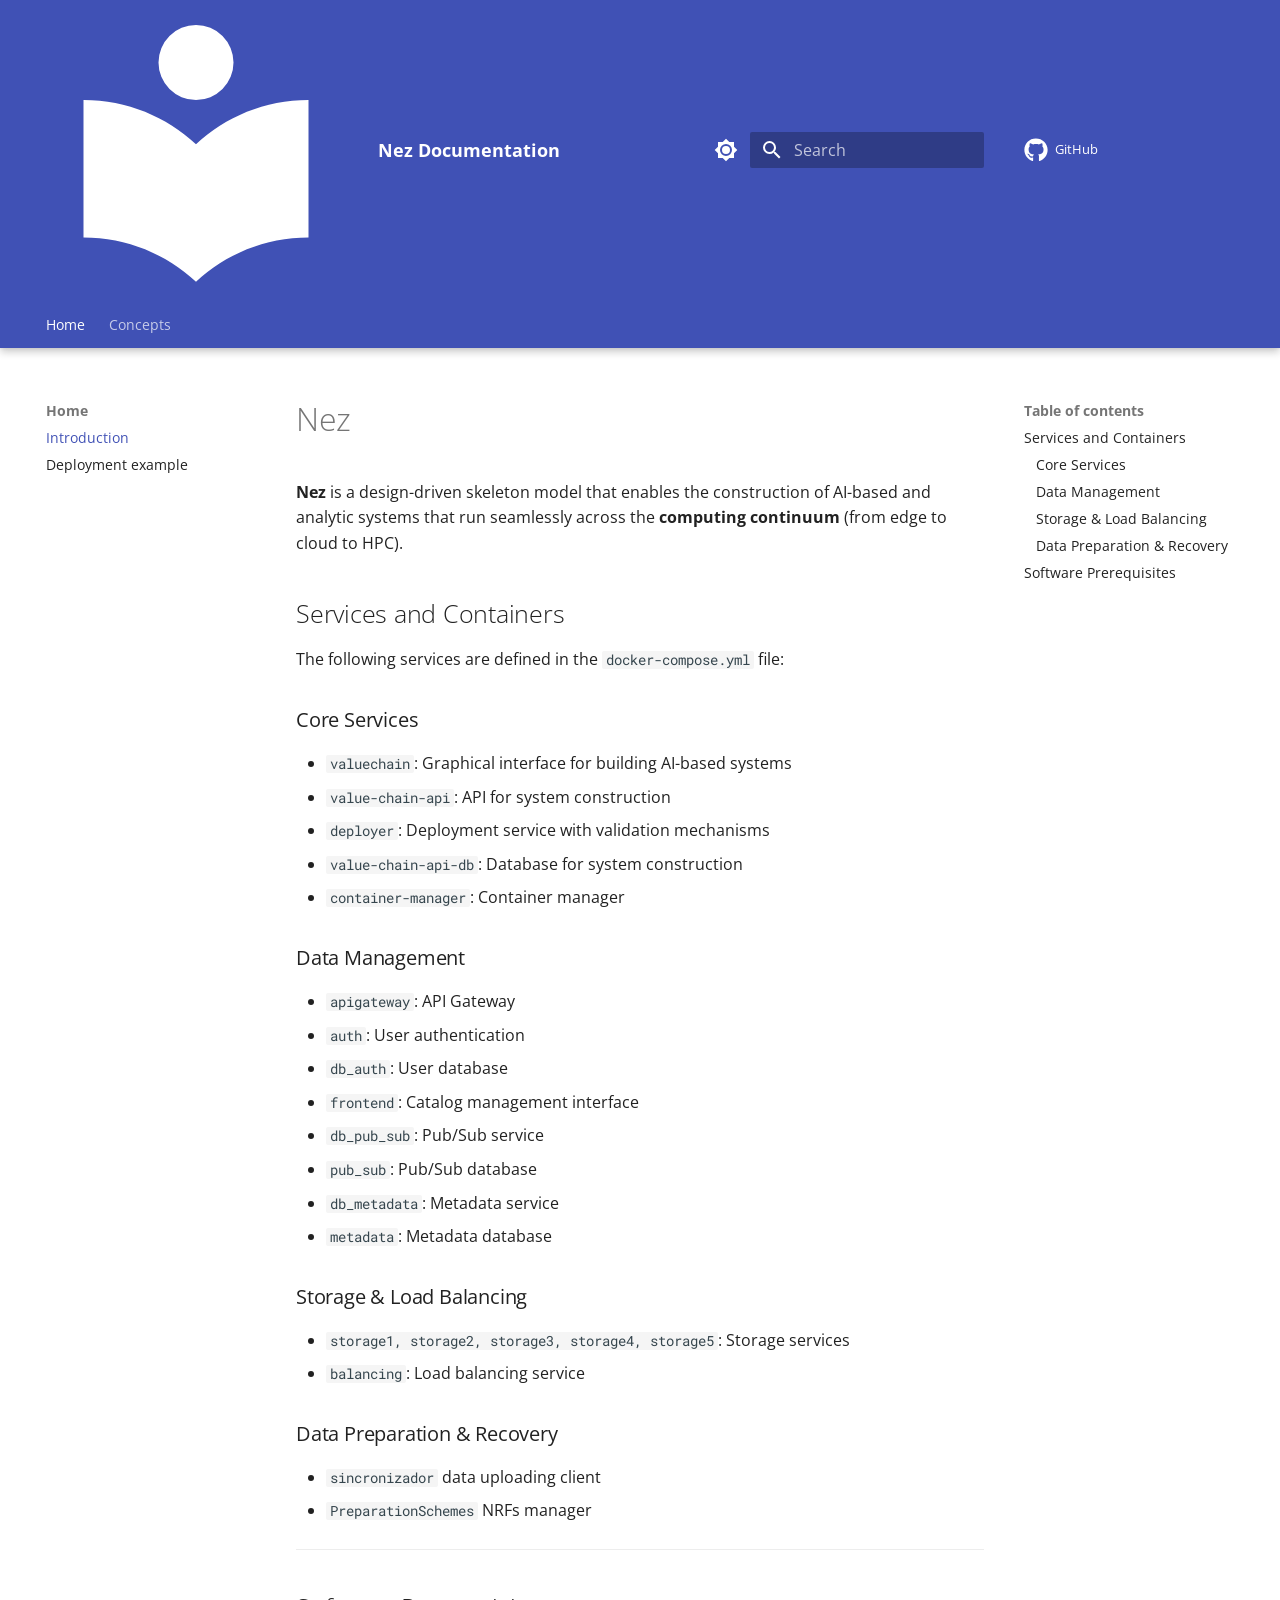
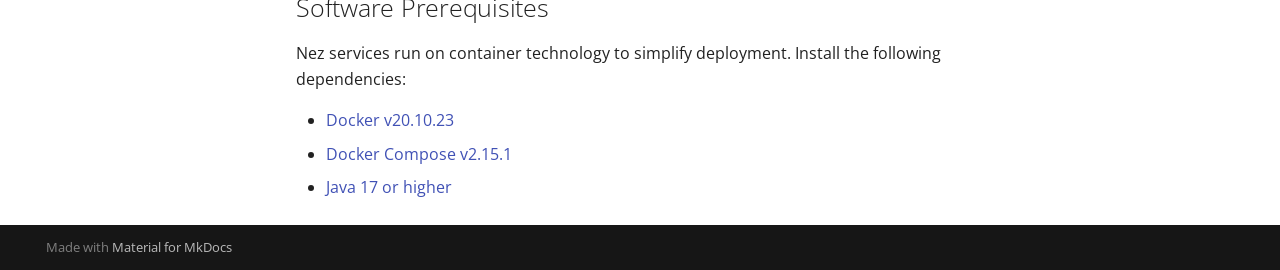
<file: index.html>
<!doctype html>
<html lang="en" class="no-js">
  <head>
    
      <meta charset="utf-8">
      <meta name="viewport" content="width=device-width,initial-scale=1">
      
      
      
        <link rel="canonical" href="https://coco-arcos.github.io/nez/">
      
      
      
        <link rel="next" href="example_deployment/">
      
      
        
      
      
      <link rel="icon" href="assets/images/favicon.png">
      <meta name="generator" content="mkdocs-1.6.1, mkdocs-material-9.7.6">
    
    
      
        <title>Introduction - Nez Documentation</title>
      
    
    
      <link rel="stylesheet" href="assets/stylesheets/main.484c7ddc.min.css">
      
        
        <link rel="stylesheet" href="assets/stylesheets/palette.ab4e12ef.min.css">
      
      


    
    
      
    
    
      
        
        
        <link rel="preconnect" href="https://fonts.gstatic.com" crossorigin>
        <link rel="stylesheet" href="https://fonts.googleapis.com/css?family=Open+Sans:300,300i,400,400i,700,700i%7CRoboto+Mono:400,400i,700,700i&display=fallback">
        <style>:root{--md-text-font:"Open Sans";--md-code-font:"Roboto Mono"}</style>
      
    
    
      <link rel="stylesheet" href="stylesheets/extra.css">
    
    <script>__md_scope=new URL(".",location),__md_hash=e=>[...e].reduce(((e,_)=>(e<<5)-e+_.charCodeAt(0)),0),__md_get=(e,_=localStorage,t=__md_scope)=>JSON.parse(_.getItem(t.pathname+"."+e)),__md_set=(e,_,t=localStorage,a=__md_scope)=>{try{t.setItem(a.pathname+"."+e,JSON.stringify(_))}catch(e){}}</script>
    
      

    
    
  </head>
  
  
    
    
      
    
    
    
    
    <body dir="ltr" data-md-color-scheme="default" data-md-color-primary="indigo" data-md-color-accent="indigo">
  
    
    <input class="md-toggle" data-md-toggle="drawer" type="checkbox" id="__drawer" autocomplete="off">
    <input class="md-toggle" data-md-toggle="search" type="checkbox" id="__search" autocomplete="off">
    <label class="md-overlay" for="__drawer"></label>
    <div data-md-component="skip">
      
        
        <a href="#nez" class="md-skip">
          Skip to content
        </a>
      
    </div>
    <div data-md-component="announce">
      
    </div>
    
    
      

  

<header class="md-header md-header--shadow md-header--lifted" data-md-component="header">
  <nav class="md-header__inner md-grid" aria-label="Header">
    <a href="." title="Nez Documentation" class="md-header__button md-logo" aria-label="Nez Documentation" data-md-component="logo">
      
  
  <svg xmlns="http://www.w3.org/2000/svg" viewBox="0 0 24 24"><path d="M12 8a3 3 0 0 0 3-3 3 3 0 0 0-3-3 3 3 0 0 0-3 3 3 3 0 0 0 3 3m0 3.54C9.64 9.35 6.5 8 3 8v11c3.5 0 6.64 1.35 9 3.54 2.36-2.19 5.5-3.54 9-3.54V8c-3.5 0-6.64 1.35-9 3.54"/></svg>

    </a>
    <label class="md-header__button md-icon" for="__drawer">
      
      <svg xmlns="http://www.w3.org/2000/svg" viewBox="0 0 24 24"><path d="M3 6h18v2H3zm0 5h18v2H3zm0 5h18v2H3z"/></svg>
    </label>
    <div class="md-header__title" data-md-component="header-title">
      <div class="md-header__ellipsis">
        <div class="md-header__topic">
          <span class="md-ellipsis">
            Nez Documentation
          </span>
        </div>
        <div class="md-header__topic" data-md-component="header-topic">
          <span class="md-ellipsis">
            
              Introduction
            
          </span>
        </div>
      </div>
    </div>
    
      
        <form class="md-header__option" data-md-component="palette">
  
    
    
    
    <input class="md-option" data-md-color-media="" data-md-color-scheme="default" data-md-color-primary="indigo" data-md-color-accent="indigo"  aria-label="Switch to dark mode"  type="radio" name="__palette" id="__palette_0">
    
      <label class="md-header__button md-icon" title="Switch to dark mode" for="__palette_1" hidden>
        <svg xmlns="http://www.w3.org/2000/svg" viewBox="0 0 24 24"><path d="M12 8a4 4 0 0 0-4 4 4 4 0 0 0 4 4 4 4 0 0 0 4-4 4 4 0 0 0-4-4m0 10a6 6 0 0 1-6-6 6 6 0 0 1 6-6 6 6 0 0 1 6 6 6 6 0 0 1-6 6m8-9.31V4h-4.69L12 .69 8.69 4H4v4.69L.69 12 4 15.31V20h4.69L12 23.31 15.31 20H20v-4.69L23.31 12z"/></svg>
      </label>
    
  
    
    
    
    <input class="md-option" data-md-color-media="" data-md-color-scheme="slate" data-md-color-primary="indigo" data-md-color-accent="indigo"  aria-label="Switch to light mode"  type="radio" name="__palette" id="__palette_1">
    
      <label class="md-header__button md-icon" title="Switch to light mode" for="__palette_0" hidden>
        <svg xmlns="http://www.w3.org/2000/svg" viewBox="0 0 24 24"><path d="M12 18c-.89 0-1.74-.2-2.5-.55C11.56 16.5 13 14.42 13 12s-1.44-4.5-3.5-5.45C10.26 6.2 11.11 6 12 6a6 6 0 0 1 6 6 6 6 0 0 1-6 6m8-9.31V4h-4.69L12 .69 8.69 4H4v4.69L.69 12 4 15.31V20h4.69L12 23.31 15.31 20H20v-4.69L23.31 12z"/></svg>
      </label>
    
  
</form>
      
    
    
      <script>var palette=__md_get("__palette");if(palette&&palette.color){if("(prefers-color-scheme)"===palette.color.media){var media=matchMedia("(prefers-color-scheme: light)"),input=document.querySelector(media.matches?"[data-md-color-media='(prefers-color-scheme: light)']":"[data-md-color-media='(prefers-color-scheme: dark)']");palette.color.media=input.getAttribute("data-md-color-media"),palette.color.scheme=input.getAttribute("data-md-color-scheme"),palette.color.primary=input.getAttribute("data-md-color-primary"),palette.color.accent=input.getAttribute("data-md-color-accent")}for(var[key,value]of Object.entries(palette.color))document.body.setAttribute("data-md-color-"+key,value)}</script>
    
    
    
      
      
        <label class="md-header__button md-icon" for="__search">
          
          <svg xmlns="http://www.w3.org/2000/svg" viewBox="0 0 24 24"><path d="M9.5 3A6.5 6.5 0 0 1 16 9.5c0 1.61-.59 3.09-1.56 4.23l.27.27h.79l5 5-1.5 1.5-5-5v-.79l-.27-.27A6.52 6.52 0 0 1 9.5 16 6.5 6.5 0 0 1 3 9.5 6.5 6.5 0 0 1 9.5 3m0 2C7 5 5 7 5 9.5S7 14 9.5 14 14 12 14 9.5 12 5 9.5 5"/></svg>
        </label>
        <div class="md-search" data-md-component="search" role="dialog">
  <label class="md-search__overlay" for="__search"></label>
  <div class="md-search__inner" role="search">
    <form class="md-search__form" name="search">
      <input type="text" class="md-search__input" name="query" aria-label="Search" placeholder="Search" autocapitalize="off" autocorrect="off" autocomplete="off" spellcheck="false" data-md-component="search-query" required>
      <label class="md-search__icon md-icon" for="__search">
        
        <svg xmlns="http://www.w3.org/2000/svg" viewBox="0 0 24 24"><path d="M9.5 3A6.5 6.5 0 0 1 16 9.5c0 1.61-.59 3.09-1.56 4.23l.27.27h.79l5 5-1.5 1.5-5-5v-.79l-.27-.27A6.52 6.52 0 0 1 9.5 16 6.5 6.5 0 0 1 3 9.5 6.5 6.5 0 0 1 9.5 3m0 2C7 5 5 7 5 9.5S7 14 9.5 14 14 12 14 9.5 12 5 9.5 5"/></svg>
        
        <svg xmlns="http://www.w3.org/2000/svg" viewBox="0 0 24 24"><path d="M20 11v2H8l5.5 5.5-1.42 1.42L4.16 12l7.92-7.92L13.5 5.5 8 11z"/></svg>
      </label>
      <nav class="md-search__options" aria-label="Search">
        
          <a href="javascript:void(0)" class="md-search__icon md-icon" title="Share" aria-label="Share" data-clipboard data-clipboard-text="" data-md-component="search-share" tabindex="-1">
            
            <svg xmlns="http://www.w3.org/2000/svg" viewBox="0 0 24 24"><path d="M18 16.08c-.76 0-1.44.3-1.96.77L8.91 12.7c.05-.23.09-.46.09-.7s-.04-.47-.09-.7l7.05-4.11c.54.5 1.25.81 2.04.81a3 3 0 0 0 3-3 3 3 0 0 0-3-3 3 3 0 0 0-3 3c0 .24.04.47.09.7L8.04 9.81C7.5 9.31 6.79 9 6 9a3 3 0 0 0-3 3 3 3 0 0 0 3 3c.79 0 1.5-.31 2.04-.81l7.12 4.15c-.05.21-.08.43-.08.66 0 1.61 1.31 2.91 2.92 2.91s2.92-1.3 2.92-2.91A2.92 2.92 0 0 0 18 16.08"/></svg>
          </a>
        
        <button type="reset" class="md-search__icon md-icon" title="Clear" aria-label="Clear" tabindex="-1">
          
          <svg xmlns="http://www.w3.org/2000/svg" viewBox="0 0 24 24"><path d="M19 6.41 17.59 5 12 10.59 6.41 5 5 6.41 10.59 12 5 17.59 6.41 19 12 13.41 17.59 19 19 17.59 13.41 12z"/></svg>
        </button>
      </nav>
      
        <div class="md-search__suggest" data-md-component="search-suggest"></div>
      
    </form>
    <div class="md-search__output">
      <div class="md-search__scrollwrap" tabindex="0" data-md-scrollfix>
        <div class="md-search-result" data-md-component="search-result">
          <div class="md-search-result__meta">
            Initializing search
          </div>
          <ol class="md-search-result__list" role="presentation"></ol>
        </div>
      </div>
    </div>
  </div>
</div>
      
    
    
      <div class="md-header__source">
        <a href="https://github.com/CoCo-ARCOS/Nez" title="Go to repository" class="md-source" data-md-component="source">
  <div class="md-source__icon md-icon">
    
    <svg xmlns="http://www.w3.org/2000/svg" viewBox="0 0 512 512"><!--! Font Awesome Free 7.1.0 by @fontawesome - https://fontawesome.com License - https://fontawesome.com/license/free (Icons: CC BY 4.0, Fonts: SIL OFL 1.1, Code: MIT License) Copyright 2025 Fonticons, Inc.--><path d="M173.9 397.4c0 2-2.3 3.6-5.2 3.6-3.3.3-5.6-1.3-5.6-3.6 0-2 2.3-3.6 5.2-3.6 3-.3 5.6 1.3 5.6 3.6m-31.1-4.5c-.7 2 1.3 4.3 4.3 4.9 2.6 1 5.6 0 6.2-2s-1.3-4.3-4.3-5.2c-2.6-.7-5.5.3-6.2 2.3m44.2-1.7c-2.9.7-4.9 2.6-4.6 4.9.3 2 2.9 3.3 5.9 2.6 2.9-.7 4.9-2.6 4.6-4.6-.3-1.9-3-3.2-5.9-2.9M252.8 8C114.1 8 8 113.3 8 252c0 110.9 69.8 205.8 169.5 239.2 12.8 2.3 17.3-5.6 17.3-12.1 0-6.2-.3-40.4-.3-61.4 0 0-70 15-84.7-29.8 0 0-11.4-29.1-27.8-36.6 0 0-22.9-15.7 1.6-15.4 0 0 24.9 2 38.6 25.8 21.9 38.6 58.6 27.5 72.9 20.9 2.3-16 8.8-27.1 16-33.7-55.9-6.2-112.3-14.3-112.3-110.5 0-27.5 7.6-41.3 23.6-58.9-2.6-6.5-11.1-33.3 2.6-67.9 20.9-6.5 69 27 69 27 20-5.6 41.5-8.5 62.8-8.5s42.8 2.9 62.8 8.5c0 0 48.1-33.6 69-27 13.7 34.7 5.2 61.4 2.6 67.9 16 17.7 25.8 31.5 25.8 58.9 0 96.5-58.9 104.2-114.8 110.5 9.2 7.9 17 22.9 17 46.4 0 33.7-.3 75.4-.3 83.6 0 6.5 4.6 14.4 17.3 12.1C436.2 457.8 504 362.9 504 252 504 113.3 391.5 8 252.8 8M105.2 352.9c-1.3 1-1 3.3.7 5.2 1.6 1.6 3.9 2.3 5.2 1 1.3-1 1-3.3-.7-5.2-1.6-1.6-3.9-2.3-5.2-1m-10.8-8.1c-.7 1.3.3 2.9 2.3 3.9 1.6 1 3.6.7 4.3-.7.7-1.3-.3-2.9-2.3-3.9-2-.6-3.6-.3-4.3.7m32.4 35.6c-1.6 1.3-1 4.3 1.3 6.2 2.3 2.3 5.2 2.6 6.5 1 1.3-1.3.7-4.3-1.3-6.2-2.2-2.3-5.2-2.6-6.5-1m-11.4-14.7c-1.6 1-1.6 3.6 0 5.9s4.3 3.3 5.6 2.3c1.6-1.3 1.6-3.9 0-6.2-1.4-2.3-4-3.3-5.6-2"/></svg>
  </div>
  <div class="md-source__repository">
    GitHub
  </div>
</a>
      </div>
    
  </nav>
  
    
      
<nav class="md-tabs" aria-label="Tabs" data-md-component="tabs">
  <div class="md-grid">
    <ul class="md-tabs__list">
      
        
  
  
  
    
  
  
    
    
      <li class="md-tabs__item md-tabs__item--active">
        <a href="." class="md-tabs__link">
          
  
  
  Home

        </a>
      </li>
    
  

      
        
  
  
  
  
    
    
      <li class="md-tabs__item">
        <a href="concepts/" class="md-tabs__link">
          
  
  
  Concepts

        </a>
      </li>
    
  

      
    </ul>
  </div>
</nav>
    
  
</header>
    
    <div class="md-container" data-md-component="container">
      
      
        
      
      <main class="md-main" data-md-component="main">
        <div class="md-main__inner md-grid">
          
            
              
              <div class="md-sidebar md-sidebar--primary" data-md-component="sidebar" data-md-type="navigation" >
                <div class="md-sidebar__scrollwrap">
                  <div class="md-sidebar__inner">
                    


  


<nav class="md-nav md-nav--primary md-nav--lifted" aria-label="Navigation" data-md-level="0">
  <label class="md-nav__title" for="__drawer">
    <a href="." title="Nez Documentation" class="md-nav__button md-logo" aria-label="Nez Documentation" data-md-component="logo">
      
  
  <svg xmlns="http://www.w3.org/2000/svg" viewBox="0 0 24 24"><path d="M12 8a3 3 0 0 0 3-3 3 3 0 0 0-3-3 3 3 0 0 0-3 3 3 3 0 0 0 3 3m0 3.54C9.64 9.35 6.5 8 3 8v11c3.5 0 6.64 1.35 9 3.54 2.36-2.19 5.5-3.54 9-3.54V8c-3.5 0-6.64 1.35-9 3.54"/></svg>

    </a>
    Nez Documentation
  </label>
  
    <div class="md-nav__source">
      <a href="https://github.com/CoCo-ARCOS/Nez" title="Go to repository" class="md-source" data-md-component="source">
  <div class="md-source__icon md-icon">
    
    <svg xmlns="http://www.w3.org/2000/svg" viewBox="0 0 512 512"><!--! Font Awesome Free 7.1.0 by @fontawesome - https://fontawesome.com License - https://fontawesome.com/license/free (Icons: CC BY 4.0, Fonts: SIL OFL 1.1, Code: MIT License) Copyright 2025 Fonticons, Inc.--><path d="M173.9 397.4c0 2-2.3 3.6-5.2 3.6-3.3.3-5.6-1.3-5.6-3.6 0-2 2.3-3.6 5.2-3.6 3-.3 5.6 1.3 5.6 3.6m-31.1-4.5c-.7 2 1.3 4.3 4.3 4.9 2.6 1 5.6 0 6.2-2s-1.3-4.3-4.3-5.2c-2.6-.7-5.5.3-6.2 2.3m44.2-1.7c-2.9.7-4.9 2.6-4.6 4.9.3 2 2.9 3.3 5.9 2.6 2.9-.7 4.9-2.6 4.6-4.6-.3-1.9-3-3.2-5.9-2.9M252.8 8C114.1 8 8 113.3 8 252c0 110.9 69.8 205.8 169.5 239.2 12.8 2.3 17.3-5.6 17.3-12.1 0-6.2-.3-40.4-.3-61.4 0 0-70 15-84.7-29.8 0 0-11.4-29.1-27.8-36.6 0 0-22.9-15.7 1.6-15.4 0 0 24.9 2 38.6 25.8 21.9 38.6 58.6 27.5 72.9 20.9 2.3-16 8.8-27.1 16-33.7-55.9-6.2-112.3-14.3-112.3-110.5 0-27.5 7.6-41.3 23.6-58.9-2.6-6.5-11.1-33.3 2.6-67.9 20.9-6.5 69 27 69 27 20-5.6 41.5-8.5 62.8-8.5s42.8 2.9 62.8 8.5c0 0 48.1-33.6 69-27 13.7 34.7 5.2 61.4 2.6 67.9 16 17.7 25.8 31.5 25.8 58.9 0 96.5-58.9 104.2-114.8 110.5 9.2 7.9 17 22.9 17 46.4 0 33.7-.3 75.4-.3 83.6 0 6.5 4.6 14.4 17.3 12.1C436.2 457.8 504 362.9 504 252 504 113.3 391.5 8 252.8 8M105.2 352.9c-1.3 1-1 3.3.7 5.2 1.6 1.6 3.9 2.3 5.2 1 1.3-1 1-3.3-.7-5.2-1.6-1.6-3.9-2.3-5.2-1m-10.8-8.1c-.7 1.3.3 2.9 2.3 3.9 1.6 1 3.6.7 4.3-.7.7-1.3-.3-2.9-2.3-3.9-2-.6-3.6-.3-4.3.7m32.4 35.6c-1.6 1.3-1 4.3 1.3 6.2 2.3 2.3 5.2 2.6 6.5 1 1.3-1.3.7-4.3-1.3-6.2-2.2-2.3-5.2-2.6-6.5-1m-11.4-14.7c-1.6 1-1.6 3.6 0 5.9s4.3 3.3 5.6 2.3c1.6-1.3 1.6-3.9 0-6.2-1.4-2.3-4-3.3-5.6-2"/></svg>
  </div>
  <div class="md-source__repository">
    GitHub
  </div>
</a>
    </div>
  
  <ul class="md-nav__list" data-md-scrollfix>
    
      
      
  
  
    
  
  
  
    
    
    
    
      
        
        
      
      
        
      
    
    
    <li class="md-nav__item md-nav__item--active md-nav__item--section md-nav__item--nested">
      
        
        
        <input class="md-nav__toggle md-toggle " type="checkbox" id="__nav_1" checked>
        
          
          <label class="md-nav__link" for="__nav_1" id="__nav_1_label" tabindex="">
            
  
  
  <span class="md-ellipsis">
    
  
    Home
  

    
  </span>
  
  

            <span class="md-nav__icon md-icon"></span>
          </label>
        
        <nav class="md-nav" data-md-level="1" aria-labelledby="__nav_1_label" aria-expanded="true">
          <label class="md-nav__title" for="__nav_1">
            <span class="md-nav__icon md-icon"></span>
            
  
    Home
  

          </label>
          <ul class="md-nav__list" data-md-scrollfix>
            
              
                
  
  
    
  
  
  
    <li class="md-nav__item md-nav__item--active">
      
      <input class="md-nav__toggle md-toggle" type="checkbox" id="__toc">
      
      
        
      
      
        <label class="md-nav__link md-nav__link--active" for="__toc">
          
  
  
  <span class="md-ellipsis">
    
  
    Introduction
  

    
  </span>
  
  

          <span class="md-nav__icon md-icon"></span>
        </label>
      
      <a href="." class="md-nav__link md-nav__link--active">
        
  
  
  <span class="md-ellipsis">
    
  
    Introduction
  

    
  </span>
  
  

      </a>
      
        

<nav class="md-nav md-nav--secondary" aria-label="Table of contents">
  
  
  
    
  
  
    <label class="md-nav__title" for="__toc">
      <span class="md-nav__icon md-icon"></span>
      Table of contents
    </label>
    <ul class="md-nav__list" data-md-component="toc" data-md-scrollfix>
      
        <li class="md-nav__item">
  <a href="#services-and-containers" class="md-nav__link">
    <span class="md-ellipsis">
      
        Services and Containers
      
    </span>
  </a>
  
    <nav class="md-nav" aria-label="Services and Containers">
      <ul class="md-nav__list">
        
          <li class="md-nav__item">
  <a href="#core-services" class="md-nav__link">
    <span class="md-ellipsis">
      
        Core Services
      
    </span>
  </a>
  
</li>
        
          <li class="md-nav__item">
  <a href="#data-management" class="md-nav__link">
    <span class="md-ellipsis">
      
        Data Management
      
    </span>
  </a>
  
</li>
        
          <li class="md-nav__item">
  <a href="#storage-load-balancing" class="md-nav__link">
    <span class="md-ellipsis">
      
        Storage &amp; Load Balancing
      
    </span>
  </a>
  
</li>
        
          <li class="md-nav__item">
  <a href="#data-preparation-recovery" class="md-nav__link">
    <span class="md-ellipsis">
      
        Data Preparation &amp; Recovery
      
    </span>
  </a>
  
</li>
        
      </ul>
    </nav>
  
</li>
      
        <li class="md-nav__item">
  <a href="#software-prerequisites" class="md-nav__link">
    <span class="md-ellipsis">
      
        Software Prerequisites
      
    </span>
  </a>
  
</li>
      
    </ul>
  
</nav>
      
    </li>
  

              
            
              
                
  
  
  
  
    <li class="md-nav__item">
      <a href="example_deployment/" class="md-nav__link">
        
  
  
  <span class="md-ellipsis">
    
  
    Deployment example
  

    
  </span>
  
  

      </a>
    </li>
  

              
            
          </ul>
        </nav>
      
    </li>
  

    
      
      
  
  
  
  
    
    
    
    
      
      
        
      
    
    
    <li class="md-nav__item md-nav__item--nested">
      
        
        
        <input class="md-nav__toggle md-toggle " type="checkbox" id="__nav_2" >
        
          
          <label class="md-nav__link" for="__nav_2" id="__nav_2_label" tabindex="0">
            
  
  
  <span class="md-ellipsis">
    
  
    Concepts
  

    
  </span>
  
  

            <span class="md-nav__icon md-icon"></span>
          </label>
        
        <nav class="md-nav" data-md-level="1" aria-labelledby="__nav_2_label" aria-expanded="false">
          <label class="md-nav__title" for="__nav_2">
            <span class="md-nav__icon md-icon"></span>
            
  
    Concepts
  

          </label>
          <ul class="md-nav__list" data-md-scrollfix>
            
              
                
  
  
  
  
    <li class="md-nav__item">
      <a href="concepts/" class="md-nav__link">
        
  
  
  <span class="md-ellipsis">
    
  
    Nez
  

    
  </span>
  
  

      </a>
    </li>
  

              
            
              
                
  
  
  
  
    <li class="md-nav__item">
      <a href="concepts/overview/" class="md-nav__link">
        
  
  
  <span class="md-ellipsis">
    
  
    Overview
  

    
  </span>
  
  

      </a>
    </li>
  

              
            
              
                
  
  
  
  
    <li class="md-nav__item">
      <a href="concepts/architecture/" class="md-nav__link">
        
  
  
  <span class="md-ellipsis">
    
  
    Architecture
  

    
  </span>
  
  

      </a>
    </li>
  

              
            
              
                
  
  
  
  
    <li class="md-nav__item">
      <a href="concepts/features/" class="md-nav__link">
        
  
  
  <span class="md-ellipsis">
    
  
    Features
  

    
  </span>
  
  

      </a>
    </li>
  

              
            
          </ul>
        </nav>
      
    </li>
  

    
  </ul>
</nav>
                  </div>
                </div>
              </div>
            
            
              
              <div class="md-sidebar md-sidebar--secondary" data-md-component="sidebar" data-md-type="toc" >
                <div class="md-sidebar__scrollwrap">
                  <div class="md-sidebar__inner">
                    

<nav class="md-nav md-nav--secondary" aria-label="Table of contents">
  
  
  
    
  
  
    <label class="md-nav__title" for="__toc">
      <span class="md-nav__icon md-icon"></span>
      Table of contents
    </label>
    <ul class="md-nav__list" data-md-component="toc" data-md-scrollfix>
      
        <li class="md-nav__item">
  <a href="#services-and-containers" class="md-nav__link">
    <span class="md-ellipsis">
      
        Services and Containers
      
    </span>
  </a>
  
    <nav class="md-nav" aria-label="Services and Containers">
      <ul class="md-nav__list">
        
          <li class="md-nav__item">
  <a href="#core-services" class="md-nav__link">
    <span class="md-ellipsis">
      
        Core Services
      
    </span>
  </a>
  
</li>
        
          <li class="md-nav__item">
  <a href="#data-management" class="md-nav__link">
    <span class="md-ellipsis">
      
        Data Management
      
    </span>
  </a>
  
</li>
        
          <li class="md-nav__item">
  <a href="#storage-load-balancing" class="md-nav__link">
    <span class="md-ellipsis">
      
        Storage &amp; Load Balancing
      
    </span>
  </a>
  
</li>
        
          <li class="md-nav__item">
  <a href="#data-preparation-recovery" class="md-nav__link">
    <span class="md-ellipsis">
      
        Data Preparation &amp; Recovery
      
    </span>
  </a>
  
</li>
        
      </ul>
    </nav>
  
</li>
      
        <li class="md-nav__item">
  <a href="#software-prerequisites" class="md-nav__link">
    <span class="md-ellipsis">
      
        Software Prerequisites
      
    </span>
  </a>
  
</li>
      
    </ul>
  
</nav>
                  </div>
                </div>
              </div>
            
          
          
            <div class="md-content" data-md-component="content">
              
                




              
              <article class="md-content__inner md-typeset">
                
                  


  
  


<h1 id="nez">Nez</h1>
<p><strong>Nez</strong> is a design-driven skeleton model that enables the construction of AI-based and analytic systems that run seamlessly across the <strong>computing continuum</strong> (from edge to cloud to HPC).</p>
<h2 id="services-and-containers">Services and Containers</h2>
<p>The following services are defined in the <code>docker-compose.yml</code> file:</p>
<h3 id="core-services">Core Services</h3>
<ul>
<li><code>valuechain</code>: Graphical interface for building AI-based systems  </li>
<li><code>value-chain-api</code>: API for system construction  </li>
<li><code>deployer</code>: Deployment service with validation mechanisms  </li>
<li><code>value-chain-api-db</code>: Database for system construction  </li>
<li><code>container-manager</code>: Container manager  </li>
</ul>
<h3 id="data-management">Data Management</h3>
<ul>
<li><code>apigateway</code>: API Gateway  </li>
<li><code>auth</code>: User authentication  </li>
<li><code>db_auth</code>: User database  </li>
<li><code>frontend</code>: Catalog management interface  </li>
<li><code>db_pub_sub</code>: Pub/Sub service  </li>
<li><code>pub_sub</code>: Pub/Sub database  </li>
<li><code>db_metadata</code>: Metadata service  </li>
<li><code>metadata</code>: Metadata database  </li>
</ul>
<h3 id="storage-load-balancing">Storage &amp; Load Balancing</h3>
<ul>
<li><code>storage1, storage2, storage3, storage4, storage5</code>: Storage services  </li>
<li><code>balancing</code>: Load balancing service  </li>
</ul>
<h3 id="data-preparation-recovery">Data Preparation &amp; Recovery</h3>
<ul>
<li><code>sincronizador</code>  data uploading client</li>
<li><code>PreparationSchemes</code>  NRFs manager</li>
</ul>
<hr />
<h2 id="software-prerequisites">Software Prerequisites</h2>
<p>Nez services run on container technology to simplify deployment. Install the following dependencies:</p>
<ul>
<li><a href="https://docs.docker.com/engine/install/ubuntu/">Docker v20.10.23</a>  </li>
<li><a href="https://docs.docker.com/compose/install/">Docker Compose v2.15.1</a>  </li>
<li><a href="https://www.oracle.com/java/technologies/javase/jdk17-archive-downloads.html">Java 17 or higher</a>  </li>
</ul>












                
              </article>
            </div>
          
          
<script>var target=document.getElementById(location.hash.slice(1));target&&target.name&&(target.checked=target.name.startsWith("__tabbed_"))</script>
        </div>
        
          <button type="button" class="md-top md-icon" data-md-component="top" hidden>
  
  <svg xmlns="http://www.w3.org/2000/svg" viewBox="0 0 24 24"><path d="M13 20h-2V8l-5.5 5.5-1.42-1.42L12 4.16l7.92 7.92-1.42 1.42L13 8z"/></svg>
  Back to top
</button>
        
      </main>
      
        <footer class="md-footer">
  
  <div class="md-footer-meta md-typeset">
    <div class="md-footer-meta__inner md-grid">
      <div class="md-copyright">
  
  
    Made with
    <a href="https://squidfunk.github.io/mkdocs-material/" target="_blank" rel="noopener">
      Material for MkDocs
    </a>
  
</div>
      
    </div>
  </div>
</footer>
      
    </div>
    <div class="md-dialog" data-md-component="dialog">
      <div class="md-dialog__inner md-typeset"></div>
    </div>
    
    
    
      
      
      <script id="__config" type="application/json">{"annotate": null, "base": ".", "features": ["content.code.annotate", "content.code.copy", "content.code.select", "navigation.path", "navigation.sections", "navigation.tabs", "navigation.top", "navigation.tabs.sticky", "navigation.tracking", "search.highlight", "search.share", "search.suggest", "toc.follow"], "search": "assets/javascripts/workers/search.2c215733.min.js", "tags": null, "translations": {"clipboard.copied": "Copied to clipboard", "clipboard.copy": "Copy to clipboard", "search.result.more.one": "1 more on this page", "search.result.more.other": "# more on this page", "search.result.none": "No matching documents", "search.result.one": "1 matching document", "search.result.other": "# matching documents", "search.result.placeholder": "Type to start searching", "search.result.term.missing": "Missing", "select.version": "Select version"}, "version": null}</script>
    
    
      <script src="assets/javascripts/bundle.79ae519e.min.js"></script>
      
    
  </body>
</html>
</file>
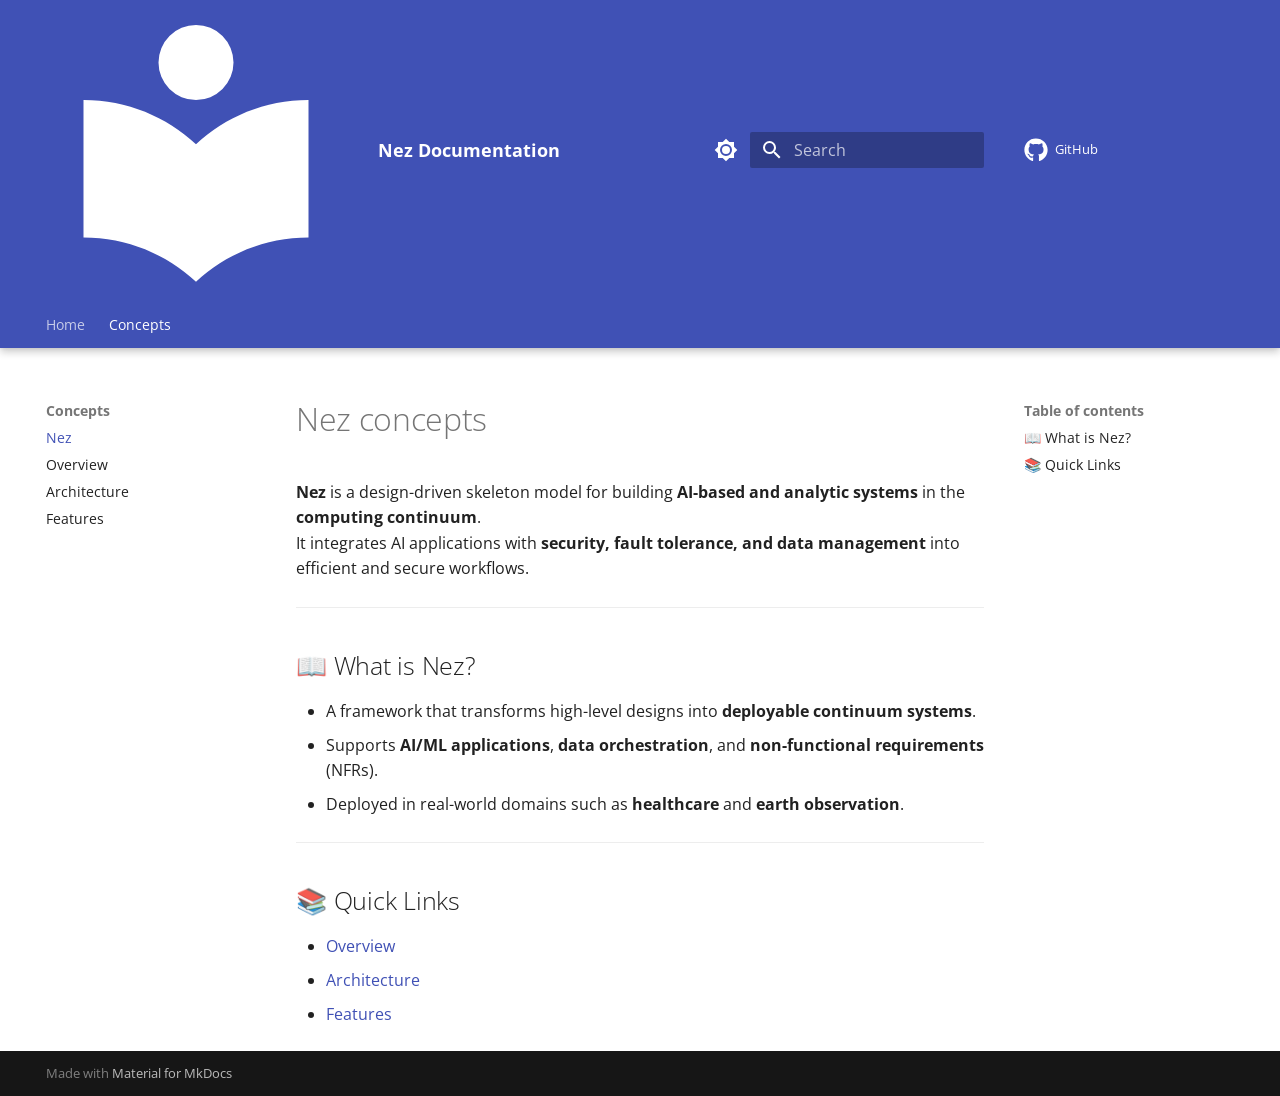
<file: concepts/index.html>
<!doctype html>
<html lang="en" class="no-js">
  <head>
    
      <meta charset="utf-8">
      <meta name="viewport" content="width=device-width,initial-scale=1">
      
      
      
        <link rel="canonical" href="https://coco-arcos.github.io/nez/concepts/">
      
      
        <link rel="prev" href="../example_deployment/">
      
      
        <link rel="next" href="overview/">
      
      
        
      
      
      <link rel="icon" href="../assets/images/favicon.png">
      <meta name="generator" content="mkdocs-1.6.1, mkdocs-material-9.7.6">
    
    
      
        <title>Nez - Nez Documentation</title>
      
    
    
      <link rel="stylesheet" href="../assets/stylesheets/main.484c7ddc.min.css">
      
        
        <link rel="stylesheet" href="../assets/stylesheets/palette.ab4e12ef.min.css">
      
      


    
    
      
    
    
      
        
        
        <link rel="preconnect" href="https://fonts.gstatic.com" crossorigin>
        <link rel="stylesheet" href="https://fonts.googleapis.com/css?family=Open+Sans:300,300i,400,400i,700,700i%7CRoboto+Mono:400,400i,700,700i&display=fallback">
        <style>:root{--md-text-font:"Open Sans";--md-code-font:"Roboto Mono"}</style>
      
    
    
      <link rel="stylesheet" href="../stylesheets/extra.css">
    
    <script>__md_scope=new URL("..",location),__md_hash=e=>[...e].reduce(((e,_)=>(e<<5)-e+_.charCodeAt(0)),0),__md_get=(e,_=localStorage,t=__md_scope)=>JSON.parse(_.getItem(t.pathname+"."+e)),__md_set=(e,_,t=localStorage,a=__md_scope)=>{try{t.setItem(a.pathname+"."+e,JSON.stringify(_))}catch(e){}}</script>
    
      

    
    
  </head>
  
  
    
    
      
    
    
    
    
    <body dir="ltr" data-md-color-scheme="default" data-md-color-primary="indigo" data-md-color-accent="indigo">
  
    
    <input class="md-toggle" data-md-toggle="drawer" type="checkbox" id="__drawer" autocomplete="off">
    <input class="md-toggle" data-md-toggle="search" type="checkbox" id="__search" autocomplete="off">
    <label class="md-overlay" for="__drawer"></label>
    <div data-md-component="skip">
      
        
        <a href="#nez-concepts" class="md-skip">
          Skip to content
        </a>
      
    </div>
    <div data-md-component="announce">
      
    </div>
    
    
      

  

<header class="md-header md-header--shadow md-header--lifted" data-md-component="header">
  <nav class="md-header__inner md-grid" aria-label="Header">
    <a href=".." title="Nez Documentation" class="md-header__button md-logo" aria-label="Nez Documentation" data-md-component="logo">
      
  
  <svg xmlns="http://www.w3.org/2000/svg" viewBox="0 0 24 24"><path d="M12 8a3 3 0 0 0 3-3 3 3 0 0 0-3-3 3 3 0 0 0-3 3 3 3 0 0 0 3 3m0 3.54C9.64 9.35 6.5 8 3 8v11c3.5 0 6.64 1.35 9 3.54 2.36-2.19 5.5-3.54 9-3.54V8c-3.5 0-6.64 1.35-9 3.54"/></svg>

    </a>
    <label class="md-header__button md-icon" for="__drawer">
      
      <svg xmlns="http://www.w3.org/2000/svg" viewBox="0 0 24 24"><path d="M3 6h18v2H3zm0 5h18v2H3zm0 5h18v2H3z"/></svg>
    </label>
    <div class="md-header__title" data-md-component="header-title">
      <div class="md-header__ellipsis">
        <div class="md-header__topic">
          <span class="md-ellipsis">
            Nez Documentation
          </span>
        </div>
        <div class="md-header__topic" data-md-component="header-topic">
          <span class="md-ellipsis">
            
              Nez
            
          </span>
        </div>
      </div>
    </div>
    
      
        <form class="md-header__option" data-md-component="palette">
  
    
    
    
    <input class="md-option" data-md-color-media="" data-md-color-scheme="default" data-md-color-primary="indigo" data-md-color-accent="indigo"  aria-label="Switch to dark mode"  type="radio" name="__palette" id="__palette_0">
    
      <label class="md-header__button md-icon" title="Switch to dark mode" for="__palette_1" hidden>
        <svg xmlns="http://www.w3.org/2000/svg" viewBox="0 0 24 24"><path d="M12 8a4 4 0 0 0-4 4 4 4 0 0 0 4 4 4 4 0 0 0 4-4 4 4 0 0 0-4-4m0 10a6 6 0 0 1-6-6 6 6 0 0 1 6-6 6 6 0 0 1 6 6 6 6 0 0 1-6 6m8-9.31V4h-4.69L12 .69 8.69 4H4v4.69L.69 12 4 15.31V20h4.69L12 23.31 15.31 20H20v-4.69L23.31 12z"/></svg>
      </label>
    
  
    
    
    
    <input class="md-option" data-md-color-media="" data-md-color-scheme="slate" data-md-color-primary="indigo" data-md-color-accent="indigo"  aria-label="Switch to light mode"  type="radio" name="__palette" id="__palette_1">
    
      <label class="md-header__button md-icon" title="Switch to light mode" for="__palette_0" hidden>
        <svg xmlns="http://www.w3.org/2000/svg" viewBox="0 0 24 24"><path d="M12 18c-.89 0-1.74-.2-2.5-.55C11.56 16.5 13 14.42 13 12s-1.44-4.5-3.5-5.45C10.26 6.2 11.11 6 12 6a6 6 0 0 1 6 6 6 6 0 0 1-6 6m8-9.31V4h-4.69L12 .69 8.69 4H4v4.69L.69 12 4 15.31V20h4.69L12 23.31 15.31 20H20v-4.69L23.31 12z"/></svg>
      </label>
    
  
</form>
      
    
    
      <script>var palette=__md_get("__palette");if(palette&&palette.color){if("(prefers-color-scheme)"===palette.color.media){var media=matchMedia("(prefers-color-scheme: light)"),input=document.querySelector(media.matches?"[data-md-color-media='(prefers-color-scheme: light)']":"[data-md-color-media='(prefers-color-scheme: dark)']");palette.color.media=input.getAttribute("data-md-color-media"),palette.color.scheme=input.getAttribute("data-md-color-scheme"),palette.color.primary=input.getAttribute("data-md-color-primary"),palette.color.accent=input.getAttribute("data-md-color-accent")}for(var[key,value]of Object.entries(palette.color))document.body.setAttribute("data-md-color-"+key,value)}</script>
    
    
    
      
      
        <label class="md-header__button md-icon" for="__search">
          
          <svg xmlns="http://www.w3.org/2000/svg" viewBox="0 0 24 24"><path d="M9.5 3A6.5 6.5 0 0 1 16 9.5c0 1.61-.59 3.09-1.56 4.23l.27.27h.79l5 5-1.5 1.5-5-5v-.79l-.27-.27A6.52 6.52 0 0 1 9.5 16 6.5 6.5 0 0 1 3 9.5 6.5 6.5 0 0 1 9.5 3m0 2C7 5 5 7 5 9.5S7 14 9.5 14 14 12 14 9.5 12 5 9.5 5"/></svg>
        </label>
        <div class="md-search" data-md-component="search" role="dialog">
  <label class="md-search__overlay" for="__search"></label>
  <div class="md-search__inner" role="search">
    <form class="md-search__form" name="search">
      <input type="text" class="md-search__input" name="query" aria-label="Search" placeholder="Search" autocapitalize="off" autocorrect="off" autocomplete="off" spellcheck="false" data-md-component="search-query" required>
      <label class="md-search__icon md-icon" for="__search">
        
        <svg xmlns="http://www.w3.org/2000/svg" viewBox="0 0 24 24"><path d="M9.5 3A6.5 6.5 0 0 1 16 9.5c0 1.61-.59 3.09-1.56 4.23l.27.27h.79l5 5-1.5 1.5-5-5v-.79l-.27-.27A6.52 6.52 0 0 1 9.5 16 6.5 6.5 0 0 1 3 9.5 6.5 6.5 0 0 1 9.5 3m0 2C7 5 5 7 5 9.5S7 14 9.5 14 14 12 14 9.5 12 5 9.5 5"/></svg>
        
        <svg xmlns="http://www.w3.org/2000/svg" viewBox="0 0 24 24"><path d="M20 11v2H8l5.5 5.5-1.42 1.42L4.16 12l7.92-7.92L13.5 5.5 8 11z"/></svg>
      </label>
      <nav class="md-search__options" aria-label="Search">
        
          <a href="javascript:void(0)" class="md-search__icon md-icon" title="Share" aria-label="Share" data-clipboard data-clipboard-text="" data-md-component="search-share" tabindex="-1">
            
            <svg xmlns="http://www.w3.org/2000/svg" viewBox="0 0 24 24"><path d="M18 16.08c-.76 0-1.44.3-1.96.77L8.91 12.7c.05-.23.09-.46.09-.7s-.04-.47-.09-.7l7.05-4.11c.54.5 1.25.81 2.04.81a3 3 0 0 0 3-3 3 3 0 0 0-3-3 3 3 0 0 0-3 3c0 .24.04.47.09.7L8.04 9.81C7.5 9.31 6.79 9 6 9a3 3 0 0 0-3 3 3 3 0 0 0 3 3c.79 0 1.5-.31 2.04-.81l7.12 4.15c-.05.21-.08.43-.08.66 0 1.61 1.31 2.91 2.92 2.91s2.92-1.3 2.92-2.91A2.92 2.92 0 0 0 18 16.08"/></svg>
          </a>
        
        <button type="reset" class="md-search__icon md-icon" title="Clear" aria-label="Clear" tabindex="-1">
          
          <svg xmlns="http://www.w3.org/2000/svg" viewBox="0 0 24 24"><path d="M19 6.41 17.59 5 12 10.59 6.41 5 5 6.41 10.59 12 5 17.59 6.41 19 12 13.41 17.59 19 19 17.59 13.41 12z"/></svg>
        </button>
      </nav>
      
        <div class="md-search__suggest" data-md-component="search-suggest"></div>
      
    </form>
    <div class="md-search__output">
      <div class="md-search__scrollwrap" tabindex="0" data-md-scrollfix>
        <div class="md-search-result" data-md-component="search-result">
          <div class="md-search-result__meta">
            Initializing search
          </div>
          <ol class="md-search-result__list" role="presentation"></ol>
        </div>
      </div>
    </div>
  </div>
</div>
      
    
    
      <div class="md-header__source">
        <a href="https://github.com/CoCo-ARCOS/Nez" title="Go to repository" class="md-source" data-md-component="source">
  <div class="md-source__icon md-icon">
    
    <svg xmlns="http://www.w3.org/2000/svg" viewBox="0 0 512 512"><!--! Font Awesome Free 7.1.0 by @fontawesome - https://fontawesome.com License - https://fontawesome.com/license/free (Icons: CC BY 4.0, Fonts: SIL OFL 1.1, Code: MIT License) Copyright 2025 Fonticons, Inc.--><path d="M173.9 397.4c0 2-2.3 3.6-5.2 3.6-3.3.3-5.6-1.3-5.6-3.6 0-2 2.3-3.6 5.2-3.6 3-.3 5.6 1.3 5.6 3.6m-31.1-4.5c-.7 2 1.3 4.3 4.3 4.9 2.6 1 5.6 0 6.2-2s-1.3-4.3-4.3-5.2c-2.6-.7-5.5.3-6.2 2.3m44.2-1.7c-2.9.7-4.9 2.6-4.6 4.9.3 2 2.9 3.3 5.9 2.6 2.9-.7 4.9-2.6 4.6-4.6-.3-1.9-3-3.2-5.9-2.9M252.8 8C114.1 8 8 113.3 8 252c0 110.9 69.8 205.8 169.5 239.2 12.8 2.3 17.3-5.6 17.3-12.1 0-6.2-.3-40.4-.3-61.4 0 0-70 15-84.7-29.8 0 0-11.4-29.1-27.8-36.6 0 0-22.9-15.7 1.6-15.4 0 0 24.9 2 38.6 25.8 21.9 38.6 58.6 27.5 72.9 20.9 2.3-16 8.8-27.1 16-33.7-55.9-6.2-112.3-14.3-112.3-110.5 0-27.5 7.6-41.3 23.6-58.9-2.6-6.5-11.1-33.3 2.6-67.9 20.9-6.5 69 27 69 27 20-5.6 41.5-8.5 62.8-8.5s42.8 2.9 62.8 8.5c0 0 48.1-33.6 69-27 13.7 34.7 5.2 61.4 2.6 67.9 16 17.7 25.8 31.5 25.8 58.9 0 96.5-58.9 104.2-114.8 110.5 9.2 7.9 17 22.9 17 46.4 0 33.7-.3 75.4-.3 83.6 0 6.5 4.6 14.4 17.3 12.1C436.2 457.8 504 362.9 504 252 504 113.3 391.5 8 252.8 8M105.2 352.9c-1.3 1-1 3.3.7 5.2 1.6 1.6 3.9 2.3 5.2 1 1.3-1 1-3.3-.7-5.2-1.6-1.6-3.9-2.3-5.2-1m-10.8-8.1c-.7 1.3.3 2.9 2.3 3.9 1.6 1 3.6.7 4.3-.7.7-1.3-.3-2.9-2.3-3.9-2-.6-3.6-.3-4.3.7m32.4 35.6c-1.6 1.3-1 4.3 1.3 6.2 2.3 2.3 5.2 2.6 6.5 1 1.3-1.3.7-4.3-1.3-6.2-2.2-2.3-5.2-2.6-6.5-1m-11.4-14.7c-1.6 1-1.6 3.6 0 5.9s4.3 3.3 5.6 2.3c1.6-1.3 1.6-3.9 0-6.2-1.4-2.3-4-3.3-5.6-2"/></svg>
  </div>
  <div class="md-source__repository">
    GitHub
  </div>
</a>
      </div>
    
  </nav>
  
    
      
<nav class="md-tabs" aria-label="Tabs" data-md-component="tabs">
  <div class="md-grid">
    <ul class="md-tabs__list">
      
        
  
  
  
  
    
    
      <li class="md-tabs__item">
        <a href=".." class="md-tabs__link">
          
  
  
  Home

        </a>
      </li>
    
  

      
        
  
  
  
    
  
  
    
    
      <li class="md-tabs__item md-tabs__item--active">
        <a href="./" class="md-tabs__link">
          
  
  
  Concepts

        </a>
      </li>
    
  

      
    </ul>
  </div>
</nav>
    
  
</header>
    
    <div class="md-container" data-md-component="container">
      
      
        
      
      <main class="md-main" data-md-component="main">
        <div class="md-main__inner md-grid">
          
            
              
              <div class="md-sidebar md-sidebar--primary" data-md-component="sidebar" data-md-type="navigation" >
                <div class="md-sidebar__scrollwrap">
                  <div class="md-sidebar__inner">
                    


  


<nav class="md-nav md-nav--primary md-nav--lifted" aria-label="Navigation" data-md-level="0">
  <label class="md-nav__title" for="__drawer">
    <a href=".." title="Nez Documentation" class="md-nav__button md-logo" aria-label="Nez Documentation" data-md-component="logo">
      
  
  <svg xmlns="http://www.w3.org/2000/svg" viewBox="0 0 24 24"><path d="M12 8a3 3 0 0 0 3-3 3 3 0 0 0-3-3 3 3 0 0 0-3 3 3 3 0 0 0 3 3m0 3.54C9.64 9.35 6.5 8 3 8v11c3.5 0 6.64 1.35 9 3.54 2.36-2.19 5.5-3.54 9-3.54V8c-3.5 0-6.64 1.35-9 3.54"/></svg>

    </a>
    Nez Documentation
  </label>
  
    <div class="md-nav__source">
      <a href="https://github.com/CoCo-ARCOS/Nez" title="Go to repository" class="md-source" data-md-component="source">
  <div class="md-source__icon md-icon">
    
    <svg xmlns="http://www.w3.org/2000/svg" viewBox="0 0 512 512"><!--! Font Awesome Free 7.1.0 by @fontawesome - https://fontawesome.com License - https://fontawesome.com/license/free (Icons: CC BY 4.0, Fonts: SIL OFL 1.1, Code: MIT License) Copyright 2025 Fonticons, Inc.--><path d="M173.9 397.4c0 2-2.3 3.6-5.2 3.6-3.3.3-5.6-1.3-5.6-3.6 0-2 2.3-3.6 5.2-3.6 3-.3 5.6 1.3 5.6 3.6m-31.1-4.5c-.7 2 1.3 4.3 4.3 4.9 2.6 1 5.6 0 6.2-2s-1.3-4.3-4.3-5.2c-2.6-.7-5.5.3-6.2 2.3m44.2-1.7c-2.9.7-4.9 2.6-4.6 4.9.3 2 2.9 3.3 5.9 2.6 2.9-.7 4.9-2.6 4.6-4.6-.3-1.9-3-3.2-5.9-2.9M252.8 8C114.1 8 8 113.3 8 252c0 110.9 69.8 205.8 169.5 239.2 12.8 2.3 17.3-5.6 17.3-12.1 0-6.2-.3-40.4-.3-61.4 0 0-70 15-84.7-29.8 0 0-11.4-29.1-27.8-36.6 0 0-22.9-15.7 1.6-15.4 0 0 24.9 2 38.6 25.8 21.9 38.6 58.6 27.5 72.9 20.9 2.3-16 8.8-27.1 16-33.7-55.9-6.2-112.3-14.3-112.3-110.5 0-27.5 7.6-41.3 23.6-58.9-2.6-6.5-11.1-33.3 2.6-67.9 20.9-6.5 69 27 69 27 20-5.6 41.5-8.5 62.8-8.5s42.8 2.9 62.8 8.5c0 0 48.1-33.6 69-27 13.7 34.7 5.2 61.4 2.6 67.9 16 17.7 25.8 31.5 25.8 58.9 0 96.5-58.9 104.2-114.8 110.5 9.2 7.9 17 22.9 17 46.4 0 33.7-.3 75.4-.3 83.6 0 6.5 4.6 14.4 17.3 12.1C436.2 457.8 504 362.9 504 252 504 113.3 391.5 8 252.8 8M105.2 352.9c-1.3 1-1 3.3.7 5.2 1.6 1.6 3.9 2.3 5.2 1 1.3-1 1-3.3-.7-5.2-1.6-1.6-3.9-2.3-5.2-1m-10.8-8.1c-.7 1.3.3 2.9 2.3 3.9 1.6 1 3.6.7 4.3-.7.7-1.3-.3-2.9-2.3-3.9-2-.6-3.6-.3-4.3.7m32.4 35.6c-1.6 1.3-1 4.3 1.3 6.2 2.3 2.3 5.2 2.6 6.5 1 1.3-1.3.7-4.3-1.3-6.2-2.2-2.3-5.2-2.6-6.5-1m-11.4-14.7c-1.6 1-1.6 3.6 0 5.9s4.3 3.3 5.6 2.3c1.6-1.3 1.6-3.9 0-6.2-1.4-2.3-4-3.3-5.6-2"/></svg>
  </div>
  <div class="md-source__repository">
    GitHub
  </div>
</a>
    </div>
  
  <ul class="md-nav__list" data-md-scrollfix>
    
      
      
  
  
  
  
    
    
    
    
      
      
        
      
    
    
    <li class="md-nav__item md-nav__item--nested">
      
        
        
        <input class="md-nav__toggle md-toggle " type="checkbox" id="__nav_1" >
        
          
          <label class="md-nav__link" for="__nav_1" id="__nav_1_label" tabindex="0">
            
  
  
  <span class="md-ellipsis">
    
  
    Home
  

    
  </span>
  
  

            <span class="md-nav__icon md-icon"></span>
          </label>
        
        <nav class="md-nav" data-md-level="1" aria-labelledby="__nav_1_label" aria-expanded="false">
          <label class="md-nav__title" for="__nav_1">
            <span class="md-nav__icon md-icon"></span>
            
  
    Home
  

          </label>
          <ul class="md-nav__list" data-md-scrollfix>
            
              
                
  
  
  
  
    <li class="md-nav__item">
      <a href=".." class="md-nav__link">
        
  
  
  <span class="md-ellipsis">
    
  
    Introduction
  

    
  </span>
  
  

      </a>
    </li>
  

              
            
              
                
  
  
  
  
    <li class="md-nav__item">
      <a href="../example_deployment/" class="md-nav__link">
        
  
  
  <span class="md-ellipsis">
    
  
    Deployment example
  

    
  </span>
  
  

      </a>
    </li>
  

              
            
          </ul>
        </nav>
      
    </li>
  

    
      
      
  
  
    
  
  
  
    
    
    
    
      
        
        
      
      
        
      
    
    
    <li class="md-nav__item md-nav__item--active md-nav__item--section md-nav__item--nested">
      
        
        
        <input class="md-nav__toggle md-toggle " type="checkbox" id="__nav_2" checked>
        
          
          <label class="md-nav__link" for="__nav_2" id="__nav_2_label" tabindex="">
            
  
  
  <span class="md-ellipsis">
    
  
    Concepts
  

    
  </span>
  
  

            <span class="md-nav__icon md-icon"></span>
          </label>
        
        <nav class="md-nav" data-md-level="1" aria-labelledby="__nav_2_label" aria-expanded="true">
          <label class="md-nav__title" for="__nav_2">
            <span class="md-nav__icon md-icon"></span>
            
  
    Concepts
  

          </label>
          <ul class="md-nav__list" data-md-scrollfix>
            
              
                
  
  
    
  
  
  
    <li class="md-nav__item md-nav__item--active">
      
      <input class="md-nav__toggle md-toggle" type="checkbox" id="__toc">
      
      
        
      
      
        <label class="md-nav__link md-nav__link--active" for="__toc">
          
  
  
  <span class="md-ellipsis">
    
  
    Nez
  

    
  </span>
  
  

          <span class="md-nav__icon md-icon"></span>
        </label>
      
      <a href="./" class="md-nav__link md-nav__link--active">
        
  
  
  <span class="md-ellipsis">
    
  
    Nez
  

    
  </span>
  
  

      </a>
      
        

<nav class="md-nav md-nav--secondary" aria-label="Table of contents">
  
  
  
    
  
  
    <label class="md-nav__title" for="__toc">
      <span class="md-nav__icon md-icon"></span>
      Table of contents
    </label>
    <ul class="md-nav__list" data-md-component="toc" data-md-scrollfix>
      
        <li class="md-nav__item">
  <a href="#what-is-nez" class="md-nav__link">
    <span class="md-ellipsis">
      
        📖 What is Nez?
      
    </span>
  </a>
  
</li>
      
        <li class="md-nav__item">
  <a href="#quick-links" class="md-nav__link">
    <span class="md-ellipsis">
      
        📚 Quick Links
      
    </span>
  </a>
  
</li>
      
    </ul>
  
</nav>
      
    </li>
  

              
            
              
                
  
  
  
  
    <li class="md-nav__item">
      <a href="overview/" class="md-nav__link">
        
  
  
  <span class="md-ellipsis">
    
  
    Overview
  

    
  </span>
  
  

      </a>
    </li>
  

              
            
              
                
  
  
  
  
    <li class="md-nav__item">
      <a href="architecture/" class="md-nav__link">
        
  
  
  <span class="md-ellipsis">
    
  
    Architecture
  

    
  </span>
  
  

      </a>
    </li>
  

              
            
              
                
  
  
  
  
    <li class="md-nav__item">
      <a href="features/" class="md-nav__link">
        
  
  
  <span class="md-ellipsis">
    
  
    Features
  

    
  </span>
  
  

      </a>
    </li>
  

              
            
          </ul>
        </nav>
      
    </li>
  

    
  </ul>
</nav>
                  </div>
                </div>
              </div>
            
            
              
              <div class="md-sidebar md-sidebar--secondary" data-md-component="sidebar" data-md-type="toc" >
                <div class="md-sidebar__scrollwrap">
                  <div class="md-sidebar__inner">
                    

<nav class="md-nav md-nav--secondary" aria-label="Table of contents">
  
  
  
    
  
  
    <label class="md-nav__title" for="__toc">
      <span class="md-nav__icon md-icon"></span>
      Table of contents
    </label>
    <ul class="md-nav__list" data-md-component="toc" data-md-scrollfix>
      
        <li class="md-nav__item">
  <a href="#what-is-nez" class="md-nav__link">
    <span class="md-ellipsis">
      
        📖 What is Nez?
      
    </span>
  </a>
  
</li>
      
        <li class="md-nav__item">
  <a href="#quick-links" class="md-nav__link">
    <span class="md-ellipsis">
      
        📚 Quick Links
      
    </span>
  </a>
  
</li>
      
    </ul>
  
</nav>
                  </div>
                </div>
              </div>
            
          
          
            <div class="md-content" data-md-component="content">
              
                




              
              <article class="md-content__inner md-typeset">
                
                  


  
  


<h1 id="nez-concepts">Nez concepts</h1>
<p><strong>Nez</strong> is a design-driven skeleton model for building <strong>AI-based and analytic systems</strong> in the <strong>computing continuum</strong>.<br />
It integrates AI applications with <strong>security, fault tolerance, and data management</strong> into efficient and secure workflows.</p>
<hr />
<h2 id="what-is-nez">📖 What is Nez?</h2>
<ul>
<li>A framework that transforms high-level designs into <strong>deployable continuum systems</strong>.  </li>
<li>Supports <strong>AI/ML applications</strong>, <strong>data orchestration</strong>, and <strong>non-functional requirements</strong> (NFRs).  </li>
<li>Deployed in real-world domains such as <strong>healthcare</strong> and <strong>earth observation</strong>.  </li>
</ul>
<hr />
<h2 id="quick-links">📚 Quick Links</h2>
<ul>
<li><a href="overview/">Overview</a>  </li>
<li><a href="architecture/">Architecture</a>  </li>
<li><a href="features/">Features</a>  </li>
</ul>












                
              </article>
            </div>
          
          
<script>var target=document.getElementById(location.hash.slice(1));target&&target.name&&(target.checked=target.name.startsWith("__tabbed_"))</script>
        </div>
        
          <button type="button" class="md-top md-icon" data-md-component="top" hidden>
  
  <svg xmlns="http://www.w3.org/2000/svg" viewBox="0 0 24 24"><path d="M13 20h-2V8l-5.5 5.5-1.42-1.42L12 4.16l7.92 7.92-1.42 1.42L13 8z"/></svg>
  Back to top
</button>
        
      </main>
      
        <footer class="md-footer">
  
  <div class="md-footer-meta md-typeset">
    <div class="md-footer-meta__inner md-grid">
      <div class="md-copyright">
  
  
    Made with
    <a href="https://squidfunk.github.io/mkdocs-material/" target="_blank" rel="noopener">
      Material for MkDocs
    </a>
  
</div>
      
    </div>
  </div>
</footer>
      
    </div>
    <div class="md-dialog" data-md-component="dialog">
      <div class="md-dialog__inner md-typeset"></div>
    </div>
    
    
    
      
      
      <script id="__config" type="application/json">{"annotate": null, "base": "..", "features": ["content.code.annotate", "content.code.copy", "content.code.select", "navigation.path", "navigation.sections", "navigation.tabs", "navigation.top", "navigation.tabs.sticky", "navigation.tracking", "search.highlight", "search.share", "search.suggest", "toc.follow"], "search": "../assets/javascripts/workers/search.2c215733.min.js", "tags": null, "translations": {"clipboard.copied": "Copied to clipboard", "clipboard.copy": "Copy to clipboard", "search.result.more.one": "1 more on this page", "search.result.more.other": "# more on this page", "search.result.none": "No matching documents", "search.result.one": "1 matching document", "search.result.other": "# matching documents", "search.result.placeholder": "Type to start searching", "search.result.term.missing": "Missing", "select.version": "Select version"}, "version": null}</script>
    
    
      <script src="../assets/javascripts/bundle.79ae519e.min.js"></script>
      
    
  </body>
</html>
</file>
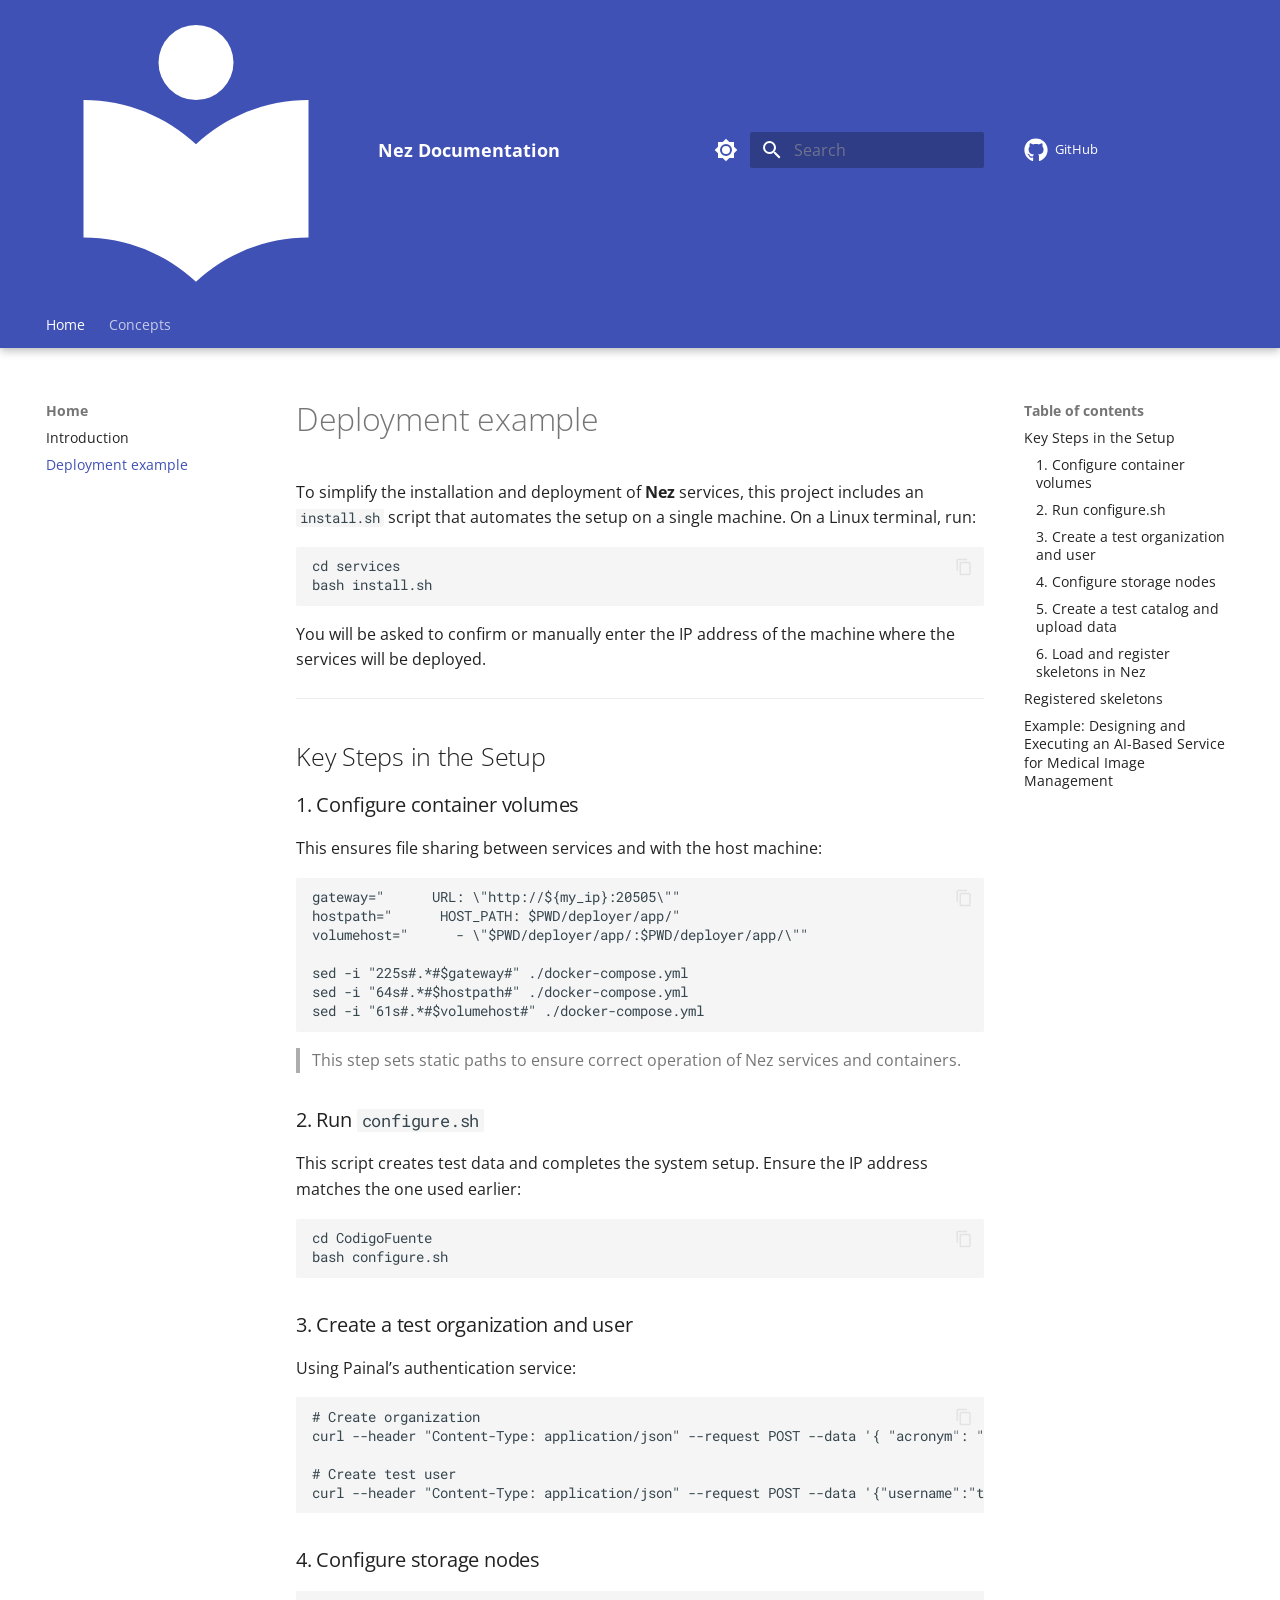
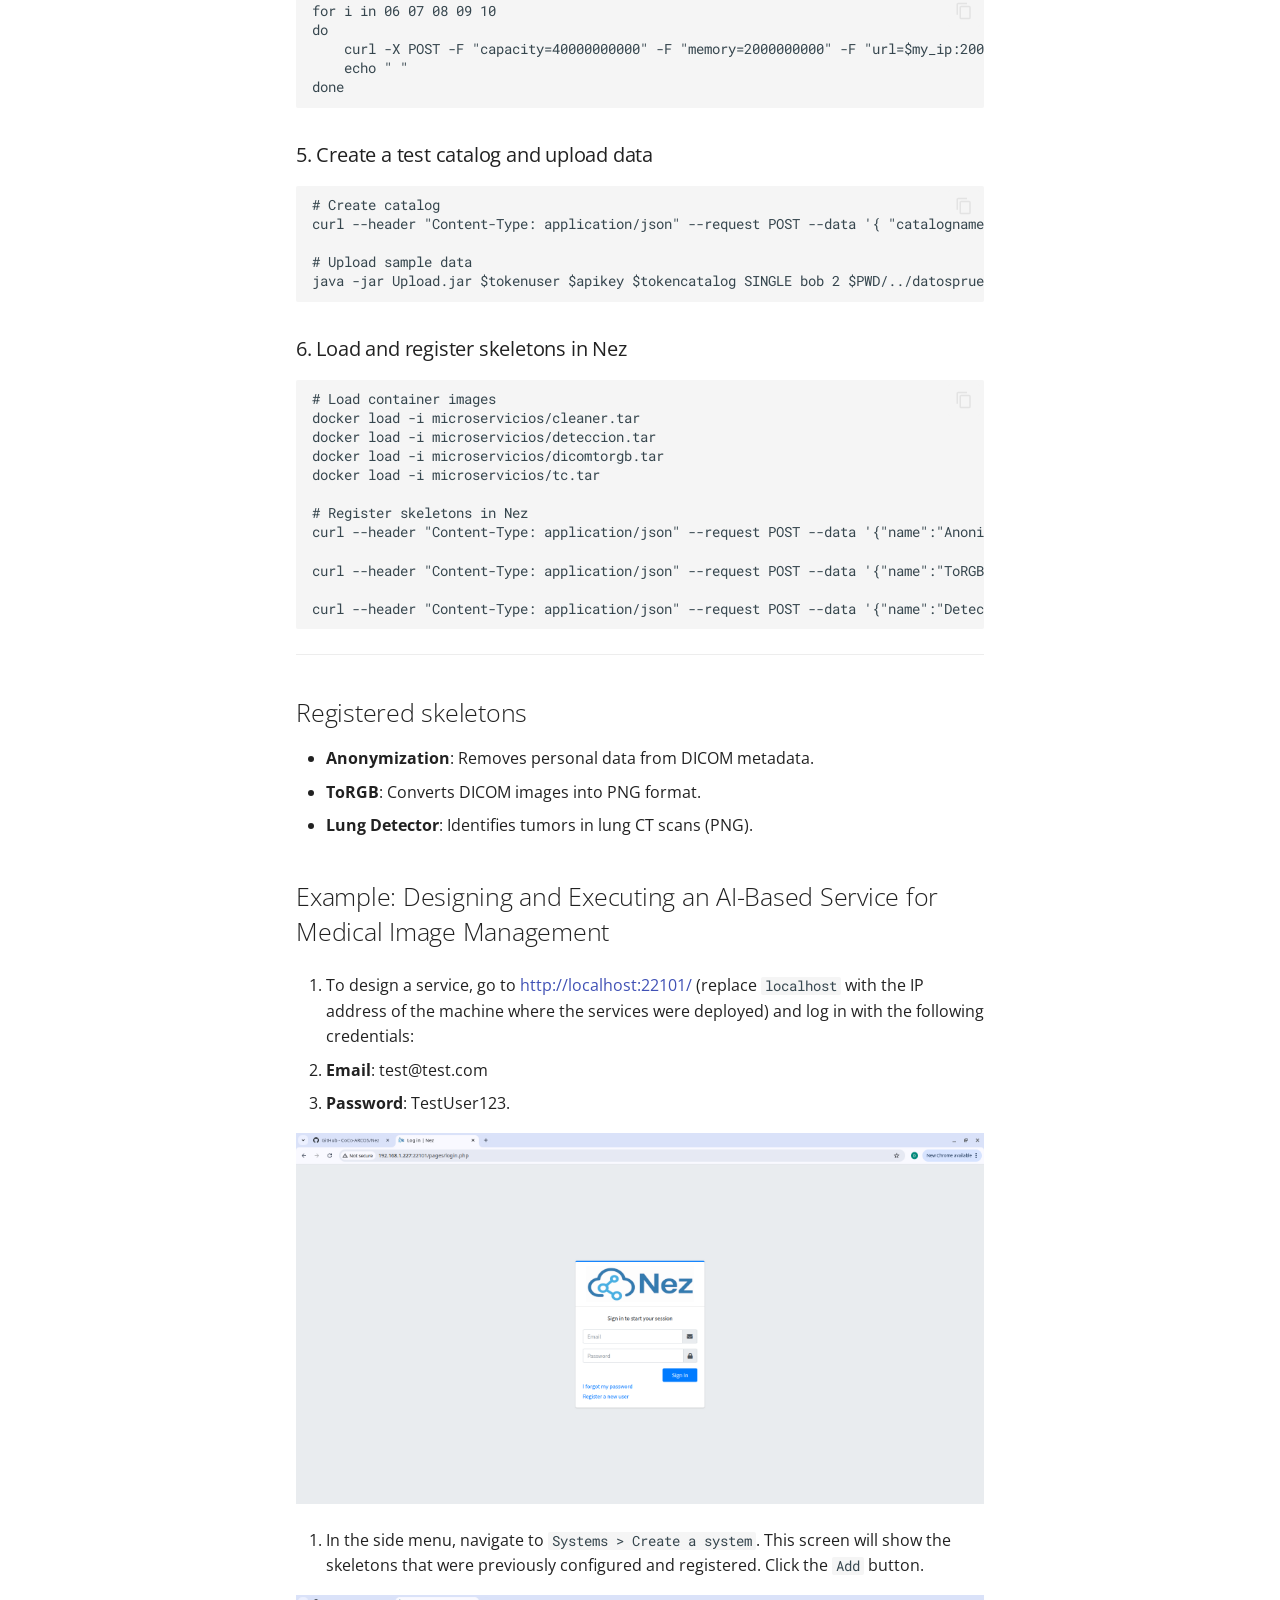
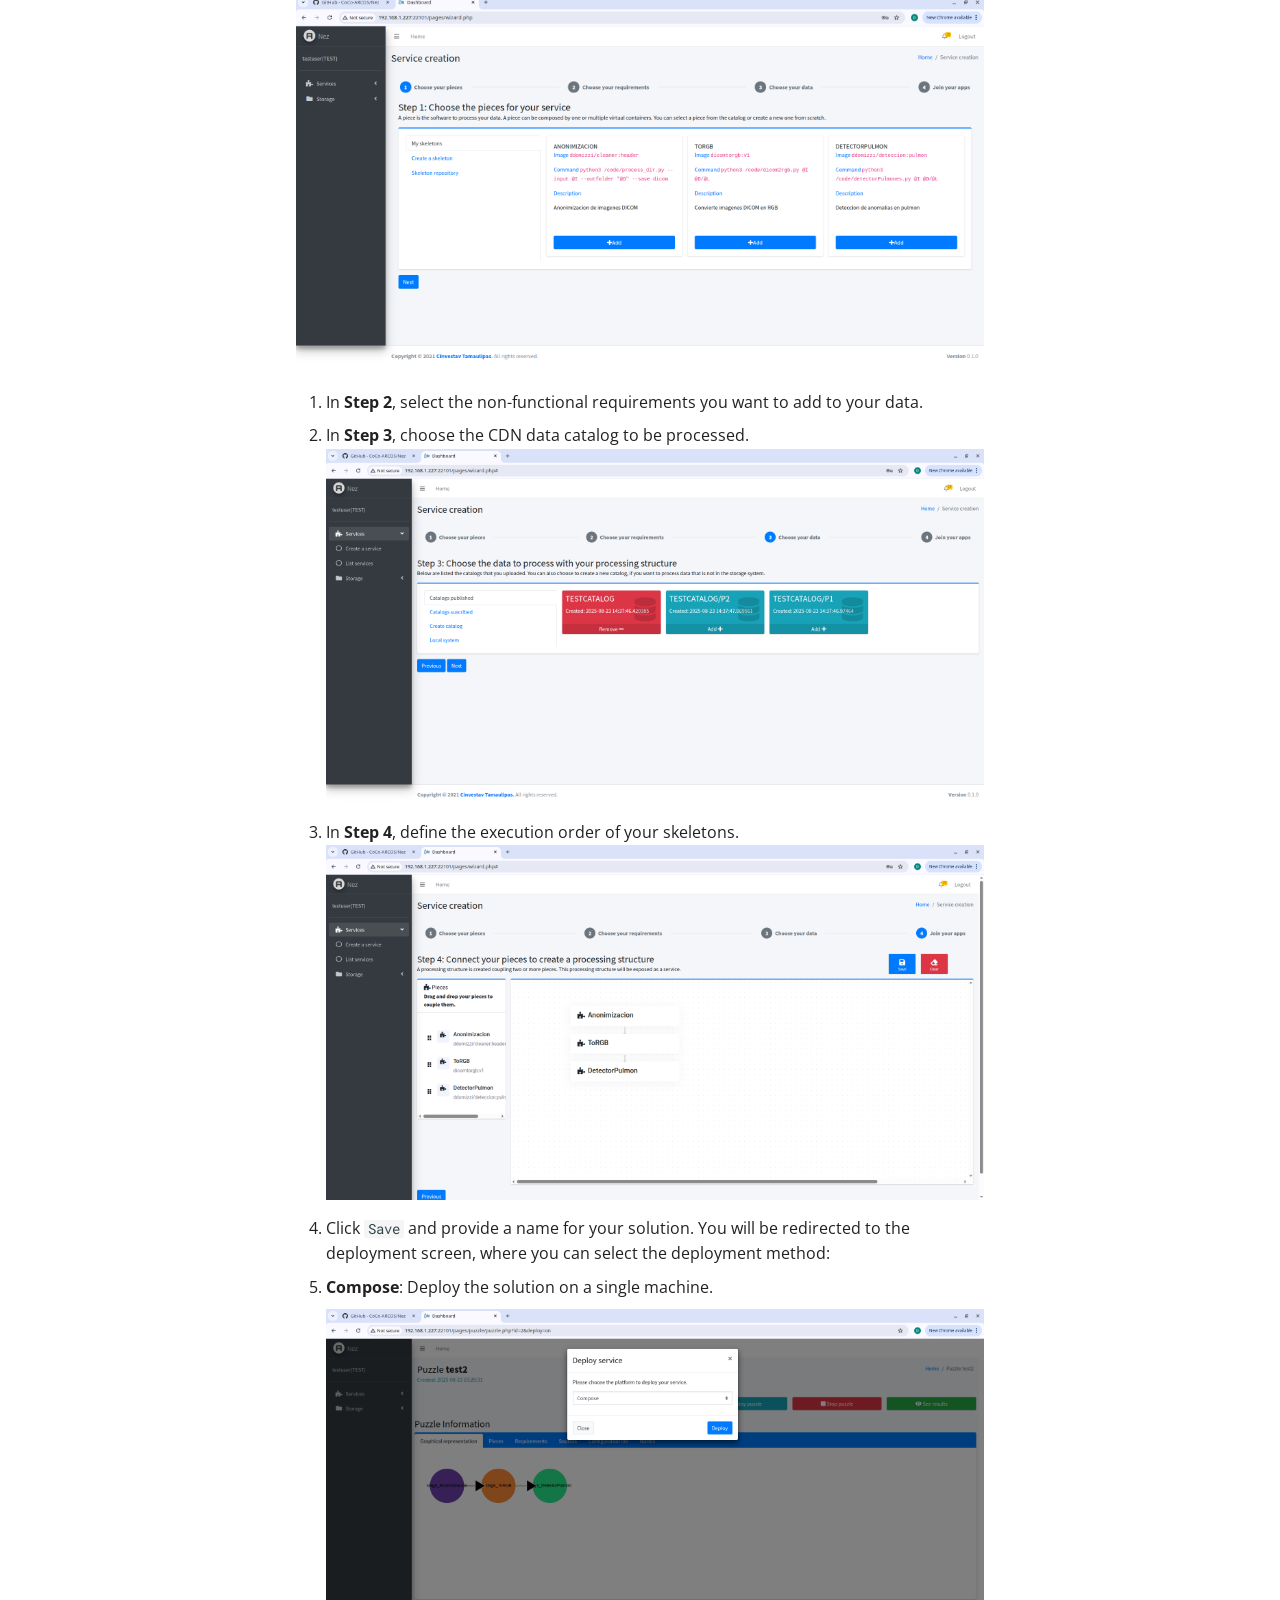
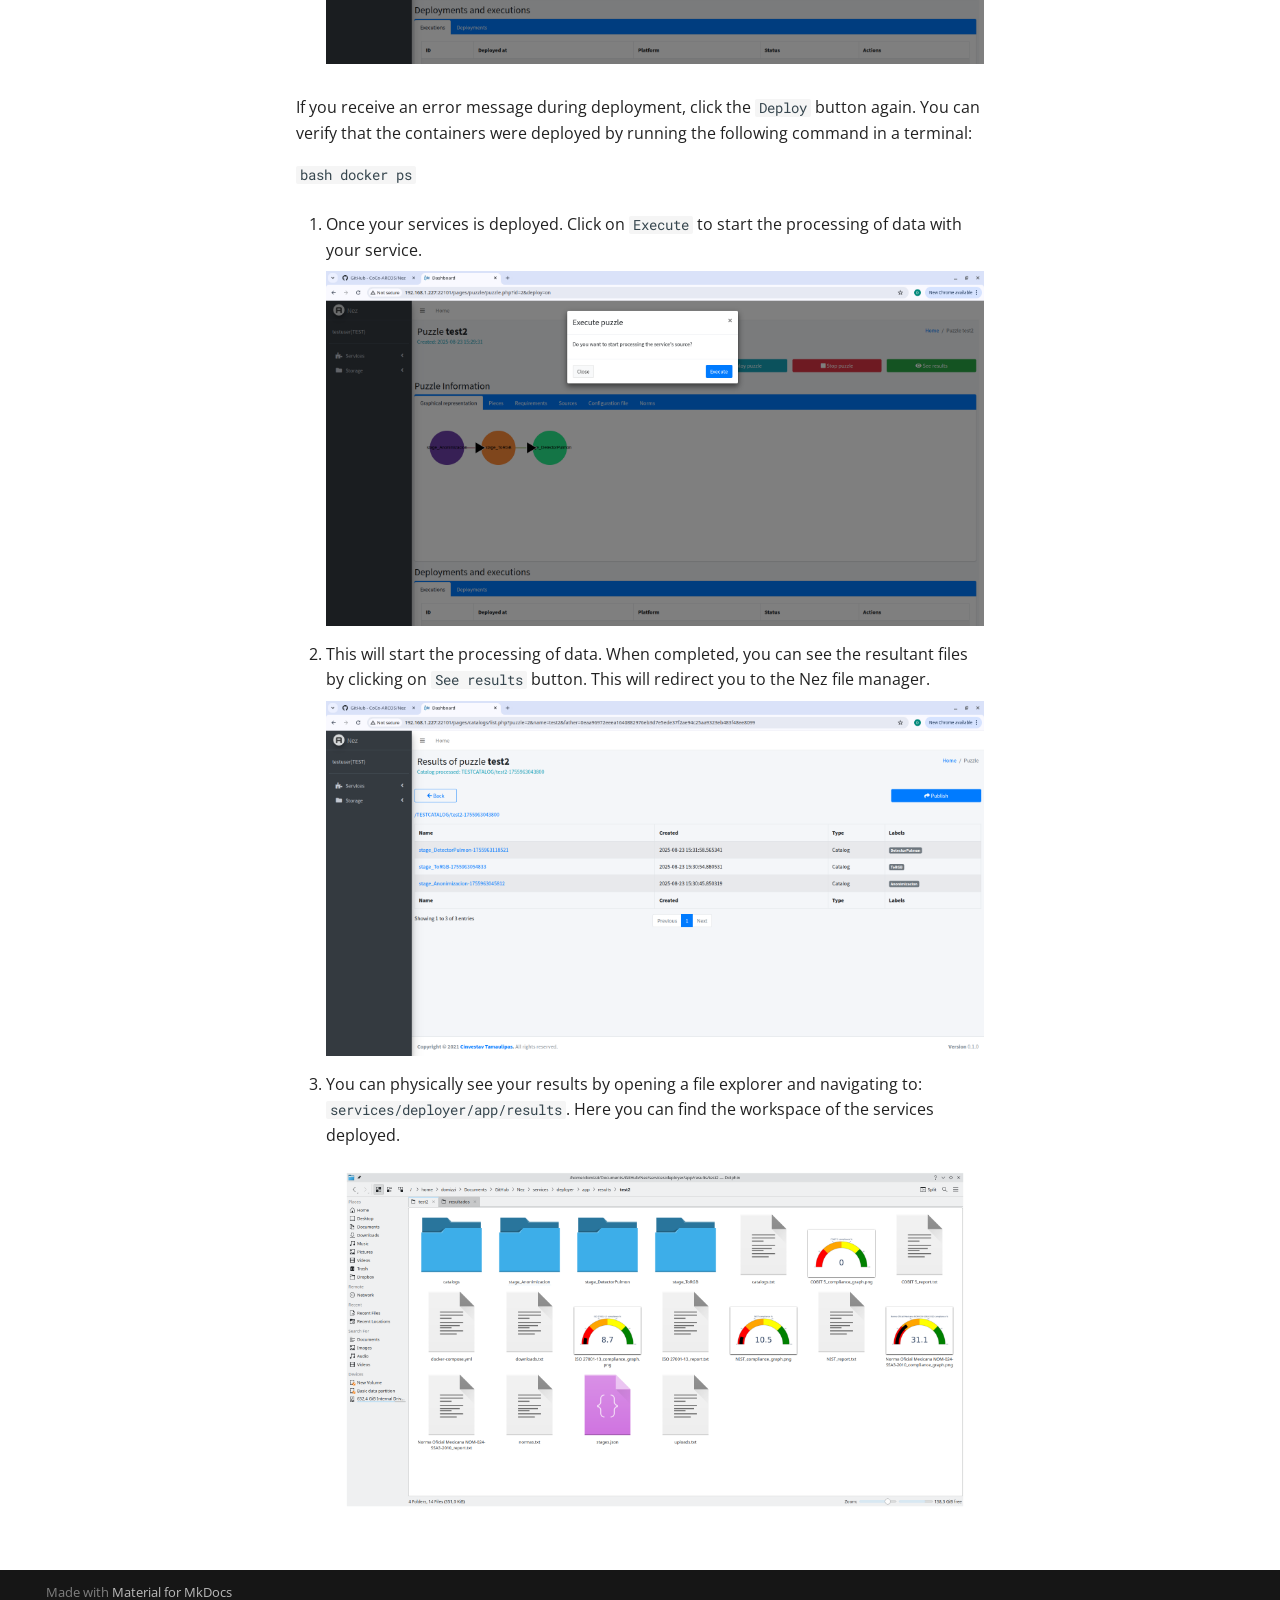
<file: example_deployment/index.html>
<!doctype html>
<html lang="en" class="no-js">
  <head>
    
      <meta charset="utf-8">
      <meta name="viewport" content="width=device-width,initial-scale=1">
      
      
      
        <link rel="canonical" href="https://coco-arcos.github.io/nez/example_deployment/">
      
      
        <link rel="prev" href="..">
      
      
        <link rel="next" href="../concepts/">
      
      
        
      
      
      <link rel="icon" href="../assets/images/favicon.png">
      <meta name="generator" content="mkdocs-1.6.1, mkdocs-material-9.7.6">
    
    
      
        <title>Deployment example - Nez Documentation</title>
      
    
    
      <link rel="stylesheet" href="../assets/stylesheets/main.484c7ddc.min.css">
      
        
        <link rel="stylesheet" href="../assets/stylesheets/palette.ab4e12ef.min.css">
      
      


    
    
      
    
    
      
        
        
        <link rel="preconnect" href="https://fonts.gstatic.com" crossorigin>
        <link rel="stylesheet" href="https://fonts.googleapis.com/css?family=Open+Sans:300,300i,400,400i,700,700i%7CRoboto+Mono:400,400i,700,700i&display=fallback">
        <style>:root{--md-text-font:"Open Sans";--md-code-font:"Roboto Mono"}</style>
      
    
    
      <link rel="stylesheet" href="../stylesheets/extra.css">
    
    <script>__md_scope=new URL("..",location),__md_hash=e=>[...e].reduce(((e,_)=>(e<<5)-e+_.charCodeAt(0)),0),__md_get=(e,_=localStorage,t=__md_scope)=>JSON.parse(_.getItem(t.pathname+"."+e)),__md_set=(e,_,t=localStorage,a=__md_scope)=>{try{t.setItem(a.pathname+"."+e,JSON.stringify(_))}catch(e){}}</script>
    
      

    
    
  </head>
  
  
    
    
      
    
    
    
    
    <body dir="ltr" data-md-color-scheme="default" data-md-color-primary="indigo" data-md-color-accent="indigo">
  
    
    <input class="md-toggle" data-md-toggle="drawer" type="checkbox" id="__drawer" autocomplete="off">
    <input class="md-toggle" data-md-toggle="search" type="checkbox" id="__search" autocomplete="off">
    <label class="md-overlay" for="__drawer"></label>
    <div data-md-component="skip">
      
        
        <a href="#deployment-example" class="md-skip">
          Skip to content
        </a>
      
    </div>
    <div data-md-component="announce">
      
    </div>
    
    
      

  

<header class="md-header md-header--shadow md-header--lifted" data-md-component="header">
  <nav class="md-header__inner md-grid" aria-label="Header">
    <a href=".." title="Nez Documentation" class="md-header__button md-logo" aria-label="Nez Documentation" data-md-component="logo">
      
  
  <svg xmlns="http://www.w3.org/2000/svg" viewBox="0 0 24 24"><path d="M12 8a3 3 0 0 0 3-3 3 3 0 0 0-3-3 3 3 0 0 0-3 3 3 3 0 0 0 3 3m0 3.54C9.64 9.35 6.5 8 3 8v11c3.5 0 6.64 1.35 9 3.54 2.36-2.19 5.5-3.54 9-3.54V8c-3.5 0-6.64 1.35-9 3.54"/></svg>

    </a>
    <label class="md-header__button md-icon" for="__drawer">
      
      <svg xmlns="http://www.w3.org/2000/svg" viewBox="0 0 24 24"><path d="M3 6h18v2H3zm0 5h18v2H3zm0 5h18v2H3z"/></svg>
    </label>
    <div class="md-header__title" data-md-component="header-title">
      <div class="md-header__ellipsis">
        <div class="md-header__topic">
          <span class="md-ellipsis">
            Nez Documentation
          </span>
        </div>
        <div class="md-header__topic" data-md-component="header-topic">
          <span class="md-ellipsis">
            
              Deployment example
            
          </span>
        </div>
      </div>
    </div>
    
      
        <form class="md-header__option" data-md-component="palette">
  
    
    
    
    <input class="md-option" data-md-color-media="" data-md-color-scheme="default" data-md-color-primary="indigo" data-md-color-accent="indigo"  aria-label="Switch to dark mode"  type="radio" name="__palette" id="__palette_0">
    
      <label class="md-header__button md-icon" title="Switch to dark mode" for="__palette_1" hidden>
        <svg xmlns="http://www.w3.org/2000/svg" viewBox="0 0 24 24"><path d="M12 8a4 4 0 0 0-4 4 4 4 0 0 0 4 4 4 4 0 0 0 4-4 4 4 0 0 0-4-4m0 10a6 6 0 0 1-6-6 6 6 0 0 1 6-6 6 6 0 0 1 6 6 6 6 0 0 1-6 6m8-9.31V4h-4.69L12 .69 8.69 4H4v4.69L.69 12 4 15.31V20h4.69L12 23.31 15.31 20H20v-4.69L23.31 12z"/></svg>
      </label>
    
  
    
    
    
    <input class="md-option" data-md-color-media="" data-md-color-scheme="slate" data-md-color-primary="indigo" data-md-color-accent="indigo"  aria-label="Switch to light mode"  type="radio" name="__palette" id="__palette_1">
    
      <label class="md-header__button md-icon" title="Switch to light mode" for="__palette_0" hidden>
        <svg xmlns="http://www.w3.org/2000/svg" viewBox="0 0 24 24"><path d="M12 18c-.89 0-1.74-.2-2.5-.55C11.56 16.5 13 14.42 13 12s-1.44-4.5-3.5-5.45C10.26 6.2 11.11 6 12 6a6 6 0 0 1 6 6 6 6 0 0 1-6 6m8-9.31V4h-4.69L12 .69 8.69 4H4v4.69L.69 12 4 15.31V20h4.69L12 23.31 15.31 20H20v-4.69L23.31 12z"/></svg>
      </label>
    
  
</form>
      
    
    
      <script>var palette=__md_get("__palette");if(palette&&palette.color){if("(prefers-color-scheme)"===palette.color.media){var media=matchMedia("(prefers-color-scheme: light)"),input=document.querySelector(media.matches?"[data-md-color-media='(prefers-color-scheme: light)']":"[data-md-color-media='(prefers-color-scheme: dark)']");palette.color.media=input.getAttribute("data-md-color-media"),palette.color.scheme=input.getAttribute("data-md-color-scheme"),palette.color.primary=input.getAttribute("data-md-color-primary"),palette.color.accent=input.getAttribute("data-md-color-accent")}for(var[key,value]of Object.entries(palette.color))document.body.setAttribute("data-md-color-"+key,value)}</script>
    
    
    
      
      
        <label class="md-header__button md-icon" for="__search">
          
          <svg xmlns="http://www.w3.org/2000/svg" viewBox="0 0 24 24"><path d="M9.5 3A6.5 6.5 0 0 1 16 9.5c0 1.61-.59 3.09-1.56 4.23l.27.27h.79l5 5-1.5 1.5-5-5v-.79l-.27-.27A6.52 6.52 0 0 1 9.5 16 6.5 6.5 0 0 1 3 9.5 6.5 6.5 0 0 1 9.5 3m0 2C7 5 5 7 5 9.5S7 14 9.5 14 14 12 14 9.5 12 5 9.5 5"/></svg>
        </label>
        <div class="md-search" data-md-component="search" role="dialog">
  <label class="md-search__overlay" for="__search"></label>
  <div class="md-search__inner" role="search">
    <form class="md-search__form" name="search">
      <input type="text" class="md-search__input" name="query" aria-label="Search" placeholder="Search" autocapitalize="off" autocorrect="off" autocomplete="off" spellcheck="false" data-md-component="search-query" required>
      <label class="md-search__icon md-icon" for="__search">
        
        <svg xmlns="http://www.w3.org/2000/svg" viewBox="0 0 24 24"><path d="M9.5 3A6.5 6.5 0 0 1 16 9.5c0 1.61-.59 3.09-1.56 4.23l.27.27h.79l5 5-1.5 1.5-5-5v-.79l-.27-.27A6.52 6.52 0 0 1 9.5 16 6.5 6.5 0 0 1 3 9.5 6.5 6.5 0 0 1 9.5 3m0 2C7 5 5 7 5 9.5S7 14 9.5 14 14 12 14 9.5 12 5 9.5 5"/></svg>
        
        <svg xmlns="http://www.w3.org/2000/svg" viewBox="0 0 24 24"><path d="M20 11v2H8l5.5 5.5-1.42 1.42L4.16 12l7.92-7.92L13.5 5.5 8 11z"/></svg>
      </label>
      <nav class="md-search__options" aria-label="Search">
        
          <a href="javascript:void(0)" class="md-search__icon md-icon" title="Share" aria-label="Share" data-clipboard data-clipboard-text="" data-md-component="search-share" tabindex="-1">
            
            <svg xmlns="http://www.w3.org/2000/svg" viewBox="0 0 24 24"><path d="M18 16.08c-.76 0-1.44.3-1.96.77L8.91 12.7c.05-.23.09-.46.09-.7s-.04-.47-.09-.7l7.05-4.11c.54.5 1.25.81 2.04.81a3 3 0 0 0 3-3 3 3 0 0 0-3-3 3 3 0 0 0-3 3c0 .24.04.47.09.7L8.04 9.81C7.5 9.31 6.79 9 6 9a3 3 0 0 0-3 3 3 3 0 0 0 3 3c.79 0 1.5-.31 2.04-.81l7.12 4.15c-.05.21-.08.43-.08.66 0 1.61 1.31 2.91 2.92 2.91s2.92-1.3 2.92-2.91A2.92 2.92 0 0 0 18 16.08"/></svg>
          </a>
        
        <button type="reset" class="md-search__icon md-icon" title="Clear" aria-label="Clear" tabindex="-1">
          
          <svg xmlns="http://www.w3.org/2000/svg" viewBox="0 0 24 24"><path d="M19 6.41 17.59 5 12 10.59 6.41 5 5 6.41 10.59 12 5 17.59 6.41 19 12 13.41 17.59 19 19 17.59 13.41 12z"/></svg>
        </button>
      </nav>
      
        <div class="md-search__suggest" data-md-component="search-suggest"></div>
      
    </form>
    <div class="md-search__output">
      <div class="md-search__scrollwrap" tabindex="0" data-md-scrollfix>
        <div class="md-search-result" data-md-component="search-result">
          <div class="md-search-result__meta">
            Initializing search
          </div>
          <ol class="md-search-result__list" role="presentation"></ol>
        </div>
      </div>
    </div>
  </div>
</div>
      
    
    
      <div class="md-header__source">
        <a href="https://github.com/CoCo-ARCOS/Nez" title="Go to repository" class="md-source" data-md-component="source">
  <div class="md-source__icon md-icon">
    
    <svg xmlns="http://www.w3.org/2000/svg" viewBox="0 0 512 512"><!--! Font Awesome Free 7.1.0 by @fontawesome - https://fontawesome.com License - https://fontawesome.com/license/free (Icons: CC BY 4.0, Fonts: SIL OFL 1.1, Code: MIT License) Copyright 2025 Fonticons, Inc.--><path d="M173.9 397.4c0 2-2.3 3.6-5.2 3.6-3.3.3-5.6-1.3-5.6-3.6 0-2 2.3-3.6 5.2-3.6 3-.3 5.6 1.3 5.6 3.6m-31.1-4.5c-.7 2 1.3 4.3 4.3 4.9 2.6 1 5.6 0 6.2-2s-1.3-4.3-4.3-5.2c-2.6-.7-5.5.3-6.2 2.3m44.2-1.7c-2.9.7-4.9 2.6-4.6 4.9.3 2 2.9 3.3 5.9 2.6 2.9-.7 4.9-2.6 4.6-4.6-.3-1.9-3-3.2-5.9-2.9M252.8 8C114.1 8 8 113.3 8 252c0 110.9 69.8 205.8 169.5 239.2 12.8 2.3 17.3-5.6 17.3-12.1 0-6.2-.3-40.4-.3-61.4 0 0-70 15-84.7-29.8 0 0-11.4-29.1-27.8-36.6 0 0-22.9-15.7 1.6-15.4 0 0 24.9 2 38.6 25.8 21.9 38.6 58.6 27.5 72.9 20.9 2.3-16 8.8-27.1 16-33.7-55.9-6.2-112.3-14.3-112.3-110.5 0-27.5 7.6-41.3 23.6-58.9-2.6-6.5-11.1-33.3 2.6-67.9 20.9-6.5 69 27 69 27 20-5.6 41.5-8.5 62.8-8.5s42.8 2.9 62.8 8.5c0 0 48.1-33.6 69-27 13.7 34.7 5.2 61.4 2.6 67.9 16 17.7 25.8 31.5 25.8 58.9 0 96.5-58.9 104.2-114.8 110.5 9.2 7.9 17 22.9 17 46.4 0 33.7-.3 75.4-.3 83.6 0 6.5 4.6 14.4 17.3 12.1C436.2 457.8 504 362.9 504 252 504 113.3 391.5 8 252.8 8M105.2 352.9c-1.3 1-1 3.3.7 5.2 1.6 1.6 3.9 2.3 5.2 1 1.3-1 1-3.3-.7-5.2-1.6-1.6-3.9-2.3-5.2-1m-10.8-8.1c-.7 1.3.3 2.9 2.3 3.9 1.6 1 3.6.7 4.3-.7.7-1.3-.3-2.9-2.3-3.9-2-.6-3.6-.3-4.3.7m32.4 35.6c-1.6 1.3-1 4.3 1.3 6.2 2.3 2.3 5.2 2.6 6.5 1 1.3-1.3.7-4.3-1.3-6.2-2.2-2.3-5.2-2.6-6.5-1m-11.4-14.7c-1.6 1-1.6 3.6 0 5.9s4.3 3.3 5.6 2.3c1.6-1.3 1.6-3.9 0-6.2-1.4-2.3-4-3.3-5.6-2"/></svg>
  </div>
  <div class="md-source__repository">
    GitHub
  </div>
</a>
      </div>
    
  </nav>
  
    
      
<nav class="md-tabs" aria-label="Tabs" data-md-component="tabs">
  <div class="md-grid">
    <ul class="md-tabs__list">
      
        
  
  
  
    
  
  
    
    
      <li class="md-tabs__item md-tabs__item--active">
        <a href=".." class="md-tabs__link">
          
  
  
  Home

        </a>
      </li>
    
  

      
        
  
  
  
  
    
    
      <li class="md-tabs__item">
        <a href="../concepts/" class="md-tabs__link">
          
  
  
  Concepts

        </a>
      </li>
    
  

      
    </ul>
  </div>
</nav>
    
  
</header>
    
    <div class="md-container" data-md-component="container">
      
      
        
      
      <main class="md-main" data-md-component="main">
        <div class="md-main__inner md-grid">
          
            
              
              <div class="md-sidebar md-sidebar--primary" data-md-component="sidebar" data-md-type="navigation" >
                <div class="md-sidebar__scrollwrap">
                  <div class="md-sidebar__inner">
                    


  


<nav class="md-nav md-nav--primary md-nav--lifted" aria-label="Navigation" data-md-level="0">
  <label class="md-nav__title" for="__drawer">
    <a href=".." title="Nez Documentation" class="md-nav__button md-logo" aria-label="Nez Documentation" data-md-component="logo">
      
  
  <svg xmlns="http://www.w3.org/2000/svg" viewBox="0 0 24 24"><path d="M12 8a3 3 0 0 0 3-3 3 3 0 0 0-3-3 3 3 0 0 0-3 3 3 3 0 0 0 3 3m0 3.54C9.64 9.35 6.5 8 3 8v11c3.5 0 6.64 1.35 9 3.54 2.36-2.19 5.5-3.54 9-3.54V8c-3.5 0-6.64 1.35-9 3.54"/></svg>

    </a>
    Nez Documentation
  </label>
  
    <div class="md-nav__source">
      <a href="https://github.com/CoCo-ARCOS/Nez" title="Go to repository" class="md-source" data-md-component="source">
  <div class="md-source__icon md-icon">
    
    <svg xmlns="http://www.w3.org/2000/svg" viewBox="0 0 512 512"><!--! Font Awesome Free 7.1.0 by @fontawesome - https://fontawesome.com License - https://fontawesome.com/license/free (Icons: CC BY 4.0, Fonts: SIL OFL 1.1, Code: MIT License) Copyright 2025 Fonticons, Inc.--><path d="M173.9 397.4c0 2-2.3 3.6-5.2 3.6-3.3.3-5.6-1.3-5.6-3.6 0-2 2.3-3.6 5.2-3.6 3-.3 5.6 1.3 5.6 3.6m-31.1-4.5c-.7 2 1.3 4.3 4.3 4.9 2.6 1 5.6 0 6.2-2s-1.3-4.3-4.3-5.2c-2.6-.7-5.5.3-6.2 2.3m44.2-1.7c-2.9.7-4.9 2.6-4.6 4.9.3 2 2.9 3.3 5.9 2.6 2.9-.7 4.9-2.6 4.6-4.6-.3-1.9-3-3.2-5.9-2.9M252.8 8C114.1 8 8 113.3 8 252c0 110.9 69.8 205.8 169.5 239.2 12.8 2.3 17.3-5.6 17.3-12.1 0-6.2-.3-40.4-.3-61.4 0 0-70 15-84.7-29.8 0 0-11.4-29.1-27.8-36.6 0 0-22.9-15.7 1.6-15.4 0 0 24.9 2 38.6 25.8 21.9 38.6 58.6 27.5 72.9 20.9 2.3-16 8.8-27.1 16-33.7-55.9-6.2-112.3-14.3-112.3-110.5 0-27.5 7.6-41.3 23.6-58.9-2.6-6.5-11.1-33.3 2.6-67.9 20.9-6.5 69 27 69 27 20-5.6 41.5-8.5 62.8-8.5s42.8 2.9 62.8 8.5c0 0 48.1-33.6 69-27 13.7 34.7 5.2 61.4 2.6 67.9 16 17.7 25.8 31.5 25.8 58.9 0 96.5-58.9 104.2-114.8 110.5 9.2 7.9 17 22.9 17 46.4 0 33.7-.3 75.4-.3 83.6 0 6.5 4.6 14.4 17.3 12.1C436.2 457.8 504 362.9 504 252 504 113.3 391.5 8 252.8 8M105.2 352.9c-1.3 1-1 3.3.7 5.2 1.6 1.6 3.9 2.3 5.2 1 1.3-1 1-3.3-.7-5.2-1.6-1.6-3.9-2.3-5.2-1m-10.8-8.1c-.7 1.3.3 2.9 2.3 3.9 1.6 1 3.6.7 4.3-.7.7-1.3-.3-2.9-2.3-3.9-2-.6-3.6-.3-4.3.7m32.4 35.6c-1.6 1.3-1 4.3 1.3 6.2 2.3 2.3 5.2 2.6 6.5 1 1.3-1.3.7-4.3-1.3-6.2-2.2-2.3-5.2-2.6-6.5-1m-11.4-14.7c-1.6 1-1.6 3.6 0 5.9s4.3 3.3 5.6 2.3c1.6-1.3 1.6-3.9 0-6.2-1.4-2.3-4-3.3-5.6-2"/></svg>
  </div>
  <div class="md-source__repository">
    GitHub
  </div>
</a>
    </div>
  
  <ul class="md-nav__list" data-md-scrollfix>
    
      
      
  
  
    
  
  
  
    
    
    
    
      
        
        
      
      
        
      
    
    
    <li class="md-nav__item md-nav__item--active md-nav__item--section md-nav__item--nested">
      
        
        
        <input class="md-nav__toggle md-toggle " type="checkbox" id="__nav_1" checked>
        
          
          <label class="md-nav__link" for="__nav_1" id="__nav_1_label" tabindex="">
            
  
  
  <span class="md-ellipsis">
    
  
    Home
  

    
  </span>
  
  

            <span class="md-nav__icon md-icon"></span>
          </label>
        
        <nav class="md-nav" data-md-level="1" aria-labelledby="__nav_1_label" aria-expanded="true">
          <label class="md-nav__title" for="__nav_1">
            <span class="md-nav__icon md-icon"></span>
            
  
    Home
  

          </label>
          <ul class="md-nav__list" data-md-scrollfix>
            
              
                
  
  
  
  
    <li class="md-nav__item">
      <a href=".." class="md-nav__link">
        
  
  
  <span class="md-ellipsis">
    
  
    Introduction
  

    
  </span>
  
  

      </a>
    </li>
  

              
            
              
                
  
  
    
  
  
  
    <li class="md-nav__item md-nav__item--active">
      
      <input class="md-nav__toggle md-toggle" type="checkbox" id="__toc">
      
      
        
      
      
        <label class="md-nav__link md-nav__link--active" for="__toc">
          
  
  
  <span class="md-ellipsis">
    
  
    Deployment example
  

    
  </span>
  
  

          <span class="md-nav__icon md-icon"></span>
        </label>
      
      <a href="./" class="md-nav__link md-nav__link--active">
        
  
  
  <span class="md-ellipsis">
    
  
    Deployment example
  

    
  </span>
  
  

      </a>
      
        

<nav class="md-nav md-nav--secondary" aria-label="Table of contents">
  
  
  
    
  
  
    <label class="md-nav__title" for="__toc">
      <span class="md-nav__icon md-icon"></span>
      Table of contents
    </label>
    <ul class="md-nav__list" data-md-component="toc" data-md-scrollfix>
      
        <li class="md-nav__item">
  <a href="#key-steps-in-the-setup" class="md-nav__link">
    <span class="md-ellipsis">
      
        Key Steps in the Setup
      
    </span>
  </a>
  
    <nav class="md-nav" aria-label="Key Steps in the Setup">
      <ul class="md-nav__list">
        
          <li class="md-nav__item">
  <a href="#1-configure-container-volumes" class="md-nav__link">
    <span class="md-ellipsis">
      
        1. Configure container volumes
      
    </span>
  </a>
  
</li>
        
          <li class="md-nav__item">
  <a href="#2-run-configuresh" class="md-nav__link">
    <span class="md-ellipsis">
      
        2. Run configure.sh
      
    </span>
  </a>
  
</li>
        
          <li class="md-nav__item">
  <a href="#3-create-a-test-organization-and-user" class="md-nav__link">
    <span class="md-ellipsis">
      
        3. Create a test organization and user
      
    </span>
  </a>
  
</li>
        
          <li class="md-nav__item">
  <a href="#4-configure-storage-nodes" class="md-nav__link">
    <span class="md-ellipsis">
      
        4. Configure storage nodes
      
    </span>
  </a>
  
</li>
        
          <li class="md-nav__item">
  <a href="#5-create-a-test-catalog-and-upload-data" class="md-nav__link">
    <span class="md-ellipsis">
      
        5. Create a test catalog and upload data
      
    </span>
  </a>
  
</li>
        
          <li class="md-nav__item">
  <a href="#6-load-and-register-skeletons-in-nez" class="md-nav__link">
    <span class="md-ellipsis">
      
        6. Load and register skeletons in Nez
      
    </span>
  </a>
  
</li>
        
      </ul>
    </nav>
  
</li>
      
        <li class="md-nav__item">
  <a href="#registered-skeletons" class="md-nav__link">
    <span class="md-ellipsis">
      
        Registered skeletons
      
    </span>
  </a>
  
</li>
      
        <li class="md-nav__item">
  <a href="#example-designing-and-executing-an-ai-based-service-for-medical-image-management" class="md-nav__link">
    <span class="md-ellipsis">
      
        Example: Designing and Executing an AI-Based Service for Medical Image Management
      
    </span>
  </a>
  
</li>
      
    </ul>
  
</nav>
      
    </li>
  

              
            
          </ul>
        </nav>
      
    </li>
  

    
      
      
  
  
  
  
    
    
    
    
      
      
        
      
    
    
    <li class="md-nav__item md-nav__item--nested">
      
        
        
        <input class="md-nav__toggle md-toggle " type="checkbox" id="__nav_2" >
        
          
          <label class="md-nav__link" for="__nav_2" id="__nav_2_label" tabindex="0">
            
  
  
  <span class="md-ellipsis">
    
  
    Concepts
  

    
  </span>
  
  

            <span class="md-nav__icon md-icon"></span>
          </label>
        
        <nav class="md-nav" data-md-level="1" aria-labelledby="__nav_2_label" aria-expanded="false">
          <label class="md-nav__title" for="__nav_2">
            <span class="md-nav__icon md-icon"></span>
            
  
    Concepts
  

          </label>
          <ul class="md-nav__list" data-md-scrollfix>
            
              
                
  
  
  
  
    <li class="md-nav__item">
      <a href="../concepts/" class="md-nav__link">
        
  
  
  <span class="md-ellipsis">
    
  
    Nez
  

    
  </span>
  
  

      </a>
    </li>
  

              
            
              
                
  
  
  
  
    <li class="md-nav__item">
      <a href="../concepts/overview/" class="md-nav__link">
        
  
  
  <span class="md-ellipsis">
    
  
    Overview
  

    
  </span>
  
  

      </a>
    </li>
  

              
            
              
                
  
  
  
  
    <li class="md-nav__item">
      <a href="../concepts/architecture/" class="md-nav__link">
        
  
  
  <span class="md-ellipsis">
    
  
    Architecture
  

    
  </span>
  
  

      </a>
    </li>
  

              
            
              
                
  
  
  
  
    <li class="md-nav__item">
      <a href="../concepts/features/" class="md-nav__link">
        
  
  
  <span class="md-ellipsis">
    
  
    Features
  

    
  </span>
  
  

      </a>
    </li>
  

              
            
          </ul>
        </nav>
      
    </li>
  

    
  </ul>
</nav>
                  </div>
                </div>
              </div>
            
            
              
              <div class="md-sidebar md-sidebar--secondary" data-md-component="sidebar" data-md-type="toc" >
                <div class="md-sidebar__scrollwrap">
                  <div class="md-sidebar__inner">
                    

<nav class="md-nav md-nav--secondary" aria-label="Table of contents">
  
  
  
    
  
  
    <label class="md-nav__title" for="__toc">
      <span class="md-nav__icon md-icon"></span>
      Table of contents
    </label>
    <ul class="md-nav__list" data-md-component="toc" data-md-scrollfix>
      
        <li class="md-nav__item">
  <a href="#key-steps-in-the-setup" class="md-nav__link">
    <span class="md-ellipsis">
      
        Key Steps in the Setup
      
    </span>
  </a>
  
    <nav class="md-nav" aria-label="Key Steps in the Setup">
      <ul class="md-nav__list">
        
          <li class="md-nav__item">
  <a href="#1-configure-container-volumes" class="md-nav__link">
    <span class="md-ellipsis">
      
        1. Configure container volumes
      
    </span>
  </a>
  
</li>
        
          <li class="md-nav__item">
  <a href="#2-run-configuresh" class="md-nav__link">
    <span class="md-ellipsis">
      
        2. Run configure.sh
      
    </span>
  </a>
  
</li>
        
          <li class="md-nav__item">
  <a href="#3-create-a-test-organization-and-user" class="md-nav__link">
    <span class="md-ellipsis">
      
        3. Create a test organization and user
      
    </span>
  </a>
  
</li>
        
          <li class="md-nav__item">
  <a href="#4-configure-storage-nodes" class="md-nav__link">
    <span class="md-ellipsis">
      
        4. Configure storage nodes
      
    </span>
  </a>
  
</li>
        
          <li class="md-nav__item">
  <a href="#5-create-a-test-catalog-and-upload-data" class="md-nav__link">
    <span class="md-ellipsis">
      
        5. Create a test catalog and upload data
      
    </span>
  </a>
  
</li>
        
          <li class="md-nav__item">
  <a href="#6-load-and-register-skeletons-in-nez" class="md-nav__link">
    <span class="md-ellipsis">
      
        6. Load and register skeletons in Nez
      
    </span>
  </a>
  
</li>
        
      </ul>
    </nav>
  
</li>
      
        <li class="md-nav__item">
  <a href="#registered-skeletons" class="md-nav__link">
    <span class="md-ellipsis">
      
        Registered skeletons
      
    </span>
  </a>
  
</li>
      
        <li class="md-nav__item">
  <a href="#example-designing-and-executing-an-ai-based-service-for-medical-image-management" class="md-nav__link">
    <span class="md-ellipsis">
      
        Example: Designing and Executing an AI-Based Service for Medical Image Management
      
    </span>
  </a>
  
</li>
      
    </ul>
  
</nav>
                  </div>
                </div>
              </div>
            
          
          
            <div class="md-content" data-md-component="content">
              
                




              
              <article class="md-content__inner md-typeset">
                
                  


  
  


<h1 id="deployment-example">Deployment example</h1>
<p>To simplify the installation and deployment of <strong>Nez</strong> services, this project includes an <code>install.sh</code> script that automates the setup on a single machine. On a Linux terminal, run:</p>
<pre><code class="language-bash">cd services
bash install.sh
</code></pre>
<p>You will be asked to confirm or manually enter the IP address of the machine where the services will be deployed.</p>
<hr />
<h2 id="key-steps-in-the-setup">Key Steps in the Setup</h2>
<h3 id="1-configure-container-volumes">1. Configure container volumes</h3>
<p>This ensures file sharing between services and with the host machine:</p>
<pre><code class="language-bash">gateway=&quot;      URL: \&quot;http://${my_ip}:20505\&quot;&quot;
hostpath=&quot;      HOST_PATH: $PWD/deployer/app/&quot;
volumehost=&quot;      - \&quot;$PWD/deployer/app/:$PWD/deployer/app/\&quot;&quot;

sed -i &quot;225s#.*#$gateway#&quot; ./docker-compose.yml
sed -i &quot;64s#.*#$hostpath#&quot; ./docker-compose.yml
sed -i &quot;61s#.*#$volumehost#&quot; ./docker-compose.yml
</code></pre>
<blockquote>
<p>This step sets static paths to ensure correct operation of Nez services and containers.</p>
</blockquote>
<h3 id="2-run-configuresh">2. Run <code>configure.sh</code></h3>
<p>This script creates test data and completes the system setup. Ensure the IP address matches the one used earlier:</p>
<pre><code class="language-bash">cd CodigoFuente
bash configure.sh
</code></pre>
<h3 id="3-create-a-test-organization-and-user">3. Create a test organization and user</h3>
<p>Using Painal’s authentication service:</p>
<pre><code class="language-bash"># Create organization
curl --header &quot;Content-Type: application/json&quot; --request POST --data '{ &quot;acronym&quot;: &quot;TEST&quot;, &quot;fullname&quot;: &quot;TESTORG&quot;, &quot;fathers_token&quot;: &quot;/&quot; }' http://${my_ip}:20500/auth/v1/hierarchy/create 

# Create test user
curl --header &quot;Content-Type: application/json&quot; --request POST --data '{&quot;username&quot;:&quot;testuser&quot;,&quot;password&quot;:&quot;TestUser123.&quot;, &quot;email&quot;:&quot;test@test.com&quot;, &quot;tokenorg&quot;:&quot;'$TOKEN_ORG'&quot;}' http://${my_ip}:20500/auth/v1/users/create
</code></pre>
<h3 id="4-configure-storage-nodes">4. Configure storage nodes</h3>
<pre><code class="language-bash">for i in 06 07 08 09 10
do
    curl -X POST -F &quot;capacity=40000000000&quot; -F &quot;memory=2000000000&quot; -F &quot;url=$my_ip:200$i/&quot; http://$my_ip:20505/configNodesPost.php
    echo &quot; &quot;
done
</code></pre>
<h3 id="5-create-a-test-catalog-and-upload-data">5. Create a test catalog and upload data</h3>
<pre><code class="language-bash"># Create catalog
curl --header &quot;Content-Type: application/json&quot; --request POST --data '{ &quot;catalogname&quot;: &quot;TESTCATALOG&quot;, &quot;dispersemode&quot;: &quot;false&quot;, &quot;encryption&quot;:&quot;true&quot;, &quot;fathers_token&quot;:&quot;/&quot;}' http://${my_ip}:20500/pub_sub/v1/catalogs/create?access_token=$access_token

# Upload sample data
java -jar Upload.jar $tokenuser $apikey $tokencatalog SINGLE bob 2 $PWD/../datosprueba TESTORG true $access_token true false 4
</code></pre>
<h3 id="6-load-and-register-skeletons-in-nez">6. Load and register skeletons in Nez</h3>
<pre><code class="language-bash"># Load container images
docker load -i microservicios/cleaner.tar  
docker load -i microservicios/deteccion.tar  
docker load -i microservicios/dicomtorgb.tar  
docker load -i microservicios/tc.tar

# Register skeletons in Nez
curl --header &quot;Content-Type: application/json&quot; --request POST --data '{&quot;name&quot;:&quot;Anonimizacion&quot;, &quot;command&quot;:&quot;python3 /code/process_dir.py --input @I --outfolder \&quot;@D\&quot; --save dicom&quot;, &quot;image&quot;:&quot;ddomizzi/cleaner:header&quot;, &quot;description&quot;:&quot;Anonymization of DICOM images&quot;}' &quot;http://${my_ip}:20510/api/v1/buildingblocks?access_token=$tokenuser&quot;

curl --header &quot;Content-Type: application/json&quot; --request POST --data '{&quot;name&quot;:&quot;ToRGB&quot;, &quot;command&quot;:&quot;python3 /code/dicom2rgb.py @I @D/@L&quot;, &quot;image&quot;:&quot;ddomizzi/dicomtorgb:v1&quot;, &quot;description&quot;:&quot;Convert DICOM images to RGB&quot;}' &quot;http://${my_ip}:20510/api/v1/buildingblocks?access_token=$tokenuser&quot;

curl --header &quot;Content-Type: application/json&quot; --request POST --data '{&quot;name&quot;:&quot;DetectorPulmon&quot;, &quot;command&quot;:&quot;python3 /code/detectorPulmones.py @I @D/@L&quot;, &quot;image&quot;:&quot;ddomizzi/deteccion:pulmon&quot;, &quot;description&quot;:&quot;Lung anomaly detection in CT scans&quot;}' &quot;http://${my_ip}:20510/api/v1/buildingblocks?access_token=$tokenuser&quot;
</code></pre>
<hr />
<h2 id="registered-skeletons">Registered skeletons</h2>
<ul>
<li><strong>Anonymization</strong>: Removes personal data from DICOM metadata.  </li>
<li><strong>ToRGB</strong>: Converts DICOM images into PNG format.  </li>
<li><strong>Lung Detector</strong>: Identifies tumors in lung CT scans (PNG).  </li>
</ul>
<h2 id="example-designing-and-executing-an-ai-based-service-for-medical-image-management">Example: Designing and Executing an AI-Based Service for Medical Image Management</h2>
<ol>
<li>
<p>To design a service, go to <a href="http://localhost:22101/">http://localhost:22101/</a> (replace <code>localhost</code> with the IP address of the machine where the services were deployed) and log in with the following credentials:</p>
</li>
<li>
<p><strong>Email</strong>: test@test.com  </p>
</li>
<li><strong>Password</strong>: TestUser123.  </li>
</ol>
<p><img alt="login" src="../examples/login.png" /></p>
<ol>
<li>In the side menu, navigate to <code>Systems &gt; Create a system</code>. This screen will show the skeletons that were previously configured and registered. Click the <code>Add</code> button.</li>
</ol>
<p><img alt="addservices" src="../examples/addservices.png" /></p>
<ol>
<li>In <strong>Step 2</strong>, select the non-functional requirements you want to add to your data.  </li>
<li>In <strong>Step 3</strong>, choose the CDN data catalog to be processed.<br />
<img alt="catalogs" src="../examples/catalogs.png" />  </li>
<li>In <strong>Step 4</strong>, define the execution order of your skeletons.<br />
<img alt="dag" src="../examples/dag.png" />  </li>
<li>Click <code>Save</code> and provide a name for your solution. You will be redirected to the deployment screen, where you can select the deployment method:  </li>
<li>
<p><strong>Compose</strong>: Deploy the solution on a single machine. </p>
<p><img alt="deploy" src="../examples/deploy.png" />  </p>
</li>
</ol>
<p>If you receive an error message during deployment, click the <code>Deploy</code> button again. You can verify that the containers were deployed by running the following command in a terminal:  </p>
<p><code>bash
   docker ps</code></p>
<ol>
<li>
<p>Once your services is deployed. Click on <code>Execute</code> to start the processing of data with your service.</p>
<p><img alt="execute" src="../examples/execute.png" /></p>
</li>
<li>
<p>This will start the processing of data. When completed, you can see the resultant files by clicking on <code>See results</code> button. This will redirect you to the Nez file manager. </p>
<p><img alt="seeresults" src="../examples/seeresults.png" /></p>
</li>
<li>
<p>You can physically see your results by opening a file explorer and navigating to: <code>services/deployer/app/results</code>. Here you can find the workspace of the services deployed.</p>
<p><img alt="seeresults" src="../examples/workspace.png" /></p>
</li>
</ol>












                
              </article>
            </div>
          
          
<script>var target=document.getElementById(location.hash.slice(1));target&&target.name&&(target.checked=target.name.startsWith("__tabbed_"))</script>
        </div>
        
          <button type="button" class="md-top md-icon" data-md-component="top" hidden>
  
  <svg xmlns="http://www.w3.org/2000/svg" viewBox="0 0 24 24"><path d="M13 20h-2V8l-5.5 5.5-1.42-1.42L12 4.16l7.92 7.92-1.42 1.42L13 8z"/></svg>
  Back to top
</button>
        
      </main>
      
        <footer class="md-footer">
  
  <div class="md-footer-meta md-typeset">
    <div class="md-footer-meta__inner md-grid">
      <div class="md-copyright">
  
  
    Made with
    <a href="https://squidfunk.github.io/mkdocs-material/" target="_blank" rel="noopener">
      Material for MkDocs
    </a>
  
</div>
      
    </div>
  </div>
</footer>
      
    </div>
    <div class="md-dialog" data-md-component="dialog">
      <div class="md-dialog__inner md-typeset"></div>
    </div>
    
    
    
      
      
      <script id="__config" type="application/json">{"annotate": null, "base": "..", "features": ["content.code.annotate", "content.code.copy", "content.code.select", "navigation.path", "navigation.sections", "navigation.tabs", "navigation.top", "navigation.tabs.sticky", "navigation.tracking", "search.highlight", "search.share", "search.suggest", "toc.follow"], "search": "../assets/javascripts/workers/search.2c215733.min.js", "tags": null, "translations": {"clipboard.copied": "Copied to clipboard", "clipboard.copy": "Copy to clipboard", "search.result.more.one": "1 more on this page", "search.result.more.other": "# more on this page", "search.result.none": "No matching documents", "search.result.one": "1 matching document", "search.result.other": "# matching documents", "search.result.placeholder": "Type to start searching", "search.result.term.missing": "Missing", "select.version": "Select version"}, "version": null}</script>
    
    
      <script src="../assets/javascripts/bundle.79ae519e.min.js"></script>
      
    
  </body>
</html>
</file>
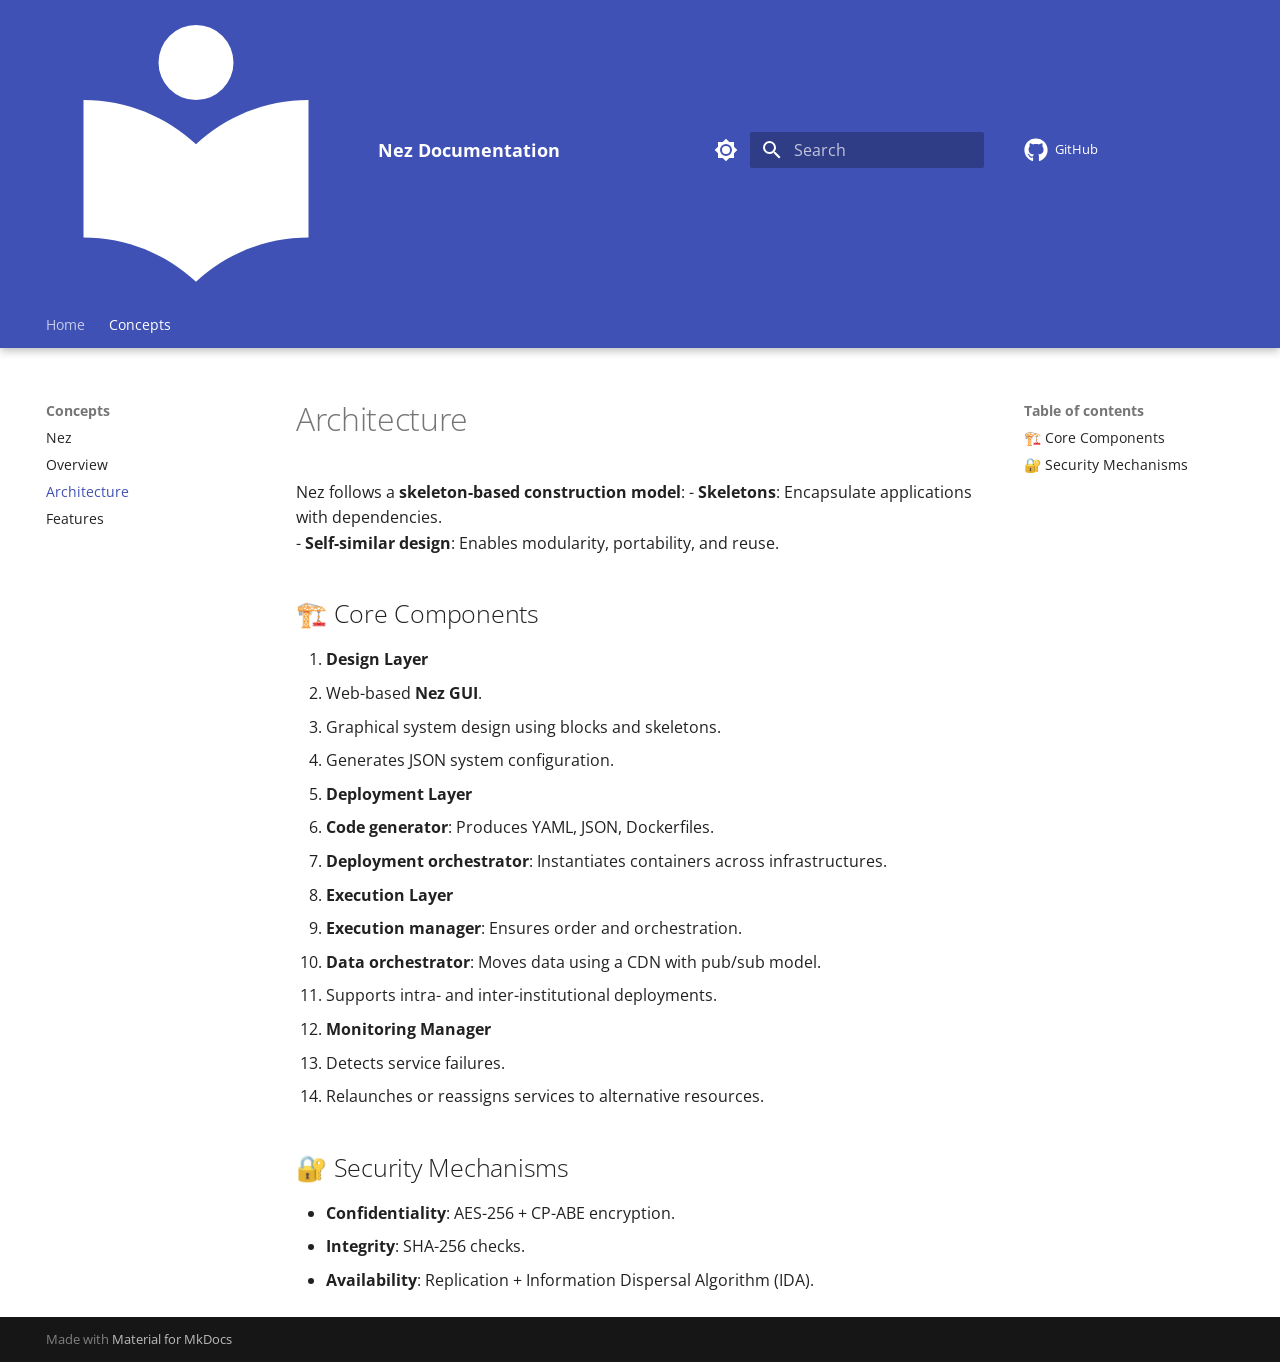
<file: concepts/architecture/index.html>
<!doctype html>
<html lang="en" class="no-js">
  <head>
    
      <meta charset="utf-8">
      <meta name="viewport" content="width=device-width,initial-scale=1">
      
      
      
        <link rel="canonical" href="https://coco-arcos.github.io/nez/concepts/architecture/">
      
      
        <link rel="prev" href="../overview/">
      
      
        <link rel="next" href="../features/">
      
      
        
      
      
      <link rel="icon" href="../../assets/images/favicon.png">
      <meta name="generator" content="mkdocs-1.6.1, mkdocs-material-9.7.6">
    
    
      
        <title>Architecture - Nez Documentation</title>
      
    
    
      <link rel="stylesheet" href="../../assets/stylesheets/main.484c7ddc.min.css">
      
        
        <link rel="stylesheet" href="../../assets/stylesheets/palette.ab4e12ef.min.css">
      
      


    
    
      
    
    
      
        
        
        <link rel="preconnect" href="https://fonts.gstatic.com" crossorigin>
        <link rel="stylesheet" href="https://fonts.googleapis.com/css?family=Open+Sans:300,300i,400,400i,700,700i%7CRoboto+Mono:400,400i,700,700i&display=fallback">
        <style>:root{--md-text-font:"Open Sans";--md-code-font:"Roboto Mono"}</style>
      
    
    
      <link rel="stylesheet" href="../../stylesheets/extra.css">
    
    <script>__md_scope=new URL("../..",location),__md_hash=e=>[...e].reduce(((e,_)=>(e<<5)-e+_.charCodeAt(0)),0),__md_get=(e,_=localStorage,t=__md_scope)=>JSON.parse(_.getItem(t.pathname+"."+e)),__md_set=(e,_,t=localStorage,a=__md_scope)=>{try{t.setItem(a.pathname+"."+e,JSON.stringify(_))}catch(e){}}</script>
    
      

    
    
  </head>
  
  
    
    
      
    
    
    
    
    <body dir="ltr" data-md-color-scheme="default" data-md-color-primary="indigo" data-md-color-accent="indigo">
  
    
    <input class="md-toggle" data-md-toggle="drawer" type="checkbox" id="__drawer" autocomplete="off">
    <input class="md-toggle" data-md-toggle="search" type="checkbox" id="__search" autocomplete="off">
    <label class="md-overlay" for="__drawer"></label>
    <div data-md-component="skip">
      
        
        <a href="#architecture" class="md-skip">
          Skip to content
        </a>
      
    </div>
    <div data-md-component="announce">
      
    </div>
    
    
      

  

<header class="md-header md-header--shadow md-header--lifted" data-md-component="header">
  <nav class="md-header__inner md-grid" aria-label="Header">
    <a href="../.." title="Nez Documentation" class="md-header__button md-logo" aria-label="Nez Documentation" data-md-component="logo">
      
  
  <svg xmlns="http://www.w3.org/2000/svg" viewBox="0 0 24 24"><path d="M12 8a3 3 0 0 0 3-3 3 3 0 0 0-3-3 3 3 0 0 0-3 3 3 3 0 0 0 3 3m0 3.54C9.64 9.35 6.5 8 3 8v11c3.5 0 6.64 1.35 9 3.54 2.36-2.19 5.5-3.54 9-3.54V8c-3.5 0-6.64 1.35-9 3.54"/></svg>

    </a>
    <label class="md-header__button md-icon" for="__drawer">
      
      <svg xmlns="http://www.w3.org/2000/svg" viewBox="0 0 24 24"><path d="M3 6h18v2H3zm0 5h18v2H3zm0 5h18v2H3z"/></svg>
    </label>
    <div class="md-header__title" data-md-component="header-title">
      <div class="md-header__ellipsis">
        <div class="md-header__topic">
          <span class="md-ellipsis">
            Nez Documentation
          </span>
        </div>
        <div class="md-header__topic" data-md-component="header-topic">
          <span class="md-ellipsis">
            
              Architecture
            
          </span>
        </div>
      </div>
    </div>
    
      
        <form class="md-header__option" data-md-component="palette">
  
    
    
    
    <input class="md-option" data-md-color-media="" data-md-color-scheme="default" data-md-color-primary="indigo" data-md-color-accent="indigo"  aria-label="Switch to dark mode"  type="radio" name="__palette" id="__palette_0">
    
      <label class="md-header__button md-icon" title="Switch to dark mode" for="__palette_1" hidden>
        <svg xmlns="http://www.w3.org/2000/svg" viewBox="0 0 24 24"><path d="M12 8a4 4 0 0 0-4 4 4 4 0 0 0 4 4 4 4 0 0 0 4-4 4 4 0 0 0-4-4m0 10a6 6 0 0 1-6-6 6 6 0 0 1 6-6 6 6 0 0 1 6 6 6 6 0 0 1-6 6m8-9.31V4h-4.69L12 .69 8.69 4H4v4.69L.69 12 4 15.31V20h4.69L12 23.31 15.31 20H20v-4.69L23.31 12z"/></svg>
      </label>
    
  
    
    
    
    <input class="md-option" data-md-color-media="" data-md-color-scheme="slate" data-md-color-primary="indigo" data-md-color-accent="indigo"  aria-label="Switch to light mode"  type="radio" name="__palette" id="__palette_1">
    
      <label class="md-header__button md-icon" title="Switch to light mode" for="__palette_0" hidden>
        <svg xmlns="http://www.w3.org/2000/svg" viewBox="0 0 24 24"><path d="M12 18c-.89 0-1.74-.2-2.5-.55C11.56 16.5 13 14.42 13 12s-1.44-4.5-3.5-5.45C10.26 6.2 11.11 6 12 6a6 6 0 0 1 6 6 6 6 0 0 1-6 6m8-9.31V4h-4.69L12 .69 8.69 4H4v4.69L.69 12 4 15.31V20h4.69L12 23.31 15.31 20H20v-4.69L23.31 12z"/></svg>
      </label>
    
  
</form>
      
    
    
      <script>var palette=__md_get("__palette");if(palette&&palette.color){if("(prefers-color-scheme)"===palette.color.media){var media=matchMedia("(prefers-color-scheme: light)"),input=document.querySelector(media.matches?"[data-md-color-media='(prefers-color-scheme: light)']":"[data-md-color-media='(prefers-color-scheme: dark)']");palette.color.media=input.getAttribute("data-md-color-media"),palette.color.scheme=input.getAttribute("data-md-color-scheme"),palette.color.primary=input.getAttribute("data-md-color-primary"),palette.color.accent=input.getAttribute("data-md-color-accent")}for(var[key,value]of Object.entries(palette.color))document.body.setAttribute("data-md-color-"+key,value)}</script>
    
    
    
      
      
        <label class="md-header__button md-icon" for="__search">
          
          <svg xmlns="http://www.w3.org/2000/svg" viewBox="0 0 24 24"><path d="M9.5 3A6.5 6.5 0 0 1 16 9.5c0 1.61-.59 3.09-1.56 4.23l.27.27h.79l5 5-1.5 1.5-5-5v-.79l-.27-.27A6.52 6.52 0 0 1 9.5 16 6.5 6.5 0 0 1 3 9.5 6.5 6.5 0 0 1 9.5 3m0 2C7 5 5 7 5 9.5S7 14 9.5 14 14 12 14 9.5 12 5 9.5 5"/></svg>
        </label>
        <div class="md-search" data-md-component="search" role="dialog">
  <label class="md-search__overlay" for="__search"></label>
  <div class="md-search__inner" role="search">
    <form class="md-search__form" name="search">
      <input type="text" class="md-search__input" name="query" aria-label="Search" placeholder="Search" autocapitalize="off" autocorrect="off" autocomplete="off" spellcheck="false" data-md-component="search-query" required>
      <label class="md-search__icon md-icon" for="__search">
        
        <svg xmlns="http://www.w3.org/2000/svg" viewBox="0 0 24 24"><path d="M9.5 3A6.5 6.5 0 0 1 16 9.5c0 1.61-.59 3.09-1.56 4.23l.27.27h.79l5 5-1.5 1.5-5-5v-.79l-.27-.27A6.52 6.52 0 0 1 9.5 16 6.5 6.5 0 0 1 3 9.5 6.5 6.5 0 0 1 9.5 3m0 2C7 5 5 7 5 9.5S7 14 9.5 14 14 12 14 9.5 12 5 9.5 5"/></svg>
        
        <svg xmlns="http://www.w3.org/2000/svg" viewBox="0 0 24 24"><path d="M20 11v2H8l5.5 5.5-1.42 1.42L4.16 12l7.92-7.92L13.5 5.5 8 11z"/></svg>
      </label>
      <nav class="md-search__options" aria-label="Search">
        
          <a href="javascript:void(0)" class="md-search__icon md-icon" title="Share" aria-label="Share" data-clipboard data-clipboard-text="" data-md-component="search-share" tabindex="-1">
            
            <svg xmlns="http://www.w3.org/2000/svg" viewBox="0 0 24 24"><path d="M18 16.08c-.76 0-1.44.3-1.96.77L8.91 12.7c.05-.23.09-.46.09-.7s-.04-.47-.09-.7l7.05-4.11c.54.5 1.25.81 2.04.81a3 3 0 0 0 3-3 3 3 0 0 0-3-3 3 3 0 0 0-3 3c0 .24.04.47.09.7L8.04 9.81C7.5 9.31 6.79 9 6 9a3 3 0 0 0-3 3 3 3 0 0 0 3 3c.79 0 1.5-.31 2.04-.81l7.12 4.15c-.05.21-.08.43-.08.66 0 1.61 1.31 2.91 2.92 2.91s2.92-1.3 2.92-2.91A2.92 2.92 0 0 0 18 16.08"/></svg>
          </a>
        
        <button type="reset" class="md-search__icon md-icon" title="Clear" aria-label="Clear" tabindex="-1">
          
          <svg xmlns="http://www.w3.org/2000/svg" viewBox="0 0 24 24"><path d="M19 6.41 17.59 5 12 10.59 6.41 5 5 6.41 10.59 12 5 17.59 6.41 19 12 13.41 17.59 19 19 17.59 13.41 12z"/></svg>
        </button>
      </nav>
      
        <div class="md-search__suggest" data-md-component="search-suggest"></div>
      
    </form>
    <div class="md-search__output">
      <div class="md-search__scrollwrap" tabindex="0" data-md-scrollfix>
        <div class="md-search-result" data-md-component="search-result">
          <div class="md-search-result__meta">
            Initializing search
          </div>
          <ol class="md-search-result__list" role="presentation"></ol>
        </div>
      </div>
    </div>
  </div>
</div>
      
    
    
      <div class="md-header__source">
        <a href="https://github.com/CoCo-ARCOS/Nez" title="Go to repository" class="md-source" data-md-component="source">
  <div class="md-source__icon md-icon">
    
    <svg xmlns="http://www.w3.org/2000/svg" viewBox="0 0 512 512"><!--! Font Awesome Free 7.1.0 by @fontawesome - https://fontawesome.com License - https://fontawesome.com/license/free (Icons: CC BY 4.0, Fonts: SIL OFL 1.1, Code: MIT License) Copyright 2025 Fonticons, Inc.--><path d="M173.9 397.4c0 2-2.3 3.6-5.2 3.6-3.3.3-5.6-1.3-5.6-3.6 0-2 2.3-3.6 5.2-3.6 3-.3 5.6 1.3 5.6 3.6m-31.1-4.5c-.7 2 1.3 4.3 4.3 4.9 2.6 1 5.6 0 6.2-2s-1.3-4.3-4.3-5.2c-2.6-.7-5.5.3-6.2 2.3m44.2-1.7c-2.9.7-4.9 2.6-4.6 4.9.3 2 2.9 3.3 5.9 2.6 2.9-.7 4.9-2.6 4.6-4.6-.3-1.9-3-3.2-5.9-2.9M252.8 8C114.1 8 8 113.3 8 252c0 110.9 69.8 205.8 169.5 239.2 12.8 2.3 17.3-5.6 17.3-12.1 0-6.2-.3-40.4-.3-61.4 0 0-70 15-84.7-29.8 0 0-11.4-29.1-27.8-36.6 0 0-22.9-15.7 1.6-15.4 0 0 24.9 2 38.6 25.8 21.9 38.6 58.6 27.5 72.9 20.9 2.3-16 8.8-27.1 16-33.7-55.9-6.2-112.3-14.3-112.3-110.5 0-27.5 7.6-41.3 23.6-58.9-2.6-6.5-11.1-33.3 2.6-67.9 20.9-6.5 69 27 69 27 20-5.6 41.5-8.5 62.8-8.5s42.8 2.9 62.8 8.5c0 0 48.1-33.6 69-27 13.7 34.7 5.2 61.4 2.6 67.9 16 17.7 25.8 31.5 25.8 58.9 0 96.5-58.9 104.2-114.8 110.5 9.2 7.9 17 22.9 17 46.4 0 33.7-.3 75.4-.3 83.6 0 6.5 4.6 14.4 17.3 12.1C436.2 457.8 504 362.9 504 252 504 113.3 391.5 8 252.8 8M105.2 352.9c-1.3 1-1 3.3.7 5.2 1.6 1.6 3.9 2.3 5.2 1 1.3-1 1-3.3-.7-5.2-1.6-1.6-3.9-2.3-5.2-1m-10.8-8.1c-.7 1.3.3 2.9 2.3 3.9 1.6 1 3.6.7 4.3-.7.7-1.3-.3-2.9-2.3-3.9-2-.6-3.6-.3-4.3.7m32.4 35.6c-1.6 1.3-1 4.3 1.3 6.2 2.3 2.3 5.2 2.6 6.5 1 1.3-1.3.7-4.3-1.3-6.2-2.2-2.3-5.2-2.6-6.5-1m-11.4-14.7c-1.6 1-1.6 3.6 0 5.9s4.3 3.3 5.6 2.3c1.6-1.3 1.6-3.9 0-6.2-1.4-2.3-4-3.3-5.6-2"/></svg>
  </div>
  <div class="md-source__repository">
    GitHub
  </div>
</a>
      </div>
    
  </nav>
  
    
      
<nav class="md-tabs" aria-label="Tabs" data-md-component="tabs">
  <div class="md-grid">
    <ul class="md-tabs__list">
      
        
  
  
  
  
    
    
      <li class="md-tabs__item">
        <a href="../.." class="md-tabs__link">
          
  
  
  Home

        </a>
      </li>
    
  

      
        
  
  
  
    
  
  
    
    
      <li class="md-tabs__item md-tabs__item--active">
        <a href="../" class="md-tabs__link">
          
  
  
  Concepts

        </a>
      </li>
    
  

      
    </ul>
  </div>
</nav>
    
  
</header>
    
    <div class="md-container" data-md-component="container">
      
      
        
      
      <main class="md-main" data-md-component="main">
        <div class="md-main__inner md-grid">
          
            
              
              <div class="md-sidebar md-sidebar--primary" data-md-component="sidebar" data-md-type="navigation" >
                <div class="md-sidebar__scrollwrap">
                  <div class="md-sidebar__inner">
                    


  


<nav class="md-nav md-nav--primary md-nav--lifted" aria-label="Navigation" data-md-level="0">
  <label class="md-nav__title" for="__drawer">
    <a href="../.." title="Nez Documentation" class="md-nav__button md-logo" aria-label="Nez Documentation" data-md-component="logo">
      
  
  <svg xmlns="http://www.w3.org/2000/svg" viewBox="0 0 24 24"><path d="M12 8a3 3 0 0 0 3-3 3 3 0 0 0-3-3 3 3 0 0 0-3 3 3 3 0 0 0 3 3m0 3.54C9.64 9.35 6.5 8 3 8v11c3.5 0 6.64 1.35 9 3.54 2.36-2.19 5.5-3.54 9-3.54V8c-3.5 0-6.64 1.35-9 3.54"/></svg>

    </a>
    Nez Documentation
  </label>
  
    <div class="md-nav__source">
      <a href="https://github.com/CoCo-ARCOS/Nez" title="Go to repository" class="md-source" data-md-component="source">
  <div class="md-source__icon md-icon">
    
    <svg xmlns="http://www.w3.org/2000/svg" viewBox="0 0 512 512"><!--! Font Awesome Free 7.1.0 by @fontawesome - https://fontawesome.com License - https://fontawesome.com/license/free (Icons: CC BY 4.0, Fonts: SIL OFL 1.1, Code: MIT License) Copyright 2025 Fonticons, Inc.--><path d="M173.9 397.4c0 2-2.3 3.6-5.2 3.6-3.3.3-5.6-1.3-5.6-3.6 0-2 2.3-3.6 5.2-3.6 3-.3 5.6 1.3 5.6 3.6m-31.1-4.5c-.7 2 1.3 4.3 4.3 4.9 2.6 1 5.6 0 6.2-2s-1.3-4.3-4.3-5.2c-2.6-.7-5.5.3-6.2 2.3m44.2-1.7c-2.9.7-4.9 2.6-4.6 4.9.3 2 2.9 3.3 5.9 2.6 2.9-.7 4.9-2.6 4.6-4.6-.3-1.9-3-3.2-5.9-2.9M252.8 8C114.1 8 8 113.3 8 252c0 110.9 69.8 205.8 169.5 239.2 12.8 2.3 17.3-5.6 17.3-12.1 0-6.2-.3-40.4-.3-61.4 0 0-70 15-84.7-29.8 0 0-11.4-29.1-27.8-36.6 0 0-22.9-15.7 1.6-15.4 0 0 24.9 2 38.6 25.8 21.9 38.6 58.6 27.5 72.9 20.9 2.3-16 8.8-27.1 16-33.7-55.9-6.2-112.3-14.3-112.3-110.5 0-27.5 7.6-41.3 23.6-58.9-2.6-6.5-11.1-33.3 2.6-67.9 20.9-6.5 69 27 69 27 20-5.6 41.5-8.5 62.8-8.5s42.8 2.9 62.8 8.5c0 0 48.1-33.6 69-27 13.7 34.7 5.2 61.4 2.6 67.9 16 17.7 25.8 31.5 25.8 58.9 0 96.5-58.9 104.2-114.8 110.5 9.2 7.9 17 22.9 17 46.4 0 33.7-.3 75.4-.3 83.6 0 6.5 4.6 14.4 17.3 12.1C436.2 457.8 504 362.9 504 252 504 113.3 391.5 8 252.8 8M105.2 352.9c-1.3 1-1 3.3.7 5.2 1.6 1.6 3.9 2.3 5.2 1 1.3-1 1-3.3-.7-5.2-1.6-1.6-3.9-2.3-5.2-1m-10.8-8.1c-.7 1.3.3 2.9 2.3 3.9 1.6 1 3.6.7 4.3-.7.7-1.3-.3-2.9-2.3-3.9-2-.6-3.6-.3-4.3.7m32.4 35.6c-1.6 1.3-1 4.3 1.3 6.2 2.3 2.3 5.2 2.6 6.5 1 1.3-1.3.7-4.3-1.3-6.2-2.2-2.3-5.2-2.6-6.5-1m-11.4-14.7c-1.6 1-1.6 3.6 0 5.9s4.3 3.3 5.6 2.3c1.6-1.3 1.6-3.9 0-6.2-1.4-2.3-4-3.3-5.6-2"/></svg>
  </div>
  <div class="md-source__repository">
    GitHub
  </div>
</a>
    </div>
  
  <ul class="md-nav__list" data-md-scrollfix>
    
      
      
  
  
  
  
    
    
    
    
      
      
        
      
    
    
    <li class="md-nav__item md-nav__item--nested">
      
        
        
        <input class="md-nav__toggle md-toggle " type="checkbox" id="__nav_1" >
        
          
          <label class="md-nav__link" for="__nav_1" id="__nav_1_label" tabindex="0">
            
  
  
  <span class="md-ellipsis">
    
  
    Home
  

    
  </span>
  
  

            <span class="md-nav__icon md-icon"></span>
          </label>
        
        <nav class="md-nav" data-md-level="1" aria-labelledby="__nav_1_label" aria-expanded="false">
          <label class="md-nav__title" for="__nav_1">
            <span class="md-nav__icon md-icon"></span>
            
  
    Home
  

          </label>
          <ul class="md-nav__list" data-md-scrollfix>
            
              
                
  
  
  
  
    <li class="md-nav__item">
      <a href="../.." class="md-nav__link">
        
  
  
  <span class="md-ellipsis">
    
  
    Introduction
  

    
  </span>
  
  

      </a>
    </li>
  

              
            
              
                
  
  
  
  
    <li class="md-nav__item">
      <a href="../../example_deployment/" class="md-nav__link">
        
  
  
  <span class="md-ellipsis">
    
  
    Deployment example
  

    
  </span>
  
  

      </a>
    </li>
  

              
            
          </ul>
        </nav>
      
    </li>
  

    
      
      
  
  
    
  
  
  
    
    
    
    
      
        
        
      
      
        
      
    
    
    <li class="md-nav__item md-nav__item--active md-nav__item--section md-nav__item--nested">
      
        
        
        <input class="md-nav__toggle md-toggle " type="checkbox" id="__nav_2" checked>
        
          
          <label class="md-nav__link" for="__nav_2" id="__nav_2_label" tabindex="">
            
  
  
  <span class="md-ellipsis">
    
  
    Concepts
  

    
  </span>
  
  

            <span class="md-nav__icon md-icon"></span>
          </label>
        
        <nav class="md-nav" data-md-level="1" aria-labelledby="__nav_2_label" aria-expanded="true">
          <label class="md-nav__title" for="__nav_2">
            <span class="md-nav__icon md-icon"></span>
            
  
    Concepts
  

          </label>
          <ul class="md-nav__list" data-md-scrollfix>
            
              
                
  
  
  
  
    <li class="md-nav__item">
      <a href="../" class="md-nav__link">
        
  
  
  <span class="md-ellipsis">
    
  
    Nez
  

    
  </span>
  
  

      </a>
    </li>
  

              
            
              
                
  
  
  
  
    <li class="md-nav__item">
      <a href="../overview/" class="md-nav__link">
        
  
  
  <span class="md-ellipsis">
    
  
    Overview
  

    
  </span>
  
  

      </a>
    </li>
  

              
            
              
                
  
  
    
  
  
  
    <li class="md-nav__item md-nav__item--active">
      
      <input class="md-nav__toggle md-toggle" type="checkbox" id="__toc">
      
      
        
      
      
        <label class="md-nav__link md-nav__link--active" for="__toc">
          
  
  
  <span class="md-ellipsis">
    
  
    Architecture
  

    
  </span>
  
  

          <span class="md-nav__icon md-icon"></span>
        </label>
      
      <a href="./" class="md-nav__link md-nav__link--active">
        
  
  
  <span class="md-ellipsis">
    
  
    Architecture
  

    
  </span>
  
  

      </a>
      
        

<nav class="md-nav md-nav--secondary" aria-label="Table of contents">
  
  
  
    
  
  
    <label class="md-nav__title" for="__toc">
      <span class="md-nav__icon md-icon"></span>
      Table of contents
    </label>
    <ul class="md-nav__list" data-md-component="toc" data-md-scrollfix>
      
        <li class="md-nav__item">
  <a href="#core-components" class="md-nav__link">
    <span class="md-ellipsis">
      
        🏗️ Core Components
      
    </span>
  </a>
  
</li>
      
        <li class="md-nav__item">
  <a href="#security-mechanisms" class="md-nav__link">
    <span class="md-ellipsis">
      
        🔐 Security Mechanisms
      
    </span>
  </a>
  
</li>
      
    </ul>
  
</nav>
      
    </li>
  

              
            
              
                
  
  
  
  
    <li class="md-nav__item">
      <a href="../features/" class="md-nav__link">
        
  
  
  <span class="md-ellipsis">
    
  
    Features
  

    
  </span>
  
  

      </a>
    </li>
  

              
            
          </ul>
        </nav>
      
    </li>
  

    
  </ul>
</nav>
                  </div>
                </div>
              </div>
            
            
              
              <div class="md-sidebar md-sidebar--secondary" data-md-component="sidebar" data-md-type="toc" >
                <div class="md-sidebar__scrollwrap">
                  <div class="md-sidebar__inner">
                    

<nav class="md-nav md-nav--secondary" aria-label="Table of contents">
  
  
  
    
  
  
    <label class="md-nav__title" for="__toc">
      <span class="md-nav__icon md-icon"></span>
      Table of contents
    </label>
    <ul class="md-nav__list" data-md-component="toc" data-md-scrollfix>
      
        <li class="md-nav__item">
  <a href="#core-components" class="md-nav__link">
    <span class="md-ellipsis">
      
        🏗️ Core Components
      
    </span>
  </a>
  
</li>
      
        <li class="md-nav__item">
  <a href="#security-mechanisms" class="md-nav__link">
    <span class="md-ellipsis">
      
        🔐 Security Mechanisms
      
    </span>
  </a>
  
</li>
      
    </ul>
  
</nav>
                  </div>
                </div>
              </div>
            
          
          
            <div class="md-content" data-md-component="content">
              
                




              
              <article class="md-content__inner md-typeset">
                
                  


  
  


<h1 id="architecture">Architecture</h1>
<p>Nez follows a <strong>skeleton-based construction model</strong>:
- <strong>Skeletons</strong>: Encapsulate applications with dependencies.<br />
- <strong>Self-similar design</strong>: Enables modularity, portability, and reuse.  </p>
<h2 id="core-components">🏗️ Core Components</h2>
<ol>
<li><strong>Design Layer</strong></li>
<li>Web-based <strong>Nez GUI</strong>.  </li>
<li>Graphical system design using blocks and skeletons.  </li>
<li>
<p>Generates JSON system configuration.</p>
</li>
<li>
<p><strong>Deployment Layer</strong></p>
</li>
<li><strong>Code generator</strong>: Produces YAML, JSON, Dockerfiles.  </li>
<li>
<p><strong>Deployment orchestrator</strong>: Instantiates containers across infrastructures.  </p>
</li>
<li>
<p><strong>Execution Layer</strong></p>
</li>
<li><strong>Execution manager</strong>: Ensures order and orchestration.  </li>
<li><strong>Data orchestrator</strong>: Moves data using a CDN with pub/sub model.  </li>
<li>
<p>Supports intra- and inter-institutional deployments.  </p>
</li>
<li>
<p><strong>Monitoring Manager</strong></p>
</li>
<li>Detects service failures.  </li>
<li>Relaunches or reassigns services to alternative resources.  </li>
</ol>
<h2 id="security-mechanisms">🔐 Security Mechanisms</h2>
<ul>
<li><strong>Confidentiality</strong>: AES-256 + CP-ABE encryption.  </li>
<li><strong>Integrity</strong>: SHA-256 checks.  </li>
<li><strong>Availability</strong>: Replication + Information Dispersal Algorithm (IDA).  </li>
</ul>












                
              </article>
            </div>
          
          
<script>var target=document.getElementById(location.hash.slice(1));target&&target.name&&(target.checked=target.name.startsWith("__tabbed_"))</script>
        </div>
        
          <button type="button" class="md-top md-icon" data-md-component="top" hidden>
  
  <svg xmlns="http://www.w3.org/2000/svg" viewBox="0 0 24 24"><path d="M13 20h-2V8l-5.5 5.5-1.42-1.42L12 4.16l7.92 7.92-1.42 1.42L13 8z"/></svg>
  Back to top
</button>
        
      </main>
      
        <footer class="md-footer">
  
  <div class="md-footer-meta md-typeset">
    <div class="md-footer-meta__inner md-grid">
      <div class="md-copyright">
  
  
    Made with
    <a href="https://squidfunk.github.io/mkdocs-material/" target="_blank" rel="noopener">
      Material for MkDocs
    </a>
  
</div>
      
    </div>
  </div>
</footer>
      
    </div>
    <div class="md-dialog" data-md-component="dialog">
      <div class="md-dialog__inner md-typeset"></div>
    </div>
    
    
    
      
      
      <script id="__config" type="application/json">{"annotate": null, "base": "../..", "features": ["content.code.annotate", "content.code.copy", "content.code.select", "navigation.path", "navigation.sections", "navigation.tabs", "navigation.top", "navigation.tabs.sticky", "navigation.tracking", "search.highlight", "search.share", "search.suggest", "toc.follow"], "search": "../../assets/javascripts/workers/search.2c215733.min.js", "tags": null, "translations": {"clipboard.copied": "Copied to clipboard", "clipboard.copy": "Copy to clipboard", "search.result.more.one": "1 more on this page", "search.result.more.other": "# more on this page", "search.result.none": "No matching documents", "search.result.one": "1 matching document", "search.result.other": "# matching documents", "search.result.placeholder": "Type to start searching", "search.result.term.missing": "Missing", "select.version": "Select version"}, "version": null}</script>
    
    
      <script src="../../assets/javascripts/bundle.79ae519e.min.js"></script>
      
    
  </body>
</html>
</file>
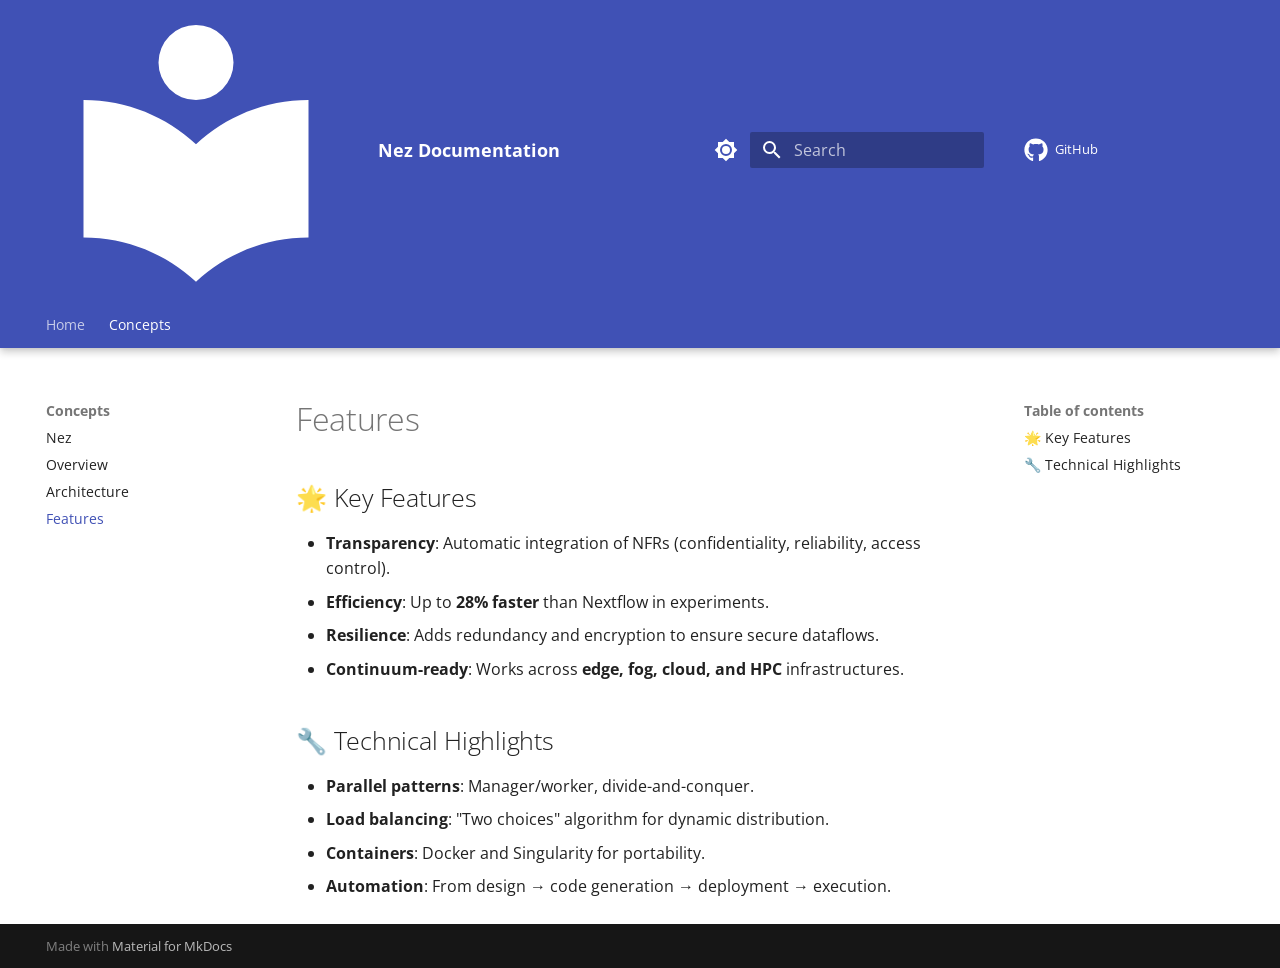
<file: concepts/features/index.html>
<!doctype html>
<html lang="en" class="no-js">
  <head>
    
      <meta charset="utf-8">
      <meta name="viewport" content="width=device-width,initial-scale=1">
      
      
      
        <link rel="canonical" href="https://coco-arcos.github.io/nez/concepts/features/">
      
      
        <link rel="prev" href="../architecture/">
      
      
      
        
      
      
      <link rel="icon" href="../../assets/images/favicon.png">
      <meta name="generator" content="mkdocs-1.6.1, mkdocs-material-9.7.6">
    
    
      
        <title>Features - Nez Documentation</title>
      
    
    
      <link rel="stylesheet" href="../../assets/stylesheets/main.484c7ddc.min.css">
      
        
        <link rel="stylesheet" href="../../assets/stylesheets/palette.ab4e12ef.min.css">
      
      


    
    
      
    
    
      
        
        
        <link rel="preconnect" href="https://fonts.gstatic.com" crossorigin>
        <link rel="stylesheet" href="https://fonts.googleapis.com/css?family=Open+Sans:300,300i,400,400i,700,700i%7CRoboto+Mono:400,400i,700,700i&display=fallback">
        <style>:root{--md-text-font:"Open Sans";--md-code-font:"Roboto Mono"}</style>
      
    
    
      <link rel="stylesheet" href="../../stylesheets/extra.css">
    
    <script>__md_scope=new URL("../..",location),__md_hash=e=>[...e].reduce(((e,_)=>(e<<5)-e+_.charCodeAt(0)),0),__md_get=(e,_=localStorage,t=__md_scope)=>JSON.parse(_.getItem(t.pathname+"."+e)),__md_set=(e,_,t=localStorage,a=__md_scope)=>{try{t.setItem(a.pathname+"."+e,JSON.stringify(_))}catch(e){}}</script>
    
      

    
    
  </head>
  
  
    
    
      
    
    
    
    
    <body dir="ltr" data-md-color-scheme="default" data-md-color-primary="indigo" data-md-color-accent="indigo">
  
    
    <input class="md-toggle" data-md-toggle="drawer" type="checkbox" id="__drawer" autocomplete="off">
    <input class="md-toggle" data-md-toggle="search" type="checkbox" id="__search" autocomplete="off">
    <label class="md-overlay" for="__drawer"></label>
    <div data-md-component="skip">
      
        
        <a href="#features" class="md-skip">
          Skip to content
        </a>
      
    </div>
    <div data-md-component="announce">
      
    </div>
    
    
      

  

<header class="md-header md-header--shadow md-header--lifted" data-md-component="header">
  <nav class="md-header__inner md-grid" aria-label="Header">
    <a href="../.." title="Nez Documentation" class="md-header__button md-logo" aria-label="Nez Documentation" data-md-component="logo">
      
  
  <svg xmlns="http://www.w3.org/2000/svg" viewBox="0 0 24 24"><path d="M12 8a3 3 0 0 0 3-3 3 3 0 0 0-3-3 3 3 0 0 0-3 3 3 3 0 0 0 3 3m0 3.54C9.64 9.35 6.5 8 3 8v11c3.5 0 6.64 1.35 9 3.54 2.36-2.19 5.5-3.54 9-3.54V8c-3.5 0-6.64 1.35-9 3.54"/></svg>

    </a>
    <label class="md-header__button md-icon" for="__drawer">
      
      <svg xmlns="http://www.w3.org/2000/svg" viewBox="0 0 24 24"><path d="M3 6h18v2H3zm0 5h18v2H3zm0 5h18v2H3z"/></svg>
    </label>
    <div class="md-header__title" data-md-component="header-title">
      <div class="md-header__ellipsis">
        <div class="md-header__topic">
          <span class="md-ellipsis">
            Nez Documentation
          </span>
        </div>
        <div class="md-header__topic" data-md-component="header-topic">
          <span class="md-ellipsis">
            
              Features
            
          </span>
        </div>
      </div>
    </div>
    
      
        <form class="md-header__option" data-md-component="palette">
  
    
    
    
    <input class="md-option" data-md-color-media="" data-md-color-scheme="default" data-md-color-primary="indigo" data-md-color-accent="indigo"  aria-label="Switch to dark mode"  type="radio" name="__palette" id="__palette_0">
    
      <label class="md-header__button md-icon" title="Switch to dark mode" for="__palette_1" hidden>
        <svg xmlns="http://www.w3.org/2000/svg" viewBox="0 0 24 24"><path d="M12 8a4 4 0 0 0-4 4 4 4 0 0 0 4 4 4 4 0 0 0 4-4 4 4 0 0 0-4-4m0 10a6 6 0 0 1-6-6 6 6 0 0 1 6-6 6 6 0 0 1 6 6 6 6 0 0 1-6 6m8-9.31V4h-4.69L12 .69 8.69 4H4v4.69L.69 12 4 15.31V20h4.69L12 23.31 15.31 20H20v-4.69L23.31 12z"/></svg>
      </label>
    
  
    
    
    
    <input class="md-option" data-md-color-media="" data-md-color-scheme="slate" data-md-color-primary="indigo" data-md-color-accent="indigo"  aria-label="Switch to light mode"  type="radio" name="__palette" id="__palette_1">
    
      <label class="md-header__button md-icon" title="Switch to light mode" for="__palette_0" hidden>
        <svg xmlns="http://www.w3.org/2000/svg" viewBox="0 0 24 24"><path d="M12 18c-.89 0-1.74-.2-2.5-.55C11.56 16.5 13 14.42 13 12s-1.44-4.5-3.5-5.45C10.26 6.2 11.11 6 12 6a6 6 0 0 1 6 6 6 6 0 0 1-6 6m8-9.31V4h-4.69L12 .69 8.69 4H4v4.69L.69 12 4 15.31V20h4.69L12 23.31 15.31 20H20v-4.69L23.31 12z"/></svg>
      </label>
    
  
</form>
      
    
    
      <script>var palette=__md_get("__palette");if(palette&&palette.color){if("(prefers-color-scheme)"===palette.color.media){var media=matchMedia("(prefers-color-scheme: light)"),input=document.querySelector(media.matches?"[data-md-color-media='(prefers-color-scheme: light)']":"[data-md-color-media='(prefers-color-scheme: dark)']");palette.color.media=input.getAttribute("data-md-color-media"),palette.color.scheme=input.getAttribute("data-md-color-scheme"),palette.color.primary=input.getAttribute("data-md-color-primary"),palette.color.accent=input.getAttribute("data-md-color-accent")}for(var[key,value]of Object.entries(palette.color))document.body.setAttribute("data-md-color-"+key,value)}</script>
    
    
    
      
      
        <label class="md-header__button md-icon" for="__search">
          
          <svg xmlns="http://www.w3.org/2000/svg" viewBox="0 0 24 24"><path d="M9.5 3A6.5 6.5 0 0 1 16 9.5c0 1.61-.59 3.09-1.56 4.23l.27.27h.79l5 5-1.5 1.5-5-5v-.79l-.27-.27A6.52 6.52 0 0 1 9.5 16 6.5 6.5 0 0 1 3 9.5 6.5 6.5 0 0 1 9.5 3m0 2C7 5 5 7 5 9.5S7 14 9.5 14 14 12 14 9.5 12 5 9.5 5"/></svg>
        </label>
        <div class="md-search" data-md-component="search" role="dialog">
  <label class="md-search__overlay" for="__search"></label>
  <div class="md-search__inner" role="search">
    <form class="md-search__form" name="search">
      <input type="text" class="md-search__input" name="query" aria-label="Search" placeholder="Search" autocapitalize="off" autocorrect="off" autocomplete="off" spellcheck="false" data-md-component="search-query" required>
      <label class="md-search__icon md-icon" for="__search">
        
        <svg xmlns="http://www.w3.org/2000/svg" viewBox="0 0 24 24"><path d="M9.5 3A6.5 6.5 0 0 1 16 9.5c0 1.61-.59 3.09-1.56 4.23l.27.27h.79l5 5-1.5 1.5-5-5v-.79l-.27-.27A6.52 6.52 0 0 1 9.5 16 6.5 6.5 0 0 1 3 9.5 6.5 6.5 0 0 1 9.5 3m0 2C7 5 5 7 5 9.5S7 14 9.5 14 14 12 14 9.5 12 5 9.5 5"/></svg>
        
        <svg xmlns="http://www.w3.org/2000/svg" viewBox="0 0 24 24"><path d="M20 11v2H8l5.5 5.5-1.42 1.42L4.16 12l7.92-7.92L13.5 5.5 8 11z"/></svg>
      </label>
      <nav class="md-search__options" aria-label="Search">
        
          <a href="javascript:void(0)" class="md-search__icon md-icon" title="Share" aria-label="Share" data-clipboard data-clipboard-text="" data-md-component="search-share" tabindex="-1">
            
            <svg xmlns="http://www.w3.org/2000/svg" viewBox="0 0 24 24"><path d="M18 16.08c-.76 0-1.44.3-1.96.77L8.91 12.7c.05-.23.09-.46.09-.7s-.04-.47-.09-.7l7.05-4.11c.54.5 1.25.81 2.04.81a3 3 0 0 0 3-3 3 3 0 0 0-3-3 3 3 0 0 0-3 3c0 .24.04.47.09.7L8.04 9.81C7.5 9.31 6.79 9 6 9a3 3 0 0 0-3 3 3 3 0 0 0 3 3c.79 0 1.5-.31 2.04-.81l7.12 4.15c-.05.21-.08.43-.08.66 0 1.61 1.31 2.91 2.92 2.91s2.92-1.3 2.92-2.91A2.92 2.92 0 0 0 18 16.08"/></svg>
          </a>
        
        <button type="reset" class="md-search__icon md-icon" title="Clear" aria-label="Clear" tabindex="-1">
          
          <svg xmlns="http://www.w3.org/2000/svg" viewBox="0 0 24 24"><path d="M19 6.41 17.59 5 12 10.59 6.41 5 5 6.41 10.59 12 5 17.59 6.41 19 12 13.41 17.59 19 19 17.59 13.41 12z"/></svg>
        </button>
      </nav>
      
        <div class="md-search__suggest" data-md-component="search-suggest"></div>
      
    </form>
    <div class="md-search__output">
      <div class="md-search__scrollwrap" tabindex="0" data-md-scrollfix>
        <div class="md-search-result" data-md-component="search-result">
          <div class="md-search-result__meta">
            Initializing search
          </div>
          <ol class="md-search-result__list" role="presentation"></ol>
        </div>
      </div>
    </div>
  </div>
</div>
      
    
    
      <div class="md-header__source">
        <a href="https://github.com/CoCo-ARCOS/Nez" title="Go to repository" class="md-source" data-md-component="source">
  <div class="md-source__icon md-icon">
    
    <svg xmlns="http://www.w3.org/2000/svg" viewBox="0 0 512 512"><!--! Font Awesome Free 7.1.0 by @fontawesome - https://fontawesome.com License - https://fontawesome.com/license/free (Icons: CC BY 4.0, Fonts: SIL OFL 1.1, Code: MIT License) Copyright 2025 Fonticons, Inc.--><path d="M173.9 397.4c0 2-2.3 3.6-5.2 3.6-3.3.3-5.6-1.3-5.6-3.6 0-2 2.3-3.6 5.2-3.6 3-.3 5.6 1.3 5.6 3.6m-31.1-4.5c-.7 2 1.3 4.3 4.3 4.9 2.6 1 5.6 0 6.2-2s-1.3-4.3-4.3-5.2c-2.6-.7-5.5.3-6.2 2.3m44.2-1.7c-2.9.7-4.9 2.6-4.6 4.9.3 2 2.9 3.3 5.9 2.6 2.9-.7 4.9-2.6 4.6-4.6-.3-1.9-3-3.2-5.9-2.9M252.8 8C114.1 8 8 113.3 8 252c0 110.9 69.8 205.8 169.5 239.2 12.8 2.3 17.3-5.6 17.3-12.1 0-6.2-.3-40.4-.3-61.4 0 0-70 15-84.7-29.8 0 0-11.4-29.1-27.8-36.6 0 0-22.9-15.7 1.6-15.4 0 0 24.9 2 38.6 25.8 21.9 38.6 58.6 27.5 72.9 20.9 2.3-16 8.8-27.1 16-33.7-55.9-6.2-112.3-14.3-112.3-110.5 0-27.5 7.6-41.3 23.6-58.9-2.6-6.5-11.1-33.3 2.6-67.9 20.9-6.5 69 27 69 27 20-5.6 41.5-8.5 62.8-8.5s42.8 2.9 62.8 8.5c0 0 48.1-33.6 69-27 13.7 34.7 5.2 61.4 2.6 67.9 16 17.7 25.8 31.5 25.8 58.9 0 96.5-58.9 104.2-114.8 110.5 9.2 7.9 17 22.9 17 46.4 0 33.7-.3 75.4-.3 83.6 0 6.5 4.6 14.4 17.3 12.1C436.2 457.8 504 362.9 504 252 504 113.3 391.5 8 252.8 8M105.2 352.9c-1.3 1-1 3.3.7 5.2 1.6 1.6 3.9 2.3 5.2 1 1.3-1 1-3.3-.7-5.2-1.6-1.6-3.9-2.3-5.2-1m-10.8-8.1c-.7 1.3.3 2.9 2.3 3.9 1.6 1 3.6.7 4.3-.7.7-1.3-.3-2.9-2.3-3.9-2-.6-3.6-.3-4.3.7m32.4 35.6c-1.6 1.3-1 4.3 1.3 6.2 2.3 2.3 5.2 2.6 6.5 1 1.3-1.3.7-4.3-1.3-6.2-2.2-2.3-5.2-2.6-6.5-1m-11.4-14.7c-1.6 1-1.6 3.6 0 5.9s4.3 3.3 5.6 2.3c1.6-1.3 1.6-3.9 0-6.2-1.4-2.3-4-3.3-5.6-2"/></svg>
  </div>
  <div class="md-source__repository">
    GitHub
  </div>
</a>
      </div>
    
  </nav>
  
    
      
<nav class="md-tabs" aria-label="Tabs" data-md-component="tabs">
  <div class="md-grid">
    <ul class="md-tabs__list">
      
        
  
  
  
  
    
    
      <li class="md-tabs__item">
        <a href="../.." class="md-tabs__link">
          
  
  
  Home

        </a>
      </li>
    
  

      
        
  
  
  
    
  
  
    
    
      <li class="md-tabs__item md-tabs__item--active">
        <a href="../" class="md-tabs__link">
          
  
  
  Concepts

        </a>
      </li>
    
  

      
    </ul>
  </div>
</nav>
    
  
</header>
    
    <div class="md-container" data-md-component="container">
      
      
        
      
      <main class="md-main" data-md-component="main">
        <div class="md-main__inner md-grid">
          
            
              
              <div class="md-sidebar md-sidebar--primary" data-md-component="sidebar" data-md-type="navigation" >
                <div class="md-sidebar__scrollwrap">
                  <div class="md-sidebar__inner">
                    


  


<nav class="md-nav md-nav--primary md-nav--lifted" aria-label="Navigation" data-md-level="0">
  <label class="md-nav__title" for="__drawer">
    <a href="../.." title="Nez Documentation" class="md-nav__button md-logo" aria-label="Nez Documentation" data-md-component="logo">
      
  
  <svg xmlns="http://www.w3.org/2000/svg" viewBox="0 0 24 24"><path d="M12 8a3 3 0 0 0 3-3 3 3 0 0 0-3-3 3 3 0 0 0-3 3 3 3 0 0 0 3 3m0 3.54C9.64 9.35 6.5 8 3 8v11c3.5 0 6.64 1.35 9 3.54 2.36-2.19 5.5-3.54 9-3.54V8c-3.5 0-6.64 1.35-9 3.54"/></svg>

    </a>
    Nez Documentation
  </label>
  
    <div class="md-nav__source">
      <a href="https://github.com/CoCo-ARCOS/Nez" title="Go to repository" class="md-source" data-md-component="source">
  <div class="md-source__icon md-icon">
    
    <svg xmlns="http://www.w3.org/2000/svg" viewBox="0 0 512 512"><!--! Font Awesome Free 7.1.0 by @fontawesome - https://fontawesome.com License - https://fontawesome.com/license/free (Icons: CC BY 4.0, Fonts: SIL OFL 1.1, Code: MIT License) Copyright 2025 Fonticons, Inc.--><path d="M173.9 397.4c0 2-2.3 3.6-5.2 3.6-3.3.3-5.6-1.3-5.6-3.6 0-2 2.3-3.6 5.2-3.6 3-.3 5.6 1.3 5.6 3.6m-31.1-4.5c-.7 2 1.3 4.3 4.3 4.9 2.6 1 5.6 0 6.2-2s-1.3-4.3-4.3-5.2c-2.6-.7-5.5.3-6.2 2.3m44.2-1.7c-2.9.7-4.9 2.6-4.6 4.9.3 2 2.9 3.3 5.9 2.6 2.9-.7 4.9-2.6 4.6-4.6-.3-1.9-3-3.2-5.9-2.9M252.8 8C114.1 8 8 113.3 8 252c0 110.9 69.8 205.8 169.5 239.2 12.8 2.3 17.3-5.6 17.3-12.1 0-6.2-.3-40.4-.3-61.4 0 0-70 15-84.7-29.8 0 0-11.4-29.1-27.8-36.6 0 0-22.9-15.7 1.6-15.4 0 0 24.9 2 38.6 25.8 21.9 38.6 58.6 27.5 72.9 20.9 2.3-16 8.8-27.1 16-33.7-55.9-6.2-112.3-14.3-112.3-110.5 0-27.5 7.6-41.3 23.6-58.9-2.6-6.5-11.1-33.3 2.6-67.9 20.9-6.5 69 27 69 27 20-5.6 41.5-8.5 62.8-8.5s42.8 2.9 62.8 8.5c0 0 48.1-33.6 69-27 13.7 34.7 5.2 61.4 2.6 67.9 16 17.7 25.8 31.5 25.8 58.9 0 96.5-58.9 104.2-114.8 110.5 9.2 7.9 17 22.9 17 46.4 0 33.7-.3 75.4-.3 83.6 0 6.5 4.6 14.4 17.3 12.1C436.2 457.8 504 362.9 504 252 504 113.3 391.5 8 252.8 8M105.2 352.9c-1.3 1-1 3.3.7 5.2 1.6 1.6 3.9 2.3 5.2 1 1.3-1 1-3.3-.7-5.2-1.6-1.6-3.9-2.3-5.2-1m-10.8-8.1c-.7 1.3.3 2.9 2.3 3.9 1.6 1 3.6.7 4.3-.7.7-1.3-.3-2.9-2.3-3.9-2-.6-3.6-.3-4.3.7m32.4 35.6c-1.6 1.3-1 4.3 1.3 6.2 2.3 2.3 5.2 2.6 6.5 1 1.3-1.3.7-4.3-1.3-6.2-2.2-2.3-5.2-2.6-6.5-1m-11.4-14.7c-1.6 1-1.6 3.6 0 5.9s4.3 3.3 5.6 2.3c1.6-1.3 1.6-3.9 0-6.2-1.4-2.3-4-3.3-5.6-2"/></svg>
  </div>
  <div class="md-source__repository">
    GitHub
  </div>
</a>
    </div>
  
  <ul class="md-nav__list" data-md-scrollfix>
    
      
      
  
  
  
  
    
    
    
    
      
      
        
      
    
    
    <li class="md-nav__item md-nav__item--nested">
      
        
        
        <input class="md-nav__toggle md-toggle " type="checkbox" id="__nav_1" >
        
          
          <label class="md-nav__link" for="__nav_1" id="__nav_1_label" tabindex="0">
            
  
  
  <span class="md-ellipsis">
    
  
    Home
  

    
  </span>
  
  

            <span class="md-nav__icon md-icon"></span>
          </label>
        
        <nav class="md-nav" data-md-level="1" aria-labelledby="__nav_1_label" aria-expanded="false">
          <label class="md-nav__title" for="__nav_1">
            <span class="md-nav__icon md-icon"></span>
            
  
    Home
  

          </label>
          <ul class="md-nav__list" data-md-scrollfix>
            
              
                
  
  
  
  
    <li class="md-nav__item">
      <a href="../.." class="md-nav__link">
        
  
  
  <span class="md-ellipsis">
    
  
    Introduction
  

    
  </span>
  
  

      </a>
    </li>
  

              
            
              
                
  
  
  
  
    <li class="md-nav__item">
      <a href="../../example_deployment/" class="md-nav__link">
        
  
  
  <span class="md-ellipsis">
    
  
    Deployment example
  

    
  </span>
  
  

      </a>
    </li>
  

              
            
          </ul>
        </nav>
      
    </li>
  

    
      
      
  
  
    
  
  
  
    
    
    
    
      
        
        
      
      
        
      
    
    
    <li class="md-nav__item md-nav__item--active md-nav__item--section md-nav__item--nested">
      
        
        
        <input class="md-nav__toggle md-toggle " type="checkbox" id="__nav_2" checked>
        
          
          <label class="md-nav__link" for="__nav_2" id="__nav_2_label" tabindex="">
            
  
  
  <span class="md-ellipsis">
    
  
    Concepts
  

    
  </span>
  
  

            <span class="md-nav__icon md-icon"></span>
          </label>
        
        <nav class="md-nav" data-md-level="1" aria-labelledby="__nav_2_label" aria-expanded="true">
          <label class="md-nav__title" for="__nav_2">
            <span class="md-nav__icon md-icon"></span>
            
  
    Concepts
  

          </label>
          <ul class="md-nav__list" data-md-scrollfix>
            
              
                
  
  
  
  
    <li class="md-nav__item">
      <a href="../" class="md-nav__link">
        
  
  
  <span class="md-ellipsis">
    
  
    Nez
  

    
  </span>
  
  

      </a>
    </li>
  

              
            
              
                
  
  
  
  
    <li class="md-nav__item">
      <a href="../overview/" class="md-nav__link">
        
  
  
  <span class="md-ellipsis">
    
  
    Overview
  

    
  </span>
  
  

      </a>
    </li>
  

              
            
              
                
  
  
  
  
    <li class="md-nav__item">
      <a href="../architecture/" class="md-nav__link">
        
  
  
  <span class="md-ellipsis">
    
  
    Architecture
  

    
  </span>
  
  

      </a>
    </li>
  

              
            
              
                
  
  
    
  
  
  
    <li class="md-nav__item md-nav__item--active">
      
      <input class="md-nav__toggle md-toggle" type="checkbox" id="__toc">
      
      
        
      
      
        <label class="md-nav__link md-nav__link--active" for="__toc">
          
  
  
  <span class="md-ellipsis">
    
  
    Features
  

    
  </span>
  
  

          <span class="md-nav__icon md-icon"></span>
        </label>
      
      <a href="./" class="md-nav__link md-nav__link--active">
        
  
  
  <span class="md-ellipsis">
    
  
    Features
  

    
  </span>
  
  

      </a>
      
        

<nav class="md-nav md-nav--secondary" aria-label="Table of contents">
  
  
  
    
  
  
    <label class="md-nav__title" for="__toc">
      <span class="md-nav__icon md-icon"></span>
      Table of contents
    </label>
    <ul class="md-nav__list" data-md-component="toc" data-md-scrollfix>
      
        <li class="md-nav__item">
  <a href="#key-features" class="md-nav__link">
    <span class="md-ellipsis">
      
        🌟 Key Features
      
    </span>
  </a>
  
</li>
      
        <li class="md-nav__item">
  <a href="#technical-highlights" class="md-nav__link">
    <span class="md-ellipsis">
      
        🔧 Technical Highlights
      
    </span>
  </a>
  
</li>
      
    </ul>
  
</nav>
      
    </li>
  

              
            
          </ul>
        </nav>
      
    </li>
  

    
  </ul>
</nav>
                  </div>
                </div>
              </div>
            
            
              
              <div class="md-sidebar md-sidebar--secondary" data-md-component="sidebar" data-md-type="toc" >
                <div class="md-sidebar__scrollwrap">
                  <div class="md-sidebar__inner">
                    

<nav class="md-nav md-nav--secondary" aria-label="Table of contents">
  
  
  
    
  
  
    <label class="md-nav__title" for="__toc">
      <span class="md-nav__icon md-icon"></span>
      Table of contents
    </label>
    <ul class="md-nav__list" data-md-component="toc" data-md-scrollfix>
      
        <li class="md-nav__item">
  <a href="#key-features" class="md-nav__link">
    <span class="md-ellipsis">
      
        🌟 Key Features
      
    </span>
  </a>
  
</li>
      
        <li class="md-nav__item">
  <a href="#technical-highlights" class="md-nav__link">
    <span class="md-ellipsis">
      
        🔧 Technical Highlights
      
    </span>
  </a>
  
</li>
      
    </ul>
  
</nav>
                  </div>
                </div>
              </div>
            
          
          
            <div class="md-content" data-md-component="content">
              
                




              
              <article class="md-content__inner md-typeset">
                
                  


  
  


<h1 id="features">Features</h1>
<h2 id="key-features">🌟 Key Features</h2>
<ul>
<li><strong>Transparency</strong>: Automatic integration of NFRs (confidentiality, reliability, access control).  </li>
<li><strong>Efficiency</strong>: Up to <strong>28% faster</strong> than Nextflow in experiments.  </li>
<li><strong>Resilience</strong>: Adds redundancy and encryption to ensure secure dataflows.  </li>
<li><strong>Continuum-ready</strong>: Works across <strong>edge, fog, cloud, and HPC</strong> infrastructures.  </li>
</ul>
<h2 id="technical-highlights">🔧 Technical Highlights</h2>
<ul>
<li><strong>Parallel patterns</strong>: Manager/worker, divide-and-conquer.  </li>
<li><strong>Load balancing</strong>: "Two choices" algorithm for dynamic distribution.  </li>
<li><strong>Containers</strong>: Docker and Singularity for portability.  </li>
<li><strong>Automation</strong>: From design → code generation → deployment → execution.  </li>
</ul>












                
              </article>
            </div>
          
          
<script>var target=document.getElementById(location.hash.slice(1));target&&target.name&&(target.checked=target.name.startsWith("__tabbed_"))</script>
        </div>
        
          <button type="button" class="md-top md-icon" data-md-component="top" hidden>
  
  <svg xmlns="http://www.w3.org/2000/svg" viewBox="0 0 24 24"><path d="M13 20h-2V8l-5.5 5.5-1.42-1.42L12 4.16l7.92 7.92-1.42 1.42L13 8z"/></svg>
  Back to top
</button>
        
      </main>
      
        <footer class="md-footer">
  
  <div class="md-footer-meta md-typeset">
    <div class="md-footer-meta__inner md-grid">
      <div class="md-copyright">
  
  
    Made with
    <a href="https://squidfunk.github.io/mkdocs-material/" target="_blank" rel="noopener">
      Material for MkDocs
    </a>
  
</div>
      
    </div>
  </div>
</footer>
      
    </div>
    <div class="md-dialog" data-md-component="dialog">
      <div class="md-dialog__inner md-typeset"></div>
    </div>
    
    
    
      
      
      <script id="__config" type="application/json">{"annotate": null, "base": "../..", "features": ["content.code.annotate", "content.code.copy", "content.code.select", "navigation.path", "navigation.sections", "navigation.tabs", "navigation.top", "navigation.tabs.sticky", "navigation.tracking", "search.highlight", "search.share", "search.suggest", "toc.follow"], "search": "../../assets/javascripts/workers/search.2c215733.min.js", "tags": null, "translations": {"clipboard.copied": "Copied to clipboard", "clipboard.copy": "Copy to clipboard", "search.result.more.one": "1 more on this page", "search.result.more.other": "# more on this page", "search.result.none": "No matching documents", "search.result.one": "1 matching document", "search.result.other": "# matching documents", "search.result.placeholder": "Type to start searching", "search.result.term.missing": "Missing", "select.version": "Select version"}, "version": null}</script>
    
    
      <script src="../../assets/javascripts/bundle.79ae519e.min.js"></script>
      
    
  </body>
</html>
</file>
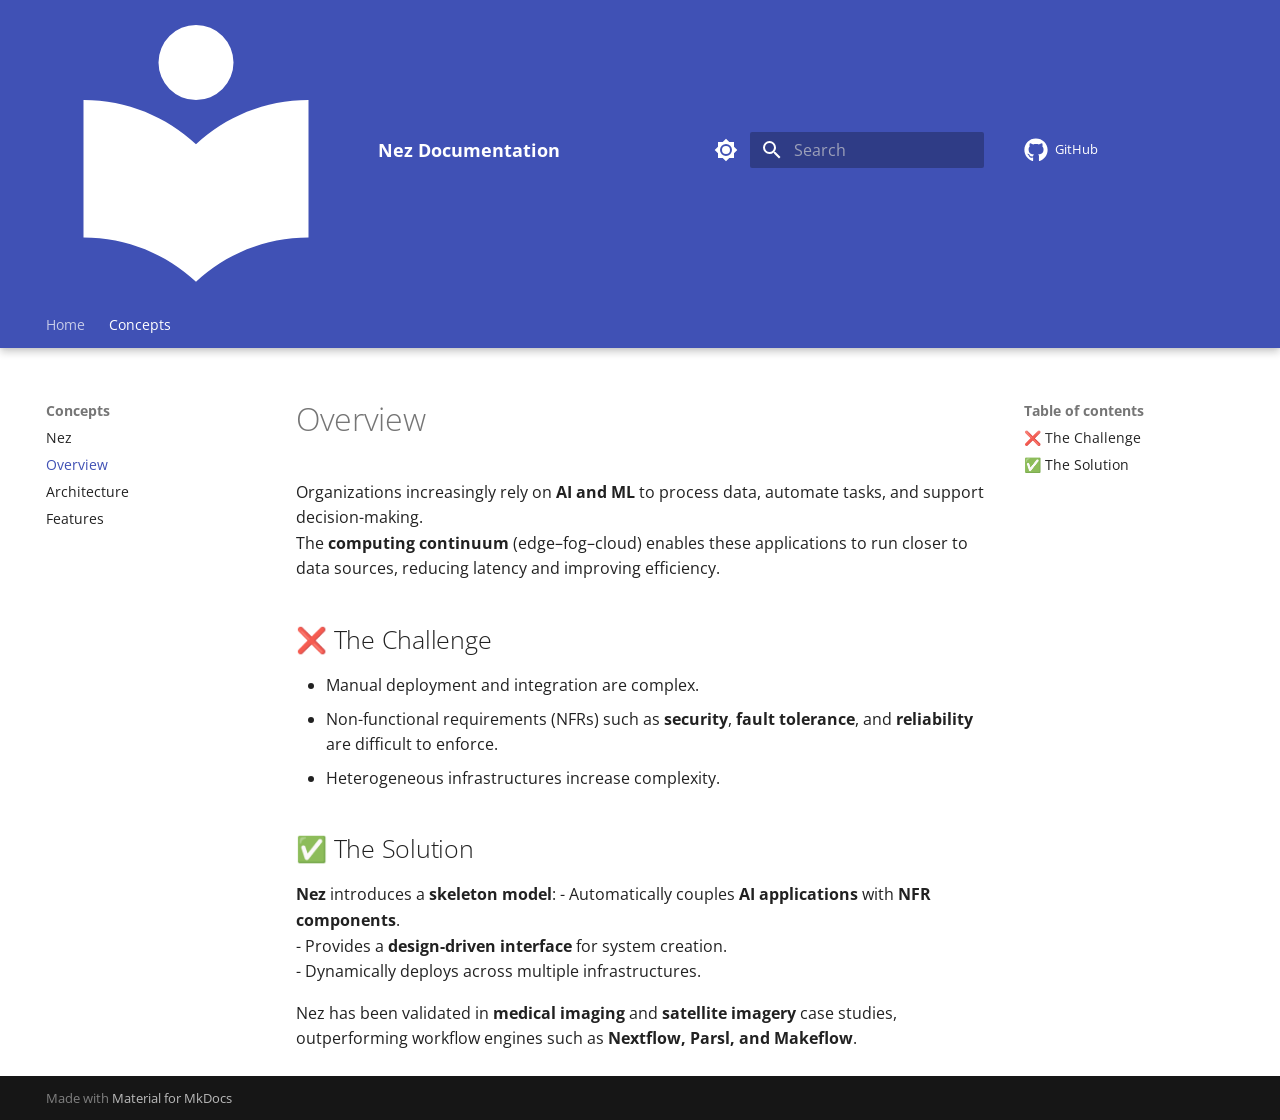
<file: concepts/overview/index.html>
<!doctype html>
<html lang="en" class="no-js">
  <head>
    
      <meta charset="utf-8">
      <meta name="viewport" content="width=device-width,initial-scale=1">
      
      
      
        <link rel="canonical" href="https://coco-arcos.github.io/nez/concepts/overview/">
      
      
        <link rel="prev" href="../">
      
      
        <link rel="next" href="../architecture/">
      
      
        
      
      
      <link rel="icon" href="../../assets/images/favicon.png">
      <meta name="generator" content="mkdocs-1.6.1, mkdocs-material-9.7.6">
    
    
      
        <title>Overview - Nez Documentation</title>
      
    
    
      <link rel="stylesheet" href="../../assets/stylesheets/main.484c7ddc.min.css">
      
        
        <link rel="stylesheet" href="../../assets/stylesheets/palette.ab4e12ef.min.css">
      
      


    
    
      
    
    
      
        
        
        <link rel="preconnect" href="https://fonts.gstatic.com" crossorigin>
        <link rel="stylesheet" href="https://fonts.googleapis.com/css?family=Open+Sans:300,300i,400,400i,700,700i%7CRoboto+Mono:400,400i,700,700i&display=fallback">
        <style>:root{--md-text-font:"Open Sans";--md-code-font:"Roboto Mono"}</style>
      
    
    
      <link rel="stylesheet" href="../../stylesheets/extra.css">
    
    <script>__md_scope=new URL("../..",location),__md_hash=e=>[...e].reduce(((e,_)=>(e<<5)-e+_.charCodeAt(0)),0),__md_get=(e,_=localStorage,t=__md_scope)=>JSON.parse(_.getItem(t.pathname+"."+e)),__md_set=(e,_,t=localStorage,a=__md_scope)=>{try{t.setItem(a.pathname+"."+e,JSON.stringify(_))}catch(e){}}</script>
    
      

    
    
  </head>
  
  
    
    
      
    
    
    
    
    <body dir="ltr" data-md-color-scheme="default" data-md-color-primary="indigo" data-md-color-accent="indigo">
  
    
    <input class="md-toggle" data-md-toggle="drawer" type="checkbox" id="__drawer" autocomplete="off">
    <input class="md-toggle" data-md-toggle="search" type="checkbox" id="__search" autocomplete="off">
    <label class="md-overlay" for="__drawer"></label>
    <div data-md-component="skip">
      
        
        <a href="#overview" class="md-skip">
          Skip to content
        </a>
      
    </div>
    <div data-md-component="announce">
      
    </div>
    
    
      

  

<header class="md-header md-header--shadow md-header--lifted" data-md-component="header">
  <nav class="md-header__inner md-grid" aria-label="Header">
    <a href="../.." title="Nez Documentation" class="md-header__button md-logo" aria-label="Nez Documentation" data-md-component="logo">
      
  
  <svg xmlns="http://www.w3.org/2000/svg" viewBox="0 0 24 24"><path d="M12 8a3 3 0 0 0 3-3 3 3 0 0 0-3-3 3 3 0 0 0-3 3 3 3 0 0 0 3 3m0 3.54C9.64 9.35 6.5 8 3 8v11c3.5 0 6.64 1.35 9 3.54 2.36-2.19 5.5-3.54 9-3.54V8c-3.5 0-6.64 1.35-9 3.54"/></svg>

    </a>
    <label class="md-header__button md-icon" for="__drawer">
      
      <svg xmlns="http://www.w3.org/2000/svg" viewBox="0 0 24 24"><path d="M3 6h18v2H3zm0 5h18v2H3zm0 5h18v2H3z"/></svg>
    </label>
    <div class="md-header__title" data-md-component="header-title">
      <div class="md-header__ellipsis">
        <div class="md-header__topic">
          <span class="md-ellipsis">
            Nez Documentation
          </span>
        </div>
        <div class="md-header__topic" data-md-component="header-topic">
          <span class="md-ellipsis">
            
              Overview
            
          </span>
        </div>
      </div>
    </div>
    
      
        <form class="md-header__option" data-md-component="palette">
  
    
    
    
    <input class="md-option" data-md-color-media="" data-md-color-scheme="default" data-md-color-primary="indigo" data-md-color-accent="indigo"  aria-label="Switch to dark mode"  type="radio" name="__palette" id="__palette_0">
    
      <label class="md-header__button md-icon" title="Switch to dark mode" for="__palette_1" hidden>
        <svg xmlns="http://www.w3.org/2000/svg" viewBox="0 0 24 24"><path d="M12 8a4 4 0 0 0-4 4 4 4 0 0 0 4 4 4 4 0 0 0 4-4 4 4 0 0 0-4-4m0 10a6 6 0 0 1-6-6 6 6 0 0 1 6-6 6 6 0 0 1 6 6 6 6 0 0 1-6 6m8-9.31V4h-4.69L12 .69 8.69 4H4v4.69L.69 12 4 15.31V20h4.69L12 23.31 15.31 20H20v-4.69L23.31 12z"/></svg>
      </label>
    
  
    
    
    
    <input class="md-option" data-md-color-media="" data-md-color-scheme="slate" data-md-color-primary="indigo" data-md-color-accent="indigo"  aria-label="Switch to light mode"  type="radio" name="__palette" id="__palette_1">
    
      <label class="md-header__button md-icon" title="Switch to light mode" for="__palette_0" hidden>
        <svg xmlns="http://www.w3.org/2000/svg" viewBox="0 0 24 24"><path d="M12 18c-.89 0-1.74-.2-2.5-.55C11.56 16.5 13 14.42 13 12s-1.44-4.5-3.5-5.45C10.26 6.2 11.11 6 12 6a6 6 0 0 1 6 6 6 6 0 0 1-6 6m8-9.31V4h-4.69L12 .69 8.69 4H4v4.69L.69 12 4 15.31V20h4.69L12 23.31 15.31 20H20v-4.69L23.31 12z"/></svg>
      </label>
    
  
</form>
      
    
    
      <script>var palette=__md_get("__palette");if(palette&&palette.color){if("(prefers-color-scheme)"===palette.color.media){var media=matchMedia("(prefers-color-scheme: light)"),input=document.querySelector(media.matches?"[data-md-color-media='(prefers-color-scheme: light)']":"[data-md-color-media='(prefers-color-scheme: dark)']");palette.color.media=input.getAttribute("data-md-color-media"),palette.color.scheme=input.getAttribute("data-md-color-scheme"),palette.color.primary=input.getAttribute("data-md-color-primary"),palette.color.accent=input.getAttribute("data-md-color-accent")}for(var[key,value]of Object.entries(palette.color))document.body.setAttribute("data-md-color-"+key,value)}</script>
    
    
    
      
      
        <label class="md-header__button md-icon" for="__search">
          
          <svg xmlns="http://www.w3.org/2000/svg" viewBox="0 0 24 24"><path d="M9.5 3A6.5 6.5 0 0 1 16 9.5c0 1.61-.59 3.09-1.56 4.23l.27.27h.79l5 5-1.5 1.5-5-5v-.79l-.27-.27A6.52 6.52 0 0 1 9.5 16 6.5 6.5 0 0 1 3 9.5 6.5 6.5 0 0 1 9.5 3m0 2C7 5 5 7 5 9.5S7 14 9.5 14 14 12 14 9.5 12 5 9.5 5"/></svg>
        </label>
        <div class="md-search" data-md-component="search" role="dialog">
  <label class="md-search__overlay" for="__search"></label>
  <div class="md-search__inner" role="search">
    <form class="md-search__form" name="search">
      <input type="text" class="md-search__input" name="query" aria-label="Search" placeholder="Search" autocapitalize="off" autocorrect="off" autocomplete="off" spellcheck="false" data-md-component="search-query" required>
      <label class="md-search__icon md-icon" for="__search">
        
        <svg xmlns="http://www.w3.org/2000/svg" viewBox="0 0 24 24"><path d="M9.5 3A6.5 6.5 0 0 1 16 9.5c0 1.61-.59 3.09-1.56 4.23l.27.27h.79l5 5-1.5 1.5-5-5v-.79l-.27-.27A6.52 6.52 0 0 1 9.5 16 6.5 6.5 0 0 1 3 9.5 6.5 6.5 0 0 1 9.5 3m0 2C7 5 5 7 5 9.5S7 14 9.5 14 14 12 14 9.5 12 5 9.5 5"/></svg>
        
        <svg xmlns="http://www.w3.org/2000/svg" viewBox="0 0 24 24"><path d="M20 11v2H8l5.5 5.5-1.42 1.42L4.16 12l7.92-7.92L13.5 5.5 8 11z"/></svg>
      </label>
      <nav class="md-search__options" aria-label="Search">
        
          <a href="javascript:void(0)" class="md-search__icon md-icon" title="Share" aria-label="Share" data-clipboard data-clipboard-text="" data-md-component="search-share" tabindex="-1">
            
            <svg xmlns="http://www.w3.org/2000/svg" viewBox="0 0 24 24"><path d="M18 16.08c-.76 0-1.44.3-1.96.77L8.91 12.7c.05-.23.09-.46.09-.7s-.04-.47-.09-.7l7.05-4.11c.54.5 1.25.81 2.04.81a3 3 0 0 0 3-3 3 3 0 0 0-3-3 3 3 0 0 0-3 3c0 .24.04.47.09.7L8.04 9.81C7.5 9.31 6.79 9 6 9a3 3 0 0 0-3 3 3 3 0 0 0 3 3c.79 0 1.5-.31 2.04-.81l7.12 4.15c-.05.21-.08.43-.08.66 0 1.61 1.31 2.91 2.92 2.91s2.92-1.3 2.92-2.91A2.92 2.92 0 0 0 18 16.08"/></svg>
          </a>
        
        <button type="reset" class="md-search__icon md-icon" title="Clear" aria-label="Clear" tabindex="-1">
          
          <svg xmlns="http://www.w3.org/2000/svg" viewBox="0 0 24 24"><path d="M19 6.41 17.59 5 12 10.59 6.41 5 5 6.41 10.59 12 5 17.59 6.41 19 12 13.41 17.59 19 19 17.59 13.41 12z"/></svg>
        </button>
      </nav>
      
        <div class="md-search__suggest" data-md-component="search-suggest"></div>
      
    </form>
    <div class="md-search__output">
      <div class="md-search__scrollwrap" tabindex="0" data-md-scrollfix>
        <div class="md-search-result" data-md-component="search-result">
          <div class="md-search-result__meta">
            Initializing search
          </div>
          <ol class="md-search-result__list" role="presentation"></ol>
        </div>
      </div>
    </div>
  </div>
</div>
      
    
    
      <div class="md-header__source">
        <a href="https://github.com/CoCo-ARCOS/Nez" title="Go to repository" class="md-source" data-md-component="source">
  <div class="md-source__icon md-icon">
    
    <svg xmlns="http://www.w3.org/2000/svg" viewBox="0 0 512 512"><!--! Font Awesome Free 7.1.0 by @fontawesome - https://fontawesome.com License - https://fontawesome.com/license/free (Icons: CC BY 4.0, Fonts: SIL OFL 1.1, Code: MIT License) Copyright 2025 Fonticons, Inc.--><path d="M173.9 397.4c0 2-2.3 3.6-5.2 3.6-3.3.3-5.6-1.3-5.6-3.6 0-2 2.3-3.6 5.2-3.6 3-.3 5.6 1.3 5.6 3.6m-31.1-4.5c-.7 2 1.3 4.3 4.3 4.9 2.6 1 5.6 0 6.2-2s-1.3-4.3-4.3-5.2c-2.6-.7-5.5.3-6.2 2.3m44.2-1.7c-2.9.7-4.9 2.6-4.6 4.9.3 2 2.9 3.3 5.9 2.6 2.9-.7 4.9-2.6 4.6-4.6-.3-1.9-3-3.2-5.9-2.9M252.8 8C114.1 8 8 113.3 8 252c0 110.9 69.8 205.8 169.5 239.2 12.8 2.3 17.3-5.6 17.3-12.1 0-6.2-.3-40.4-.3-61.4 0 0-70 15-84.7-29.8 0 0-11.4-29.1-27.8-36.6 0 0-22.9-15.7 1.6-15.4 0 0 24.9 2 38.6 25.8 21.9 38.6 58.6 27.5 72.9 20.9 2.3-16 8.8-27.1 16-33.7-55.9-6.2-112.3-14.3-112.3-110.5 0-27.5 7.6-41.3 23.6-58.9-2.6-6.5-11.1-33.3 2.6-67.9 20.9-6.5 69 27 69 27 20-5.6 41.5-8.5 62.8-8.5s42.8 2.9 62.8 8.5c0 0 48.1-33.6 69-27 13.7 34.7 5.2 61.4 2.6 67.9 16 17.7 25.8 31.5 25.8 58.9 0 96.5-58.9 104.2-114.8 110.5 9.2 7.9 17 22.9 17 46.4 0 33.7-.3 75.4-.3 83.6 0 6.5 4.6 14.4 17.3 12.1C436.2 457.8 504 362.9 504 252 504 113.3 391.5 8 252.8 8M105.2 352.9c-1.3 1-1 3.3.7 5.2 1.6 1.6 3.9 2.3 5.2 1 1.3-1 1-3.3-.7-5.2-1.6-1.6-3.9-2.3-5.2-1m-10.8-8.1c-.7 1.3.3 2.9 2.3 3.9 1.6 1 3.6.7 4.3-.7.7-1.3-.3-2.9-2.3-3.9-2-.6-3.6-.3-4.3.7m32.4 35.6c-1.6 1.3-1 4.3 1.3 6.2 2.3 2.3 5.2 2.6 6.5 1 1.3-1.3.7-4.3-1.3-6.2-2.2-2.3-5.2-2.6-6.5-1m-11.4-14.7c-1.6 1-1.6 3.6 0 5.9s4.3 3.3 5.6 2.3c1.6-1.3 1.6-3.9 0-6.2-1.4-2.3-4-3.3-5.6-2"/></svg>
  </div>
  <div class="md-source__repository">
    GitHub
  </div>
</a>
      </div>
    
  </nav>
  
    
      
<nav class="md-tabs" aria-label="Tabs" data-md-component="tabs">
  <div class="md-grid">
    <ul class="md-tabs__list">
      
        
  
  
  
  
    
    
      <li class="md-tabs__item">
        <a href="../.." class="md-tabs__link">
          
  
  
  Home

        </a>
      </li>
    
  

      
        
  
  
  
    
  
  
    
    
      <li class="md-tabs__item md-tabs__item--active">
        <a href="../" class="md-tabs__link">
          
  
  
  Concepts

        </a>
      </li>
    
  

      
    </ul>
  </div>
</nav>
    
  
</header>
    
    <div class="md-container" data-md-component="container">
      
      
        
      
      <main class="md-main" data-md-component="main">
        <div class="md-main__inner md-grid">
          
            
              
              <div class="md-sidebar md-sidebar--primary" data-md-component="sidebar" data-md-type="navigation" >
                <div class="md-sidebar__scrollwrap">
                  <div class="md-sidebar__inner">
                    


  


<nav class="md-nav md-nav--primary md-nav--lifted" aria-label="Navigation" data-md-level="0">
  <label class="md-nav__title" for="__drawer">
    <a href="../.." title="Nez Documentation" class="md-nav__button md-logo" aria-label="Nez Documentation" data-md-component="logo">
      
  
  <svg xmlns="http://www.w3.org/2000/svg" viewBox="0 0 24 24"><path d="M12 8a3 3 0 0 0 3-3 3 3 0 0 0-3-3 3 3 0 0 0-3 3 3 3 0 0 0 3 3m0 3.54C9.64 9.35 6.5 8 3 8v11c3.5 0 6.64 1.35 9 3.54 2.36-2.19 5.5-3.54 9-3.54V8c-3.5 0-6.64 1.35-9 3.54"/></svg>

    </a>
    Nez Documentation
  </label>
  
    <div class="md-nav__source">
      <a href="https://github.com/CoCo-ARCOS/Nez" title="Go to repository" class="md-source" data-md-component="source">
  <div class="md-source__icon md-icon">
    
    <svg xmlns="http://www.w3.org/2000/svg" viewBox="0 0 512 512"><!--! Font Awesome Free 7.1.0 by @fontawesome - https://fontawesome.com License - https://fontawesome.com/license/free (Icons: CC BY 4.0, Fonts: SIL OFL 1.1, Code: MIT License) Copyright 2025 Fonticons, Inc.--><path d="M173.9 397.4c0 2-2.3 3.6-5.2 3.6-3.3.3-5.6-1.3-5.6-3.6 0-2 2.3-3.6 5.2-3.6 3-.3 5.6 1.3 5.6 3.6m-31.1-4.5c-.7 2 1.3 4.3 4.3 4.9 2.6 1 5.6 0 6.2-2s-1.3-4.3-4.3-5.2c-2.6-.7-5.5.3-6.2 2.3m44.2-1.7c-2.9.7-4.9 2.6-4.6 4.9.3 2 2.9 3.3 5.9 2.6 2.9-.7 4.9-2.6 4.6-4.6-.3-1.9-3-3.2-5.9-2.9M252.8 8C114.1 8 8 113.3 8 252c0 110.9 69.8 205.8 169.5 239.2 12.8 2.3 17.3-5.6 17.3-12.1 0-6.2-.3-40.4-.3-61.4 0 0-70 15-84.7-29.8 0 0-11.4-29.1-27.8-36.6 0 0-22.9-15.7 1.6-15.4 0 0 24.9 2 38.6 25.8 21.9 38.6 58.6 27.5 72.9 20.9 2.3-16 8.8-27.1 16-33.7-55.9-6.2-112.3-14.3-112.3-110.5 0-27.5 7.6-41.3 23.6-58.9-2.6-6.5-11.1-33.3 2.6-67.9 20.9-6.5 69 27 69 27 20-5.6 41.5-8.5 62.8-8.5s42.8 2.9 62.8 8.5c0 0 48.1-33.6 69-27 13.7 34.7 5.2 61.4 2.6 67.9 16 17.7 25.8 31.5 25.8 58.9 0 96.5-58.9 104.2-114.8 110.5 9.2 7.9 17 22.9 17 46.4 0 33.7-.3 75.4-.3 83.6 0 6.5 4.6 14.4 17.3 12.1C436.2 457.8 504 362.9 504 252 504 113.3 391.5 8 252.8 8M105.2 352.9c-1.3 1-1 3.3.7 5.2 1.6 1.6 3.9 2.3 5.2 1 1.3-1 1-3.3-.7-5.2-1.6-1.6-3.9-2.3-5.2-1m-10.8-8.1c-.7 1.3.3 2.9 2.3 3.9 1.6 1 3.6.7 4.3-.7.7-1.3-.3-2.9-2.3-3.9-2-.6-3.6-.3-4.3.7m32.4 35.6c-1.6 1.3-1 4.3 1.3 6.2 2.3 2.3 5.2 2.6 6.5 1 1.3-1.3.7-4.3-1.3-6.2-2.2-2.3-5.2-2.6-6.5-1m-11.4-14.7c-1.6 1-1.6 3.6 0 5.9s4.3 3.3 5.6 2.3c1.6-1.3 1.6-3.9 0-6.2-1.4-2.3-4-3.3-5.6-2"/></svg>
  </div>
  <div class="md-source__repository">
    GitHub
  </div>
</a>
    </div>
  
  <ul class="md-nav__list" data-md-scrollfix>
    
      
      
  
  
  
  
    
    
    
    
      
      
        
      
    
    
    <li class="md-nav__item md-nav__item--nested">
      
        
        
        <input class="md-nav__toggle md-toggle " type="checkbox" id="__nav_1" >
        
          
          <label class="md-nav__link" for="__nav_1" id="__nav_1_label" tabindex="0">
            
  
  
  <span class="md-ellipsis">
    
  
    Home
  

    
  </span>
  
  

            <span class="md-nav__icon md-icon"></span>
          </label>
        
        <nav class="md-nav" data-md-level="1" aria-labelledby="__nav_1_label" aria-expanded="false">
          <label class="md-nav__title" for="__nav_1">
            <span class="md-nav__icon md-icon"></span>
            
  
    Home
  

          </label>
          <ul class="md-nav__list" data-md-scrollfix>
            
              
                
  
  
  
  
    <li class="md-nav__item">
      <a href="../.." class="md-nav__link">
        
  
  
  <span class="md-ellipsis">
    
  
    Introduction
  

    
  </span>
  
  

      </a>
    </li>
  

              
            
              
                
  
  
  
  
    <li class="md-nav__item">
      <a href="../../example_deployment/" class="md-nav__link">
        
  
  
  <span class="md-ellipsis">
    
  
    Deployment example
  

    
  </span>
  
  

      </a>
    </li>
  

              
            
          </ul>
        </nav>
      
    </li>
  

    
      
      
  
  
    
  
  
  
    
    
    
    
      
        
        
      
      
        
      
    
    
    <li class="md-nav__item md-nav__item--active md-nav__item--section md-nav__item--nested">
      
        
        
        <input class="md-nav__toggle md-toggle " type="checkbox" id="__nav_2" checked>
        
          
          <label class="md-nav__link" for="__nav_2" id="__nav_2_label" tabindex="">
            
  
  
  <span class="md-ellipsis">
    
  
    Concepts
  

    
  </span>
  
  

            <span class="md-nav__icon md-icon"></span>
          </label>
        
        <nav class="md-nav" data-md-level="1" aria-labelledby="__nav_2_label" aria-expanded="true">
          <label class="md-nav__title" for="__nav_2">
            <span class="md-nav__icon md-icon"></span>
            
  
    Concepts
  

          </label>
          <ul class="md-nav__list" data-md-scrollfix>
            
              
                
  
  
  
  
    <li class="md-nav__item">
      <a href="../" class="md-nav__link">
        
  
  
  <span class="md-ellipsis">
    
  
    Nez
  

    
  </span>
  
  

      </a>
    </li>
  

              
            
              
                
  
  
    
  
  
  
    <li class="md-nav__item md-nav__item--active">
      
      <input class="md-nav__toggle md-toggle" type="checkbox" id="__toc">
      
      
        
      
      
        <label class="md-nav__link md-nav__link--active" for="__toc">
          
  
  
  <span class="md-ellipsis">
    
  
    Overview
  

    
  </span>
  
  

          <span class="md-nav__icon md-icon"></span>
        </label>
      
      <a href="./" class="md-nav__link md-nav__link--active">
        
  
  
  <span class="md-ellipsis">
    
  
    Overview
  

    
  </span>
  
  

      </a>
      
        

<nav class="md-nav md-nav--secondary" aria-label="Table of contents">
  
  
  
    
  
  
    <label class="md-nav__title" for="__toc">
      <span class="md-nav__icon md-icon"></span>
      Table of contents
    </label>
    <ul class="md-nav__list" data-md-component="toc" data-md-scrollfix>
      
        <li class="md-nav__item">
  <a href="#the-challenge" class="md-nav__link">
    <span class="md-ellipsis">
      
        ❌ The Challenge
      
    </span>
  </a>
  
</li>
      
        <li class="md-nav__item">
  <a href="#the-solution" class="md-nav__link">
    <span class="md-ellipsis">
      
        ✅ The Solution
      
    </span>
  </a>
  
</li>
      
    </ul>
  
</nav>
      
    </li>
  

              
            
              
                
  
  
  
  
    <li class="md-nav__item">
      <a href="../architecture/" class="md-nav__link">
        
  
  
  <span class="md-ellipsis">
    
  
    Architecture
  

    
  </span>
  
  

      </a>
    </li>
  

              
            
              
                
  
  
  
  
    <li class="md-nav__item">
      <a href="../features/" class="md-nav__link">
        
  
  
  <span class="md-ellipsis">
    
  
    Features
  

    
  </span>
  
  

      </a>
    </li>
  

              
            
          </ul>
        </nav>
      
    </li>
  

    
  </ul>
</nav>
                  </div>
                </div>
              </div>
            
            
              
              <div class="md-sidebar md-sidebar--secondary" data-md-component="sidebar" data-md-type="toc" >
                <div class="md-sidebar__scrollwrap">
                  <div class="md-sidebar__inner">
                    

<nav class="md-nav md-nav--secondary" aria-label="Table of contents">
  
  
  
    
  
  
    <label class="md-nav__title" for="__toc">
      <span class="md-nav__icon md-icon"></span>
      Table of contents
    </label>
    <ul class="md-nav__list" data-md-component="toc" data-md-scrollfix>
      
        <li class="md-nav__item">
  <a href="#the-challenge" class="md-nav__link">
    <span class="md-ellipsis">
      
        ❌ The Challenge
      
    </span>
  </a>
  
</li>
      
        <li class="md-nav__item">
  <a href="#the-solution" class="md-nav__link">
    <span class="md-ellipsis">
      
        ✅ The Solution
      
    </span>
  </a>
  
</li>
      
    </ul>
  
</nav>
                  </div>
                </div>
              </div>
            
          
          
            <div class="md-content" data-md-component="content">
              
                




              
              <article class="md-content__inner md-typeset">
                
                  


  
  


<h1 id="overview">Overview</h1>
<p>Organizations increasingly rely on <strong>AI and ML</strong> to process data, automate tasks, and support decision-making.<br />
The <strong>computing continuum</strong> (edge–fog–cloud) enables these applications to run closer to data sources, reducing latency and improving efficiency.  </p>
<h2 id="the-challenge">❌ The Challenge</h2>
<ul>
<li>Manual deployment and integration are complex.  </li>
<li>Non-functional requirements (NFRs) such as <strong>security</strong>, <strong>fault tolerance</strong>, and <strong>reliability</strong> are difficult to enforce.  </li>
<li>Heterogeneous infrastructures increase complexity.</li>
</ul>
<h2 id="the-solution">✅ The Solution</h2>
<p><strong>Nez</strong> introduces a <strong>skeleton model</strong>:
- Automatically couples <strong>AI applications</strong> with <strong>NFR components</strong>.<br />
- Provides a <strong>design-driven interface</strong> for system creation.<br />
- Dynamically deploys across multiple infrastructures.  </p>
<p>Nez has been validated in <strong>medical imaging</strong> and <strong>satellite imagery</strong> case studies, outperforming workflow engines such as <strong>Nextflow, Parsl, and Makeflow</strong>.  </p>












                
              </article>
            </div>
          
          
<script>var target=document.getElementById(location.hash.slice(1));target&&target.name&&(target.checked=target.name.startsWith("__tabbed_"))</script>
        </div>
        
          <button type="button" class="md-top md-icon" data-md-component="top" hidden>
  
  <svg xmlns="http://www.w3.org/2000/svg" viewBox="0 0 24 24"><path d="M13 20h-2V8l-5.5 5.5-1.42-1.42L12 4.16l7.92 7.92-1.42 1.42L13 8z"/></svg>
  Back to top
</button>
        
      </main>
      
        <footer class="md-footer">
  
  <div class="md-footer-meta md-typeset">
    <div class="md-footer-meta__inner md-grid">
      <div class="md-copyright">
  
  
    Made with
    <a href="https://squidfunk.github.io/mkdocs-material/" target="_blank" rel="noopener">
      Material for MkDocs
    </a>
  
</div>
      
    </div>
  </div>
</footer>
      
    </div>
    <div class="md-dialog" data-md-component="dialog">
      <div class="md-dialog__inner md-typeset"></div>
    </div>
    
    
    
      
      
      <script id="__config" type="application/json">{"annotate": null, "base": "../..", "features": ["content.code.annotate", "content.code.copy", "content.code.select", "navigation.path", "navigation.sections", "navigation.tabs", "navigation.top", "navigation.tabs.sticky", "navigation.tracking", "search.highlight", "search.share", "search.suggest", "toc.follow"], "search": "../../assets/javascripts/workers/search.2c215733.min.js", "tags": null, "translations": {"clipboard.copied": "Copied to clipboard", "clipboard.copy": "Copy to clipboard", "search.result.more.one": "1 more on this page", "search.result.more.other": "# more on this page", "search.result.none": "No matching documents", "search.result.one": "1 matching document", "search.result.other": "# matching documents", "search.result.placeholder": "Type to start searching", "search.result.term.missing": "Missing", "select.version": "Select version"}, "version": null}</script>
    
    
      <script src="../../assets/javascripts/bundle.79ae519e.min.js"></script>
      
    
  </body>
</html>
</file>
<file: stylesheets/extra.css>
.md-header__button.md-logo {
  margin-top: 0;
  margin-bottom: 0;
  padding-top: 0;
  padding-bottom: 0;
}

.md-header__button.md-logo img,
.md-header__button.md-logo svg {
  height: 100%;
  width: 100%;
}
</file>
<file: assets/stylesheets/main.484c7ddc.min.css>
@charset "UTF-8";html{-webkit-text-size-adjust:none;-moz-text-size-adjust:none;text-size-adjust:none;box-sizing:border-box}*,:after,:before{box-sizing:inherit}@media (prefers-reduced-motion){*,:after,:before{transition:none!important}}body{margin:0}a,button,input,label{-webkit-tap-highlight-color:transparent}a{color:inherit;text-decoration:none}hr{border:0;box-sizing:initial;display:block;height:.05rem;overflow:visible;padding:0}small{font-size:80%}sub,sup{line-height:1em}img{border-style:none}table{border-collapse:initial;border-spacing:0}td,th{font-weight:400;vertical-align:top}button{background:#0000;border:0;font-family:inherit;font-size:inherit;margin:0;padding:0}input{border:0;outline:none}:root{--md-primary-fg-color:#4051b5;--md-primary-fg-color--light:#5d6cc0;--md-primary-fg-color--dark:#303fa1;--md-primary-bg-color:#fff;--md-primary-bg-color--light:#ffffffb3;--md-accent-fg-color:#526cfe;--md-accent-fg-color--transparent:#526cfe1a;--md-accent-bg-color:#fff;--md-accent-bg-color--light:#ffffffb3}[data-md-color-scheme=default]{color-scheme:light}[data-md-color-scheme=default] img[src$="#gh-dark-mode-only"],[data-md-color-scheme=default] img[src$="#only-dark"]{display:none}:root,[data-md-color-scheme=default]{--md-hue:225deg;--md-default-fg-color:#000000de;--md-default-fg-color--light:#0000008a;--md-default-fg-color--lighter:#00000052;--md-default-fg-color--lightest:#00000012;--md-default-bg-color:#fff;--md-default-bg-color--light:#ffffffb3;--md-default-bg-color--lighter:#ffffff4d;--md-default-bg-color--lightest:#ffffff1f;--md-code-fg-color:#36464e;--md-code-bg-color:#f5f5f5;--md-code-bg-color--light:#f5f5f5b3;--md-code-bg-color--lighter:#f5f5f54d;--md-code-hl-color:#4287ff;--md-code-hl-color--light:#4287ff1a;--md-code-hl-number-color:#d52a2a;--md-code-hl-special-color:#db1457;--md-code-hl-function-color:#a846b9;--md-code-hl-constant-color:#6e59d9;--md-code-hl-keyword-color:#3f6ec6;--md-code-hl-string-color:#1c7d4d;--md-code-hl-name-color:var(--md-code-fg-color);--md-code-hl-operator-color:var(--md-default-fg-color--light);--md-code-hl-punctuation-color:var(--md-default-fg-color--light);--md-code-hl-comment-color:var(--md-default-fg-color--light);--md-code-hl-generic-color:var(--md-default-fg-color--light);--md-code-hl-variable-color:var(--md-default-fg-color--light);--md-typeset-color:var(--md-default-fg-color);--md-typeset-a-color:var(--md-primary-fg-color);--md-typeset-del-color:#f5503d26;--md-typeset-ins-color:#0bd57026;--md-typeset-kbd-color:#fafafa;--md-typeset-kbd-accent-color:#fff;--md-typeset-kbd-border-color:#b8b8b8;--md-typeset-mark-color:#ffff0080;--md-typeset-table-color:#0000001f;--md-typeset-table-color--light:rgba(0,0,0,.035);--md-admonition-fg-color:var(--md-default-fg-color);--md-admonition-bg-color:var(--md-default-bg-color);--md-warning-fg-color:#000000de;--md-warning-bg-color:#ff9;--md-footer-fg-color:#fff;--md-footer-fg-color--light:#ffffffb3;--md-footer-fg-color--lighter:#ffffff73;--md-footer-bg-color:#000000de;--md-footer-bg-color--dark:#00000052;--md-shadow-z1:0 0.2rem 0.5rem #0000000d,0 0 0.05rem #0000001a;--md-shadow-z2:0 0.2rem 0.5rem #0000001a,0 0 0.05rem #00000040;--md-shadow-z3:0 0.2rem 0.5rem #0003,0 0 0.05rem #00000059}.md-icon svg{fill:currentcolor;display:block;height:1.2rem;width:1.2rem}body{-webkit-font-smoothing:antialiased;-moz-osx-font-smoothing:grayscale;--md-text-font-family:var(--md-text-font,_),-apple-system,BlinkMacSystemFont,Helvetica,Arial,sans-serif;--md-code-font-family:var(--md-code-font,_),SFMono-Regular,Consolas,Menlo,monospace}aside,body,input{font-feature-settings:"kern","liga";color:var(--md-typeset-color);font-family:var(--md-text-font-family)}code,kbd,pre{font-feature-settings:"kern";font-family:var(--md-code-font-family)}:root{--md-typeset-table-sort-icon:url('data:image/svg+xml;charset=utf-8,<svg xmlns="http://www.w3.org/2000/svg" viewBox="0 0 24 24"><path d="m18 21-4-4h3V7h-3l4-4 4 4h-3v10h3M2 19v-2h10v2M2 13v-2h7v2M2 7V5h4v2z"/></svg>');--md-typeset-table-sort-icon--asc:url('data:image/svg+xml;charset=utf-8,<svg xmlns="http://www.w3.org/2000/svg" viewBox="0 0 24 24"><path d="M19 17h3l-4 4-4-4h3V3h2M2 17h10v2H2M6 5v2H2V5m0 6h7v2H2z"/></svg>');--md-typeset-table-sort-icon--desc:url('data:image/svg+xml;charset=utf-8,<svg xmlns="http://www.w3.org/2000/svg" viewBox="0 0 24 24"><path d="M19 7h3l-4-4-4 4h3v14h2M2 17h10v2H2M6 5v2H2V5m0 6h7v2H2z"/></svg>')}.md-typeset{-webkit-print-color-adjust:exact;color-adjust:exact;font-size:.8rem;line-height:1.6;overflow-wrap:break-word}@media print{.md-typeset{font-size:.68rem}}.md-typeset blockquote,.md-typeset dl,.md-typeset figure,.md-typeset ol,.md-typeset pre,.md-typeset ul{margin-bottom:1em;margin-top:1em}.md-typeset h1{color:var(--md-default-fg-color--light);font-size:2em;line-height:1.3;margin:0 0 1.25em}.md-typeset h1,.md-typeset h2{font-weight:300;letter-spacing:-.01em}.md-typeset h2{font-size:1.5625em;line-height:1.4;margin:1.6em 0 .64em}.md-typeset h3{font-size:1.25em;font-weight:400;letter-spacing:-.01em;line-height:1.5;margin:1.6em 0 .8em}.md-typeset h2+h3{margin-top:.8em}.md-typeset h4{font-weight:700;letter-spacing:-.01em;margin:1em 0}.md-typeset h5,.md-typeset h6{color:var(--md-default-fg-color--light);font-size:.8em;font-weight:700;letter-spacing:-.01em;margin:1.25em 0}.md-typeset h5{text-transform:uppercase}.md-typeset h5 code{text-transform:none}.md-typeset hr{border-bottom:.05rem solid var(--md-default-fg-color--lightest);display:flow-root;margin:1.5em 0}.md-typeset a{color:var(--md-typeset-a-color);word-break:break-word}.md-typeset a,.md-typeset a:before{transition:color 125ms}.md-typeset a:focus,.md-typeset a:hover{color:var(--md-accent-fg-color)}.md-typeset a:focus code,.md-typeset a:hover code{background-color:var(--md-accent-fg-color--transparent);color:var(--md-accent-fg-color)}.md-typeset a code{color:var(--md-typeset-a-color)}.md-typeset a.focus-visible{outline-color:var(--md-accent-fg-color);outline-offset:.2rem}.md-typeset code,.md-typeset kbd,.md-typeset pre{color:var(--md-code-fg-color);direction:ltr;font-variant-ligatures:none;transition:background-color 125ms}@media print{.md-typeset code,.md-typeset kbd,.md-typeset pre{white-space:pre-wrap}}.md-typeset code{background-color:var(--md-code-bg-color);border-radius:.1rem;-webkit-box-decoration-break:clone;box-decoration-break:clone;font-size:.85em;padding:0 .2941176471em;transition:color 125ms,background-color 125ms;word-break:break-word}.md-typeset code:not(.focus-visible){-webkit-tap-highlight-color:transparent;outline:none}.md-typeset pre{display:flow-root;line-height:1.4;position:relative}.md-typeset pre>code{-webkit-box-decoration-break:slice;box-decoration-break:slice;box-shadow:none;display:block;margin:0;outline-color:var(--md-accent-fg-color);overflow:auto;padding:.7720588235em 1.1764705882em;scrollbar-color:var(--md-default-fg-color--lighter) #0000;scrollbar-width:thin;touch-action:auto;word-break:normal}.md-typeset pre>code:hover{scrollbar-color:var(--md-accent-fg-color) #0000}.md-typeset pre>code::-webkit-scrollbar{height:.2rem;width:.2rem}.md-typeset pre>code::-webkit-scrollbar-thumb{background-color:var(--md-default-fg-color--lighter)}.md-typeset pre>code::-webkit-scrollbar-thumb:hover{background-color:var(--md-accent-fg-color)}.md-typeset kbd{background-color:var(--md-typeset-kbd-color);border-radius:.1rem;box-shadow:0 .1rem 0 .05rem var(--md-typeset-kbd-border-color),0 .1rem 0 var(--md-typeset-kbd-border-color),0 -.1rem .2rem var(--md-typeset-kbd-accent-color) inset;color:var(--md-default-fg-color);display:inline-block;font-size:.75em;padding:0 .6666666667em;vertical-align:text-top;word-break:break-word}.md-typeset mark{background-color:var(--md-typeset-mark-color);-webkit-box-decoration-break:clone;box-decoration-break:clone;color:inherit;word-break:break-word}.md-typeset abbr{cursor:help;text-decoration:none}.md-typeset [data-preview],.md-typeset abbr{border-bottom:.05rem dotted var(--md-default-fg-color--light)}.md-typeset small{opacity:.75}[dir=ltr] .md-typeset sub,[dir=ltr] .md-typeset sup{margin-left:.078125em}[dir=rtl] .md-typeset sub,[dir=rtl] .md-typeset sup{margin-right:.078125em}[dir=ltr] .md-typeset blockquote{padding-left:.6rem}[dir=rtl] .md-typeset blockquote{padding-right:.6rem}[dir=ltr] .md-typeset blockquote{border-left:.2rem solid var(--md-default-fg-color--lighter)}[dir=rtl] .md-typeset blockquote{border-right:.2rem solid var(--md-default-fg-color--lighter)}.md-typeset blockquote{color:var(--md-default-fg-color--light);margin-left:0;margin-right:0}.md-typeset ul{list-style-type:disc}.md-typeset ul[type]{list-style-type:revert-layer}[dir=ltr] .md-typeset ol,[dir=ltr] .md-typeset ul{margin-left:.625em}[dir=rtl] .md-typeset ol,[dir=rtl] .md-typeset ul{margin-right:.625em}.md-typeset ol,.md-typeset ul{padding:0}.md-typeset ol:not([hidden]),.md-typeset ul:not([hidden]){display:flow-root}.md-typeset ol ol,.md-typeset ul ol{list-style-type:lower-alpha}.md-typeset ol ol ol,.md-typeset ul ol ol{list-style-type:lower-roman}.md-typeset ol ol ol ol,.md-typeset ul ol ol ol{list-style-type:upper-alpha}.md-typeset ol ol ol ol ol,.md-typeset ul ol ol ol ol{list-style-type:upper-roman}.md-typeset ol[type],.md-typeset ul[type]{list-style-type:revert-layer}[dir=ltr] .md-typeset ol li,[dir=ltr] .md-typeset ul li{margin-left:1.25em}[dir=rtl] .md-typeset ol li,[dir=rtl] .md-typeset ul li{margin-right:1.25em}.md-typeset ol li,.md-typeset ul li{margin-bottom:.5em}.md-typeset ol li blockquote,.md-typeset ol li p,.md-typeset ul li blockquote,.md-typeset ul li p{margin:.5em 0}.md-typeset ol li:last-child,.md-typeset ul li:last-child{margin-bottom:0}[dir=ltr] .md-typeset ol li ol,[dir=ltr] .md-typeset ol li ul,[dir=ltr] .md-typeset ul li ol,[dir=ltr] .md-typeset ul li ul{margin-left:.625em}[dir=rtl] .md-typeset ol li ol,[dir=rtl] .md-typeset ol li ul,[dir=rtl] .md-typeset ul li ol,[dir=rtl] .md-typeset ul li ul{margin-right:.625em}.md-typeset ol li ol,.md-typeset ol li ul,.md-typeset ul li ol,.md-typeset ul li ul{margin-bottom:.5em;margin-top:.5em}[dir=ltr] .md-typeset dd{margin-left:1.875em}[dir=rtl] .md-typeset dd{margin-right:1.875em}.md-typeset dd{margin-bottom:1.5em;margin-top:1em}.md-typeset img,.md-typeset svg,.md-typeset video{height:auto;max-width:100%}.md-typeset img[align=left]{margin:1em 1em 1em 0}.md-typeset img[align=right]{margin:1em 0 1em 1em}.md-typeset img[align]:only-child{margin-top:0}.md-typeset figure{display:flow-root;margin:1em auto;max-width:100%;text-align:center;width:fit-content}.md-typeset figure img{display:block;margin:0 auto}.md-typeset figcaption{font-style:italic;margin:1em auto;max-width:24rem}.md-typeset iframe{max-width:100%}.md-typeset table:not([class]){background-color:var(--md-default-bg-color);border:.05rem solid var(--md-typeset-table-color);border-radius:.1rem;display:inline-block;font-size:.64rem;max-width:100%;overflow:auto;touch-action:auto}@media print{.md-typeset table:not([class]){display:table}}.md-typeset table:not([class])+*{margin-top:1.5em}.md-typeset table:not([class]) td>:first-child,.md-typeset table:not([class]) th>:first-child{margin-top:0}.md-typeset table:not([class]) td>:last-child,.md-typeset table:not([class]) th>:last-child{margin-bottom:0}.md-typeset table:not([class]) td:not([align]),.md-typeset table:not([class]) th:not([align]){text-align:left}[dir=rtl] .md-typeset table:not([class]) td:not([align]),[dir=rtl] .md-typeset table:not([class]) th:not([align]){text-align:right}.md-typeset table:not([class]) th{font-weight:700;min-width:5rem;padding:.9375em 1.25em;vertical-align:top}.md-typeset table:not([class]) td{border-top:.05rem solid var(--md-typeset-table-color);padding:.9375em 1.25em;vertical-align:top}.md-typeset table:not([class]) tbody tr{transition:background-color 125ms}.md-typeset table:not([class]) tbody tr:hover{background-color:var(--md-typeset-table-color--light);box-shadow:0 .05rem 0 var(--md-default-bg-color) inset}.md-typeset table:not([class]) a{word-break:normal}.md-typeset table th[role=columnheader]{cursor:pointer}[dir=ltr] .md-typeset table th[role=columnheader]:after{margin-left:.5em}[dir=rtl] .md-typeset table th[role=columnheader]:after{margin-right:.5em}.md-typeset table th[role=columnheader]:after{content:"";display:inline-block;height:1.2em;-webkit-mask-image:var(--md-typeset-table-sort-icon);mask-image:var(--md-typeset-table-sort-icon);-webkit-mask-repeat:no-repeat;mask-repeat:no-repeat;-webkit-mask-size:contain;mask-size:contain;transition:background-color 125ms;vertical-align:text-bottom;width:1.2em}.md-typeset table th[role=columnheader]:hover:after{background-color:var(--md-default-fg-color--lighter)}.md-typeset table th[role=columnheader][aria-sort=ascending]:after{background-color:var(--md-default-fg-color--light);-webkit-mask-image:var(--md-typeset-table-sort-icon--asc);mask-image:var(--md-typeset-table-sort-icon--asc)}.md-typeset table th[role=columnheader][aria-sort=descending]:after{background-color:var(--md-default-fg-color--light);-webkit-mask-image:var(--md-typeset-table-sort-icon--desc);mask-image:var(--md-typeset-table-sort-icon--desc)}.md-typeset__scrollwrap{margin:1em -.8rem;overflow-x:auto;touch-action:auto}.md-typeset__table{display:inline-block;margin-bottom:.5em;padding:0 .8rem}@media print{.md-typeset__table{display:block}}html .md-typeset__table table{display:table;margin:0;overflow:hidden;width:100%}@media screen and (max-width:44.984375em){.md-content__inner>pre{margin:1em -.8rem}.md-content__inner>pre code{border-radius:0}}.md-typeset .md-author{border-radius:100%;display:block;flex-shrink:0;height:1.6rem;overflow:hidden;position:relative;transition:color 125ms,transform 125ms;width:1.6rem}.md-typeset .md-author img{display:block}.md-typeset .md-author--more{background:var(--md-default-fg-color--lightest);color:var(--md-default-fg-color--lighter);font-size:.6rem;font-weight:700;line-height:1.6rem;text-align:center}.md-typeset .md-author--long{height:2.4rem;width:2.4rem}.md-typeset a.md-author{transform:scale(1)}.md-typeset a.md-author img{border-radius:100%;filter:grayscale(100%) opacity(75%);transition:filter 125ms}.md-typeset a.md-author:focus,.md-typeset a.md-author:hover{transform:scale(1.1);z-index:1}.md-typeset a.md-author:focus img,.md-typeset a.md-author:hover img{filter:grayscale(0)}.md-banner{background-color:var(--md-footer-bg-color);color:var(--md-footer-fg-color);overflow:auto}@media print{.md-banner{display:none}}.md-banner--warning{background-color:var(--md-warning-bg-color);color:var(--md-warning-fg-color)}.md-banner__inner{font-size:.7rem;margin:.6rem auto;padding:0 .8rem}[dir=ltr] .md-banner__button{float:right}[dir=rtl] .md-banner__button{float:left}.md-banner__button{color:inherit;cursor:pointer;transition:opacity .25s}.no-js .md-banner__button{display:none}.md-banner__button:hover{opacity:.7}html{font-size:125%;height:100%;overflow-x:hidden}@media screen and (min-width:100em){html{font-size:137.5%}}@media screen and (min-width:125em){html{font-size:150%}}body{background-color:var(--md-default-bg-color);display:flex;flex-direction:column;font-size:.5rem;min-height:100%;position:relative;width:100%}@media print{body{display:block}}@media screen and (max-width:59.984375em){body[data-md-scrolllock]{position:fixed}}.md-grid{margin-left:auto;margin-right:auto;max-width:61rem}.md-container{display:flex;flex-direction:column;flex-grow:1}@media print{.md-container{display:block}}.md-main{flex-grow:1}.md-main__inner{display:flex;height:100%;margin-top:1.5rem}.md-ellipsis{overflow:hidden;text-overflow:ellipsis}.md-toggle{display:none}.md-option{height:0;opacity:0;position:absolute;width:0}.md-option:checked+label:not([hidden]){display:block}.md-option.focus-visible+label{outline-color:var(--md-accent-fg-color);outline-style:auto}.md-skip{background-color:var(--md-default-fg-color);border-radius:.1rem;color:var(--md-default-bg-color);font-size:.64rem;margin:.5rem;opacity:0;outline-color:var(--md-accent-fg-color);padding:.3rem .5rem;position:fixed;transform:translateY(.4rem);z-index:-1}.md-skip:focus{opacity:1;transform:translateY(0);transition:transform .25s cubic-bezier(.4,0,.2,1),opacity 175ms 75ms;z-index:10}@page{margin:25mm}:root{--md-clipboard-icon:url('data:image/svg+xml;charset=utf-8,<svg xmlns="http://www.w3.org/2000/svg" viewBox="0 0 24 24"><path d="M19 21H8V7h11m0-2H8a2 2 0 0 0-2 2v14a2 2 0 0 0 2 2h11a2 2 0 0 0 2-2V7a2 2 0 0 0-2-2m-3-4H4a2 2 0 0 0-2 2v14h2V3h12z"/></svg>')}.md-clipboard{border-radius:.1rem;color:var(--md-default-fg-color--lightest);cursor:pointer;height:1.5em;outline-color:var(--md-accent-fg-color);outline-offset:.1rem;transition:color .25s;width:1.5em;z-index:1}@media print{.md-clipboard{display:none}}.md-clipboard:not(.focus-visible){-webkit-tap-highlight-color:transparent;outline:none}:hover>.md-clipboard{color:var(--md-default-fg-color--light)}.md-clipboard:focus,.md-clipboard:hover{color:var(--md-accent-fg-color)}.md-clipboard:after{background-color:currentcolor;content:"";display:block;height:1.125em;margin:0 auto;-webkit-mask-image:var(--md-clipboard-icon);mask-image:var(--md-clipboard-icon);-webkit-mask-position:center;mask-position:center;-webkit-mask-repeat:no-repeat;mask-repeat:no-repeat;-webkit-mask-size:contain;mask-size:contain;width:1.125em}.md-clipboard--inline{cursor:pointer}.md-clipboard--inline code{transition:color .25s,background-color .25s}.md-clipboard--inline:focus code,.md-clipboard--inline:hover code{background-color:var(--md-accent-fg-color--transparent);color:var(--md-accent-fg-color)}:root{--md-code-select-icon:url('data:image/svg+xml;charset=utf-8,<svg xmlns="http://www.w3.org/2000/svg" viewBox="0 0 24 24"><path d="M19 19h-4v2h4c1.1 0 2-.9 2-2v-4h-2m0-12h-4v2h4v4h2V5c0-1.1-.9-2-2-2M5 5h4V3H5c-1.1 0-2 .9-2 2v4h2m0 6H3v4c0 1.1.9 2 2 2h4v-2H5zm2-4h2v2H7zm4 0h2v2h-2zm4 0h2v2h-2zM7 7h2v2H7zm4 0h2v2h-2zm4 0h2v2h-2zm-8 8h2v2H7zm4 0h2v2h-2zm4 0h2v2h-2z"/></svg>');--md-code-copy-icon:url('data:image/svg+xml;charset=utf-8,<svg xmlns="http://www.w3.org/2000/svg" viewBox="0 0 24 24"><path d="M19 21H8V7h11m0-2H8a2 2 0 0 0-2 2v14a2 2 0 0 0 2 2h11a2 2 0 0 0 2-2V7a2 2 0 0 0-2-2m-3-4H4a2 2 0 0 0-2 2v14h2V3h12z"/></svg>')}.md-typeset .md-code__content{display:grid}.md-code__nav{background-color:var(--md-code-bg-color--lighter);border-radius:.1rem;display:flex;gap:.2rem;padding:.2rem;position:absolute;right:.25em;top:.25em;transition:background-color .25s;z-index:1}:hover>.md-code__nav{background-color:var(--md-code-bg-color--light)}.md-code__button{color:var(--md-default-fg-color--lightest);cursor:pointer;display:block;height:1.5em;outline-color:var(--md-accent-fg-color);outline-offset:.1rem;transition:color .25s;width:1.5em}:hover>*>.md-code__button{color:var(--md-default-fg-color--light)}.md-code__button.focus-visible,.md-code__button:hover{color:var(--md-accent-fg-color)}.md-code__button--active{color:var(--md-default-fg-color)!important}.md-code__button:after{background-color:currentcolor;content:"";display:block;height:1.125em;margin:0 auto;-webkit-mask-position:center;mask-position:center;-webkit-mask-repeat:no-repeat;mask-repeat:no-repeat;-webkit-mask-size:contain;mask-size:contain;width:1.125em}.md-code__button[data-md-type=select]:after{-webkit-mask-image:var(--md-code-select-icon);mask-image:var(--md-code-select-icon)}.md-code__button[data-md-type=copy]:after{-webkit-mask-image:var(--md-code-copy-icon);mask-image:var(--md-code-copy-icon)}@keyframes consent{0%{opacity:0;transform:translateY(100%)}to{opacity:1;transform:translateY(0)}}@keyframes overlay{0%{opacity:0}to{opacity:1}}.md-consent__overlay{animation:overlay .25s both;-webkit-backdrop-filter:blur(.1rem);backdrop-filter:blur(.1rem);background-color:#0000008a;height:100%;opacity:1;position:fixed;top:0;width:100%;z-index:5}.md-consent__inner{animation:consent .5s cubic-bezier(.1,.7,.1,1) both;background-color:var(--md-default-bg-color);border:0;border-radius:.1rem;bottom:0;box-shadow:0 0 .2rem #0000001a,0 .2rem .4rem #0003;max-height:100%;overflow:auto;padding:0;position:fixed;width:100%;z-index:5}.md-consent__form{padding:.8rem}.md-consent__settings{display:none;margin:1em 0}input:checked+.md-consent__settings{display:block}.md-consent__controls{margin-bottom:.8rem}.md-typeset .md-consent__controls .md-button{display:inline}@media screen and (max-width:44.984375em){.md-typeset .md-consent__controls .md-button{display:block;margin-top:.4rem;text-align:center;width:100%}}.md-consent label{cursor:pointer}.md-content{flex-grow:1;min-width:0}.md-content__inner{margin:0 .8rem 1.2rem;padding-top:.6rem}@media screen and (min-width:76.25em){[dir=ltr] .md-sidebar--primary:not([hidden])~.md-content>.md-content__inner{margin-left:1.2rem}[dir=ltr] .md-sidebar--secondary:not([hidden])~.md-content>.md-content__inner,[dir=rtl] .md-sidebar--primary:not([hidden])~.md-content>.md-content__inner{margin-right:1.2rem}[dir=rtl] .md-sidebar--secondary:not([hidden])~.md-content>.md-content__inner{margin-left:1.2rem}}.md-content__inner:before{content:"";display:block;height:.4rem}.md-content__inner>:last-child{margin-bottom:0}[dir=ltr] .md-content__button{float:right}[dir=rtl] .md-content__button{float:left}[dir=ltr] .md-content__button{margin-left:.4rem}[dir=rtl] .md-content__button{margin-right:.4rem}.md-content__button{margin:.4rem 0;padding:0}@media print{.md-content__button{display:none}}.md-typeset .md-content__button{color:var(--md-default-fg-color--lighter)}.md-content__button svg{display:inline;vertical-align:top}[dir=rtl] .md-content__button svg{transform:scaleX(-1)}[dir=ltr] .md-dialog{right:.8rem}[dir=rtl] .md-dialog{left:.8rem}.md-dialog{background-color:var(--md-default-fg-color);border-radius:.1rem;bottom:.8rem;box-shadow:var(--md-shadow-z3);min-width:11.1rem;opacity:0;padding:.4rem .6rem;pointer-events:none;position:fixed;transform:translateY(100%);transition:transform 0ms .4s,opacity .4s;z-index:4}@media print{.md-dialog{display:none}}.md-dialog--active{opacity:1;pointer-events:auto;transform:translateY(0);transition:transform .4s cubic-bezier(.075,.85,.175,1),opacity .4s}.md-dialog__inner{color:var(--md-default-bg-color);font-size:.7rem}.md-feedback{margin:2em 0 1em;text-align:center}.md-feedback fieldset{border:none;margin:0;padding:0}.md-feedback__title{font-weight:700;margin:1em auto}.md-feedback__inner{position:relative}.md-feedback__list{display:flex;flex-wrap:wrap;place-content:baseline center;position:relative}.md-feedback__list:hover .md-icon:not(:disabled){color:var(--md-default-fg-color--lighter)}:disabled .md-feedback__list{min-height:1.8rem}.md-feedback__icon{color:var(--md-default-fg-color--light);cursor:pointer;flex-shrink:0;margin:0 .1rem;transition:color 125ms}.md-feedback__icon:not(:disabled).md-icon:hover{color:var(--md-accent-fg-color)}.md-feedback__icon:disabled{color:var(--md-default-fg-color--lightest);pointer-events:none}.md-feedback__note{opacity:0;position:relative;transform:translateY(.4rem);transition:transform .4s cubic-bezier(.1,.7,.1,1),opacity .15s}.md-feedback__note>*{margin:0 auto;max-width:16rem}:disabled .md-feedback__note{opacity:1;transform:translateY(0)}@media print{.md-feedback{display:none}}.md-footer{background-color:var(--md-footer-bg-color);color:var(--md-footer-fg-color)}@media print{.md-footer{display:none}}.md-footer__inner{justify-content:space-between;overflow:auto;padding:.2rem}.md-footer__inner:not([hidden]){display:flex}.md-footer__link{align-items:end;display:flex;flex-grow:0.01;margin-bottom:.4rem;margin-top:1rem;max-width:100%;outline-color:var(--md-accent-fg-color);overflow:hidden;transition:opacity .25s}.md-footer__link:focus,.md-footer__link:hover{opacity:.7}[dir=rtl] .md-footer__link svg{transform:scaleX(-1)}@media screen and (max-width:44.984375em){.md-footer__link--prev{flex-shrink:0}.md-footer__link--prev .md-footer__title{display:none}}[dir=ltr] .md-footer__link--next{margin-left:auto}[dir=rtl] .md-footer__link--next{margin-right:auto}.md-footer__link--next{text-align:right}[dir=rtl] .md-footer__link--next{text-align:left}.md-footer__title{flex-grow:1;font-size:.9rem;margin-bottom:.7rem;max-width:calc(100% - 2.4rem);padding:0 1rem;white-space:nowrap}.md-footer__button{margin:.2rem;padding:.4rem}.md-footer__direction{font-size:.64rem;opacity:.7}.md-footer-meta{background-color:var(--md-footer-bg-color--dark)}.md-footer-meta__inner{display:flex;flex-wrap:wrap;justify-content:space-between;padding:.2rem}html .md-footer-meta.md-typeset a{color:var(--md-footer-fg-color--light)}html .md-footer-meta.md-typeset a:focus,html .md-footer-meta.md-typeset a:hover{color:var(--md-footer-fg-color)}.md-copyright{color:var(--md-footer-fg-color--lighter);font-size:.64rem;margin:auto .6rem;padding:.4rem 0;width:100%}@media screen and (min-width:45em){.md-copyright{width:auto}}.md-copyright__highlight{color:var(--md-footer-fg-color--light)}.md-social{display:inline-flex;gap:.2rem;margin:0 .4rem;padding:.2rem 0 .6rem}@media screen and (min-width:45em){.md-social{padding:.6rem 0}}.md-social__link{display:inline-block;height:1.6rem;text-align:center;width:1.6rem}.md-social__link:before{line-height:1.9}.md-social__link svg{fill:currentcolor;max-height:.8rem;vertical-align:-25%}.md-typeset .md-button{border:.1rem solid;border-radius:.1rem;color:var(--md-primary-fg-color);cursor:pointer;display:inline-block;font-weight:700;padding:.625em 2em;transition:color 125ms,background-color 125ms,border-color 125ms}.md-typeset .md-button--primary{background-color:var(--md-primary-fg-color);border-color:var(--md-primary-fg-color);color:var(--md-primary-bg-color)}.md-typeset .md-button:focus,.md-typeset .md-button:hover{background-color:var(--md-accent-fg-color);border-color:var(--md-accent-fg-color);color:var(--md-accent-bg-color)}[dir=ltr] .md-typeset .md-input{border-top-left-radius:.1rem}[dir=ltr] .md-typeset .md-input,[dir=rtl] .md-typeset .md-input{border-top-right-radius:.1rem}[dir=rtl] .md-typeset .md-input{border-top-left-radius:.1rem}.md-typeset .md-input{border-bottom:.1rem solid var(--md-default-fg-color--lighter);box-shadow:var(--md-shadow-z1);font-size:.8rem;height:1.8rem;padding:0 .6rem;transition:border .25s,box-shadow .25s}.md-typeset .md-input:focus,.md-typeset .md-input:hover{border-bottom-color:var(--md-accent-fg-color);box-shadow:var(--md-shadow-z2)}.md-typeset .md-input--stretch{width:100%}.md-header{background-color:var(--md-primary-fg-color);box-shadow:0 0 .2rem #0000,0 .2rem .4rem #0000;color:var(--md-primary-bg-color);display:block;left:0;position:sticky;right:0;top:0;z-index:4}@media print{.md-header{display:none}}.md-header[hidden]{transform:translateY(-100%);transition:transform .25s cubic-bezier(.8,0,.6,1),box-shadow .25s}.md-header--shadow{box-shadow:0 0 .2rem #0000001a,0 .2rem .4rem #0003;transition:transform .25s cubic-bezier(.1,.7,.1,1),box-shadow .25s}.md-header__inner{align-items:center;display:flex;padding:0 .2rem}.md-header__button{color:currentcolor;cursor:pointer;margin:.2rem;outline-color:var(--md-accent-fg-color);padding:.4rem;position:relative;transition:opacity .25s;vertical-align:middle;z-index:1}.md-header__button:hover{opacity:.7}.md-header__button:not([hidden]){display:inline-block}.md-header__button:not(.focus-visible){-webkit-tap-highlight-color:transparent;outline:none}.md-header__button.md-logo{margin:.2rem;padding:.4rem}@media screen and (max-width:76.234375em){.md-header__button.md-logo{display:none}}.md-header__button.md-logo img,.md-header__button.md-logo svg{fill:currentcolor;display:block;height:1.2rem;width:auto}@media screen and (min-width:60em){.md-header__button[for=__search]{display:none}}.no-js .md-header__button[for=__search]{display:none}[dir=rtl] .md-header__button[for=__search] svg{transform:scaleX(-1)}@media screen and (min-width:76.25em){.md-header__button[for=__drawer]{display:none}}.md-header__topic{display:flex;max-width:100%;position:absolute;transition:transform .4s cubic-bezier(.1,.7,.1,1),opacity .15s;white-space:nowrap}.md-header__topic+.md-header__topic{opacity:0;pointer-events:none;transform:translateX(1.25rem);transition:transform .4s cubic-bezier(1,.7,.1,.1),opacity .15s;z-index:-1}[dir=rtl] .md-header__topic+.md-header__topic{transform:translateX(-1.25rem)}.md-header__topic:first-child{font-weight:700}[dir=ltr] .md-header__title{margin-left:1rem;margin-right:.4rem}[dir=rtl] .md-header__title{margin-left:.4rem;margin-right:1rem}.md-header__title{flex-grow:1;font-size:.9rem;height:2.4rem;line-height:2.4rem}.md-header__title--active .md-header__topic{opacity:0;pointer-events:none;transform:translateX(-1.25rem);transition:transform .4s cubic-bezier(1,.7,.1,.1),opacity .15s;z-index:-1}[dir=rtl] .md-header__title--active .md-header__topic{transform:translateX(1.25rem)}.md-header__title--active .md-header__topic+.md-header__topic{opacity:1;pointer-events:auto;transform:translateX(0);transition:transform .4s cubic-bezier(.1,.7,.1,1),opacity .15s;z-index:0}.md-header__title>.md-header__ellipsis{height:100%;position:relative;width:100%}.md-header__option{display:flex;flex-shrink:0;max-width:100%;transition:max-width 0ms .25s,opacity .25s .25s;white-space:nowrap}[data-md-toggle=search]:checked~.md-header .md-header__option{max-width:0;opacity:0;transition:max-width 0ms,opacity 0ms}.md-header__option>input{bottom:0}.md-header__source{display:none}@media screen and (min-width:60em){[dir=ltr] .md-header__source{margin-left:1rem}[dir=rtl] .md-header__source{margin-right:1rem}.md-header__source{display:block;max-width:11.7rem;width:11.7rem}}@media screen and (min-width:76.25em){[dir=ltr] .md-header__source{margin-left:1.4rem}[dir=rtl] .md-header__source{margin-right:1.4rem}}.md-meta{color:var(--md-default-fg-color--light);font-size:.7rem;line-height:1.3}.md-meta__list{display:inline-flex;flex-wrap:wrap;list-style:none;margin:0;padding:0}.md-meta__item:not(:last-child):after{content:"·";margin-left:.2rem;margin-right:.2rem}.md-meta__link{color:var(--md-typeset-a-color)}.md-meta__link:focus,.md-meta__link:hover{color:var(--md-accent-fg-color)}.md-draft{background-color:#ff1744;border-radius:.125em;color:#fff;display:inline-block;font-weight:700;padding-left:.5714285714em;padding-right:.5714285714em}:root{--md-nav-icon--prev:url('data:image/svg+xml;charset=utf-8,<svg xmlns="http://www.w3.org/2000/svg" viewBox="0 0 24 24"><path d="M20 11v2H8l5.5 5.5-1.42 1.42L4.16 12l7.92-7.92L13.5 5.5 8 11z"/></svg>');--md-nav-icon--next:url('data:image/svg+xml;charset=utf-8,<svg xmlns="http://www.w3.org/2000/svg" viewBox="0 0 24 24"><path d="M8.59 16.58 13.17 12 8.59 7.41 10 6l6 6-6 6z"/></svg>');--md-toc-icon:url('data:image/svg+xml;charset=utf-8,<svg xmlns="http://www.w3.org/2000/svg" viewBox="0 0 24 24"><path d="M3 9h14V7H3zm0 4h14v-2H3zm0 4h14v-2H3zm16 0h2v-2h-2zm0-10v2h2V7zm0 6h2v-2h-2z"/></svg>')}.md-nav{font-size:.7rem;line-height:1.3}.md-nav__title{color:var(--md-default-fg-color--light);display:block;font-weight:700;overflow:hidden;padding:0 .6rem;text-overflow:ellipsis}.md-nav__title .md-nav__button{display:none}.md-nav__title .md-nav__button img{height:100%;width:auto}.md-nav__title .md-nav__button.md-logo img,.md-nav__title .md-nav__button.md-logo svg{fill:currentcolor;display:block;height:2.4rem;max-width:100%;object-fit:contain;width:auto}.md-nav__list{list-style:none;margin:0;padding:0}.md-nav__link{align-items:flex-start;display:flex;gap:.4rem;margin-top:.625em;scroll-snap-align:start;transition:color 125ms}.md-nav__link--passed,.md-nav__link--passed code{color:var(--md-default-fg-color--light)}.md-nav__item .md-nav__link--active,.md-nav__item .md-nav__link--active code{color:var(--md-typeset-a-color)}.md-nav__link .md-ellipsis{position:relative}.md-nav__link .md-ellipsis code{word-break:normal}[dir=ltr] .md-nav__link .md-icon:last-child{margin-left:auto}[dir=rtl] .md-nav__link .md-icon:last-child{margin-right:auto}.md-nav__link .md-typeset{font-size:.7rem;line-height:1.3}.md-nav__link svg{fill:currentcolor;flex-shrink:0;height:1.3em;position:relative}.md-nav__link[for]:focus,.md-nav__link[for]:hover,.md-nav__link[href]:focus,.md-nav__link[href]:hover{color:var(--md-accent-fg-color);cursor:pointer}.md-nav__link[for]:focus code,.md-nav__link[for]:hover code,.md-nav__link[href]:focus code,.md-nav__link[href]:hover code{background-color:var(--md-accent-fg-color--transparent);color:var(--md-accent-fg-color)}.md-nav__link.focus-visible{outline-color:var(--md-accent-fg-color);outline-offset:.2rem}.md-nav--primary .md-nav__link[for=__toc]{display:none}.md-nav--primary .md-nav__link[for=__toc] .md-icon:after{background-color:currentcolor;display:block;height:100%;-webkit-mask-image:var(--md-toc-icon);mask-image:var(--md-toc-icon);width:100%}.md-nav--primary .md-nav__link[for=__toc]~.md-nav{display:none}.md-nav__container>.md-nav__link{margin-top:0}.md-nav__container>.md-nav__link:first-child{flex-grow:1;min-width:0}.md-nav__icon{flex-shrink:0}.md-nav__source{display:none}@media screen and (max-width:76.234375em){.md-nav--primary,.md-nav--primary .md-nav{background-color:var(--md-default-bg-color);display:flex;flex-direction:column;height:100%;left:0;position:absolute;right:0;top:0;z-index:1}.md-nav--primary .md-nav__item,.md-nav--primary .md-nav__title{font-size:.8rem;line-height:1.5}.md-nav--primary .md-nav__title{background-color:var(--md-default-fg-color--lightest);color:var(--md-default-fg-color--light);cursor:pointer;height:5.6rem;line-height:2.4rem;padding:3rem .8rem .2rem;position:relative;white-space:nowrap}[dir=ltr] .md-nav--primary .md-nav__title .md-nav__icon{left:.4rem}[dir=rtl] .md-nav--primary .md-nav__title .md-nav__icon{right:.4rem}.md-nav--primary .md-nav__title .md-nav__icon{display:block;height:1.2rem;margin:.2rem;position:absolute;top:.4rem;width:1.2rem}.md-nav--primary .md-nav__title .md-nav__icon:after{background-color:currentcolor;content:"";display:block;height:100%;-webkit-mask-image:var(--md-nav-icon--prev);mask-image:var(--md-nav-icon--prev);-webkit-mask-position:center;mask-position:center;-webkit-mask-repeat:no-repeat;mask-repeat:no-repeat;-webkit-mask-size:contain;mask-size:contain;width:100%}.md-nav--primary .md-nav__title~.md-nav__list{background-color:var(--md-default-bg-color);box-shadow:0 .05rem 0 var(--md-default-fg-color--lightest) inset;overflow-y:auto;scroll-snap-type:y mandatory;touch-action:pan-y}.md-nav--primary .md-nav__title~.md-nav__list>:first-child{border-top:0}.md-nav--primary .md-nav__title[for=__drawer]{background-color:var(--md-primary-fg-color);color:var(--md-primary-bg-color);font-weight:700}.md-nav--primary .md-nav__title .md-logo{display:block;left:.2rem;margin:.2rem;padding:.4rem;position:absolute;right:.2rem;top:.2rem}.md-nav--primary .md-nav__list{flex:1}.md-nav--primary .md-nav__item{border-top:.05rem solid var(--md-default-fg-color--lightest)}.md-nav--primary .md-nav__item--active>.md-nav__link{color:var(--md-typeset-a-color)}.md-nav--primary .md-nav__item--active>.md-nav__link:focus,.md-nav--primary .md-nav__item--active>.md-nav__link:hover{color:var(--md-accent-fg-color)}.md-nav--primary .md-nav__link{margin-top:0;padding:.6rem .8rem}.md-nav--primary .md-nav__link svg{margin-top:.1em}.md-nav--primary .md-nav__link>.md-nav__link{padding:0}[dir=ltr] .md-nav--primary .md-nav__link .md-nav__icon{margin-right:-.2rem}[dir=rtl] .md-nav--primary .md-nav__link .md-nav__icon{margin-left:-.2rem}.md-nav--primary .md-nav__link .md-nav__icon{font-size:1.2rem;height:1.2rem;width:1.2rem}.md-nav--primary .md-nav__link .md-nav__icon:after{background-color:currentcolor;content:"";display:block;height:100%;-webkit-mask-image:var(--md-nav-icon--next);mask-image:var(--md-nav-icon--next);-webkit-mask-position:center;mask-position:center;-webkit-mask-repeat:no-repeat;mask-repeat:no-repeat;-webkit-mask-size:contain;mask-size:contain;width:100%}[dir=rtl] .md-nav--primary .md-nav__icon:after{transform:scale(-1)}.md-nav--primary .md-nav--secondary .md-nav{background-color:initial;position:static}[dir=ltr] .md-nav--primary .md-nav--secondary .md-nav .md-nav__link{padding-left:1.4rem}[dir=rtl] .md-nav--primary .md-nav--secondary .md-nav .md-nav__link{padding-right:1.4rem}[dir=ltr] .md-nav--primary .md-nav--secondary .md-nav .md-nav .md-nav__link{padding-left:2rem}[dir=rtl] .md-nav--primary .md-nav--secondary .md-nav .md-nav .md-nav__link{padding-right:2rem}[dir=ltr] .md-nav--primary .md-nav--secondary .md-nav .md-nav .md-nav .md-nav__link{padding-left:2.6rem}[dir=rtl] .md-nav--primary .md-nav--secondary .md-nav .md-nav .md-nav .md-nav__link{padding-right:2.6rem}[dir=ltr] .md-nav--primary .md-nav--secondary .md-nav .md-nav .md-nav .md-nav .md-nav__link{padding-left:3.2rem}[dir=rtl] .md-nav--primary .md-nav--secondary .md-nav .md-nav .md-nav .md-nav .md-nav__link{padding-right:3.2rem}.md-nav--secondary{background-color:initial}.md-nav__toggle~.md-nav{display:flex;opacity:0;transform:translateX(100%);transition:transform .25s cubic-bezier(.8,0,.6,1),opacity 125ms 50ms}[dir=rtl] .md-nav__toggle~.md-nav{transform:translateX(-100%)}.md-nav__toggle:checked~.md-nav{opacity:1;transform:translateX(0);transition:transform .25s cubic-bezier(.4,0,.2,1),opacity 125ms 125ms}.md-nav__toggle:checked~.md-nav>.md-nav__list{backface-visibility:hidden}}@media screen and (max-width:59.984375em){.md-nav--primary .md-nav__link[for=__toc]{display:flex}.md-nav--primary .md-nav__link[for=__toc] .md-icon:after{content:""}.md-nav--primary .md-nav__link[for=__toc]+.md-nav__link{display:none}.md-nav--primary .md-nav__link[for=__toc]~.md-nav{display:flex}.md-nav__source{background-color:var(--md-primary-fg-color--dark);color:var(--md-primary-bg-color);display:block;padding:0 .2rem}}@media screen and (min-width:60em) and (max-width:76.234375em){.md-nav--integrated .md-nav__link[for=__toc]{display:flex}.md-nav--integrated .md-nav__link[for=__toc] .md-icon:after{content:""}.md-nav--integrated .md-nav__link[for=__toc]+.md-nav__link{display:none}.md-nav--integrated .md-nav__link[for=__toc]~.md-nav{display:flex}}@media screen and (min-width:60em){.md-nav{margin-bottom:-.4rem}.md-nav--secondary .md-nav__title{background:var(--md-default-bg-color);box-shadow:0 0 .4rem .4rem var(--md-default-bg-color);position:sticky;top:0;z-index:1}.md-nav--secondary .md-nav__title[for=__toc]{scroll-snap-align:start}.md-nav--secondary .md-nav__title .md-nav__icon{display:none}[dir=ltr] .md-nav--secondary .md-nav__list{padding-left:.6rem}[dir=rtl] .md-nav--secondary .md-nav__list{padding-right:.6rem}.md-nav--secondary .md-nav__list{padding-bottom:.4rem}[dir=ltr] .md-nav--secondary .md-nav__item>.md-nav__link{margin-right:.4rem}[dir=rtl] .md-nav--secondary .md-nav__item>.md-nav__link{margin-left:.4rem}}@media screen and (min-width:76.25em){.md-nav{margin-bottom:-.4rem;transition:max-height .25s cubic-bezier(.86,0,.07,1)}.md-nav--primary .md-nav__title{background:var(--md-default-bg-color);box-shadow:0 0 .4rem .4rem var(--md-default-bg-color);position:sticky;top:0;z-index:1}.md-nav--primary .md-nav__title[for=__drawer]{scroll-snap-align:start}.md-nav--primary .md-nav__title .md-nav__icon{display:none}[dir=ltr] .md-nav--primary .md-nav__list{padding-left:.6rem}[dir=rtl] .md-nav--primary .md-nav__list{padding-right:.6rem}.md-nav--primary .md-nav__list{padding-bottom:.4rem}[dir=ltr] .md-nav--primary .md-nav__item>.md-nav__link{margin-right:.4rem}[dir=rtl] .md-nav--primary .md-nav__item>.md-nav__link{margin-left:.4rem}.md-nav__toggle~.md-nav{display:grid;grid-template-rows:minmax(.4rem,0fr);opacity:0;transition:grid-template-rows .25s cubic-bezier(.86,0,.07,1),opacity .25s,visibility 0ms .25s;visibility:collapse}.md-nav__toggle~.md-nav>.md-nav__list{overflow:hidden}.md-nav__toggle.md-toggle--indeterminate~.md-nav,.md-nav__toggle:checked~.md-nav{grid-template-rows:minmax(.4rem,1fr);opacity:1;transition:grid-template-rows .25s cubic-bezier(.86,0,.07,1),opacity .15s .1s,visibility 0ms;visibility:visible}.md-nav__toggle.md-toggle--indeterminate~.md-nav{transition:none}.md-nav__item--nested>.md-nav>.md-nav__title{display:none}.md-nav__item--section{display:block;margin:1.25em 0}.md-nav__item--section:last-child{margin-bottom:0}.md-nav__item--section>.md-nav__link{font-weight:700}.md-nav__item--section>.md-nav__link[for]{color:var(--md-default-fg-color--light)}.md-nav__item--section>.md-nav__link:not(.md-nav__container){pointer-events:none}.md-nav__item--section>.md-nav__link .md-icon,.md-nav__item--section>.md-nav__link>[for]{display:none}[dir=ltr] .md-nav__item--section>.md-nav{margin-left:-.6rem}[dir=rtl] .md-nav__item--section>.md-nav{margin-right:-.6rem}.md-nav__item--section>.md-nav{display:block;opacity:1;visibility:visible}.md-nav__item--section>.md-nav>.md-nav__list>.md-nav__item{padding:0}.md-nav__icon{border-radius:100%;height:.9rem;transition:background-color .25s;width:.9rem}.md-nav__icon:hover{background-color:var(--md-accent-fg-color--transparent)}.md-nav__icon:after{background-color:currentcolor;border-radius:100%;content:"";display:inline-block;height:100%;-webkit-mask-image:var(--md-nav-icon--next);mask-image:var(--md-nav-icon--next);-webkit-mask-position:center;mask-position:center;-webkit-mask-repeat:no-repeat;mask-repeat:no-repeat;-webkit-mask-size:contain;mask-size:contain;transition:transform .25s;vertical-align:-.1rem;width:100%}[dir=rtl] .md-nav__icon:after{transform:rotate(180deg)}.md-nav__item--nested .md-nav__toggle:checked~.md-nav__link .md-nav__icon:after,.md-nav__item--nested .md-toggle--indeterminate~.md-nav__link .md-nav__icon:after{transform:rotate(90deg)}.md-nav--lifted>.md-nav__list>.md-nav__item,.md-nav--lifted>.md-nav__title{display:none}.md-nav--lifted>.md-nav__list>.md-nav__item--active{display:block}.md-nav--lifted>.md-nav__list>.md-nav__item--active>.md-nav__link{background:var(--md-default-bg-color);box-shadow:0 0 .4rem .4rem var(--md-default-bg-color);margin-top:0;position:sticky;top:0;z-index:1}.md-nav--lifted>.md-nav__list>.md-nav__item--active>.md-nav__link:not(.md-nav__container){pointer-events:none}.md-nav--lifted>.md-nav__list>.md-nav__item--active.md-nav__item--section{margin:0}[dir=ltr] .md-nav--lifted>.md-nav__list>.md-nav__item>.md-nav:not(.md-nav--secondary){margin-left:-.6rem}[dir=rtl] .md-nav--lifted>.md-nav__list>.md-nav__item>.md-nav:not(.md-nav--secondary){margin-right:-.6rem}.md-nav--lifted>.md-nav__list>.md-nav__item>[for]{color:var(--md-default-fg-color--light)}.md-nav--lifted .md-nav[data-md-level="1"]{grid-template-rows:minmax(.4rem,1fr);opacity:1;visibility:visible}[dir=ltr] .md-nav--integrated>.md-nav__list>.md-nav__item--active .md-nav--secondary{border-left:.05rem solid var(--md-primary-fg-color)}[dir=rtl] .md-nav--integrated>.md-nav__list>.md-nav__item--active .md-nav--secondary{border-right:.05rem solid var(--md-primary-fg-color)}.md-nav--integrated>.md-nav__list>.md-nav__item--active .md-nav--secondary{display:block;margin-bottom:1.25em;opacity:1;visibility:visible}.md-nav--integrated>.md-nav__list>.md-nav__item--active .md-nav--secondary>.md-nav__list{overflow:visible;padding-bottom:0}.md-nav--integrated>.md-nav__list>.md-nav__item--active .md-nav--secondary>.md-nav__title{display:none}}.md-pagination{font-size:.8rem;font-weight:700;gap:.4rem}.md-pagination,.md-pagination>*{align-items:center;display:flex;justify-content:center}.md-pagination>*{border-radius:.2rem;height:1.8rem;min-width:1.8rem;text-align:center}.md-pagination__current{background-color:var(--md-default-fg-color--lightest);color:var(--md-default-fg-color--light)}.md-pagination__link{transition:color 125ms,background-color 125ms}.md-pagination__link:focus,.md-pagination__link:hover{background-color:var(--md-accent-fg-color--transparent);color:var(--md-accent-fg-color)}.md-pagination__link:focus svg,.md-pagination__link:hover svg{color:var(--md-accent-fg-color)}.md-pagination__link.focus-visible{outline-color:var(--md-accent-fg-color);outline-offset:.2rem}.md-pagination__link svg{fill:currentcolor;color:var(--md-default-fg-color--lighter);display:block;max-height:100%;width:1.2rem}:root{--md-path-icon:url('data:image/svg+xml;charset=utf-8,<svg xmlns="http://www.w3.org/2000/svg" viewBox="0 0 24 24"><path d="M8.59 16.58 13.17 12 8.59 7.41 10 6l6 6-6 6z"/></svg>')}.md-path{font-size:.7rem;margin:0 .8rem;overflow:auto;padding-top:1.2rem}.md-path:not([hidden]){display:block}@media screen and (min-width:76.25em){.md-path{margin:0 1.2rem}}.md-path__list{align-items:center;display:flex;gap:.2rem;list-style:none;margin:0;padding:0}.md-path__item:not(:first-child){display:inline-flex;gap:.2rem;white-space:nowrap}.md-path__item:not(:first-child):before{background-color:var(--md-default-fg-color--lighter);content:"";display:inline;height:.8rem;-webkit-mask-image:var(--md-path-icon);mask-image:var(--md-path-icon);width:.8rem}.md-path__link{align-items:center;color:var(--md-default-fg-color--light);display:flex}.md-path__link:focus,.md-path__link:hover{color:var(--md-accent-fg-color)}:root{--md-post-pin-icon:url('data:image/svg+xml;charset=utf-8,<svg xmlns="http://www.w3.org/2000/svg" viewBox="0 0 24 24"><path d="M16 12V4h1V2H7v2h1v8l-2 2v2h5.2v6h1.6v-6H18v-2z"/></svg>')}.md-post__back{border-bottom:.05rem solid var(--md-default-fg-color--lightest);margin-bottom:1.2rem;padding-bottom:1.2rem}@media screen and (max-width:76.234375em){.md-post__back{display:none}}[dir=rtl] .md-post__back svg{transform:scaleX(-1)}.md-post__authors{display:flex;flex-direction:column;gap:.6rem;margin:0 .6rem 1.2rem}.md-post .md-post__meta a{transition:color 125ms}.md-post .md-post__meta a:focus,.md-post .md-post__meta a:hover{color:var(--md-accent-fg-color)}.md-post__title{color:var(--md-default-fg-color--light);font-weight:700}.md-post--excerpt{margin-bottom:3.2rem}.md-post--excerpt .md-post__header{align-items:center;display:flex;gap:.6rem;min-height:1.6rem}.md-post--excerpt .md-post__authors{align-items:center;display:inline-flex;flex-direction:row;gap:.2rem;margin:0;min-height:2.4rem}[dir=ltr] .md-post--excerpt .md-post__meta .md-meta__list{margin-right:.4rem}[dir=rtl] .md-post--excerpt .md-post__meta .md-meta__list{margin-left:.4rem}.md-post--excerpt .md-post__content>:first-child{--md-scroll-margin:6rem;margin-top:0}.md-post>.md-nav--secondary{margin:1em 0}.md-pin{background:var(--md-default-fg-color--lightest);border-radius:1rem;margin-top:-.05rem;padding:.2rem}.md-pin:after{background-color:currentcolor;content:"";display:block;height:.6rem;margin:0 auto;-webkit-mask-image:var(--md-post-pin-icon);mask-image:var(--md-post-pin-icon);-webkit-mask-position:center;mask-position:center;-webkit-mask-repeat:no-repeat;mask-repeat:no-repeat;-webkit-mask-size:contain;mask-size:contain;width:.6rem}.md-profile{align-items:center;display:flex;font-size:.7rem;gap:.6rem;line-height:1.4;width:100%}.md-profile__description{flex-grow:1}.md-content--post{display:flex}@media screen and (max-width:76.234375em){.md-content--post{flex-flow:column-reverse}}.md-content--post>.md-content__inner{flex-grow:1;min-width:0}@media screen and (min-width:76.25em){[dir=ltr] .md-content--post>.md-content__inner{margin-left:1.2rem}[dir=rtl] .md-content--post>.md-content__inner{margin-right:1.2rem}}@media screen and (max-width:76.234375em){.md-sidebar.md-sidebar--post{padding:0;position:static;width:100%}.md-sidebar.md-sidebar--post .md-sidebar__scrollwrap{overflow:visible}.md-sidebar.md-sidebar--post .md-sidebar__inner{padding:0}.md-sidebar.md-sidebar--post .md-post__meta{margin-left:.6rem;margin-right:.6rem}.md-sidebar.md-sidebar--post .md-nav__item{border:none;display:inline}.md-sidebar.md-sidebar--post .md-nav__list{display:inline-flex;flex-wrap:wrap;gap:.6rem;padding-bottom:.6rem;padding-top:.6rem}.md-sidebar.md-sidebar--post .md-nav__link{padding:0}.md-sidebar.md-sidebar--post .md-nav{height:auto;margin-bottom:0;position:static}}:root{--md-progress-value:0;--md-progress-delay:400ms}.md-progress{background:var(--md-primary-bg-color);height:.075rem;opacity:min(clamp(0,var(--md-progress-value),1),clamp(0,100 - var(--md-progress-value),1));position:fixed;top:0;transform:scaleX(calc(var(--md-progress-value)*1%));transform-origin:left;transition:transform .5s cubic-bezier(.19,1,.22,1),opacity .25s var(--md-progress-delay);width:100%;z-index:4}:root{--md-search-result-icon:url('data:image/svg+xml;charset=utf-8,<svg xmlns="http://www.w3.org/2000/svg" viewBox="0 0 24 24"><path d="M14 2H6a2 2 0 0 0-2 2v16a2 2 0 0 0 2 2h7c-.41-.25-.8-.56-1.14-.9-.33-.33-.61-.7-.86-1.1H6V4h7v5h5v1.18c.71.16 1.39.43 2 .82V8zm6.31 16.9c1.33-2.11.69-4.9-1.4-6.22-2.11-1.33-4.91-.68-6.22 1.4-1.34 2.11-.69 4.89 1.4 6.22 1.46.93 3.32.93 4.79.02L22 23.39 23.39 22zm-3.81.1a2.5 2.5 0 0 1-2.5-2.5 2.5 2.5 0 0 1 2.5-2.5 2.5 2.5 0 0 1 2.5 2.5 2.5 2.5 0 0 1-2.5 2.5"/></svg>')}.md-search{position:relative}@media screen and (min-width:60em){.md-search{padding:.2rem 0}}.no-js .md-search{display:none}.md-search__overlay{opacity:0;z-index:1}@media screen and (max-width:59.984375em){[dir=ltr] .md-search__overlay{left:-2.2rem}[dir=rtl] .md-search__overlay{right:-2.2rem}.md-search__overlay{background-color:var(--md-default-bg-color);border-radius:1rem;height:2rem;overflow:hidden;pointer-events:none;position:absolute;top:-1rem;transform-origin:center;transition:transform .3s .1s,opacity .2s .2s;width:2rem}[data-md-toggle=search]:checked~.md-header .md-search__overlay{opacity:1;transition:transform .4s,opacity .1s}}@media screen and (min-width:60em){[dir=ltr] .md-search__overlay{left:0}[dir=rtl] .md-search__overlay{right:0}.md-search__overlay{background-color:#0000008a;cursor:pointer;height:0;position:fixed;top:0;transition:width 0ms .25s,height 0ms .25s,opacity .25s;width:0}[data-md-toggle=search]:checked~.md-header .md-search__overlay{height:200vh;opacity:1;transition:width 0ms,height 0ms,opacity .25s;width:100%}}@media screen and (max-width:29.984375em){[data-md-toggle=search]:checked~.md-header .md-search__overlay{transform:scale(45)}}@media screen and (min-width:30em) and (max-width:44.984375em){[data-md-toggle=search]:checked~.md-header .md-search__overlay{transform:scale(60)}}@media screen and (min-width:45em) and (max-width:59.984375em){[data-md-toggle=search]:checked~.md-header .md-search__overlay{transform:scale(75)}}.md-search__inner{backface-visibility:hidden}@media screen and (max-width:59.984375em){[dir=ltr] .md-search__inner{left:0}[dir=rtl] .md-search__inner{right:0}.md-search__inner{height:0;opacity:0;overflow:hidden;position:fixed;top:0;transform:translateX(5%);transition:width 0ms .3s,height 0ms .3s,transform .15s cubic-bezier(.4,0,.2,1) .15s,opacity .15s .15s;width:0;z-index:2}[dir=rtl] .md-search__inner{transform:translateX(-5%)}[data-md-toggle=search]:checked~.md-header .md-search__inner{height:100%;opacity:1;transform:translateX(0);transition:width 0ms 0ms,height 0ms 0ms,transform .15s cubic-bezier(.1,.7,.1,1) .15s,opacity .15s .15s;width:100%}}@media screen and (min-width:60em){[dir=ltr] .md-search__inner{float:right}[dir=rtl] .md-search__inner{float:left}.md-search__inner{padding:.1rem 0;position:relative;transition:width .25s cubic-bezier(.1,.7,.1,1);width:11.7rem}}@media screen and (min-width:60em) and (max-width:76.234375em){[data-md-toggle=search]:checked~.md-header .md-search__inner{width:23.4rem}}@media screen and (min-width:76.25em){[data-md-toggle=search]:checked~.md-header .md-search__inner{width:34.4rem}}.md-search__form{background-color:var(--md-default-bg-color);box-shadow:0 0 .6rem #0000;height:2.4rem;position:relative;transition:color .25s,background-color .25s;z-index:2}@media screen and (min-width:60em){.md-search__form{background-color:#00000042;border-radius:.1rem;height:1.8rem}.md-search__form:hover{background-color:#ffffff1f}}[data-md-toggle=search]:checked~.md-header .md-search__form{background-color:var(--md-default-bg-color);border-radius:.1rem .1rem 0 0;box-shadow:0 0 .6rem #00000012;color:var(--md-default-fg-color)}[dir=ltr] .md-search__input{padding-left:3.6rem;padding-right:2.2rem}[dir=rtl] .md-search__input{padding-left:2.2rem;padding-right:3.6rem}.md-search__input{background:#0000;font-size:.9rem;height:100%;position:relative;text-overflow:ellipsis;width:100%;z-index:2}.md-search__input::placeholder{transition:color .25s}.md-search__input::placeholder,.md-search__input~.md-search__icon{color:var(--md-default-fg-color--light)}.md-search__input::-ms-clear{display:none}@media screen and (max-width:59.984375em){.md-search__input{font-size:.9rem;height:2.4rem;width:100%}}@media screen and (min-width:60em){[dir=ltr] .md-search__input{padding-left:2.2rem}[dir=rtl] .md-search__input{padding-right:2.2rem}.md-search__input{color:inherit;font-size:.8rem}.md-search__input::placeholder{color:var(--md-primary-bg-color--light)}.md-search__input+.md-search__icon{color:var(--md-primary-bg-color)}[data-md-toggle=search]:checked~.md-header .md-search__input{text-overflow:clip}[data-md-toggle=search]:checked~.md-header .md-search__input+.md-search__icon{color:var(--md-default-fg-color--light)}[data-md-toggle=search]:checked~.md-header .md-search__input::placeholder{color:#0000}}.md-search__icon{cursor:pointer;display:inline-block;height:1.2rem;transition:color .25s,opacity .25s;width:1.2rem}.md-search__icon:hover{opacity:.7}[dir=ltr] .md-search__icon[for=__search]{left:.5rem}[dir=rtl] .md-search__icon[for=__search]{right:.5rem}.md-search__icon[for=__search]{position:absolute;top:.3rem;z-index:2}[dir=rtl] .md-search__icon[for=__search] svg{transform:scaleX(-1)}@media screen and (max-width:59.984375em){[dir=ltr] .md-search__icon[for=__search]{left:.8rem}[dir=rtl] .md-search__icon[for=__search]{right:.8rem}.md-search__icon[for=__search]{top:.6rem}.md-search__icon[for=__search] svg:first-child{display:none}}@media screen and (min-width:60em){.md-search__icon[for=__search]{pointer-events:none}.md-search__icon[for=__search] svg:last-child{display:none}}[dir=ltr] .md-search__options{right:.5rem}[dir=rtl] .md-search__options{left:.5rem}.md-search__options{pointer-events:none;position:absolute;top:.3rem;z-index:2}@media screen and (max-width:59.984375em){[dir=ltr] .md-search__options{right:.8rem}[dir=rtl] .md-search__options{left:.8rem}.md-search__options{top:.6rem}}[dir=ltr] .md-search__options>.md-icon{margin-left:.2rem}[dir=rtl] .md-search__options>.md-icon{margin-right:.2rem}.md-search__options>.md-icon{color:var(--md-default-fg-color--light);opacity:0;transform:scale(.75);transition:transform .15s cubic-bezier(.1,.7,.1,1),opacity .15s}.md-search__options>.md-icon:not(.focus-visible){-webkit-tap-highlight-color:transparent;outline:none}[data-md-toggle=search]:checked~.md-header .md-search__input:valid~.md-search__options>.md-icon{opacity:1;pointer-events:auto;transform:scale(1)}[data-md-toggle=search]:checked~.md-header .md-search__input:valid~.md-search__options>.md-icon:hover{opacity:.7}[dir=ltr] .md-search__suggest{padding-left:3.6rem;padding-right:2.2rem}[dir=rtl] .md-search__suggest{padding-left:2.2rem;padding-right:3.6rem}.md-search__suggest{align-items:center;color:var(--md-default-fg-color--lighter);display:flex;font-size:.9rem;height:100%;opacity:0;position:absolute;top:0;transition:opacity 50ms;white-space:nowrap;width:100%}@media screen and (min-width:60em){[dir=ltr] .md-search__suggest{padding-left:2.2rem}[dir=rtl] .md-search__suggest{padding-right:2.2rem}.md-search__suggest{font-size:.8rem}}[data-md-toggle=search]:checked~.md-header .md-search__suggest{opacity:1;transition:opacity .3s .1s}[dir=ltr] .md-search__output{border-bottom-left-radius:.1rem}[dir=ltr] .md-search__output,[dir=rtl] .md-search__output{border-bottom-right-radius:.1rem}[dir=rtl] .md-search__output{border-bottom-left-radius:.1rem}.md-search__output{overflow:hidden;position:absolute;width:100%;z-index:1}@media screen and (max-width:59.984375em){.md-search__output{bottom:0;top:2.4rem}}@media screen and (min-width:60em){.md-search__output{opacity:0;top:1.9rem;transition:opacity .4s}[data-md-toggle=search]:checked~.md-header .md-search__output{box-shadow:var(--md-shadow-z3);opacity:1}}.md-search__scrollwrap{backface-visibility:hidden;background-color:var(--md-default-bg-color);height:100%;overflow-y:auto;touch-action:pan-y}@media (-webkit-max-device-pixel-ratio:1),(max-resolution:1dppx){.md-search__scrollwrap{transform:translateZ(0)}}@media screen and (min-width:60em) and (max-width:76.234375em){.md-search__scrollwrap{width:23.4rem}}@media screen and (min-width:76.25em){.md-search__scrollwrap{width:34.4rem}}@media screen and (min-width:60em){.md-search__scrollwrap{max-height:0;scrollbar-color:var(--md-default-fg-color--lighter) #0000;scrollbar-width:thin}[data-md-toggle=search]:checked~.md-header .md-search__scrollwrap{max-height:75vh}.md-search__scrollwrap:hover{scrollbar-color:var(--md-accent-fg-color) #0000}.md-search__scrollwrap::-webkit-scrollbar{height:.2rem;width:.2rem}.md-search__scrollwrap::-webkit-scrollbar-thumb{background-color:var(--md-default-fg-color--lighter)}.md-search__scrollwrap::-webkit-scrollbar-thumb:hover{background-color:var(--md-accent-fg-color)}}.md-search-result{color:var(--md-default-fg-color);word-break:break-word}.md-search-result__meta{background-color:var(--md-default-fg-color--lightest);color:var(--md-default-fg-color--light);font-size:.64rem;line-height:1.8rem;padding:0 .8rem;scroll-snap-align:start}@media screen and (min-width:60em){[dir=ltr] .md-search-result__meta{padding-left:2.2rem}[dir=rtl] .md-search-result__meta{padding-right:2.2rem}}.md-search-result__list{list-style:none;margin:0;padding:0;-webkit-user-select:none;user-select:none}.md-search-result__item{box-shadow:0 -.05rem var(--md-default-fg-color--lightest)}.md-search-result__item:first-child{box-shadow:none}.md-search-result__link{display:block;outline:none;scroll-snap-align:start;transition:background-color .25s}.md-search-result__link:focus,.md-search-result__link:hover{background-color:var(--md-accent-fg-color--transparent)}.md-search-result__link:last-child p:last-child{margin-bottom:.6rem}.md-search-result__more>summary{cursor:pointer;display:block;outline:none;position:sticky;scroll-snap-align:start;top:0;z-index:1}.md-search-result__more>summary::marker{display:none}.md-search-result__more>summary::-webkit-details-marker{display:none}.md-search-result__more>summary>div{color:var(--md-typeset-a-color);font-size:.64rem;padding:.75em .8rem;transition:color .25s,background-color .25s}@media screen and (min-width:60em){[dir=ltr] .md-search-result__more>summary>div{padding-left:2.2rem}[dir=rtl] .md-search-result__more>summary>div{padding-right:2.2rem}}.md-search-result__more>summary:focus>div,.md-search-result__more>summary:hover>div{background-color:var(--md-accent-fg-color--transparent);color:var(--md-accent-fg-color)}.md-search-result__more[open]>summary{background-color:var(--md-default-bg-color)}.md-search-result__article{overflow:hidden;padding:0 .8rem;position:relative}@media screen and (min-width:60em){[dir=ltr] .md-search-result__article{padding-left:2.2rem}[dir=rtl] .md-search-result__article{padding-right:2.2rem}}[dir=ltr] .md-search-result__icon{left:0}[dir=rtl] .md-search-result__icon{right:0}.md-search-result__icon{color:var(--md-default-fg-color--light);height:1.2rem;margin:.5rem;position:absolute;width:1.2rem}@media screen and (max-width:59.984375em){.md-search-result__icon{display:none}}.md-search-result__icon:after{background-color:currentcolor;content:"";display:inline-block;height:100%;-webkit-mask-image:var(--md-search-result-icon);mask-image:var(--md-search-result-icon);-webkit-mask-position:center;mask-position:center;-webkit-mask-repeat:no-repeat;mask-repeat:no-repeat;-webkit-mask-size:contain;mask-size:contain;width:100%}[dir=rtl] .md-search-result__icon:after{transform:scaleX(-1)}.md-search-result .md-typeset{color:var(--md-default-fg-color--light);font-size:.64rem;line-height:1.6}.md-search-result .md-typeset h1{color:var(--md-default-fg-color);font-size:.8rem;font-weight:400;line-height:1.4;margin:.55rem 0}.md-search-result .md-typeset h1 mark{text-decoration:none}.md-search-result .md-typeset h2{color:var(--md-default-fg-color);font-size:.64rem;font-weight:700;line-height:1.6;margin:.5em 0}.md-search-result .md-typeset h2 mark{text-decoration:none}.md-search-result__terms{color:var(--md-default-fg-color);display:block;font-size:.64rem;font-style:italic;margin:.5em 0}.md-search-result mark{background-color:initial;color:var(--md-accent-fg-color);text-decoration:underline}.md-select{position:relative;z-index:1}.md-select__inner{background-color:var(--md-default-bg-color);border-radius:.1rem;box-shadow:var(--md-shadow-z2);color:var(--md-default-fg-color);left:50%;margin-top:.2rem;max-height:0;opacity:0;position:absolute;top:calc(100% - .2rem);transform:translate3d(-50%,.3rem,0);transition:transform .25s 375ms,opacity .25s .25s,max-height 0ms .5s}.md-select:focus-within .md-select__inner,.md-select:hover .md-select__inner{max-height:10rem;opacity:1;transform:translate3d(-50%,0,0);transition:transform .25s cubic-bezier(.1,.7,.1,1),opacity .25s,max-height 0ms}.md-select__inner:after{border-bottom:.2rem solid #0000;border-bottom-color:var(--md-default-bg-color);border-left:.2rem solid #0000;border-right:.2rem solid #0000;border-top:0;content:"";height:0;left:50%;margin-left:-.2rem;margin-top:-.2rem;position:absolute;top:0;width:0}.md-select__list{border-radius:.1rem;font-size:.8rem;list-style-type:none;margin:0;max-height:inherit;overflow:auto;padding:0}.md-select__item{line-height:1.8rem}[dir=ltr] .md-select__link{padding-left:.6rem;padding-right:1.2rem}[dir=rtl] .md-select__link{padding-left:1.2rem;padding-right:.6rem}.md-select__link{cursor:pointer;display:block;outline:none;scroll-snap-align:start;transition:background-color .25s,color .25s;width:100%}.md-select__link:focus,.md-select__link:hover{color:var(--md-accent-fg-color)}.md-select__link:focus{background-color:var(--md-default-fg-color--lightest)}.md-sidebar{align-self:flex-start;flex-shrink:0;padding:1.2rem 0;position:sticky;top:2.4rem;width:12.1rem}@media print{.md-sidebar{display:none}}@media screen and (max-width:76.234375em){[dir=ltr] .md-sidebar--primary{left:-12.1rem}[dir=rtl] .md-sidebar--primary{right:-12.1rem}.md-sidebar--primary{background-color:var(--md-default-bg-color);display:block;height:100%;position:fixed;top:0;transform:translateX(0);transition:transform .25s cubic-bezier(.4,0,.2,1),box-shadow .25s;width:12.1rem;z-index:5}[data-md-toggle=drawer]:checked~.md-container .md-sidebar--primary{box-shadow:var(--md-shadow-z3);transform:translateX(12.1rem)}[dir=rtl] [data-md-toggle=drawer]:checked~.md-container .md-sidebar--primary{transform:translateX(-12.1rem)}.md-sidebar--primary .md-sidebar__scrollwrap{bottom:0;left:0;margin:0;overflow:hidden;position:absolute;right:0;scroll-snap-type:none;top:0}}@media screen and (min-width:76.25em){.md-sidebar{height:0}.no-js .md-sidebar{height:auto}.md-header--lifted~.md-container .md-sidebar{top:4.8rem}}.md-sidebar--secondary{display:none;order:2}@media screen and (min-width:60em){.md-sidebar--secondary{height:0}.no-js .md-sidebar--secondary{height:auto}.md-sidebar--secondary:not([hidden]){display:block}.md-sidebar--secondary .md-sidebar__scrollwrap{touch-action:pan-y}}.md-sidebar__scrollwrap{backface-visibility:hidden;margin:0 .2rem;overflow-y:auto;scrollbar-color:var(--md-default-fg-color--lighter) #0000}@media screen and (min-width:60em){.md-sidebar__scrollwrap{scrollbar-gutter:stable;scrollbar-width:thin}}.md-sidebar__scrollwrap::-webkit-scrollbar{height:.2rem;width:.2rem}.md-sidebar__scrollwrap:focus-within,.md-sidebar__scrollwrap:hover{scrollbar-color:var(--md-accent-fg-color) #0000}.md-sidebar__scrollwrap:focus-within::-webkit-scrollbar-thumb,.md-sidebar__scrollwrap:hover::-webkit-scrollbar-thumb{background-color:var(--md-default-fg-color--lighter)}.md-sidebar__scrollwrap:focus-within::-webkit-scrollbar-thumb:hover,.md-sidebar__scrollwrap:hover::-webkit-scrollbar-thumb:hover{background-color:var(--md-accent-fg-color)}@supports selector(::-webkit-scrollbar){.md-sidebar__scrollwrap{scrollbar-gutter:auto}[dir=ltr] .md-sidebar__inner{padding-right:calc(100% - 11.5rem)}[dir=rtl] .md-sidebar__inner{padding-left:calc(100% - 11.5rem)}}@media screen and (max-width:76.234375em){.md-overlay{background-color:#0000008a;height:0;opacity:0;position:fixed;top:0;transition:width 0ms .25s,height 0ms .25s,opacity .25s;width:0;z-index:5}[data-md-toggle=drawer]:checked~.md-overlay{height:100%;opacity:1;transition:width 0ms,height 0ms,opacity .25s;width:100%}}@keyframes facts{0%{height:0}to{height:.65rem}}@keyframes fact{0%{opacity:0;transform:translateY(100%)}50%{opacity:0}to{opacity:1;transform:translateY(0)}}:root{--md-source-forks-icon:url('data:image/svg+xml;charset=utf-8,<svg xmlns="http://www.w3.org/2000/svg" viewBox="0 0 16 16"><path d="M5 5.372v.878c0 .414.336.75.75.75h4.5a.75.75 0 0 0 .75-.75v-.878a2.25 2.25 0 1 1 1.5 0v.878a2.25 2.25 0 0 1-2.25 2.25h-1.5v2.128a2.251 2.251 0 1 1-1.5 0V8.5h-1.5A2.25 2.25 0 0 1 3.5 6.25v-.878a2.25 2.25 0 1 1 1.5 0M5 3.25a.75.75 0 1 0-1.5 0 .75.75 0 0 0 1.5 0m6.75.75a.75.75 0 1 0 0-1.5.75.75 0 0 0 0 1.5m-3 8.75a.75.75 0 1 0-1.5 0 .75.75 0 0 0 1.5 0"/></svg>');--md-source-repositories-icon:url('data:image/svg+xml;charset=utf-8,<svg xmlns="http://www.w3.org/2000/svg" viewBox="0 0 16 16"><path d="M2 2.5A2.5 2.5 0 0 1 4.5 0h8.75a.75.75 0 0 1 .75.75v12.5a.75.75 0 0 1-.75.75h-2.5a.75.75 0 0 1 0-1.5h1.75v-2h-8a1 1 0 0 0-.714 1.7.75.75 0 1 1-1.072 1.05A2.5 2.5 0 0 1 2 11.5Zm10.5-1h-8a1 1 0 0 0-1 1v6.708A2.5 2.5 0 0 1 4.5 9h8ZM5 12.25a.25.25 0 0 1 .25-.25h3.5a.25.25 0 0 1 .25.25v3.25a.25.25 0 0 1-.4.2l-1.45-1.087a.25.25 0 0 0-.3 0L5.4 15.7a.25.25 0 0 1-.4-.2Z"/></svg>');--md-source-stars-icon:url('data:image/svg+xml;charset=utf-8,<svg xmlns="http://www.w3.org/2000/svg" viewBox="0 0 16 16"><path d="M8 .25a.75.75 0 0 1 .673.418l1.882 3.815 4.21.612a.75.75 0 0 1 .416 1.279l-3.046 2.97.719 4.192a.751.751 0 0 1-1.088.791L8 12.347l-3.766 1.98a.75.75 0 0 1-1.088-.79l.72-4.194L.818 6.374a.75.75 0 0 1 .416-1.28l4.21-.611L7.327.668A.75.75 0 0 1 8 .25m0 2.445L6.615 5.5a.75.75 0 0 1-.564.41l-3.097.45 2.24 2.184a.75.75 0 0 1 .216.664l-.528 3.084 2.769-1.456a.75.75 0 0 1 .698 0l2.77 1.456-.53-3.084a.75.75 0 0 1 .216-.664l2.24-2.183-3.096-.45a.75.75 0 0 1-.564-.41z"/></svg>');--md-source-version-icon:url('data:image/svg+xml;charset=utf-8,<svg xmlns="http://www.w3.org/2000/svg" viewBox="0 0 16 16"><path d="M1 7.775V2.75C1 1.784 1.784 1 2.75 1h5.025c.464 0 .91.184 1.238.513l6.25 6.25a1.75 1.75 0 0 1 0 2.474l-5.026 5.026a1.75 1.75 0 0 1-2.474 0l-6.25-6.25A1.75 1.75 0 0 1 1 7.775m1.5 0c0 .066.026.13.073.177l6.25 6.25a.25.25 0 0 0 .354 0l5.025-5.025a.25.25 0 0 0 0-.354l-6.25-6.25a.25.25 0 0 0-.177-.073H2.75a.25.25 0 0 0-.25.25ZM6 5a1 1 0 1 1 0 2 1 1 0 0 1 0-2"/></svg>')}.md-source{backface-visibility:hidden;display:block;font-size:.65rem;line-height:1.2;outline-color:var(--md-accent-fg-color);transition:opacity .25s;white-space:nowrap}.md-source:hover{opacity:.7}.md-source__icon{display:inline-block;height:2.4rem;vertical-align:middle;width:2rem}[dir=ltr] .md-source__icon svg{margin-left:.6rem}[dir=rtl] .md-source__icon svg{margin-right:.6rem}.md-source__icon svg{margin-top:.6rem}[dir=ltr] .md-source__icon+.md-source__repository{padding-left:2rem}[dir=rtl] .md-source__icon+.md-source__repository{padding-right:2rem}[dir=ltr] .md-source__icon+.md-source__repository{margin-left:-2rem}[dir=rtl] .md-source__icon+.md-source__repository{margin-right:-2rem}[dir=ltr] .md-source__repository{margin-left:.6rem}[dir=rtl] .md-source__repository{margin-right:.6rem}.md-source__repository{display:inline-block;max-width:calc(100% - 1.2rem);overflow:hidden;text-overflow:ellipsis;vertical-align:middle}.md-source__facts{display:flex;font-size:.55rem;gap:.4rem;list-style-type:none;margin:.1rem 0 0;opacity:.75;overflow:hidden;padding:0;width:100%}.md-source__repository--active .md-source__facts{animation:facts .25s ease-in}.md-source__fact{overflow:hidden;text-overflow:ellipsis}.md-source__repository--active .md-source__fact{animation:fact .4s ease-out}[dir=ltr] .md-source__fact:before{margin-right:.1rem}[dir=rtl] .md-source__fact:before{margin-left:.1rem}.md-source__fact:before{background-color:currentcolor;content:"";display:inline-block;height:.6rem;-webkit-mask-position:center;mask-position:center;-webkit-mask-repeat:no-repeat;mask-repeat:no-repeat;-webkit-mask-size:contain;mask-size:contain;vertical-align:text-top;width:.6rem}.md-source__fact:nth-child(1n+2){flex-shrink:0}.md-source__fact--version:before{-webkit-mask-image:var(--md-source-version-icon);mask-image:var(--md-source-version-icon)}.md-source__fact--stars:before{-webkit-mask-image:var(--md-source-stars-icon);mask-image:var(--md-source-stars-icon)}.md-source__fact--forks:before{-webkit-mask-image:var(--md-source-forks-icon);mask-image:var(--md-source-forks-icon)}.md-source__fact--repositories:before{-webkit-mask-image:var(--md-source-repositories-icon);mask-image:var(--md-source-repositories-icon)}.md-source-file{margin:1em 0}[dir=ltr] .md-source-file__fact{margin-right:.6rem}[dir=rtl] .md-source-file__fact{margin-left:.6rem}.md-source-file__fact{align-items:center;color:var(--md-default-fg-color--light);display:inline-flex;font-size:.68rem;gap:.3rem}.md-source-file__fact .md-icon{flex-shrink:0;margin-bottom:.05rem}[dir=ltr] .md-source-file__fact .md-author{float:left}[dir=rtl] .md-source-file__fact .md-author{float:right}.md-source-file__fact .md-author{margin-right:.2rem}.md-source-file__fact svg{width:.9rem}:root{--md-status:url('data:image/svg+xml;charset=utf-8,<svg xmlns="http://www.w3.org/2000/svg" viewBox="0 0 24 24"><path d="M11 9h2V7h-2m1 13c-4.41 0-8-3.59-8-8s3.59-8 8-8 8 3.59 8 8-3.59 8-8 8m0-18A10 10 0 0 0 2 12a10 10 0 0 0 10 10 10 10 0 0 0 10-10A10 10 0 0 0 12 2m-1 15h2v-6h-2z"/></svg>');--md-status--new:url('data:image/svg+xml;charset=utf-8,<svg xmlns="http://www.w3.org/2000/svg" viewBox="0 0 24 24"><path d="m23 12-2.44-2.78.34-3.68-3.61-.82-1.89-3.18L12 3 8.6 1.54 6.71 4.72l-3.61.81.34 3.68L1 12l2.44 2.78-.34 3.69 3.61.82 1.89 3.18L12 21l3.4 1.46 1.89-3.18 3.61-.82-.34-3.68zm-10 5h-2v-2h2zm0-4h-2V7h2z"/></svg>');--md-status--deprecated:url('data:image/svg+xml;charset=utf-8,<svg xmlns="http://www.w3.org/2000/svg" viewBox="0 0 24 24"><path d="M9 3v1H4v2h1v13a2 2 0 0 0 2 2h10a2 2 0 0 0 2-2V6h1V4h-5V3zm0 5h2v9H9zm4 0h2v9h-2z"/></svg>');--md-status--encrypted:url('data:image/svg+xml;charset=utf-8,<svg xmlns="http://www.w3.org/2000/svg" viewBox="0 0 24 24"><path d="M12 1 3 5v6c0 5.55 3.84 10.74 9 12 5.16-1.26 9-6.45 9-12V5zm0 6c1.4 0 2.8 1.1 2.8 2.5V11c.6 0 1.2.6 1.2 1.3v3.5c0 .6-.6 1.2-1.3 1.2H9.2c-.6 0-1.2-.6-1.2-1.3v-3.5c0-.6.6-1.2 1.2-1.2V9.5C9.2 8.1 10.6 7 12 7m0 1.2c-.8 0-1.5.5-1.5 1.3V11h3V9.5c0-.8-.7-1.3-1.5-1.3"/></svg>')}.md-status:after{background-color:var(--md-default-fg-color--light);content:"";display:inline-block;height:1.125em;-webkit-mask-image:var(--md-status);mask-image:var(--md-status);-webkit-mask-position:center;mask-position:center;-webkit-mask-repeat:no-repeat;mask-repeat:no-repeat;-webkit-mask-size:contain;mask-size:contain;vertical-align:text-bottom;width:1.125em}.md-status:hover:after{background-color:currentcolor}.md-status--new:after{-webkit-mask-image:var(--md-status--new);mask-image:var(--md-status--new)}.md-status--deprecated:after{-webkit-mask-image:var(--md-status--deprecated);mask-image:var(--md-status--deprecated)}.md-status--encrypted:after{-webkit-mask-image:var(--md-status--encrypted);mask-image:var(--md-status--encrypted)}.md-tabs{background-color:var(--md-primary-fg-color);color:var(--md-primary-bg-color);display:block;line-height:1.3;overflow:auto;width:100%;z-index:3}@media print{.md-tabs{display:none}}@media screen and (max-width:76.234375em){.md-tabs{display:none}}.md-tabs[hidden]{pointer-events:none}[dir=ltr] .md-tabs__list{margin-left:.2rem}[dir=rtl] .md-tabs__list{margin-right:.2rem}.md-tabs__list{contain:content;display:flex;list-style:none;margin:0;overflow:auto;padding:0;scrollbar-width:none;white-space:nowrap}.md-tabs__list::-webkit-scrollbar{display:none}.md-tabs__item{height:2.4rem;padding-left:.6rem;padding-right:.6rem}.md-tabs__item--active .md-tabs__link{color:inherit;opacity:1}.md-tabs__link{backface-visibility:hidden;display:flex;font-size:.7rem;margin-top:.8rem;opacity:.7;outline-color:var(--md-accent-fg-color);outline-offset:.2rem;transition:transform .4s cubic-bezier(.1,.7,.1,1),opacity .25s}.md-tabs__link:focus,.md-tabs__link:hover{color:inherit;opacity:1}[dir=ltr] .md-tabs__link svg{margin-right:.4rem}[dir=rtl] .md-tabs__link svg{margin-left:.4rem}.md-tabs__link svg{fill:currentcolor;height:1.3em}.md-tabs__item:nth-child(2) .md-tabs__link{transition-delay:20ms}.md-tabs__item:nth-child(3) .md-tabs__link{transition-delay:40ms}.md-tabs__item:nth-child(4) .md-tabs__link{transition-delay:60ms}.md-tabs__item:nth-child(5) .md-tabs__link{transition-delay:80ms}.md-tabs__item:nth-child(6) .md-tabs__link{transition-delay:.1s}.md-tabs__item:nth-child(7) .md-tabs__link{transition-delay:.12s}.md-tabs__item:nth-child(8) .md-tabs__link{transition-delay:.14s}.md-tabs__item:nth-child(9) .md-tabs__link{transition-delay:.16s}.md-tabs__item:nth-child(10) .md-tabs__link{transition-delay:.18s}.md-tabs__item:nth-child(11) .md-tabs__link{transition-delay:.2s}.md-tabs__item:nth-child(12) .md-tabs__link{transition-delay:.22s}.md-tabs__item:nth-child(13) .md-tabs__link{transition-delay:.24s}.md-tabs__item:nth-child(14) .md-tabs__link{transition-delay:.26s}.md-tabs__item:nth-child(15) .md-tabs__link{transition-delay:.28s}.md-tabs__item:nth-child(16) .md-tabs__link{transition-delay:.3s}.md-tabs[hidden] .md-tabs__link{opacity:0;transform:translateY(50%);transition:transform 0ms .1s,opacity .1s}:root{--md-tag-icon:url('data:image/svg+xml;charset=utf-8,<svg xmlns="http://www.w3.org/2000/svg" viewBox="0 0 24 24"><path d="m5.41 21 .71-4h-4l.35-2h4l1.06-6h-4l.35-2h4l.71-4h2l-.71 4h6l.71-4h2l-.71 4h4l-.35 2h-4l-1.06 6h4l-.35 2h-4l-.71 4h-2l.71-4h-6l-.71 4zM9.53 9l-1.06 6h6l1.06-6z"/></svg>')}.md-typeset .md-tags:not([hidden]){display:inline-flex;flex-wrap:wrap;gap:.5em;margin-bottom:.75em;margin-top:-.125em}.md-typeset .md-tag{align-items:center;background:var(--md-default-fg-color--lightest);border-radius:2.4rem;display:inline-flex;font-size:.64rem;font-size:min(.8em,.64rem);font-weight:700;gap:.5em;letter-spacing:normal;line-height:1.6;padding:.3125em .78125em}.md-typeset .md-tag[href]{-webkit-tap-highlight-color:transparent;color:inherit;outline:none;transition:color 125ms,background-color 125ms}.md-typeset .md-tag[href]:focus,.md-typeset .md-tag[href]:hover{background-color:var(--md-accent-fg-color);color:var(--md-accent-bg-color)}[id]>.md-typeset .md-tag{vertical-align:text-top}.md-typeset .md-tag-shadow{opacity:.5}.md-typeset .md-tag-icon:before{background-color:var(--md-default-fg-color--lighter);content:"";display:inline-block;height:1.2em;-webkit-mask-image:var(--md-tag-icon);mask-image:var(--md-tag-icon);-webkit-mask-position:center;mask-position:center;-webkit-mask-repeat:no-repeat;mask-repeat:no-repeat;-webkit-mask-size:contain;mask-size:contain;transition:background-color 125ms;vertical-align:text-bottom;width:1.2em}.md-typeset .md-tag-icon[href]:focus:before,.md-typeset .md-tag-icon[href]:hover:before{background-color:var(--md-accent-bg-color)}@keyframes pulse{0%{transform:scale(.95)}75%{transform:scale(1)}to{transform:scale(.95)}}:root{--md-annotation-bg-icon:url('data:image/svg+xml;charset=utf-8,<svg xmlns="http://www.w3.org/2000/svg" viewBox="0 0 24 24"><path d="M12 2A10 10 0 0 0 2 12a10 10 0 0 0 10 10 10 10 0 0 0 10-10A10 10 0 0 0 12 2"/></svg>');--md-annotation-icon:url('data:image/svg+xml;charset=utf-8,<svg xmlns="http://www.w3.org/2000/svg" viewBox="0 0 24 24"><path d="M17 13h-4v4h-2v-4H7v-2h4V7h2v4h4m-5-9A10 10 0 0 0 2 12a10 10 0 0 0 10 10 10 10 0 0 0 10-10A10 10 0 0 0 12 2"/></svg>')}.md-tooltip{backface-visibility:hidden;background-color:var(--md-default-bg-color);border-radius:.1rem;box-shadow:var(--md-shadow-z2);color:var(--md-default-fg-color);font-family:var(--md-text-font-family);left:clamp(var(--md-tooltip-0,0rem) + .8rem,var(--md-tooltip-x),100vw + var(--md-tooltip-0,0rem) + .8rem - var(--md-tooltip-width) - 2 * .8rem);max-width:calc(100vw - 1.6rem);opacity:0;position:absolute;top:var(--md-tooltip-y);transform:translateY(-.4rem);transition:transform 0ms .25s,opacity .25s,z-index .25s;width:var(--md-tooltip-width);z-index:0}.md-tooltip--active{opacity:1;transform:translateY(0);transition:transform .25s cubic-bezier(.1,.7,.1,1),opacity .25s,z-index 0ms;z-index:2}.md-tooltip--inline{font-weight:700;-webkit-user-select:none;user-select:none;width:auto}.md-tooltip--inline:not(.md-tooltip--active){transform:translateY(.2rem) scale(.9)}.md-tooltip--inline .md-tooltip__inner{font-size:.5rem;padding:.2rem .4rem}[hidden]+.md-tooltip--inline{display:none}.focus-visible>.md-tooltip,.md-tooltip:target{outline:var(--md-accent-fg-color) auto}.md-tooltip__inner{font-size:.64rem;padding:.8rem}.md-tooltip__inner.md-typeset>:first-child{margin-top:0}.md-tooltip__inner.md-typeset>:last-child{margin-bottom:0}.md-annotation{font-style:normal;font-weight:400;outline:none;text-align:initial;vertical-align:text-bottom;white-space:normal}[dir=rtl] .md-annotation{direction:rtl}code .md-annotation{font-family:var(--md-code-font-family);font-size:inherit}.md-annotation:not([hidden]){display:inline-block;line-height:1.25}.md-annotation__index{border-radius:.01px;cursor:pointer;display:inline-block;margin-left:.4ch;margin-right:.4ch;outline:none;overflow:hidden;position:relative;-webkit-user-select:none;user-select:none;vertical-align:text-top;z-index:0}.md-annotation .md-annotation__index{transition:z-index .25s}@media screen{.md-annotation__index{width:2.2ch}[data-md-visible]>.md-annotation__index{animation:pulse 2s infinite}.md-annotation__index:before{background:var(--md-default-bg-color);-webkit-mask-image:var(--md-annotation-bg-icon);mask-image:var(--md-annotation-bg-icon)}.md-annotation__index:after,.md-annotation__index:before{content:"";height:2.2ch;-webkit-mask-position:center;mask-position:center;-webkit-mask-repeat:no-repeat;mask-repeat:no-repeat;-webkit-mask-size:contain;mask-size:contain;position:absolute;top:-.1ch;width:2.2ch;z-index:-1}.md-annotation__index:after{background-color:var(--md-default-fg-color--lighter);-webkit-mask-image:var(--md-annotation-icon);mask-image:var(--md-annotation-icon);transform:scale(1.0001);transition:background-color .25s,transform .25s}.md-tooltip--active+.md-annotation__index:after{transform:rotate(45deg)}.md-tooltip--active+.md-annotation__index:after,:hover>.md-annotation__index:after{background-color:var(--md-accent-fg-color)}}.md-tooltip--active+.md-annotation__index{animation-play-state:paused;transition-duration:0ms;z-index:2}.md-annotation__index [data-md-annotation-id]{display:inline-block}@media print{.md-annotation__index [data-md-annotation-id]{background:var(--md-default-fg-color--lighter);border-radius:2ch;color:var(--md-default-bg-color);font-weight:700;padding:0 .6ch;white-space:nowrap}.md-annotation__index [data-md-annotation-id]:after{content:attr(data-md-annotation-id)}}.md-typeset .md-annotation-list{counter-reset:annotation;list-style:none!important}.md-typeset .md-annotation-list li{position:relative}[dir=ltr] .md-typeset .md-annotation-list li:before{left:-2.125em}[dir=rtl] .md-typeset .md-annotation-list li:before{right:-2.125em}.md-typeset .md-annotation-list li:before{background:var(--md-default-fg-color--lighter);border-radius:2ch;color:var(--md-default-bg-color);content:counter(annotation);counter-increment:annotation;font-size:.8875em;font-weight:700;height:2ch;line-height:1.25;min-width:2ch;padding:0 .6ch;position:absolute;text-align:center;top:.25em}:root{--md-tooltip-width:20rem;--md-tooltip-tail:0.3rem}.md-tooltip2{backface-visibility:hidden;color:var(--md-default-fg-color);font-family:var(--md-text-font-family);opacity:0;pointer-events:none;position:absolute;top:calc(var(--md-tooltip-host-y) + var(--md-tooltip-y));transform:translateY(-.4rem);transform-origin:calc(var(--md-tooltip-host-x) + var(--md-tooltip-x)) 0;transition:transform 0ms .25s,opacity .25s,z-index .25s;width:100%;z-index:0}.md-tooltip2:before{border-left:var(--md-tooltip-tail) solid #0000;border-right:var(--md-tooltip-tail) solid #0000;content:"";display:block;left:clamp(1.5 * .8rem,var(--md-tooltip-host-x) + var(--md-tooltip-x) - var(--md-tooltip-tail),100vw - 2 * var(--md-tooltip-tail) - 1.5 * .8rem);position:absolute;z-index:1}.md-tooltip2--top:before{border-top:var(--md-tooltip-tail) solid var(--md-default-bg-color);bottom:calc(var(--md-tooltip-tail)*-1 + .025rem);filter:drop-shadow(0 1px 0 hsla(0,0%,0%,.05))}.md-tooltip2--bottom:before{border-bottom:var(--md-tooltip-tail) solid var(--md-default-bg-color);filter:drop-shadow(0 -1px 0 hsla(0,0%,0%,.05));top:calc(var(--md-tooltip-tail)*-1 + .025rem)}.md-tooltip2--active{opacity:1;transform:translateY(0);transition:transform .4s cubic-bezier(0,1,.5,1),opacity .25s,z-index 0ms;z-index:2}.md-tooltip2__inner{scrollbar-gutter:stable;background-color:var(--md-default-bg-color);border-radius:.1rem;box-shadow:var(--md-shadow-z2);left:clamp(.8rem,var(--md-tooltip-host-x) - .8rem,100vw - var(--md-tooltip-width) - .8rem);max-height:40vh;max-width:calc(100vw - 1.6rem);position:relative;scrollbar-width:thin}.md-tooltip2__inner::-webkit-scrollbar{height:.2rem;width:.2rem}.md-tooltip2__inner::-webkit-scrollbar-thumb{background-color:var(--md-default-fg-color--lighter)}.md-tooltip2__inner::-webkit-scrollbar-thumb:hover{background-color:var(--md-accent-fg-color)}[role=dialog]>.md-tooltip2__inner{font-size:.64rem;overflow:auto;padding:0 .8rem;pointer-events:auto;width:var(--md-tooltip-width)}[role=dialog]>.md-tooltip2__inner:after,[role=dialog]>.md-tooltip2__inner:before{content:"";display:block;height:.8rem;position:sticky;width:100%;z-index:10}[role=dialog]>.md-tooltip2__inner:before{background:linear-gradient(var(--md-default-bg-color),#0000 75%);top:0}[role=dialog]>.md-tooltip2__inner:after{background:linear-gradient(#0000,var(--md-default-bg-color) 75%);bottom:0}[role=tooltip]>.md-tooltip2__inner{font-size:.5rem;font-weight:700;left:clamp(.8rem,var(--md-tooltip-host-x) + var(--md-tooltip-x) - var(--md-tooltip-width)/2,100vw - var(--md-tooltip-width) - .8rem);max-width:min(100vw - 2 * .8rem,400px);padding:.2rem .4rem;-webkit-user-select:none;user-select:none;width:fit-content}.md-tooltip2__inner.md-typeset>:first-child{margin-top:0}.md-tooltip2__inner.md-typeset>:last-child{margin-bottom:0}[dir=ltr] .md-top{margin-left:50%}[dir=rtl] .md-top{margin-right:50%}.md-top{background-color:var(--md-default-bg-color);border-radius:1.6rem;box-shadow:var(--md-shadow-z2);color:var(--md-default-fg-color--light);cursor:pointer;display:block;font-size:.7rem;outline:none;padding:.4rem .8rem;position:fixed;top:3.2rem;transform:translate(-50%);transition:color 125ms,background-color 125ms,transform 125ms cubic-bezier(.4,0,.2,1),opacity 125ms;z-index:2}@media print{.md-top{display:none}}[dir=rtl] .md-top{transform:translate(50%)}.md-top[hidden]{opacity:0;pointer-events:none;transform:translate(-50%,.2rem);transition-duration:0ms}[dir=rtl] .md-top[hidden]{transform:translate(50%,.2rem)}.md-top:focus,.md-top:hover{background-color:var(--md-accent-fg-color);color:var(--md-accent-bg-color)}.md-top svg{display:inline-block;vertical-align:-.5em}@keyframes hoverfix{0%{pointer-events:none}}:root{--md-version-icon:url('data:image/svg+xml;charset=utf-8,<svg xmlns="http://www.w3.org/2000/svg" viewBox="0 0 320 512"><!--! Font Awesome Free 7.1.0 by @fontawesome - https://fontawesome.com License - https://fontawesome.com/license/free (Icons: CC BY 4.0, Fonts: SIL OFL 1.1, Code: MIT License) Copyright 2025 Fonticons, Inc.--><path d="M140.3 376.8c12.6 10.2 31.1 9.5 42.8-2.2l128-128c9.2-9.2 11.9-22.9 6.9-34.9S301.4 192 288.5 192h-256c-12.9 0-24.6 7.8-29.6 19.8s-2.2 25.7 7 34.8l128 128z"/></svg>')}.md-version{flex-shrink:0;font-size:.8rem;height:2.4rem}[dir=ltr] .md-version__current{margin-left:1.4rem;margin-right:.4rem}[dir=rtl] .md-version__current{margin-left:.4rem;margin-right:1.4rem}.md-version__current{color:inherit;cursor:pointer;outline:none;position:relative;top:.05rem}[dir=ltr] .md-version__current:after{margin-left:.4rem}[dir=rtl] .md-version__current:after{margin-right:.4rem}.md-version__current:after{background-color:currentcolor;content:"";display:inline-block;height:.6rem;-webkit-mask-image:var(--md-version-icon);mask-image:var(--md-version-icon);-webkit-mask-position:center;mask-position:center;-webkit-mask-repeat:no-repeat;mask-repeat:no-repeat;-webkit-mask-size:contain;mask-size:contain;width:.4rem}.md-version__alias{margin-left:.3rem;opacity:.7}.md-version__list{background-color:var(--md-default-bg-color);border-radius:.1rem;box-shadow:var(--md-shadow-z2);color:var(--md-default-fg-color);list-style-type:none;margin:.2rem .8rem;max-height:0;opacity:0;overflow:auto;padding:0;position:absolute;scroll-snap-type:y mandatory;top:.15rem;transition:max-height 0ms .5s,opacity .25s .25s;z-index:3}.md-version:focus-within .md-version__list,.md-version:hover .md-version__list{max-height:10rem;opacity:1;transition:max-height 0ms,opacity .25s}@media (hover:none),(pointer:coarse){.md-version:hover .md-version__list{animation:hoverfix .25s forwards}.md-version:focus-within .md-version__list{animation:none}}.md-version__item{line-height:1.8rem}[dir=ltr] .md-version__link{padding-left:.6rem;padding-right:1.2rem}[dir=rtl] .md-version__link{padding-left:1.2rem;padding-right:.6rem}.md-version__link{cursor:pointer;display:block;outline:none;scroll-snap-align:start;transition:color .25s,background-color .25s;white-space:nowrap;width:100%}.md-version__link:focus,.md-version__link:hover{color:var(--md-accent-fg-color)}.md-version__link:focus{background-color:var(--md-default-fg-color--lightest)}:root{--md-admonition-icon--note:url('data:image/svg+xml;charset=utf-8,<svg xmlns="http://www.w3.org/2000/svg" viewBox="0 0 24 24"><path d="M12 2C6.47 2 2 6.47 2 12s4.47 10 10 10 10-4.47 10-10S17.53 2 12 2m3.1 5.07c.14 0 .28.05.4.16l1.27 1.27c.23.22.23.57 0 .78l-1 1-2.05-2.05 1-1c.1-.11.24-.16.38-.16m-1.97 1.74 2.06 2.06-6.06 6.06H7.07v-2.06z"/></svg>');--md-admonition-icon--abstract:url('data:image/svg+xml;charset=utf-8,<svg xmlns="http://www.w3.org/2000/svg" viewBox="0 0 24 24"><path d="M17 9H7V7h10m0 6H7v-2h10m-3 6H7v-2h7M12 3a1 1 0 0 1 1 1 1 1 0 0 1-1 1 1 1 0 0 1-1-1 1 1 0 0 1 1-1m7 0h-4.18C14.4 1.84 13.3 1 12 1s-2.4.84-2.82 2H5a2 2 0 0 0-2 2v14a2 2 0 0 0 2 2h14a2 2 0 0 0 2-2V5a2 2 0 0 0-2-2"/></svg>');--md-admonition-icon--info:url('data:image/svg+xml;charset=utf-8,<svg xmlns="http://www.w3.org/2000/svg" viewBox="0 0 24 24"><path d="M13 9h-2V7h2m0 10h-2v-6h2m-1-9A10 10 0 0 0 2 12a10 10 0 0 0 10 10 10 10 0 0 0 10-10A10 10 0 0 0 12 2"/></svg>');--md-admonition-icon--tip:url('data:image/svg+xml;charset=utf-8,<svg xmlns="http://www.w3.org/2000/svg" viewBox="0 0 24 24"><path d="M17.66 11.2c-.23-.3-.51-.56-.77-.82-.67-.6-1.43-1.03-2.07-1.66C13.33 7.26 13 4.85 13.95 3c-.95.23-1.78.75-2.49 1.32-2.59 2.08-3.61 5.75-2.39 8.9.04.1.08.2.08.33 0 .22-.15.42-.35.5-.23.1-.47.04-.66-.12a.6.6 0 0 1-.14-.17c-1.13-1.43-1.31-3.48-.55-5.12C5.78 10 4.87 12.3 5 14.47c.06.5.12 1 .29 1.5.14.6.41 1.2.71 1.73 1.08 1.73 2.95 2.97 4.96 3.22 2.14.27 4.43-.12 6.07-1.6 1.83-1.66 2.47-4.32 1.53-6.6l-.13-.26c-.21-.46-.77-1.26-.77-1.26m-3.16 6.3c-.28.24-.74.5-1.1.6-1.12.4-2.24-.16-2.9-.82 1.19-.28 1.9-1.16 2.11-2.05.17-.8-.15-1.46-.28-2.23-.12-.74-.1-1.37.17-2.06.19.38.39.76.63 1.06.77 1 1.98 1.44 2.24 2.8.04.14.06.28.06.43.03.82-.33 1.72-.93 2.27"/></svg>');--md-admonition-icon--success:url('data:image/svg+xml;charset=utf-8,<svg xmlns="http://www.w3.org/2000/svg" viewBox="0 0 24 24"><path d="M21 7 9 19l-5.5-5.5 1.41-1.41L9 16.17 19.59 5.59z"/></svg>');--md-admonition-icon--question:url('data:image/svg+xml;charset=utf-8,<svg xmlns="http://www.w3.org/2000/svg" viewBox="0 0 24 24"><path d="m15.07 11.25-.9.92C13.45 12.89 13 13.5 13 15h-2v-.5c0-1.11.45-2.11 1.17-2.83l1.24-1.26c.37-.36.59-.86.59-1.41a2 2 0 0 0-2-2 2 2 0 0 0-2 2H8a4 4 0 0 1 4-4 4 4 0 0 1 4 4 3.2 3.2 0 0 1-.93 2.25M13 19h-2v-2h2M12 2A10 10 0 0 0 2 12a10 10 0 0 0 10 10 10 10 0 0 0 10-10c0-5.53-4.5-10-10-10"/></svg>');--md-admonition-icon--warning:url('data:image/svg+xml;charset=utf-8,<svg xmlns="http://www.w3.org/2000/svg" viewBox="0 0 24 24"><path d="M13 14h-2V9h2m0 9h-2v-2h2M1 21h22L12 2z"/></svg>');--md-admonition-icon--failure:url('data:image/svg+xml;charset=utf-8,<svg xmlns="http://www.w3.org/2000/svg" viewBox="0 0 24 24"><path d="M19 6.41 17.59 5 12 10.59 6.41 5 5 6.41 10.59 12 5 17.59 6.41 19 12 13.41 17.59 19 19 17.59 13.41 12z"/></svg>');--md-admonition-icon--danger:url('data:image/svg+xml;charset=utf-8,<svg xmlns="http://www.w3.org/2000/svg" viewBox="0 0 24 24"><path d="m11.5 20 4.86-9.73H13V4l-5 9.73h3.5zM12 2c2.75 0 5.1 1 7.05 2.95S22 9.25 22 12s-1 5.1-2.95 7.05S14.75 22 12 22s-5.1-1-7.05-2.95S2 14.75 2 12s1-5.1 2.95-7.05S9.25 2 12 2"/></svg>');--md-admonition-icon--bug:url('data:image/svg+xml;charset=utf-8,<svg xmlns="http://www.w3.org/2000/svg" viewBox="0 0 24 24"><path d="M11 13h2v1h-2zm10-8v6c0 5.5-3.8 10.7-9 12-5.2-1.3-9-6.5-9-12V5l9-4zm-4 5h-2.2c-.2-.6-.6-1.1-1.1-1.5l1.2-1.2-.7-.7L12.8 8H12c-.2 0-.5 0-.7.1L9.9 6.6l-.8.8 1.2 1.2c-.5.3-.9.8-1.1 1.4H7v1h2v1H7v1h2v1H7v1h2.2c.4 1.2 1.5 2 2.8 2s2.4-.8 2.8-2H17v-1h-2v-1h2v-1h-2v-1h2zm-6 2h2v-1h-2z"/></svg>');--md-admonition-icon--example:url('data:image/svg+xml;charset=utf-8,<svg xmlns="http://www.w3.org/2000/svg" viewBox="0 0 24 24"><path d="M7 2v2h1v14a4 4 0 0 0 4 4 4 4 0 0 0 4-4V4h1V2zm4 14c-.6 0-1-.4-1-1s.4-1 1-1 1 .4 1 1-.4 1-1 1m2-4c-.6 0-1-.4-1-1s.4-1 1-1 1 .4 1 1-.4 1-1 1m1-5h-4V4h4z"/></svg>');--md-admonition-icon--quote:url('data:image/svg+xml;charset=utf-8,<svg xmlns="http://www.w3.org/2000/svg" viewBox="0 0 24 24"><path d="M14 17h3l2-4V7h-6v6h3M6 17h3l2-4V7H5v6h3z"/></svg>')}.md-typeset .admonition,.md-typeset details{background-color:var(--md-admonition-bg-color);border:.075rem solid #448aff;border-radius:.2rem;box-shadow:var(--md-shadow-z1);color:var(--md-admonition-fg-color);display:flow-root;font-size:.64rem;margin:1.5625em 0;padding:0 .6rem;page-break-inside:avoid;transition:box-shadow 125ms}@media print{.md-typeset .admonition,.md-typeset details{box-shadow:none}}.md-typeset .admonition:focus-within,.md-typeset details:focus-within{box-shadow:0 0 0 .2rem #448aff1a}.md-typeset .admonition>*,.md-typeset details>*{box-sizing:border-box}.md-typeset .admonition .admonition,.md-typeset .admonition details,.md-typeset details .admonition,.md-typeset details details{margin-bottom:1em;margin-top:1em}.md-typeset .admonition .md-typeset__scrollwrap,.md-typeset details .md-typeset__scrollwrap{margin:1em -.6rem}.md-typeset .admonition .md-typeset__table,.md-typeset details .md-typeset__table{padding:0 .6rem}.md-typeset .admonition>.tabbed-set:only-child,.md-typeset details>.tabbed-set:only-child{margin-top:0}html .md-typeset .admonition>:last-child,html .md-typeset details>:last-child{margin-bottom:.6rem}[dir=ltr] .md-typeset .admonition-title,[dir=ltr] .md-typeset summary{padding-left:2rem;padding-right:.6rem}[dir=rtl] .md-typeset .admonition-title,[dir=rtl] .md-typeset summary{padding-left:.6rem;padding-right:2rem}[dir=ltr] .md-typeset .admonition-title,[dir=ltr] .md-typeset summary{border-left-width:.2rem}[dir=rtl] .md-typeset .admonition-title,[dir=rtl] .md-typeset summary{border-right-width:.2rem}[dir=ltr] .md-typeset .admonition-title,[dir=ltr] .md-typeset summary{border-top-left-radius:.1rem}[dir=ltr] .md-typeset .admonition-title,[dir=ltr] .md-typeset summary,[dir=rtl] .md-typeset .admonition-title,[dir=rtl] .md-typeset summary{border-top-right-radius:.1rem}[dir=rtl] .md-typeset .admonition-title,[dir=rtl] .md-typeset summary{border-top-left-radius:.1rem}.md-typeset .admonition-title,.md-typeset summary{background-color:#448aff1a;border:none;font-weight:700;margin:0 -.6rem;padding-bottom:.4rem;padding-top:.4rem;position:relative}html .md-typeset .admonition-title:last-child,html .md-typeset summary:last-child{margin-bottom:0}[dir=ltr] .md-typeset .admonition-title:before,[dir=ltr] .md-typeset summary:before{left:.6rem}[dir=rtl] .md-typeset .admonition-title:before,[dir=rtl] .md-typeset summary:before{right:.6rem}.md-typeset .admonition-title:before,.md-typeset summary:before{background-color:#448aff;content:"";height:1rem;-webkit-mask-image:var(--md-admonition-icon--note);mask-image:var(--md-admonition-icon--note);-webkit-mask-position:center;mask-position:center;-webkit-mask-repeat:no-repeat;mask-repeat:no-repeat;-webkit-mask-size:contain;mask-size:contain;position:absolute;top:.625em;width:1rem}.md-typeset .admonition-title code,.md-typeset summary code{box-shadow:0 0 0 .05rem var(--md-default-fg-color--lightest)}.md-typeset .admonition.note,.md-typeset details.note{border-color:#448aff}.md-typeset .admonition.note:focus-within,.md-typeset details.note:focus-within{box-shadow:0 0 0 .2rem #448aff1a}.md-typeset .note>.admonition-title,.md-typeset .note>summary{background-color:#448aff1a}.md-typeset .note>.admonition-title:before,.md-typeset .note>summary:before{background-color:#448aff;-webkit-mask-image:var(--md-admonition-icon--note);mask-image:var(--md-admonition-icon--note)}.md-typeset .note>.admonition-title:after,.md-typeset .note>summary:after{color:#448aff}.md-typeset .admonition.abstract,.md-typeset details.abstract{border-color:#00b0ff}.md-typeset .admonition.abstract:focus-within,.md-typeset details.abstract:focus-within{box-shadow:0 0 0 .2rem #00b0ff1a}.md-typeset .abstract>.admonition-title,.md-typeset .abstract>summary{background-color:#00b0ff1a}.md-typeset .abstract>.admonition-title:before,.md-typeset .abstract>summary:before{background-color:#00b0ff;-webkit-mask-image:var(--md-admonition-icon--abstract);mask-image:var(--md-admonition-icon--abstract)}.md-typeset .abstract>.admonition-title:after,.md-typeset .abstract>summary:after{color:#00b0ff}.md-typeset .admonition.info,.md-typeset details.info{border-color:#00b8d4}.md-typeset .admonition.info:focus-within,.md-typeset details.info:focus-within{box-shadow:0 0 0 .2rem #00b8d41a}.md-typeset .info>.admonition-title,.md-typeset .info>summary{background-color:#00b8d41a}.md-typeset .info>.admonition-title:before,.md-typeset .info>summary:before{background-color:#00b8d4;-webkit-mask-image:var(--md-admonition-icon--info);mask-image:var(--md-admonition-icon--info)}.md-typeset .info>.admonition-title:after,.md-typeset .info>summary:after{color:#00b8d4}.md-typeset .admonition.tip,.md-typeset details.tip{border-color:#00bfa5}.md-typeset .admonition.tip:focus-within,.md-typeset details.tip:focus-within{box-shadow:0 0 0 .2rem #00bfa51a}.md-typeset .tip>.admonition-title,.md-typeset .tip>summary{background-color:#00bfa51a}.md-typeset .tip>.admonition-title:before,.md-typeset .tip>summary:before{background-color:#00bfa5;-webkit-mask-image:var(--md-admonition-icon--tip);mask-image:var(--md-admonition-icon--tip)}.md-typeset .tip>.admonition-title:after,.md-typeset .tip>summary:after{color:#00bfa5}.md-typeset .admonition.success,.md-typeset details.success{border-color:#00c853}.md-typeset .admonition.success:focus-within,.md-typeset details.success:focus-within{box-shadow:0 0 0 .2rem #00c8531a}.md-typeset .success>.admonition-title,.md-typeset .success>summary{background-color:#00c8531a}.md-typeset .success>.admonition-title:before,.md-typeset .success>summary:before{background-color:#00c853;-webkit-mask-image:var(--md-admonition-icon--success);mask-image:var(--md-admonition-icon--success)}.md-typeset .success>.admonition-title:after,.md-typeset .success>summary:after{color:#00c853}.md-typeset .admonition.question,.md-typeset details.question{border-color:#64dd17}.md-typeset .admonition.question:focus-within,.md-typeset details.question:focus-within{box-shadow:0 0 0 .2rem #64dd171a}.md-typeset .question>.admonition-title,.md-typeset .question>summary{background-color:#64dd171a}.md-typeset .question>.admonition-title:before,.md-typeset .question>summary:before{background-color:#64dd17;-webkit-mask-image:var(--md-admonition-icon--question);mask-image:var(--md-admonition-icon--question)}.md-typeset .question>.admonition-title:after,.md-typeset .question>summary:after{color:#64dd17}.md-typeset .admonition.warning,.md-typeset details.warning{border-color:#ff9100}.md-typeset .admonition.warning:focus-within,.md-typeset details.warning:focus-within{box-shadow:0 0 0 .2rem #ff91001a}.md-typeset .warning>.admonition-title,.md-typeset .warning>summary{background-color:#ff91001a}.md-typeset .warning>.admonition-title:before,.md-typeset .warning>summary:before{background-color:#ff9100;-webkit-mask-image:var(--md-admonition-icon--warning);mask-image:var(--md-admonition-icon--warning)}.md-typeset .warning>.admonition-title:after,.md-typeset .warning>summary:after{color:#ff9100}.md-typeset .admonition.failure,.md-typeset details.failure{border-color:#ff5252}.md-typeset .admonition.failure:focus-within,.md-typeset details.failure:focus-within{box-shadow:0 0 0 .2rem #ff52521a}.md-typeset .failure>.admonition-title,.md-typeset .failure>summary{background-color:#ff52521a}.md-typeset .failure>.admonition-title:before,.md-typeset .failure>summary:before{background-color:#ff5252;-webkit-mask-image:var(--md-admonition-icon--failure);mask-image:var(--md-admonition-icon--failure)}.md-typeset .failure>.admonition-title:after,.md-typeset .failure>summary:after{color:#ff5252}.md-typeset .admonition.danger,.md-typeset details.danger{border-color:#ff1744}.md-typeset .admonition.danger:focus-within,.md-typeset details.danger:focus-within{box-shadow:0 0 0 .2rem #ff17441a}.md-typeset .danger>.admonition-title,.md-typeset .danger>summary{background-color:#ff17441a}.md-typeset .danger>.admonition-title:before,.md-typeset .danger>summary:before{background-color:#ff1744;-webkit-mask-image:var(--md-admonition-icon--danger);mask-image:var(--md-admonition-icon--danger)}.md-typeset .danger>.admonition-title:after,.md-typeset .danger>summary:after{color:#ff1744}.md-typeset .admonition.bug,.md-typeset details.bug{border-color:#f50057}.md-typeset .admonition.bug:focus-within,.md-typeset details.bug:focus-within{box-shadow:0 0 0 .2rem #f500571a}.md-typeset .bug>.admonition-title,.md-typeset .bug>summary{background-color:#f500571a}.md-typeset .bug>.admonition-title:before,.md-typeset .bug>summary:before{background-color:#f50057;-webkit-mask-image:var(--md-admonition-icon--bug);mask-image:var(--md-admonition-icon--bug)}.md-typeset .bug>.admonition-title:after,.md-typeset .bug>summary:after{color:#f50057}.md-typeset .admonition.example,.md-typeset details.example{border-color:#7c4dff}.md-typeset .admonition.example:focus-within,.md-typeset details.example:focus-within{box-shadow:0 0 0 .2rem #7c4dff1a}.md-typeset .example>.admonition-title,.md-typeset .example>summary{background-color:#7c4dff1a}.md-typeset .example>.admonition-title:before,.md-typeset .example>summary:before{background-color:#7c4dff;-webkit-mask-image:var(--md-admonition-icon--example);mask-image:var(--md-admonition-icon--example)}.md-typeset .example>.admonition-title:after,.md-typeset .example>summary:after{color:#7c4dff}.md-typeset .admonition.quote,.md-typeset details.quote{border-color:#9e9e9e}.md-typeset .admonition.quote:focus-within,.md-typeset details.quote:focus-within{box-shadow:0 0 0 .2rem #9e9e9e1a}.md-typeset .quote>.admonition-title,.md-typeset .quote>summary{background-color:#9e9e9e1a}.md-typeset .quote>.admonition-title:before,.md-typeset .quote>summary:before{background-color:#9e9e9e;-webkit-mask-image:var(--md-admonition-icon--quote);mask-image:var(--md-admonition-icon--quote)}.md-typeset .quote>.admonition-title:after,.md-typeset .quote>summary:after{color:#9e9e9e}:root{--md-footnotes-icon:url('data:image/svg+xml;charset=utf-8,<svg xmlns="http://www.w3.org/2000/svg" viewBox="0 0 24 24"><path d="M19 7v4H5.83l3.58-3.59L8 6l-6 6 6 6 1.41-1.42L5.83 13H21V7z"/></svg>')}.md-typeset .footnote{color:var(--md-default-fg-color--light);font-size:.64rem}[dir=ltr] .md-typeset .footnote>ol{margin-left:0}[dir=rtl] .md-typeset .footnote>ol{margin-right:0}.md-typeset .footnote>ol>li{transition:color 125ms}.md-typeset .footnote>ol>li:target{color:var(--md-default-fg-color)}.md-typeset .footnote>ol>li:focus-within .footnote-backref{opacity:1;transform:translateX(0);transition:none}.md-typeset .footnote>ol>li:hover .footnote-backref,.md-typeset .footnote>ol>li:target .footnote-backref{opacity:1;transform:translateX(0)}.md-typeset .footnote>ol>li>:first-child{margin-top:0}.md-typeset .footnote-ref{font-size:.75em;font-weight:700}html .md-typeset .footnote-ref{outline-offset:.1rem}.md-typeset [id^="fnref:"]:target>.footnote-ref{outline:auto}.md-typeset .footnote-backref{color:var(--md-typeset-a-color);display:inline-block;font-size:0;opacity:0;transform:translateX(.25rem);transition:color .25s,transform .25s .25s,opacity 125ms .25s;vertical-align:text-bottom}@media print{.md-typeset .footnote-backref{color:var(--md-typeset-a-color);opacity:1;transform:translateX(0)}}[dir=rtl] .md-typeset .footnote-backref{transform:translateX(-.25rem)}.md-typeset .footnote-backref:hover{color:var(--md-accent-fg-color)}.md-typeset .footnote-backref:before{background-color:currentcolor;content:"";display:inline-block;height:.8rem;-webkit-mask-image:var(--md-footnotes-icon);mask-image:var(--md-footnotes-icon);-webkit-mask-position:center;mask-position:center;-webkit-mask-repeat:no-repeat;mask-repeat:no-repeat;-webkit-mask-size:contain;mask-size:contain;width:.8rem}[dir=rtl] .md-typeset .footnote-backref:before{transform:scaleX(-1)}[dir=ltr] .md-typeset .headerlink{margin-left:.5rem}[dir=rtl] .md-typeset .headerlink{margin-right:.5rem}.md-typeset .headerlink{color:var(--md-default-fg-color--lighter);display:inline-block;opacity:0;transition:color .25s,opacity 125ms}@media print{.md-typeset .headerlink{display:none}}.md-typeset .headerlink:focus,.md-typeset :hover>.headerlink,.md-typeset :target>.headerlink{opacity:1;transition:color .25s,opacity 125ms}.md-typeset .headerlink:focus,.md-typeset .headerlink:hover,.md-typeset :target>.headerlink{color:var(--md-accent-fg-color)}.md-typeset :target{--md-scroll-margin:3.6rem;--md-scroll-offset:0rem;scroll-margin-top:calc(var(--md-scroll-margin) - var(--md-scroll-offset))}@media screen and (min-width:76.25em){.md-header--lifted~.md-container .md-typeset :target{--md-scroll-margin:6rem}}.md-typeset h1:target,.md-typeset h2:target,.md-typeset h3:target{--md-scroll-offset:0.2rem}.md-typeset h4:target{--md-scroll-offset:0.15rem}.md-typeset div.arithmatex{overflow:auto}@media screen and (max-width:44.984375em){.md-typeset div.arithmatex{margin:0 -.8rem}.md-typeset div.arithmatex>*{width:min-content}}.md-typeset div.arithmatex>*{margin-left:auto!important;margin-right:auto!important;padding:0 .8rem;touch-action:auto}.md-typeset div.arithmatex>* mjx-container{margin:0!important}.md-typeset div.arithmatex mjx-assistive-mml{height:0}.md-typeset .katex-html svg{max-width:revert}.md-typeset del.critic{background-color:var(--md-typeset-del-color)}.md-typeset del.critic,.md-typeset ins.critic{-webkit-box-decoration-break:clone;box-decoration-break:clone}.md-typeset ins.critic{background-color:var(--md-typeset-ins-color)}.md-typeset .critic.comment{-webkit-box-decoration-break:clone;box-decoration-break:clone;color:var(--md-code-hl-comment-color)}.md-typeset .critic.comment:before{content:"/* "}.md-typeset .critic.comment:after{content:" */"}.md-typeset .critic.block{box-shadow:none;display:block;margin:1em 0;overflow:auto;padding-left:.8rem;padding-right:.8rem}.md-typeset .critic.block>:first-child{margin-top:.5em}.md-typeset .critic.block>:last-child{margin-bottom:.5em}:root{--md-details-icon:url('data:image/svg+xml;charset=utf-8,<svg xmlns="http://www.w3.org/2000/svg" viewBox="0 0 24 24"><path d="M8.59 16.58 13.17 12 8.59 7.41 10 6l6 6-6 6z"/></svg>')}.md-typeset details{display:flow-root;overflow:visible;padding-top:0}.md-typeset details[open]>summary:after{transform:rotate(90deg)}.md-typeset details:not([open]){box-shadow:none;padding-bottom:0}.md-typeset details:not([open])>summary{border-radius:.1rem}[dir=ltr] .md-typeset summary{padding-right:1.8rem}[dir=rtl] .md-typeset summary{padding-left:1.8rem}[dir=ltr] .md-typeset summary{border-top-left-radius:.1rem}[dir=ltr] .md-typeset summary,[dir=rtl] .md-typeset summary{border-top-right-radius:.1rem}[dir=rtl] .md-typeset summary{border-top-left-radius:.1rem}.md-typeset summary{cursor:pointer;display:block;min-height:1rem;overflow:hidden}.md-typeset summary.focus-visible{outline-color:var(--md-accent-fg-color);outline-offset:.2rem}.md-typeset summary:not(.focus-visible){-webkit-tap-highlight-color:transparent;outline:none}[dir=ltr] .md-typeset summary:after{right:.4rem}[dir=rtl] .md-typeset summary:after{left:.4rem}.md-typeset summary:after{background-color:currentcolor;content:"";height:1rem;-webkit-mask-image:var(--md-details-icon);mask-image:var(--md-details-icon);-webkit-mask-position:center;mask-position:center;-webkit-mask-repeat:no-repeat;mask-repeat:no-repeat;-webkit-mask-size:contain;mask-size:contain;position:absolute;top:.625em;transform:rotate(0deg);transition:transform .25s;width:1rem}[dir=rtl] .md-typeset summary:after{transform:rotate(180deg)}.md-typeset summary::marker{display:none}.md-typeset summary::-webkit-details-marker{display:none}.md-typeset .emojione,.md-typeset .gemoji,.md-typeset .twemoji{--md-icon-size:1.125em;display:inline-flex;height:var(--md-icon-size);vertical-align:text-top}.md-typeset .emojione svg,.md-typeset .gemoji svg,.md-typeset .twemoji svg{fill:currentcolor;max-height:100%;width:var(--md-icon-size)}.md-typeset .lg,.md-typeset .xl,.md-typeset .xxl,.md-typeset .xxxl{vertical-align:text-bottom}.md-typeset .middle{vertical-align:middle}.md-typeset .lg{--md-icon-size:1.5em}.md-typeset .xl{--md-icon-size:2.25em}.md-typeset .xxl{--md-icon-size:3em}.md-typeset .xxxl{--md-icon-size:4em}.highlight .o,.highlight .ow{color:var(--md-code-hl-operator-color)}.highlight .p{color:var(--md-code-hl-punctuation-color)}.highlight .cpf,.highlight .l,.highlight .s,.highlight .s1,.highlight .s2,.highlight .sb,.highlight .sc,.highlight .si,.highlight .ss{color:var(--md-code-hl-string-color)}.highlight .cp,.highlight .se,.highlight .sh,.highlight .sr,.highlight .sx{color:var(--md-code-hl-special-color)}.highlight .il,.highlight .m,.highlight .mb,.highlight .mf,.highlight .mh,.highlight .mi,.highlight .mo{color:var(--md-code-hl-number-color)}.highlight .k,.highlight .kd,.highlight .kn,.highlight .kp,.highlight .kr,.highlight .kt{color:var(--md-code-hl-keyword-color)}.highlight .kc,.highlight .n{color:var(--md-code-hl-name-color)}.highlight .bp,.highlight .nb,.highlight .no{color:var(--md-code-hl-constant-color)}.highlight .nc,.highlight .ne,.highlight .nf,.highlight .nn{color:var(--md-code-hl-function-color)}.highlight .nd,.highlight .ni,.highlight .nl,.highlight .nt{color:var(--md-code-hl-keyword-color)}.highlight .c,.highlight .c1,.highlight .ch,.highlight .cm,.highlight .cs,.highlight .sd{color:var(--md-code-hl-comment-color)}.highlight .na,.highlight .nv,.highlight .vc,.highlight .vg,.highlight .vi{color:var(--md-code-hl-variable-color)}.highlight .ge,.highlight .gh,.highlight .go,.highlight .gp,.highlight .gr,.highlight .gs,.highlight .gt,.highlight .gu{color:var(--md-code-hl-generic-color)}.highlight .gd,.highlight .gi{border-radius:.1rem;margin:0 -.125em;padding:0 .125em}.highlight .gd{background-color:var(--md-typeset-del-color)}.highlight .gi{background-color:var(--md-typeset-ins-color)}.highlight .hll{background-color:var(--md-code-hl-color--light);box-shadow:2px 0 0 0 var(--md-code-hl-color) inset;display:block;margin:0 -1.1764705882em;padding:0 1.1764705882em}.highlight span.filename{background-color:var(--md-code-bg-color);border-bottom:.05rem solid var(--md-default-fg-color--lightest);border-top-left-radius:.1rem;border-top-right-radius:.1rem;display:flow-root;font-size:.85em;font-weight:700;margin-top:1em;padding:.6617647059em 1.1764705882em;position:relative}.highlight span.filename+pre{margin-top:0}.highlight span.filename+pre>code{border-top-left-radius:0;border-top-right-radius:0}.highlight [data-linenos]:before{background-color:var(--md-code-bg-color);box-shadow:-.05rem 0 var(--md-default-fg-color--lightest) inset;color:var(--md-default-fg-color--light);content:attr(data-linenos);float:left;left:-1.1764705882em;margin-left:-1.1764705882em;margin-right:1.1764705882em;padding-left:1.1764705882em;position:sticky;-webkit-user-select:none;user-select:none;z-index:3}.highlight code a[id]{position:absolute;visibility:hidden}.highlight code[data-md-copying]{display:initial}.highlight code[data-md-copying] .hll{display:contents}.highlight code[data-md-copying] .md-annotation{display:none}.highlighttable{display:flow-root}.highlighttable tbody,.highlighttable td{display:block;padding:0}.highlighttable tr{display:flex}.highlighttable pre{margin:0}.highlighttable th.filename{flex-grow:1;padding:0;text-align:left}.highlighttable th.filename span.filename{margin-top:0}.highlighttable .linenos{background-color:var(--md-code-bg-color);border-bottom-left-radius:.1rem;border-top-left-radius:.1rem;font-size:.85em;padding:.7720588235em 0 .7720588235em 1.1764705882em;-webkit-user-select:none;user-select:none}.highlighttable .linenodiv{box-shadow:-.05rem 0 var(--md-default-fg-color--lightest) inset}.highlighttable .linenodiv pre{color:var(--md-default-fg-color--light);text-align:right}.highlighttable .linenodiv span[class]{padding-right:.5882352941em}.highlighttable .code{flex:1;min-width:0}.linenodiv a{color:inherit}.md-typeset .highlighttable{direction:ltr;margin:1em 0}.md-typeset .highlighttable>tbody>tr>.code>div>pre>code{border-bottom-left-radius:0;border-top-left-radius:0}.md-typeset .highlight+.result{border:.05rem solid var(--md-code-bg-color);border-bottom-left-radius:.1rem;border-bottom-right-radius:.1rem;border-top-width:.1rem;margin-top:-1.125em;overflow:visible;padding:0 1em}.md-typeset .highlight+.result:after{clear:both;content:"";display:block}@media screen and (max-width:44.984375em){.md-content__inner>.highlight{margin:1em -.8rem}.md-content__inner>.highlight>.filename,.md-content__inner>.highlight>.highlighttable>tbody>tr>.code>div>pre>code,.md-content__inner>.highlight>.highlighttable>tbody>tr>.filename span.filename,.md-content__inner>.highlight>.highlighttable>tbody>tr>.linenos,.md-content__inner>.highlight>pre>code{border-radius:0}.md-content__inner>.highlight+.result{border-left-width:0;border-radius:0;border-right-width:0;margin-left:-.8rem;margin-right:-.8rem}}.md-typeset .keys kbd:after,.md-typeset .keys kbd:before{-moz-osx-font-smoothing:initial;-webkit-font-smoothing:initial;color:inherit;margin:0;position:relative}.md-typeset .keys span{color:var(--md-default-fg-color--light);padding:0 .2em}.md-typeset .keys .key-alt:before,.md-typeset .keys .key-left-alt:before,.md-typeset .keys .key-right-alt:before{content:"⎇";padding-right:.4em}.md-typeset .keys .key-command:before,.md-typeset .keys .key-left-command:before,.md-typeset .keys .key-right-command:before{content:"⌘";padding-right:.4em}.md-typeset .keys .key-control:before,.md-typeset .keys .key-left-control:before,.md-typeset .keys .key-right-control:before{content:"⌃";padding-right:.4em}.md-typeset .keys .key-left-meta:before,.md-typeset .keys .key-meta:before,.md-typeset .keys .key-right-meta:before{content:"◆";padding-right:.4em}.md-typeset .keys .key-left-option:before,.md-typeset .keys .key-option:before,.md-typeset .keys .key-right-option:before{content:"⌥";padding-right:.4em}.md-typeset .keys .key-left-shift:before,.md-typeset .keys .key-right-shift:before,.md-typeset .keys .key-shift:before{content:"⇧";padding-right:.4em}.md-typeset .keys .key-left-super:before,.md-typeset .keys .key-right-super:before,.md-typeset .keys .key-super:before{content:"❖";padding-right:.4em}.md-typeset .keys .key-left-windows:before,.md-typeset .keys .key-right-windows:before,.md-typeset .keys .key-windows:before{content:"⊞";padding-right:.4em}.md-typeset .keys .key-arrow-down:before{content:"↓";padding-right:.4em}.md-typeset .keys .key-arrow-left:before{content:"←";padding-right:.4em}.md-typeset .keys .key-arrow-right:before{content:"→";padding-right:.4em}.md-typeset .keys .key-arrow-up:before{content:"↑";padding-right:.4em}.md-typeset .keys .key-backspace:before{content:"⌫";padding-right:.4em}.md-typeset .keys .key-backtab:before{content:"⇤";padding-right:.4em}.md-typeset .keys .key-caps-lock:before{content:"⇪";padding-right:.4em}.md-typeset .keys .key-clear:before{content:"⌧";padding-right:.4em}.md-typeset .keys .key-context-menu:before{content:"☰";padding-right:.4em}.md-typeset .keys .key-delete:before{content:"⌦";padding-right:.4em}.md-typeset .keys .key-eject:before{content:"⏏";padding-right:.4em}.md-typeset .keys .key-end:before{content:"⤓";padding-right:.4em}.md-typeset .keys .key-escape:before{content:"⎋";padding-right:.4em}.md-typeset .keys .key-home:before{content:"⤒";padding-right:.4em}.md-typeset .keys .key-insert:before{content:"⎀";padding-right:.4em}.md-typeset .keys .key-page-down:before{content:"⇟";padding-right:.4em}.md-typeset .keys .key-page-up:before{content:"⇞";padding-right:.4em}.md-typeset .keys .key-print-screen:before{content:"⎙";padding-right:.4em}.md-typeset .keys .key-tab:after{content:"⇥";padding-left:.4em}.md-typeset .keys .key-num-enter:after{content:"⌤";padding-left:.4em}.md-typeset .keys .key-enter:after{content:"⏎";padding-left:.4em}:root{--md-tabbed-icon--prev:url('data:image/svg+xml;charset=utf-8,<svg xmlns="http://www.w3.org/2000/svg" viewBox="0 0 24 24"><path d="M15.41 16.58 10.83 12l4.58-4.59L14 6l-6 6 6 6z"/></svg>');--md-tabbed-icon--next:url('data:image/svg+xml;charset=utf-8,<svg xmlns="http://www.w3.org/2000/svg" viewBox="0 0 24 24"><path d="M8.59 16.58 13.17 12 8.59 7.41 10 6l6 6-6 6z"/></svg>')}.md-typeset .tabbed-set{border-radius:.1rem;display:flex;flex-flow:column wrap;margin:1em 0;position:relative}.md-typeset .tabbed-set>input{height:0;opacity:0;position:absolute;width:0}.md-typeset .tabbed-set>input:target{--md-scroll-offset:0.625em}.md-typeset .tabbed-set>input.focus-visible~.tabbed-labels:before{background-color:var(--md-accent-fg-color)}.md-typeset .tabbed-labels{-ms-overflow-style:none;box-shadow:0 -.05rem var(--md-default-fg-color--lightest) inset;display:flex;max-width:100%;overflow:auto;scrollbar-width:none}@media print{.md-typeset .tabbed-labels{display:contents}}@media screen{.js .md-typeset .tabbed-labels{position:relative}.js .md-typeset .tabbed-labels:before{background:var(--md-default-fg-color);bottom:0;content:"";display:block;height:2px;left:0;position:absolute;transform:translateX(var(--md-indicator-x));transition:width 225ms,background-color .25s,transform .25s;transition-timing-function:cubic-bezier(.4,0,.2,1);width:var(--md-indicator-width)}}.md-typeset .tabbed-labels::-webkit-scrollbar{display:none}.md-typeset .tabbed-labels>label{border-bottom:.1rem solid #0000;border-radius:.1rem .1rem 0 0;color:var(--md-default-fg-color--light);cursor:pointer;flex-shrink:0;font-size:.64rem;font-weight:700;padding:.78125em 1.25em .625em;scroll-margin-inline-start:1rem;transition:background-color .25s,color .25s;white-space:nowrap;width:auto}@media print{.md-typeset .tabbed-labels>label:first-child{order:1}.md-typeset .tabbed-labels>label:nth-child(2){order:2}.md-typeset .tabbed-labels>label:nth-child(3){order:3}.md-typeset .tabbed-labels>label:nth-child(4){order:4}.md-typeset .tabbed-labels>label:nth-child(5){order:5}.md-typeset .tabbed-labels>label:nth-child(6){order:6}.md-typeset .tabbed-labels>label:nth-child(7){order:7}.md-typeset .tabbed-labels>label:nth-child(8){order:8}.md-typeset .tabbed-labels>label:nth-child(9){order:9}.md-typeset .tabbed-labels>label:nth-child(10){order:10}.md-typeset .tabbed-labels>label:nth-child(11){order:11}.md-typeset .tabbed-labels>label:nth-child(12){order:12}.md-typeset .tabbed-labels>label:nth-child(13){order:13}.md-typeset .tabbed-labels>label:nth-child(14){order:14}.md-typeset .tabbed-labels>label:nth-child(15){order:15}.md-typeset .tabbed-labels>label:nth-child(16){order:16}.md-typeset .tabbed-labels>label:nth-child(17){order:17}.md-typeset .tabbed-labels>label:nth-child(18){order:18}.md-typeset .tabbed-labels>label:nth-child(19){order:19}.md-typeset .tabbed-labels>label:nth-child(20){order:20}}.md-typeset .tabbed-labels>label:hover{color:var(--md-default-fg-color)}.md-typeset .tabbed-labels>label>[href]:first-child{color:inherit}.md-typeset .tabbed-labels--linked>label{padding:0}.md-typeset .tabbed-labels--linked>label>a{display:block;padding:.78125em 1.25em .625em}.md-typeset .tabbed-content{width:100%}@media print{.md-typeset .tabbed-content{display:contents}}.md-typeset .tabbed-block{display:none}@media print{.md-typeset .tabbed-block{display:block}.md-typeset .tabbed-block:first-child{order:1}.md-typeset .tabbed-block:nth-child(2){order:2}.md-typeset .tabbed-block:nth-child(3){order:3}.md-typeset .tabbed-block:nth-child(4){order:4}.md-typeset .tabbed-block:nth-child(5){order:5}.md-typeset .tabbed-block:nth-child(6){order:6}.md-typeset .tabbed-block:nth-child(7){order:7}.md-typeset .tabbed-block:nth-child(8){order:8}.md-typeset .tabbed-block:nth-child(9){order:9}.md-typeset .tabbed-block:nth-child(10){order:10}.md-typeset .tabbed-block:nth-child(11){order:11}.md-typeset .tabbed-block:nth-child(12){order:12}.md-typeset .tabbed-block:nth-child(13){order:13}.md-typeset .tabbed-block:nth-child(14){order:14}.md-typeset .tabbed-block:nth-child(15){order:15}.md-typeset .tabbed-block:nth-child(16){order:16}.md-typeset .tabbed-block:nth-child(17){order:17}.md-typeset .tabbed-block:nth-child(18){order:18}.md-typeset .tabbed-block:nth-child(19){order:19}.md-typeset .tabbed-block:nth-child(20){order:20}}.md-typeset .tabbed-block>.highlight:first-child>pre,.md-typeset .tabbed-block>pre:first-child{margin:0}.md-typeset .tabbed-block>.highlight:first-child>pre>code,.md-typeset .tabbed-block>pre:first-child>code{border-top-left-radius:0;border-top-right-radius:0}.md-typeset .tabbed-block>.highlight:first-child>.filename{border-top-left-radius:0;border-top-right-radius:0;margin:0}.md-typeset .tabbed-block>.highlight:first-child>.highlighttable{margin:0}.md-typeset .tabbed-block>.highlight:first-child>.highlighttable>tbody>tr>.filename span.filename,.md-typeset .tabbed-block>.highlight:first-child>.highlighttable>tbody>tr>.linenos{border-top-left-radius:0;border-top-right-radius:0;margin:0}.md-typeset .tabbed-block>.highlight:first-child>.highlighttable>tbody>tr>.code>div>pre>code{border-top-left-radius:0;border-top-right-radius:0}.md-typeset .tabbed-block>.highlight:first-child+.result{margin-top:-.125em}.md-typeset .tabbed-block>.tabbed-set{margin:0}.md-typeset .tabbed-button{align-self:center;border-radius:100%;color:var(--md-default-fg-color--light);cursor:pointer;display:block;height:.9rem;margin-top:.1rem;pointer-events:auto;transition:background-color .25s;width:.9rem}.md-typeset .tabbed-button:hover{background-color:var(--md-accent-fg-color--transparent);color:var(--md-accent-fg-color)}.md-typeset .tabbed-button:after{background-color:currentcolor;content:"";display:block;height:100%;-webkit-mask-image:var(--md-tabbed-icon--prev);mask-image:var(--md-tabbed-icon--prev);-webkit-mask-position:center;mask-position:center;-webkit-mask-repeat:no-repeat;mask-repeat:no-repeat;-webkit-mask-size:contain;mask-size:contain;transition:background-color .25s,transform .25s;width:100%}.md-typeset .tabbed-control{background:linear-gradient(to right,var(--md-default-bg-color) 60%,#0000);display:flex;height:1.9rem;justify-content:start;pointer-events:none;position:absolute;transition:opacity 125ms;width:1.2rem}[dir=rtl] .md-typeset .tabbed-control{transform:rotate(180deg)}.md-typeset .tabbed-control[hidden]{opacity:0}.md-typeset .tabbed-control--next{background:linear-gradient(to left,var(--md-default-bg-color) 60%,#0000);justify-content:end;right:0}.md-typeset .tabbed-control--next .tabbed-button:after{-webkit-mask-image:var(--md-tabbed-icon--next);mask-image:var(--md-tabbed-icon--next)}@media screen and (max-width:44.984375em){[dir=ltr] .md-content__inner>.tabbed-set .tabbed-labels{padding-left:.8rem}[dir=rtl] .md-content__inner>.tabbed-set .tabbed-labels{padding-right:.8rem}.md-content__inner>.tabbed-set .tabbed-labels{margin:0 -.8rem;max-width:100vw;scroll-padding-inline-start:.8rem}[dir=ltr] .md-content__inner>.tabbed-set .tabbed-labels:after{padding-right:.8rem}[dir=rtl] .md-content__inner>.tabbed-set .tabbed-labels:after{padding-left:.8rem}.md-content__inner>.tabbed-set .tabbed-labels:after{content:""}[dir=ltr] .md-content__inner>.tabbed-set .tabbed-labels~.tabbed-control--prev{padding-left:.8rem}[dir=rtl] .md-content__inner>.tabbed-set .tabbed-labels~.tabbed-control--prev{padding-right:.8rem}[dir=ltr] .md-content__inner>.tabbed-set .tabbed-labels~.tabbed-control--prev{margin-left:-.8rem}[dir=rtl] .md-content__inner>.tabbed-set .tabbed-labels~.tabbed-control--prev{margin-right:-.8rem}.md-content__inner>.tabbed-set .tabbed-labels~.tabbed-control--prev{width:2rem}[dir=ltr] .md-content__inner>.tabbed-set .tabbed-labels~.tabbed-control--next{padding-right:.8rem}[dir=rtl] .md-content__inner>.tabbed-set .tabbed-labels~.tabbed-control--next{padding-left:.8rem}[dir=ltr] .md-content__inner>.tabbed-set .tabbed-labels~.tabbed-control--next{margin-right:-.8rem}[dir=rtl] .md-content__inner>.tabbed-set .tabbed-labels~.tabbed-control--next{margin-left:-.8rem}.md-content__inner>.tabbed-set .tabbed-labels~.tabbed-control--next{width:2rem}}@media screen{.md-typeset .tabbed-set>input:first-child:checked~.tabbed-labels>:first-child,.md-typeset .tabbed-set>input:nth-child(10):checked~.tabbed-labels>:nth-child(10),.md-typeset .tabbed-set>input:nth-child(11):checked~.tabbed-labels>:nth-child(11),.md-typeset .tabbed-set>input:nth-child(12):checked~.tabbed-labels>:nth-child(12),.md-typeset .tabbed-set>input:nth-child(13):checked~.tabbed-labels>:nth-child(13),.md-typeset .tabbed-set>input:nth-child(14):checked~.tabbed-labels>:nth-child(14),.md-typeset .tabbed-set>input:nth-child(15):checked~.tabbed-labels>:nth-child(15),.md-typeset .tabbed-set>input:nth-child(16):checked~.tabbed-labels>:nth-child(16),.md-typeset .tabbed-set>input:nth-child(17):checked~.tabbed-labels>:nth-child(17),.md-typeset .tabbed-set>input:nth-child(18):checked~.tabbed-labels>:nth-child(18),.md-typeset .tabbed-set>input:nth-child(19):checked~.tabbed-labels>:nth-child(19),.md-typeset .tabbed-set>input:nth-child(2):checked~.tabbed-labels>:nth-child(2),.md-typeset .tabbed-set>input:nth-child(20):checked~.tabbed-labels>:nth-child(20),.md-typeset .tabbed-set>input:nth-child(3):checked~.tabbed-labels>:nth-child(3),.md-typeset .tabbed-set>input:nth-child(4):checked~.tabbed-labels>:nth-child(4),.md-typeset .tabbed-set>input:nth-child(5):checked~.tabbed-labels>:nth-child(5),.md-typeset .tabbed-set>input:nth-child(6):checked~.tabbed-labels>:nth-child(6),.md-typeset .tabbed-set>input:nth-child(7):checked~.tabbed-labels>:nth-child(7),.md-typeset .tabbed-set>input:nth-child(8):checked~.tabbed-labels>:nth-child(8),.md-typeset .tabbed-set>input:nth-child(9):checked~.tabbed-labels>:nth-child(9){color:var(--md-default-fg-color)}.md-typeset .no-js .tabbed-set>input:first-child:checked~.tabbed-labels>:first-child,.md-typeset .no-js .tabbed-set>input:nth-child(10):checked~.tabbed-labels>:nth-child(10),.md-typeset .no-js .tabbed-set>input:nth-child(11):checked~.tabbed-labels>:nth-child(11),.md-typeset .no-js .tabbed-set>input:nth-child(12):checked~.tabbed-labels>:nth-child(12),.md-typeset .no-js .tabbed-set>input:nth-child(13):checked~.tabbed-labels>:nth-child(13),.md-typeset .no-js .tabbed-set>input:nth-child(14):checked~.tabbed-labels>:nth-child(14),.md-typeset .no-js .tabbed-set>input:nth-child(15):checked~.tabbed-labels>:nth-child(15),.md-typeset .no-js .tabbed-set>input:nth-child(16):checked~.tabbed-labels>:nth-child(16),.md-typeset .no-js .tabbed-set>input:nth-child(17):checked~.tabbed-labels>:nth-child(17),.md-typeset .no-js .tabbed-set>input:nth-child(18):checked~.tabbed-labels>:nth-child(18),.md-typeset .no-js .tabbed-set>input:nth-child(19):checked~.tabbed-labels>:nth-child(19),.md-typeset .no-js .tabbed-set>input:nth-child(2):checked~.tabbed-labels>:nth-child(2),.md-typeset .no-js .tabbed-set>input:nth-child(20):checked~.tabbed-labels>:nth-child(20),.md-typeset .no-js .tabbed-set>input:nth-child(3):checked~.tabbed-labels>:nth-child(3),.md-typeset .no-js .tabbed-set>input:nth-child(4):checked~.tabbed-labels>:nth-child(4),.md-typeset .no-js .tabbed-set>input:nth-child(5):checked~.tabbed-labels>:nth-child(5),.md-typeset .no-js .tabbed-set>input:nth-child(6):checked~.tabbed-labels>:nth-child(6),.md-typeset .no-js .tabbed-set>input:nth-child(7):checked~.tabbed-labels>:nth-child(7),.md-typeset .no-js .tabbed-set>input:nth-child(8):checked~.tabbed-labels>:nth-child(8),.md-typeset .no-js .tabbed-set>input:nth-child(9):checked~.tabbed-labels>:nth-child(9),.md-typeset [role=dialog] .tabbed-set>input:first-child:checked~.tabbed-labels>:first-child,.md-typeset [role=dialog] .tabbed-set>input:nth-child(10):checked~.tabbed-labels>:nth-child(10),.md-typeset [role=dialog] .tabbed-set>input:nth-child(11):checked~.tabbed-labels>:nth-child(11),.md-typeset [role=dialog] .tabbed-set>input:nth-child(12):checked~.tabbed-labels>:nth-child(12),.md-typeset [role=dialog] .tabbed-set>input:nth-child(13):checked~.tabbed-labels>:nth-child(13),.md-typeset [role=dialog] .tabbed-set>input:nth-child(14):checked~.tabbed-labels>:nth-child(14),.md-typeset [role=dialog] .tabbed-set>input:nth-child(15):checked~.tabbed-labels>:nth-child(15),.md-typeset [role=dialog] .tabbed-set>input:nth-child(16):checked~.tabbed-labels>:nth-child(16),.md-typeset [role=dialog] .tabbed-set>input:nth-child(17):checked~.tabbed-labels>:nth-child(17),.md-typeset [role=dialog] .tabbed-set>input:nth-child(18):checked~.tabbed-labels>:nth-child(18),.md-typeset [role=dialog] .tabbed-set>input:nth-child(19):checked~.tabbed-labels>:nth-child(19),.md-typeset [role=dialog] .tabbed-set>input:nth-child(2):checked~.tabbed-labels>:nth-child(2),.md-typeset [role=dialog] .tabbed-set>input:nth-child(20):checked~.tabbed-labels>:nth-child(20),.md-typeset [role=dialog] .tabbed-set>input:nth-child(3):checked~.tabbed-labels>:nth-child(3),.md-typeset [role=dialog] .tabbed-set>input:nth-child(4):checked~.tabbed-labels>:nth-child(4),.md-typeset [role=dialog] .tabbed-set>input:nth-child(5):checked~.tabbed-labels>:nth-child(5),.md-typeset [role=dialog] .tabbed-set>input:nth-child(6):checked~.tabbed-labels>:nth-child(6),.md-typeset [role=dialog] .tabbed-set>input:nth-child(7):checked~.tabbed-labels>:nth-child(7),.md-typeset [role=dialog] .tabbed-set>input:nth-child(8):checked~.tabbed-labels>:nth-child(8),.md-typeset [role=dialog] .tabbed-set>input:nth-child(9):checked~.tabbed-labels>:nth-child(9),.no-js .md-typeset .tabbed-set>input:first-child:checked~.tabbed-labels>:first-child,.no-js .md-typeset .tabbed-set>input:nth-child(10):checked~.tabbed-labels>:nth-child(10),.no-js .md-typeset .tabbed-set>input:nth-child(11):checked~.tabbed-labels>:nth-child(11),.no-js .md-typeset .tabbed-set>input:nth-child(12):checked~.tabbed-labels>:nth-child(12),.no-js .md-typeset .tabbed-set>input:nth-child(13):checked~.tabbed-labels>:nth-child(13),.no-js .md-typeset .tabbed-set>input:nth-child(14):checked~.tabbed-labels>:nth-child(14),.no-js .md-typeset .tabbed-set>input:nth-child(15):checked~.tabbed-labels>:nth-child(15),.no-js .md-typeset .tabbed-set>input:nth-child(16):checked~.tabbed-labels>:nth-child(16),.no-js .md-typeset .tabbed-set>input:nth-child(17):checked~.tabbed-labels>:nth-child(17),.no-js .md-typeset .tabbed-set>input:nth-child(18):checked~.tabbed-labels>:nth-child(18),.no-js .md-typeset .tabbed-set>input:nth-child(19):checked~.tabbed-labels>:nth-child(19),.no-js .md-typeset .tabbed-set>input:nth-child(2):checked~.tabbed-labels>:nth-child(2),.no-js .md-typeset .tabbed-set>input:nth-child(20):checked~.tabbed-labels>:nth-child(20),.no-js .md-typeset .tabbed-set>input:nth-child(3):checked~.tabbed-labels>:nth-child(3),.no-js .md-typeset .tabbed-set>input:nth-child(4):checked~.tabbed-labels>:nth-child(4),.no-js .md-typeset .tabbed-set>input:nth-child(5):checked~.tabbed-labels>:nth-child(5),.no-js .md-typeset .tabbed-set>input:nth-child(6):checked~.tabbed-labels>:nth-child(6),.no-js .md-typeset .tabbed-set>input:nth-child(7):checked~.tabbed-labels>:nth-child(7),.no-js .md-typeset .tabbed-set>input:nth-child(8):checked~.tabbed-labels>:nth-child(8),.no-js .md-typeset .tabbed-set>input:nth-child(9):checked~.tabbed-labels>:nth-child(9),[role=dialog] .md-typeset .tabbed-set>input:first-child:checked~.tabbed-labels>:first-child,[role=dialog] .md-typeset .tabbed-set>input:nth-child(10):checked~.tabbed-labels>:nth-child(10),[role=dialog] .md-typeset .tabbed-set>input:nth-child(11):checked~.tabbed-labels>:nth-child(11),[role=dialog] .md-typeset .tabbed-set>input:nth-child(12):checked~.tabbed-labels>:nth-child(12),[role=dialog] .md-typeset .tabbed-set>input:nth-child(13):checked~.tabbed-labels>:nth-child(13),[role=dialog] .md-typeset .tabbed-set>input:nth-child(14):checked~.tabbed-labels>:nth-child(14),[role=dialog] .md-typeset .tabbed-set>input:nth-child(15):checked~.tabbed-labels>:nth-child(15),[role=dialog] .md-typeset .tabbed-set>input:nth-child(16):checked~.tabbed-labels>:nth-child(16),[role=dialog] .md-typeset .tabbed-set>input:nth-child(17):checked~.tabbed-labels>:nth-child(17),[role=dialog] .md-typeset .tabbed-set>input:nth-child(18):checked~.tabbed-labels>:nth-child(18),[role=dialog] .md-typeset .tabbed-set>input:nth-child(19):checked~.tabbed-labels>:nth-child(19),[role=dialog] .md-typeset .tabbed-set>input:nth-child(2):checked~.tabbed-labels>:nth-child(2),[role=dialog] .md-typeset .tabbed-set>input:nth-child(20):checked~.tabbed-labels>:nth-child(20),[role=dialog] .md-typeset .tabbed-set>input:nth-child(3):checked~.tabbed-labels>:nth-child(3),[role=dialog] .md-typeset .tabbed-set>input:nth-child(4):checked~.tabbed-labels>:nth-child(4),[role=dialog] .md-typeset .tabbed-set>input:nth-child(5):checked~.tabbed-labels>:nth-child(5),[role=dialog] .md-typeset .tabbed-set>input:nth-child(6):checked~.tabbed-labels>:nth-child(6),[role=dialog] .md-typeset .tabbed-set>input:nth-child(7):checked~.tabbed-labels>:nth-child(7),[role=dialog] .md-typeset .tabbed-set>input:nth-child(8):checked~.tabbed-labels>:nth-child(8),[role=dialog] .md-typeset .tabbed-set>input:nth-child(9):checked~.tabbed-labels>:nth-child(9){border-color:var(--md-default-fg-color)}}.md-typeset .tabbed-set>input:first-child.focus-visible~.tabbed-labels>:first-child,.md-typeset .tabbed-set>input:nth-child(10).focus-visible~.tabbed-labels>:nth-child(10),.md-typeset .tabbed-set>input:nth-child(11).focus-visible~.tabbed-labels>:nth-child(11),.md-typeset .tabbed-set>input:nth-child(12).focus-visible~.tabbed-labels>:nth-child(12),.md-typeset .tabbed-set>input:nth-child(13).focus-visible~.tabbed-labels>:nth-child(13),.md-typeset .tabbed-set>input:nth-child(14).focus-visible~.tabbed-labels>:nth-child(14),.md-typeset .tabbed-set>input:nth-child(15).focus-visible~.tabbed-labels>:nth-child(15),.md-typeset .tabbed-set>input:nth-child(16).focus-visible~.tabbed-labels>:nth-child(16),.md-typeset .tabbed-set>input:nth-child(17).focus-visible~.tabbed-labels>:nth-child(17),.md-typeset .tabbed-set>input:nth-child(18).focus-visible~.tabbed-labels>:nth-child(18),.md-typeset .tabbed-set>input:nth-child(19).focus-visible~.tabbed-labels>:nth-child(19),.md-typeset .tabbed-set>input:nth-child(2).focus-visible~.tabbed-labels>:nth-child(2),.md-typeset .tabbed-set>input:nth-child(20).focus-visible~.tabbed-labels>:nth-child(20),.md-typeset .tabbed-set>input:nth-child(3).focus-visible~.tabbed-labels>:nth-child(3),.md-typeset .tabbed-set>input:nth-child(4).focus-visible~.tabbed-labels>:nth-child(4),.md-typeset .tabbed-set>input:nth-child(5).focus-visible~.tabbed-labels>:nth-child(5),.md-typeset .tabbed-set>input:nth-child(6).focus-visible~.tabbed-labels>:nth-child(6),.md-typeset .tabbed-set>input:nth-child(7).focus-visible~.tabbed-labels>:nth-child(7),.md-typeset .tabbed-set>input:nth-child(8).focus-visible~.tabbed-labels>:nth-child(8),.md-typeset .tabbed-set>input:nth-child(9).focus-visible~.tabbed-labels>:nth-child(9){color:var(--md-accent-fg-color)}.md-typeset .tabbed-set>input:first-child:checked~.tabbed-content>:first-child,.md-typeset .tabbed-set>input:nth-child(10):checked~.tabbed-content>:nth-child(10),.md-typeset .tabbed-set>input:nth-child(11):checked~.tabbed-content>:nth-child(11),.md-typeset .tabbed-set>input:nth-child(12):checked~.tabbed-content>:nth-child(12),.md-typeset .tabbed-set>input:nth-child(13):checked~.tabbed-content>:nth-child(13),.md-typeset .tabbed-set>input:nth-child(14):checked~.tabbed-content>:nth-child(14),.md-typeset .tabbed-set>input:nth-child(15):checked~.tabbed-content>:nth-child(15),.md-typeset .tabbed-set>input:nth-child(16):checked~.tabbed-content>:nth-child(16),.md-typeset .tabbed-set>input:nth-child(17):checked~.tabbed-content>:nth-child(17),.md-typeset .tabbed-set>input:nth-child(18):checked~.tabbed-content>:nth-child(18),.md-typeset .tabbed-set>input:nth-child(19):checked~.tabbed-content>:nth-child(19),.md-typeset .tabbed-set>input:nth-child(2):checked~.tabbed-content>:nth-child(2),.md-typeset .tabbed-set>input:nth-child(20):checked~.tabbed-content>:nth-child(20),.md-typeset .tabbed-set>input:nth-child(3):checked~.tabbed-content>:nth-child(3),.md-typeset .tabbed-set>input:nth-child(4):checked~.tabbed-content>:nth-child(4),.md-typeset .tabbed-set>input:nth-child(5):checked~.tabbed-content>:nth-child(5),.md-typeset .tabbed-set>input:nth-child(6):checked~.tabbed-content>:nth-child(6),.md-typeset .tabbed-set>input:nth-child(7):checked~.tabbed-content>:nth-child(7),.md-typeset .tabbed-set>input:nth-child(8):checked~.tabbed-content>:nth-child(8),.md-typeset .tabbed-set>input:nth-child(9):checked~.tabbed-content>:nth-child(9){display:block}:root{--md-tasklist-icon:url('data:image/svg+xml;charset=utf-8,<svg xmlns="http://www.w3.org/2000/svg" viewBox="0 0 24 24"><path d="M1 12C1 5.925 5.925 1 12 1s11 4.925 11 11-4.925 11-11 11S1 18.075 1 12m16.28-2.72a.75.75 0 0 0-.018-1.042.75.75 0 0 0-1.042-.018l-5.97 5.97-2.47-2.47a.75.75 0 0 0-1.042.018.75.75 0 0 0-.018 1.042l3 3a.75.75 0 0 0 1.06 0Z"/></svg>');--md-tasklist-icon--checked:url('data:image/svg+xml;charset=utf-8,<svg xmlns="http://www.w3.org/2000/svg" viewBox="0 0 24 24"><path d="M1 12C1 5.925 5.925 1 12 1s11 4.925 11 11-4.925 11-11 11S1 18.075 1 12m16.28-2.72a.75.75 0 0 0-.018-1.042.75.75 0 0 0-1.042-.018l-5.97 5.97-2.47-2.47a.75.75 0 0 0-1.042.018.75.75 0 0 0-.018 1.042l3 3a.75.75 0 0 0 1.06 0Z"/></svg>')}.md-typeset .task-list-item{list-style-type:none;position:relative}[dir=ltr] .md-typeset .task-list-item [type=checkbox]{left:-2em}[dir=rtl] .md-typeset .task-list-item [type=checkbox]{right:-2em}.md-typeset .task-list-item [type=checkbox]{position:absolute;top:.45em}.md-typeset .task-list-control [type=checkbox]{opacity:0;z-index:-1}[dir=ltr] .md-typeset .task-list-indicator:before{left:-1.5em}[dir=rtl] .md-typeset .task-list-indicator:before{right:-1.5em}.md-typeset .task-list-indicator:before{background-color:var(--md-default-fg-color--lightest);content:"";height:1.25em;-webkit-mask-image:var(--md-tasklist-icon);mask-image:var(--md-tasklist-icon);-webkit-mask-position:center;mask-position:center;-webkit-mask-repeat:no-repeat;mask-repeat:no-repeat;-webkit-mask-size:contain;mask-size:contain;position:absolute;top:.15em;width:1.25em}.md-typeset [type=checkbox]:checked+.task-list-indicator:before{background-color:#00e676;-webkit-mask-image:var(--md-tasklist-icon--checked);mask-image:var(--md-tasklist-icon--checked)}@media print{.giscus,[id=__comments]{display:none}}:root>*{--md-mermaid-font-family:var(--md-text-font-family),sans-serif;--md-mermaid-edge-color:var(--md-code-fg-color);--md-mermaid-node-bg-color:var(--md-accent-fg-color--transparent);--md-mermaid-node-fg-color:var(--md-accent-fg-color);--md-mermaid-label-bg-color:var(--md-default-bg-color);--md-mermaid-label-fg-color:var(--md-code-fg-color);--md-mermaid-sequence-actor-bg-color:var(--md-mermaid-label-bg-color);--md-mermaid-sequence-actor-fg-color:var(--md-mermaid-label-fg-color);--md-mermaid-sequence-actor-border-color:var(--md-mermaid-node-fg-color);--md-mermaid-sequence-actor-line-color:var(--md-default-fg-color--lighter);--md-mermaid-sequence-actorman-bg-color:var(--md-mermaid-label-bg-color);--md-mermaid-sequence-actorman-line-color:var(--md-mermaid-node-fg-color);--md-mermaid-sequence-box-bg-color:var(--md-mermaid-node-bg-color);--md-mermaid-sequence-box-fg-color:var(--md-mermaid-edge-color);--md-mermaid-sequence-label-bg-color:var(--md-mermaid-node-bg-color);--md-mermaid-sequence-label-fg-color:var(--md-mermaid-node-fg-color);--md-mermaid-sequence-loop-bg-color:var(--md-mermaid-node-bg-color);--md-mermaid-sequence-loop-fg-color:var(--md-mermaid-edge-color);--md-mermaid-sequence-loop-border-color:var(--md-mermaid-node-fg-color);--md-mermaid-sequence-message-fg-color:var(--md-mermaid-edge-color);--md-mermaid-sequence-message-line-color:var(--md-mermaid-edge-color);--md-mermaid-sequence-note-bg-color:var(--md-mermaid-label-bg-color);--md-mermaid-sequence-note-fg-color:var(--md-mermaid-edge-color);--md-mermaid-sequence-note-border-color:var(--md-mermaid-label-fg-color);--md-mermaid-sequence-number-bg-color:var(--md-mermaid-node-fg-color);--md-mermaid-sequence-number-fg-color:var(--md-accent-bg-color)}.mermaid{line-height:normal;margin:1em 0}.md-typeset .grid{grid-gap:.4rem;display:grid;grid-template-columns:repeat(auto-fit,minmax(min(100%,16rem),1fr));margin:1em 0}.md-typeset .grid.cards>ol,.md-typeset .grid.cards>ul{display:contents}.md-typeset .grid.cards>ol>li,.md-typeset .grid.cards>ul>li,.md-typeset .grid>.card{border:.05rem solid var(--md-default-fg-color--lightest);border-radius:.1rem;display:block;margin:0;padding:.8rem;transition:border .25s,box-shadow .25s}.md-typeset .grid.cards>ol>li:focus-within,.md-typeset .grid.cards>ol>li:hover,.md-typeset .grid.cards>ul>li:focus-within,.md-typeset .grid.cards>ul>li:hover,.md-typeset .grid>.card:focus-within,.md-typeset .grid>.card:hover{border-color:#0000;box-shadow:var(--md-shadow-z2)}.md-typeset .grid.cards>ol>li>hr,.md-typeset .grid.cards>ul>li>hr,.md-typeset .grid>.card>hr{margin-bottom:1em;margin-top:1em}.md-typeset .grid.cards>ol>li>:first-child,.md-typeset .grid.cards>ul>li>:first-child,.md-typeset .grid>.card>:first-child{margin-top:0}.md-typeset .grid.cards>ol>li>:last-child,.md-typeset .grid.cards>ul>li>:last-child,.md-typeset .grid>.card>:last-child{margin-bottom:0}.md-typeset .grid>*,.md-typeset .grid>.admonition,.md-typeset .grid>.highlight>*,.md-typeset .grid>.highlighttable,.md-typeset .grid>.md-typeset details,.md-typeset .grid>details,.md-typeset .grid>pre{margin-bottom:0;margin-top:0}.md-typeset .grid>.highlight>pre:only-child,.md-typeset .grid>.highlight>pre>code,.md-typeset .grid>.highlighttable,.md-typeset .grid>.highlighttable>tbody,.md-typeset .grid>.highlighttable>tbody>tr,.md-typeset .grid>.highlighttable>tbody>tr>.code,.md-typeset .grid>.highlighttable>tbody>tr>.code>.highlight,.md-typeset .grid>.highlighttable>tbody>tr>.code>.highlight>pre,.md-typeset .grid>.highlighttable>tbody>tr>.code>.highlight>pre>code{height:100%}.md-typeset .grid>.tabbed-set{margin-bottom:0;margin-top:0}@media screen and (min-width:45em){[dir=ltr] .md-typeset .inline{float:left}[dir=rtl] .md-typeset .inline{float:right}[dir=ltr] .md-typeset .inline{margin-right:.8rem}[dir=rtl] .md-typeset .inline{margin-left:.8rem}.md-typeset .inline{margin-bottom:.8rem;margin-top:0;width:11.7rem}[dir=ltr] .md-typeset .inline.end{float:right}[dir=rtl] .md-typeset .inline.end{float:left}[dir=ltr] .md-typeset .inline.end{margin-left:.8rem;margin-right:0}[dir=rtl] .md-typeset .inline.end{margin-left:0;margin-right:.8rem}}
</file>
<file: assets/stylesheets/palette.ab4e12ef.min.css>
@media screen{[data-md-color-scheme=slate]{--md-default-fg-color:hsla(var(--md-hue),15%,90%,0.82);--md-default-fg-color--light:hsla(var(--md-hue),15%,90%,0.56);--md-default-fg-color--lighter:hsla(var(--md-hue),15%,90%,0.32);--md-default-fg-color--lightest:hsla(var(--md-hue),15%,90%,0.12);--md-default-bg-color:hsla(var(--md-hue),15%,14%,1);--md-default-bg-color--light:hsla(var(--md-hue),15%,14%,0.54);--md-default-bg-color--lighter:hsla(var(--md-hue),15%,14%,0.26);--md-default-bg-color--lightest:hsla(var(--md-hue),15%,14%,0.07);--md-code-fg-color:hsla(var(--md-hue),18%,86%,0.82);--md-code-bg-color:hsla(var(--md-hue),15%,18%,1);--md-code-bg-color--light:hsla(var(--md-hue),15%,18%,0.9);--md-code-bg-color--lighter:hsla(var(--md-hue),15%,18%,0.54);--md-code-hl-color:#2977ff;--md-code-hl-color--light:#2977ff1a;--md-code-hl-number-color:#e6695b;--md-code-hl-special-color:#f06090;--md-code-hl-function-color:#c973d9;--md-code-hl-constant-color:#9383e2;--md-code-hl-keyword-color:#6791e0;--md-code-hl-string-color:#2fb170;--md-code-hl-name-color:var(--md-code-fg-color);--md-code-hl-operator-color:var(--md-default-fg-color--light);--md-code-hl-punctuation-color:var(--md-default-fg-color--light);--md-code-hl-comment-color:var(--md-default-fg-color--light);--md-code-hl-generic-color:var(--md-default-fg-color--light);--md-code-hl-variable-color:var(--md-default-fg-color--light);--md-typeset-color:var(--md-default-fg-color);--md-typeset-a-color:var(--md-primary-fg-color);--md-typeset-kbd-color:hsla(var(--md-hue),15%,90%,0.12);--md-typeset-kbd-accent-color:hsla(var(--md-hue),15%,90%,0.2);--md-typeset-kbd-border-color:hsla(var(--md-hue),15%,14%,1);--md-typeset-mark-color:#4287ff4d;--md-typeset-table-color:hsla(var(--md-hue),15%,95%,0.12);--md-typeset-table-color--light:hsla(var(--md-hue),15%,95%,0.035);--md-admonition-fg-color:var(--md-default-fg-color);--md-admonition-bg-color:var(--md-default-bg-color);--md-footer-bg-color:hsla(var(--md-hue),15%,10%,0.87);--md-footer-bg-color--dark:hsla(var(--md-hue),15%,8%,1);--md-shadow-z1:0 0.2rem 0.5rem #0000000d,0 0 0.05rem #0000001a;--md-shadow-z2:0 0.2rem 0.5rem #00000040,0 0 0.05rem #00000040;--md-shadow-z3:0 0.2rem 0.5rem #0006,0 0 0.05rem #00000059;color-scheme:dark}[data-md-color-scheme=slate] img[src$="#gh-light-mode-only"],[data-md-color-scheme=slate] img[src$="#only-light"]{display:none}[data-md-color-scheme=slate][data-md-color-primary=pink]{--md-typeset-a-color:#ed5487}[data-md-color-scheme=slate][data-md-color-primary=purple]{--md-typeset-a-color:#c46fd3}[data-md-color-scheme=slate][data-md-color-primary=deep-purple]{--md-typeset-a-color:#a47bea}[data-md-color-scheme=slate][data-md-color-primary=indigo]{--md-typeset-a-color:#5488e8}[data-md-color-scheme=slate][data-md-color-primary=teal]{--md-typeset-a-color:#00ccb8}[data-md-color-scheme=slate][data-md-color-primary=green]{--md-typeset-a-color:#71c174}[data-md-color-scheme=slate][data-md-color-primary=deep-orange]{--md-typeset-a-color:#ff764d}[data-md-color-scheme=slate][data-md-color-primary=brown]{--md-typeset-a-color:#c1775c}[data-md-color-scheme=slate][data-md-color-primary=black],[data-md-color-scheme=slate][data-md-color-primary=blue-grey],[data-md-color-scheme=slate][data-md-color-primary=grey],[data-md-color-scheme=slate][data-md-color-primary=white]{--md-typeset-a-color:#5e8bde}[data-md-color-switching] *,[data-md-color-switching] :after,[data-md-color-switching] :before{transition-duration:0ms!important}}[data-md-color-accent=red]{--md-accent-fg-color:#ff1947;--md-accent-fg-color--transparent:#ff19471a;--md-accent-bg-color:#fff;--md-accent-bg-color--light:#ffffffb3}[data-md-color-accent=pink]{--md-accent-fg-color:#f50056;--md-accent-fg-color--transparent:#f500561a;--md-accent-bg-color:#fff;--md-accent-bg-color--light:#ffffffb3}[data-md-color-accent=purple]{--md-accent-fg-color:#df41fb;--md-accent-fg-color--transparent:#df41fb1a;--md-accent-bg-color:#fff;--md-accent-bg-color--light:#ffffffb3}[data-md-color-accent=deep-purple]{--md-accent-fg-color:#7c4dff;--md-accent-fg-color--transparent:#7c4dff1a;--md-accent-bg-color:#fff;--md-accent-bg-color--light:#ffffffb3}[data-md-color-accent=indigo]{--md-accent-fg-color:#526cfe;--md-accent-fg-color--transparent:#526cfe1a;--md-accent-bg-color:#fff;--md-accent-bg-color--light:#ffffffb3}[data-md-color-accent=blue]{--md-accent-fg-color:#4287ff;--md-accent-fg-color--transparent:#4287ff1a;--md-accent-bg-color:#fff;--md-accent-bg-color--light:#ffffffb3}[data-md-color-accent=light-blue]{--md-accent-fg-color:#0091eb;--md-accent-fg-color--transparent:#0091eb1a;--md-accent-bg-color:#fff;--md-accent-bg-color--light:#ffffffb3}[data-md-color-accent=cyan]{--md-accent-fg-color:#00bad6;--md-accent-fg-color--transparent:#00bad61a;--md-accent-bg-color:#fff;--md-accent-bg-color--light:#ffffffb3}[data-md-color-accent=teal]{--md-accent-fg-color:#00bda4;--md-accent-fg-color--transparent:#00bda41a;--md-accent-bg-color:#fff;--md-accent-bg-color--light:#ffffffb3}[data-md-color-accent=green]{--md-accent-fg-color:#00c753;--md-accent-fg-color--transparent:#00c7531a;--md-accent-bg-color:#fff;--md-accent-bg-color--light:#ffffffb3}[data-md-color-accent=light-green]{--md-accent-fg-color:#63de17;--md-accent-fg-color--transparent:#63de171a;--md-accent-bg-color:#fff;--md-accent-bg-color--light:#ffffffb3}[data-md-color-accent=lime]{--md-accent-fg-color:#b0eb00;--md-accent-fg-color--transparent:#b0eb001a;--md-accent-bg-color:#000000de;--md-accent-bg-color--light:#0000008a}[data-md-color-accent=yellow]{--md-accent-fg-color:#ffd500;--md-accent-fg-color--transparent:#ffd5001a;--md-accent-bg-color:#000000de;--md-accent-bg-color--light:#0000008a}[data-md-color-accent=amber]{--md-accent-fg-color:#fa0;--md-accent-fg-color--transparent:#ffaa001a;--md-accent-bg-color:#000000de;--md-accent-bg-color--light:#0000008a}[data-md-color-accent=orange]{--md-accent-fg-color:#ff9100;--md-accent-fg-color--transparent:#ff91001a;--md-accent-bg-color:#000000de;--md-accent-bg-color--light:#0000008a}[data-md-color-accent=deep-orange]{--md-accent-fg-color:#ff6e42;--md-accent-fg-color--transparent:#ff6e421a;--md-accent-bg-color:#fff;--md-accent-bg-color--light:#ffffffb3}[data-md-color-primary=red]{--md-primary-fg-color:#ef5552;--md-primary-fg-color--light:#e57171;--md-primary-fg-color--dark:#e53734;--md-primary-bg-color:#fff;--md-primary-bg-color--light:#ffffffb3}[data-md-color-primary=pink]{--md-primary-fg-color:#e92063;--md-primary-fg-color--light:#ec417a;--md-primary-fg-color--dark:#c3185d;--md-primary-bg-color:#fff;--md-primary-bg-color--light:#ffffffb3}[data-md-color-primary=purple]{--md-primary-fg-color:#ab47bd;--md-primary-fg-color--light:#bb69c9;--md-primary-fg-color--dark:#8c24a8;--md-primary-bg-color:#fff;--md-primary-bg-color--light:#ffffffb3}[data-md-color-primary=deep-purple]{--md-primary-fg-color:#7e56c2;--md-primary-fg-color--light:#9574cd;--md-primary-fg-color--dark:#673ab6;--md-primary-bg-color:#fff;--md-primary-bg-color--light:#ffffffb3}[data-md-color-primary=indigo]{--md-primary-fg-color:#4051b5;--md-primary-fg-color--light:#5d6cc0;--md-primary-fg-color--dark:#303fa1;--md-primary-bg-color:#fff;--md-primary-bg-color--light:#ffffffb3}[data-md-color-primary=blue]{--md-primary-fg-color:#2094f3;--md-primary-fg-color--light:#42a5f5;--md-primary-fg-color--dark:#1975d2;--md-primary-bg-color:#fff;--md-primary-bg-color--light:#ffffffb3}[data-md-color-primary=light-blue]{--md-primary-fg-color:#02a6f2;--md-primary-fg-color--light:#28b5f6;--md-primary-fg-color--dark:#0287cf;--md-primary-bg-color:#fff;--md-primary-bg-color--light:#ffffffb3}[data-md-color-primary=cyan]{--md-primary-fg-color:#00bdd6;--md-primary-fg-color--light:#25c5da;--md-primary-fg-color--dark:#0097a8;--md-primary-bg-color:#fff;--md-primary-bg-color--light:#ffffffb3}[data-md-color-primary=teal]{--md-primary-fg-color:#009485;--md-primary-fg-color--light:#26a699;--md-primary-fg-color--dark:#007a6c;--md-primary-bg-color:#fff;--md-primary-bg-color--light:#ffffffb3}[data-md-color-primary=green]{--md-primary-fg-color:#4cae4f;--md-primary-fg-color--light:#68bb6c;--md-primary-fg-color--dark:#398e3d;--md-primary-bg-color:#fff;--md-primary-bg-color--light:#ffffffb3}[data-md-color-primary=light-green]{--md-primary-fg-color:#8bc34b;--md-primary-fg-color--light:#9ccc66;--md-primary-fg-color--dark:#689f38;--md-primary-bg-color:#fff;--md-primary-bg-color--light:#ffffffb3}[data-md-color-primary=lime]{--md-primary-fg-color:#cbdc38;--md-primary-fg-color--light:#d3e156;--md-primary-fg-color--dark:#b0b52c;--md-primary-bg-color:#000000de;--md-primary-bg-color--light:#0000008a}[data-md-color-primary=yellow]{--md-primary-fg-color:#ffec3d;--md-primary-fg-color--light:#ffee57;--md-primary-fg-color--dark:#fbc02d;--md-primary-bg-color:#000000de;--md-primary-bg-color--light:#0000008a}[data-md-color-primary=amber]{--md-primary-fg-color:#ffc105;--md-primary-fg-color--light:#ffc929;--md-primary-fg-color--dark:#ffa200;--md-primary-bg-color:#000000de;--md-primary-bg-color--light:#0000008a}[data-md-color-primary=orange]{--md-primary-fg-color:#ffa724;--md-primary-fg-color--light:#ffa724;--md-primary-fg-color--dark:#fa8900;--md-primary-bg-color:#000000de;--md-primary-bg-color--light:#0000008a}[data-md-color-primary=deep-orange]{--md-primary-fg-color:#ff6e42;--md-primary-fg-color--light:#ff8a66;--md-primary-fg-color--dark:#f4511f;--md-primary-bg-color:#fff;--md-primary-bg-color--light:#ffffffb3}[data-md-color-primary=brown]{--md-primary-fg-color:#795649;--md-primary-fg-color--light:#8d6e62;--md-primary-fg-color--dark:#5d4037;--md-primary-bg-color:#fff;--md-primary-bg-color--light:#ffffffb3}[data-md-color-primary=grey]{--md-primary-fg-color:#757575;--md-primary-fg-color--light:#9e9e9e;--md-primary-fg-color--dark:#616161;--md-primary-bg-color:#fff;--md-primary-bg-color--light:#ffffffb3;--md-typeset-a-color:#4051b5}[data-md-color-primary=blue-grey]{--md-primary-fg-color:#546d78;--md-primary-fg-color--light:#607c8a;--md-primary-fg-color--dark:#455a63;--md-primary-bg-color:#fff;--md-primary-bg-color--light:#ffffffb3;--md-typeset-a-color:#4051b5}[data-md-color-primary=light-green]:not([data-md-color-scheme=slate]){--md-typeset-a-color:#72ad2e}[data-md-color-primary=lime]:not([data-md-color-scheme=slate]){--md-typeset-a-color:#8b990a}[data-md-color-primary=yellow]:not([data-md-color-scheme=slate]){--md-typeset-a-color:#b8a500}[data-md-color-primary=amber]:not([data-md-color-scheme=slate]){--md-typeset-a-color:#d19d00}[data-md-color-primary=orange]:not([data-md-color-scheme=slate]){--md-typeset-a-color:#e68a00}[data-md-color-primary=white]{--md-primary-fg-color:hsla(var(--md-hue),0%,100%,1);--md-primary-fg-color--light:hsla(var(--md-hue),0%,100%,0.7);--md-primary-fg-color--dark:hsla(var(--md-hue),0%,0%,0.07);--md-primary-bg-color:hsla(var(--md-hue),0%,0%,0.87);--md-primary-bg-color--light:hsla(var(--md-hue),0%,0%,0.54);--md-typeset-a-color:#4051b5}[data-md-color-primary=white] .md-button{color:var(--md-typeset-a-color)}[data-md-color-primary=white] .md-button--primary{background-color:var(--md-typeset-a-color);border-color:var(--md-typeset-a-color);color:hsla(var(--md-hue),0%,100%,1)}@media screen and (min-width:60em){[data-md-color-primary=white] .md-search__form{background-color:hsla(var(--md-hue),0%,0%,.07)}[data-md-color-primary=white] .md-search__form:hover{background-color:hsla(var(--md-hue),0%,0%,.32)}[data-md-color-primary=white] .md-search__input+.md-search__icon{color:hsla(var(--md-hue),0%,0%,.87)}}@media screen and (min-width:76.25em){[data-md-color-primary=white] .md-tabs{border-bottom:.05rem solid #00000012}}[data-md-color-primary=black]{--md-primary-fg-color:hsla(var(--md-hue),15%,9%,1);--md-primary-fg-color--light:hsla(var(--md-hue),15%,9%,0.54);--md-primary-fg-color--dark:hsla(var(--md-hue),15%,9%,1);--md-primary-bg-color:hsla(var(--md-hue),15%,100%,1);--md-primary-bg-color--light:hsla(var(--md-hue),15%,100%,0.7);--md-typeset-a-color:#4051b5}[data-md-color-primary=black] .md-button{color:var(--md-typeset-a-color)}[data-md-color-primary=black] .md-button--primary{background-color:var(--md-typeset-a-color);border-color:var(--md-typeset-a-color);color:hsla(var(--md-hue),0%,100%,1)}[data-md-color-primary=black] .md-header{background-color:hsla(var(--md-hue),15%,9%,1)}@media screen and (max-width:59.984375em){[data-md-color-primary=black] .md-nav__source{background-color:hsla(var(--md-hue),15%,11%,.87)}}@media screen and (max-width:76.234375em){html [data-md-color-primary=black] .md-nav--primary .md-nav__title[for=__drawer]{background-color:hsla(var(--md-hue),15%,9%,1)}}@media screen and (min-width:76.25em){[data-md-color-primary=black] .md-tabs{background-color:hsla(var(--md-hue),15%,9%,1)}}
</file>
